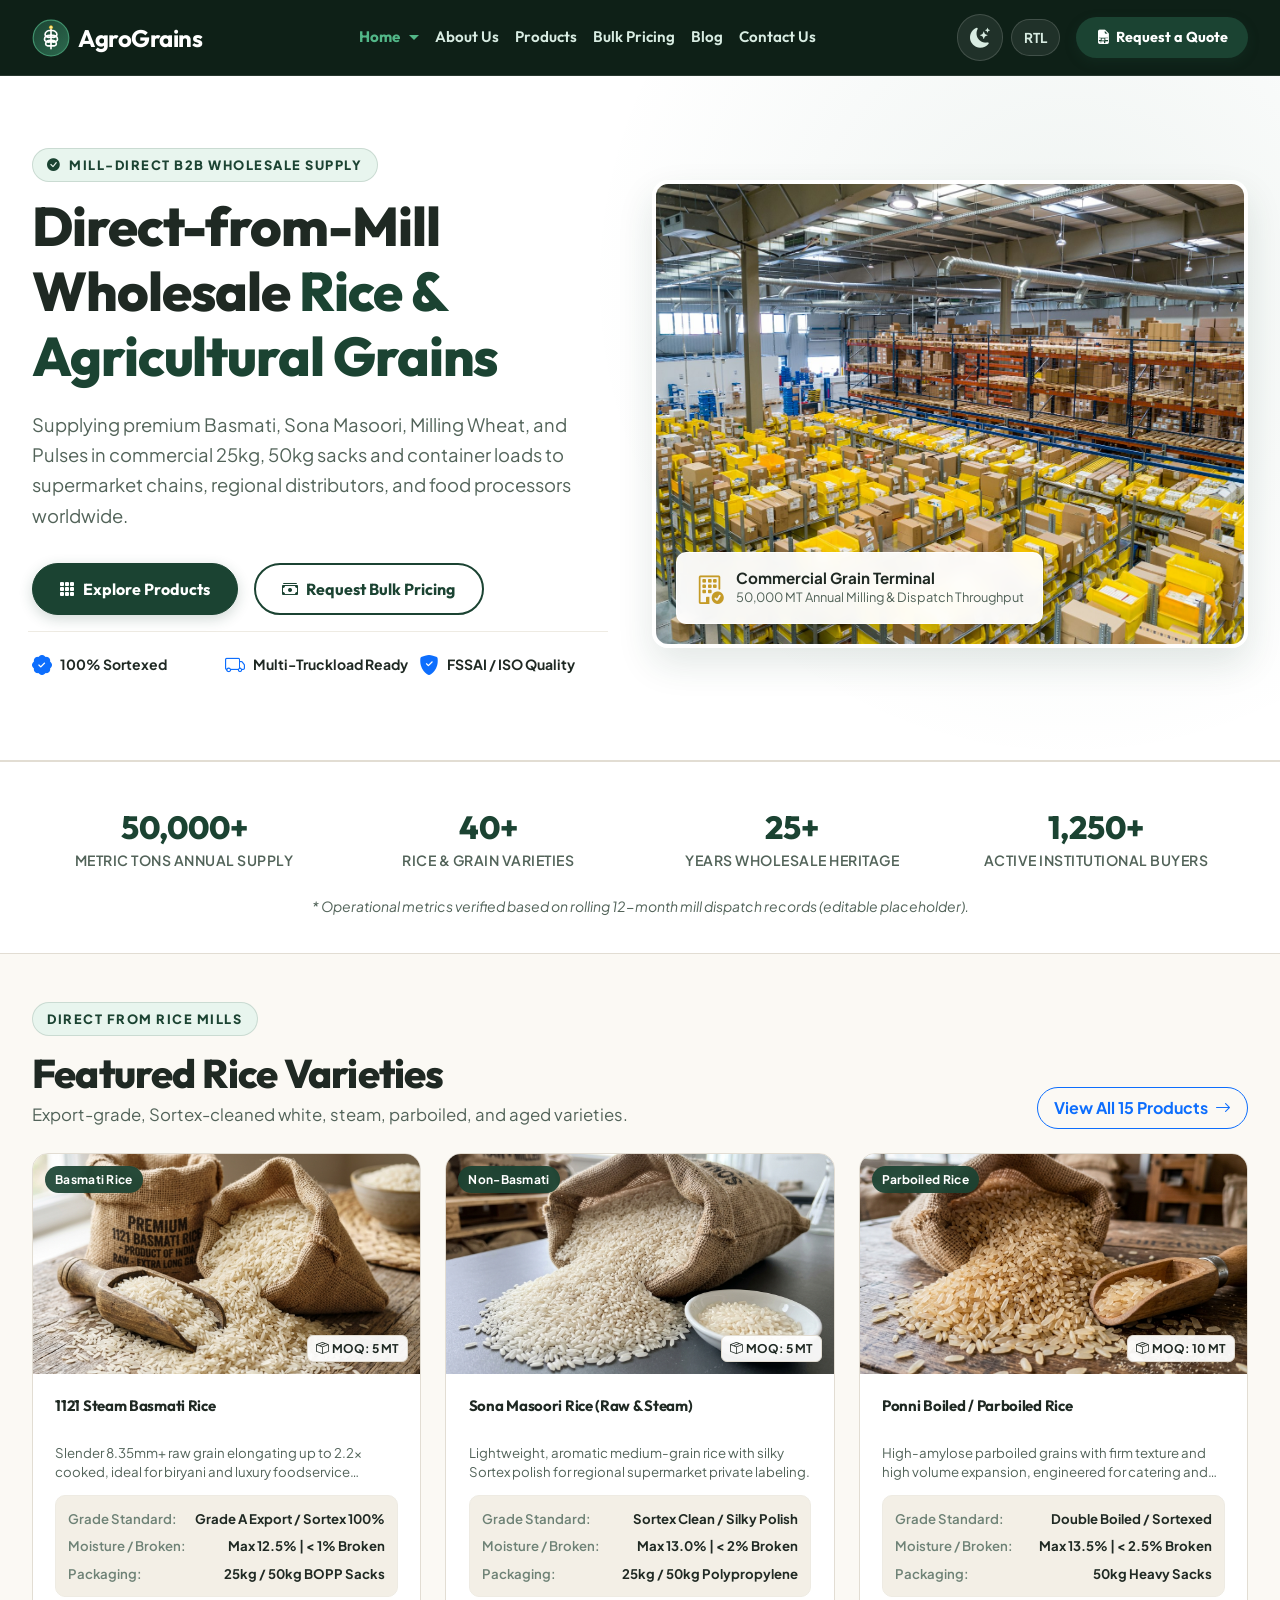
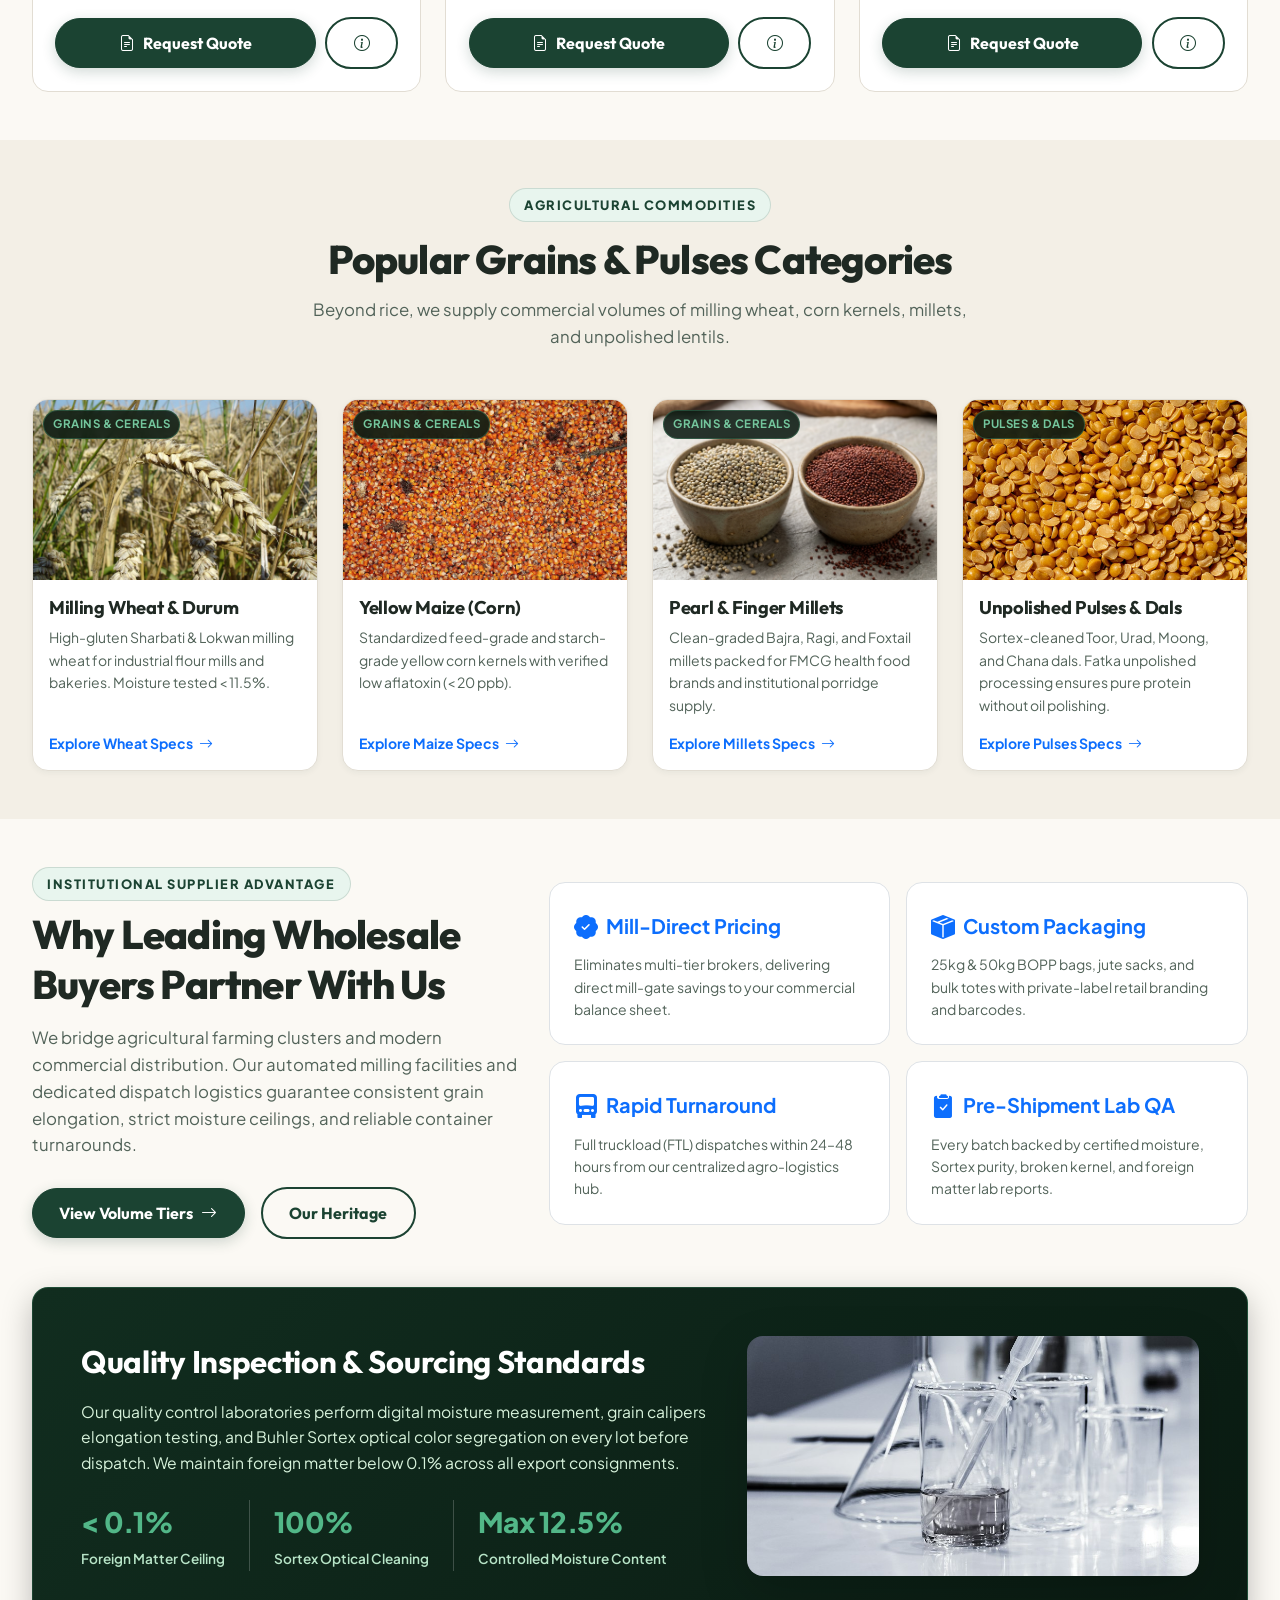
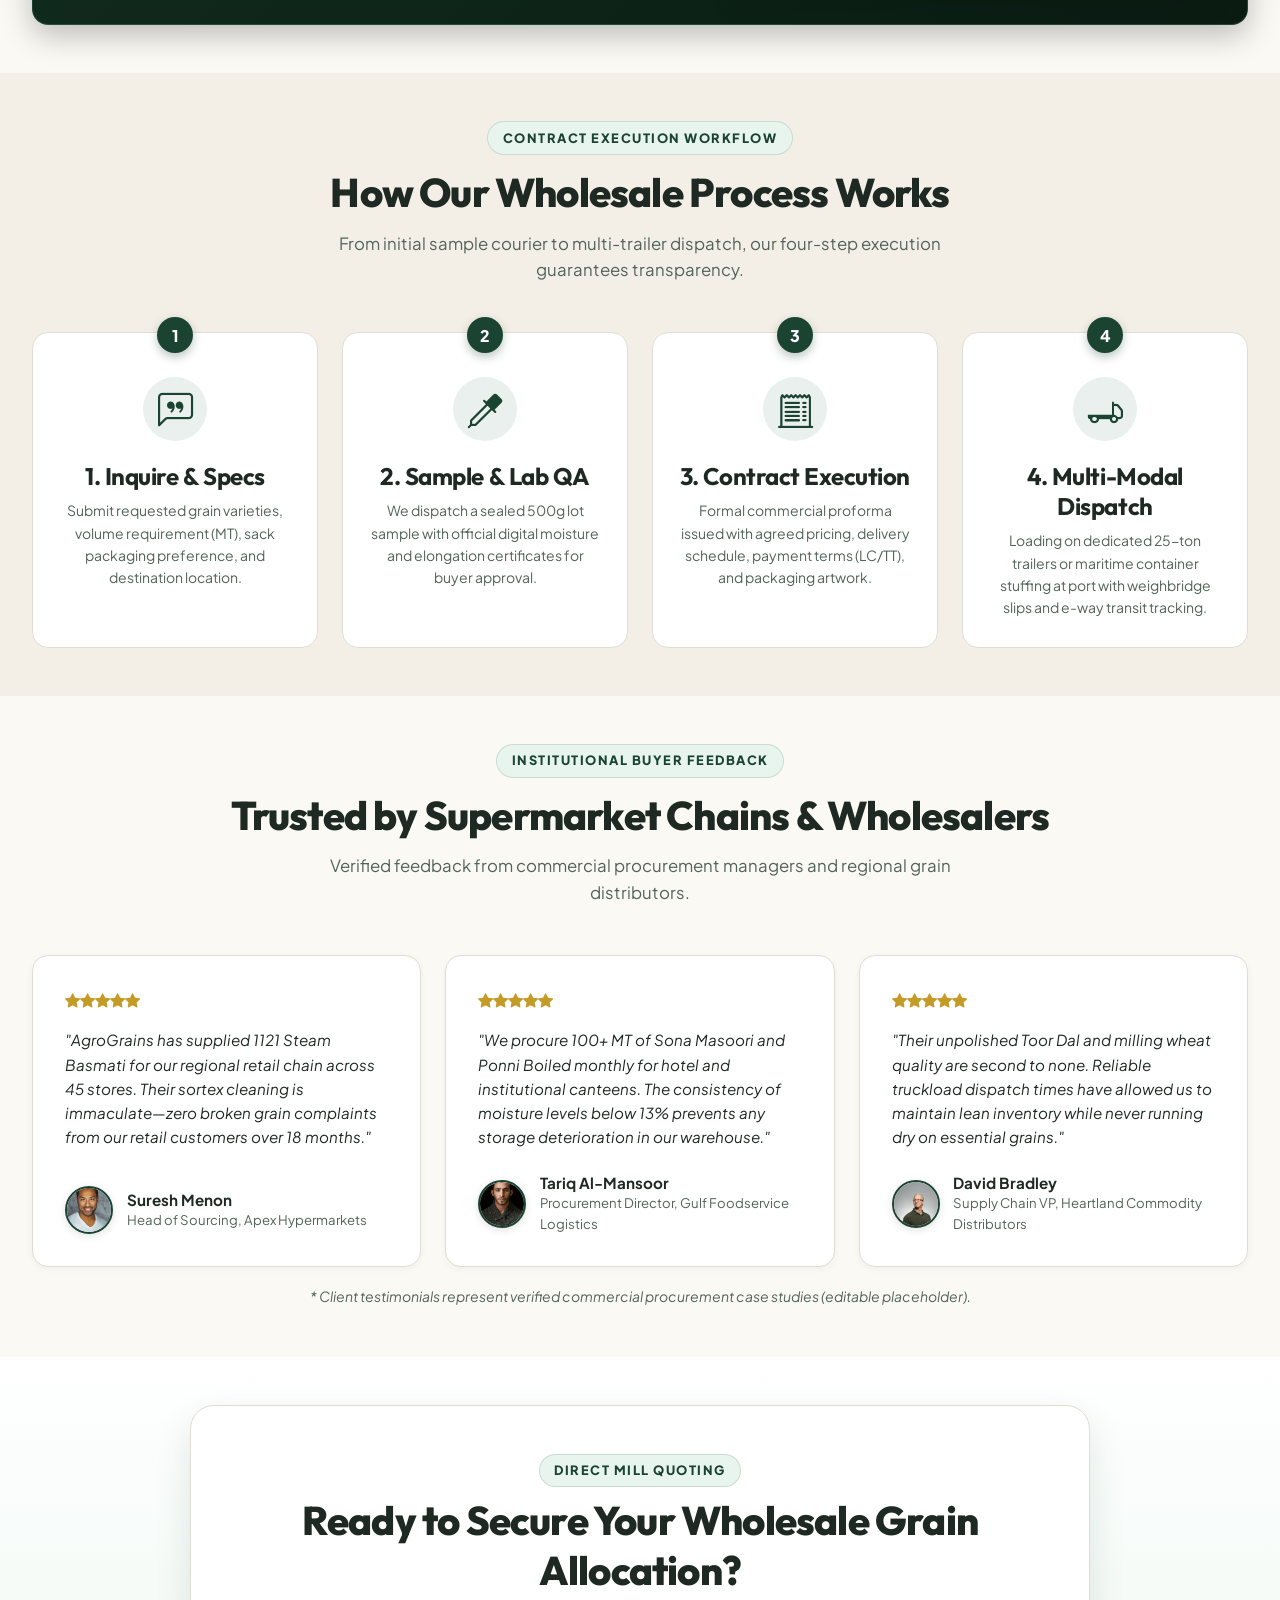
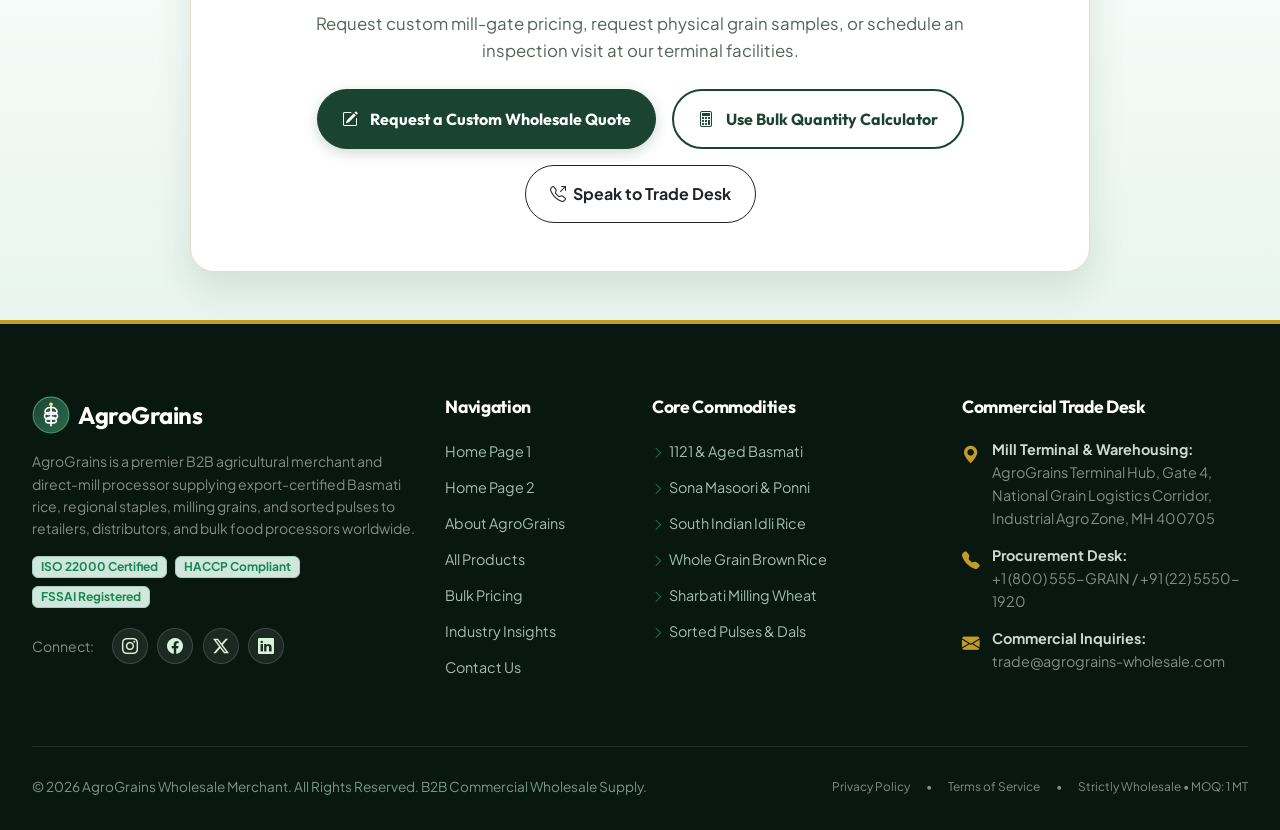
<file: index.html>
<!DOCTYPE html>
<html lang="en" dir="ltr" data-theme="light">
<head>
  <meta charset="UTF-8">
  <meta name="viewport" content="width=device-width, initial-scale=1.0">
  <meta name="description" content="AgroGrains Wholesale - Premier B2B supplier of export-grade Basmati, Sona Masoori, Ponni, Milling Wheat, Corn, and Pulses to supermarkets, distributors, and bulk buyers.">
  <meta name="keywords" content="wholesale rice supplier, bulk grain merchant, basmati rice export, sona masoori wholesale, pulses supplier, 50kg rice sacks, B2B grain trading">
  <title>AgroGrains Wholesale | Direct Mill Rice &amp; Agricultural Grains Merchant</title>

  <!-- Favicon -->
  <link rel="icon" type="image/svg+xml" href="assets/images/favicon.svg">
  <link rel="icon" type="image/png" sizes="32x32" href="assets/images/favicon-32x32.png">
  <link rel="apple-touch-icon" sizes="180x180" href="assets/images/favicon-180x180.png">

  <!-- Bootstrap 5 CSS (Dynamic ID for RTL swapping) -->
  <link id="bootstrap-css" rel="stylesheet" href="https://cdn.jsdelivr.net/npm/bootstrap@5.3.3/dist/css/bootstrap.min.css">
  <!-- Bootstrap Icons -->
  <link rel="stylesheet" href="https://cdn.jsdelivr.net/npm/bootstrap-icons@1.11.3/font/bootstrap-icons.min.css">
  
  <!-- Custom Stylesheets -->
  <link rel="stylesheet" href="css/style.css">
  <link rel="stylesheet" href="css/responsive.css">
</head>
<body>

<!-- Global Single Navigation Bar Across Entire Website -->
  <nav class="navbar navbar-expand-lg wholesale-navbar sticky-top" id="mainWholesaleNavbar" aria-label="Main Wholesale Navigation">
    <div class="container-xl">
      <!-- Brand Logo -->
      <a class="navbar-brand d-flex align-items-center gap-2 text-decoration-none" href="index.html">
        <img src="assets/images/brand-icon.svg" alt="AgroGrains Emblem" width="38" height="38" class="navbar-brand-logo">
        <span class="brand-title text-white fw-bold fs-4" style="color: #ffffff !important; line-height: 1; letter-spacing: -0.02em;">AgroGrains</span>
      </a>

      <!-- Mobile Toggles Group -->
      <div class="d-flex align-items-center gap-2 d-lg-none">
        <button id="theme-toggle-btn-mobile" class="nav-control-btn" type="button" aria-label="Toggle Theme" title="Toggle Theme">
          <i class="bi bi-moon-stars-fill"></i>
        </button>
        <button id="rtl-toggle-btn-mobile" class="nav-control-btn" type="button" aria-label="Toggle RTL" title="Toggle Direction">
          <span class="fw-bold">RTL</span>
        </button>
        <button class="navbar-toggler border-0 shadow-none text-white p-2" type="button" data-bs-toggle="collapse" data-bs-target="#wholesaleNavDropdown" aria-controls="wholesaleNavDropdown" aria-expanded="false" aria-label="Toggle navigation">
          <i class="bi bi-list fs-2 text-white"></i>
        </button>
      </div>

      <!-- Single Navigation Container -->
      <div class="collapse navbar-collapse" id="wholesaleNavDropdown">
        <ul class="navbar-nav mx-auto mb-2 mb-lg-0">
          <!-- Home Dropdown -->
          <li class="nav-item dropdown">
            <a class="nav-link dropdown-toggle active" href="javascript:void(0)" id="homeDropdown" role="button" data-bs-toggle="dropdown" aria-expanded="false">
              Home
            </a>
            <ul class="dropdown-menu shadow-lg" aria-labelledby="homeDropdown">
              <li>
                <a class="dropdown-item active" id="nav-home-1" href="index.html">
                  <i class="bi bi-shop me-2 text-primary"></i> Home Page 1 – General Wholesale
                </a>
              </li>
              <li>
                <a class="dropdown-item" id="nav-home-2" href="home-2.html">
                  <i class="bi bi-globe-americas me-2 text-primary"></i> Home Page 2 – Trading &amp; Distribution
                </a>
              </li>
            </ul>
          </li>
          <li class="nav-item">
            <a class="nav-link" href="about.html">About Us</a>
          </li>
          <li class="nav-item">
            <a class="nav-link" href="products.html">Products</a>
          </li>
          <li class="nav-item">
            <a class="nav-link" href="bulk-pricing.html">Bulk Pricing</a>
          </li>
          <li class="nav-item">
            <a class="nav-link" href="blog.html">Blog</a>
          </li>
          <li class="nav-item">
            <a class="nav-link" href="contact.html">Contact Us</a>
          </li>
        </ul>

        <!-- Action Controls & Quote CTA -->
        <div class="d-flex align-items-center gap-2 nav-actions-group">
          <!-- Theme Toggle (Only Icon) -->
          <button id="theme-toggle-btn" class="nav-control-btn d-none d-lg-inline-flex" type="button" aria-label="Toggle theme" title="Toggle Dark/Light Mode">
            <i class="bi bi-moon-stars-fill"></i>
          </button>
          
          <!-- RTL Toggle (Only Text Name) -->
          <button id="rtl-toggle-btn" class="nav-control-btn d-none d-lg-inline-flex" type="button" aria-label="Toggle RTL reading direction" title="Toggle Direction">
            <span class="fw-bold">RTL</span>
          </button>

          <!-- Request a Quote CTA Button -->
          <button class="nav-quote-btn ms-lg-2" type="button" onclick="openQuoteModal()">
            <i class="bi bi-file-earmark-spreadsheet-fill"></i>
            <span>Request a Quote</span>
          </button>
        </div>
      </div>
    </div>
  </nav>

  <main id="main-content">
    <!-- Hero Section -->
    <section class="hero-home">
      <div class="container-xl">
        <div class="row align-items-center">
          <div class="col-lg-6">
            <div class="pe-lg-4">
              <span class="section-tag"><i class="bi bi-check-circle-fill me-1"></i> Mill-Direct B2B Wholesale Supply</span>
              <h1 class="hero-headline">
                Direct-from-Mill Wholesale <span class="highlight">Rice &amp; Agricultural Grains</span>
              </h1>
              <p class="hero-lead">
                Supplying premium Basmati, Sona Masoori, Milling Wheat, and Pulses in commercial 25kg, 50kg sacks and container loads to supermarket chains, regional distributors, and food processors worldwide.
              </p>
              
              <div class="d-flex flex-wrap gap-3 mb-4 hero-buttons-wrapper">
                <a href="products.html" class="btn btn-wholesale-primary">
                  <i class="bi bi-grid-3x3-gap-fill"></i> Explore Products
                </a>
                <a href="bulk-pricing.html" class="btn btn-wholesale-secondary">
                  <i class="bi bi-cash-stack"></i> Request Bulk Pricing
                </a>
              </div>

              <!-- Quick Highlights Badges -->
              <div class="row g-2 pt-2 border-top border-subtle">
                <div class="col-sm-4 col-6">
                  <div class="d-flex align-items-center gap-2">
                    <i class="bi bi-patch-check-fill text-primary fs-5"></i>
                    <span class="small fw-bold">100% Sortexed</span>
                  </div>
                </div>
                <div class="col-sm-4 col-6">
                  <div class="d-flex align-items-center gap-2">
                    <i class="bi bi-truck text-primary fs-5"></i>
                    <span class="small fw-bold">Multi-Truckload Ready</span>
                  </div>
                </div>
                <div class="col-sm-4 col-12">
                  <div class="d-flex align-items-center gap-2">
                    <i class="bi bi-shield-fill-check text-primary fs-5"></i>
                    <span class="small fw-bold">FSSAI / ISO Quality</span>
                  </div>
                </div>
              </div>

            </div>
          </div>

          <div class="col-lg-6">
            <div class="hero-image-wrapper mt-4 mt-lg-0">
              <!-- Unique Home 1 Hero Warehouse Image -->
              <img src="assets/images/h1-hero-warehouse.jpg" alt="Wholesale Rice and Grains Modern Distribution Warehouse" loading="eager">
              <div class="hero-badge-overlay">
                <i class="bi bi-building-check"></i>
                <div>
                  <div class="badge-title">Commercial Grain Terminal</div>
                  <div class="badge-desc">50,000 MT Annual Milling &amp; Dispatch Throughput</div>
                </div>
              </div>
            </div>
          </div>
        </div>
      </div>
    </section>

    <!-- Wholesale Statistics Counter Strip -->
    <section class="stats-strip">
      <div class="container-xl">
        <div class="row g-0">
          <div class="col-md-3 col-6">
            <div class="stat-item">
              <div class="stat-number">50,000+</div>
              <div class="stat-label">Metric Tons Annual Supply</div>
            </div>
          </div>
          <div class="col-md-3 col-6">
            <div class="stat-item">
              <div class="stat-number">40+</div>
              <div class="stat-label">Rice &amp; Grain Varieties</div>
            </div>
          </div>
          <div class="col-md-3 col-6">
            <div class="stat-item">
              <div class="stat-number">25+</div>
              <div class="stat-label">Years Wholesale Heritage</div>
            </div>
          </div>
          <div class="col-md-3 col-6">
            <div class="stat-item">
              <div class="stat-number">1,250+</div>
              <div class="stat-label">Active Institutional Buyers</div>
            </div>
          </div>
        </div>
        <div class="text-center mt-2">
          <small class="text-muted fst-italic">* Operational metrics verified based on rolling 12-month mill dispatch records (editable placeholder).</small>
        </div>
      </div>
    </section>

    <!-- Featured Rice Varieties Section (Unique Home 1 Images) -->
    <section class="py-5">
      <div class="container-xl">
        <div class="d-flex flex-column flex-md-row justify-content-between align-items-md-end mb-4">
          <div>
            <span class="section-tag">Direct From Rice Mills</span>
            <h2 class="section-title mb-1">Featured Rice Varieties</h2>
            <p class="section-subtitle mb-0 ms-0">Export-grade, Sortex-cleaned white, steam, parboiled, and aged varieties.</p>
          </div>
          <div class="mt-3 mt-md-0">
            <a href="products.html" class="btn btn-outline-primary rounded-pill px-3 py-2 fw-bold">
              View All 15 Products <i class="bi bi-arrow-right ms-1"></i>
            </a>
          </div>
        </div>

        <div class="row g-4">
          <!-- Featured 1: 1121 Basmati -->
          <div class="col-lg-4 col-md-6">
            <div class="wholesale-product-card">
              <div class="product-card-img-wrapper">
                <img src="assets/images/prod-basmati-1121.jpg" alt="1121 Steam Basmati Rice" loading="lazy">
                <span class="product-category-badge">Basmati Rice</span>
                <span class="product-moq-badge"><i class="bi bi-box-seam me-1"></i>MOQ: 5 MT</span>
              </div>
              <div class="product-card-body">
                <h3 class="product-card-title">1121 Steam Basmati Rice</h3>
                <p class="product-card-desc">Slender 8.35mm+ raw grain elongating up to 2.2x cooked, ideal for biryani and luxury foodservice packaging.</p>
                <div class="product-specs-list">
                  <div class="product-spec-row">
                    <span class="product-spec-label">Grade Standard:</span>
                    <span class="product-spec-value">Grade A Export / Sortex 100%</span>
                  </div>
                  <div class="product-spec-row">
                    <span class="product-spec-label">Moisture / Broken:</span>
                    <span class="product-spec-value">Max 12.5% | &lt; 1% Broken</span>
                  </div>
                  <div class="product-spec-row">
                    <span class="product-spec-label">Packaging:</span>
                    <span class="product-spec-value">25kg / 50kg BOPP Sacks</span>
                  </div>
                </div>
                <div class="product-card-footer">
                  <button class="btn btn-wholesale-primary flex-grow-1" onclick="openQuoteModal('1121 Steam Basmati Rice')">
                    <i class="bi bi-file-earmark-text"></i> Request Quote
                  </button>
                  <a href="products.html?category=basmati&search=1121" class="btn btn-wholesale-secondary" title="View details in catalog">
                    <i class="bi bi-info-circle"></i>
                  </a>
                </div>
              </div>
            </div>
          </div>

          <!-- Featured 2: Sona Masoori -->
          <div class="col-lg-4 col-md-6">
            <div class="wholesale-product-card">
              <div class="product-card-img-wrapper">
                <img src="assets/images/prod-sona-masoori.jpg" alt="Sona Masoori Raw and Steam Rice" loading="lazy">
                <span class="product-category-badge">Non-Basmati</span>
                <span class="product-moq-badge"><i class="bi bi-box-seam me-1"></i>MOQ: 5 MT</span>
              </div>
              <div class="product-card-body">
                <h3 class="product-card-title">Sona Masoori Rice (Raw &amp; Steam)</h3>
                <p class="product-card-desc">Lightweight, aromatic medium-grain rice with silky Sortex polish for regional supermarket private labeling.</p>
                <div class="product-specs-list">
                  <div class="product-spec-row">
                    <span class="product-spec-label">Grade Standard:</span>
                    <span class="product-spec-value">Sortex Clean / Silky Polish</span>
                  </div>
                  <div class="product-spec-row">
                    <span class="product-spec-label">Moisture / Broken:</span>
                    <span class="product-spec-value">Max 13.0% | &lt; 2% Broken</span>
                  </div>
                  <div class="product-spec-row">
                    <span class="product-spec-label">Packaging:</span>
                    <span class="product-spec-value">25kg / 50kg Polypropylene</span>
                  </div>
                </div>
                <div class="product-card-footer">
                  <button class="btn btn-wholesale-primary flex-grow-1" onclick="openQuoteModal('Sona Masoori Rice (Raw & Steam)')">
                    <i class="bi bi-file-earmark-text"></i> Request Quote
                  </button>
                  <a href="products.html?category=non-basmati&search=sona" class="btn btn-wholesale-secondary" title="View details in catalog">
                    <i class="bi bi-info-circle"></i>
                  </a>
                </div>
              </div>
            </div>
          </div>

          <!-- Featured 3: Ponni Boiled -->
          <div class="col-lg-4 col-md-6">
            <div class="wholesale-product-card">
              <div class="product-card-img-wrapper">
                <img src="assets/images/prod-ponni-boiled.jpg" alt="Ponni Boiled Parboiled Rice" loading="lazy">
                <span class="product-category-badge">Parboiled Rice</span>
                <span class="product-moq-badge"><i class="bi bi-box-seam me-1"></i>MOQ: 10 MT</span>
              </div>
              <div class="product-card-body">
                <h3 class="product-card-title">Ponni Boiled / Parboiled Rice</h3>
                <p class="product-card-desc">High-amylose parboiled grains with firm texture and high volume expansion, engineered for catering and mess halls.</p>
                <div class="product-specs-list">
                  <div class="product-spec-row">
                    <span class="product-spec-label">Grade Standard:</span>
                    <span class="product-spec-value">Double Boiled / Sortexed</span>
                  </div>
                  <div class="product-spec-row">
                    <span class="product-spec-label">Moisture / Broken:</span>
                    <span class="product-spec-value">Max 13.5% | &lt; 2.5% Broken</span>
                  </div>
                  <div class="product-spec-row">
                    <span class="product-spec-label">Packaging:</span>
                    <span class="product-spec-value">50kg Heavy Sacks</span>
                  </div>
                </div>
                <div class="product-card-footer">
                  <button class="btn btn-wholesale-primary flex-grow-1" onclick="openQuoteModal('Ponni Boiled / Parboiled Rice')">
                    <i class="bi bi-file-earmark-text"></i> Request Quote
                  </button>
                  <a href="products.html?category=non-basmati&search=ponni" class="btn btn-wholesale-secondary" title="View details in catalog">
                    <i class="bi bi-info-circle"></i>
                  </a>
                </div>
              </div>
            </div>
          </div>
        </div>
      </div>
    </section>

    <!-- Popular Grains & Pulses Categories Preview (Updated with Dedicated Product Images & Functional Links) -->
    <section class="py-5 bg-muted">
      <div class="container-xl">
        <div class="text-center mb-5">
          <span class="section-tag">Agricultural Commodities</span>
          <h2 class="section-title">Popular Grains &amp; Pulses Categories</h2>
          <p class="section-subtitle">Beyond rice, we supply commercial volumes of milling wheat, corn kernels, millets, and unpolished lentils.</p>
        </div>

        <div class="row g-4">
          <!-- Commodity 1: Milling Wheat & Durum -->
          <div class="col-lg-3 col-sm-6">
            <div class="commodity-preview-card h-100 d-flex flex-column">
              <div class="commodity-card-img-wrap">
                <img src="assets/images/prod-wheat-milling.jpg" alt="Milling Wheat &amp; Durum Grains" loading="lazy">
                <span class="commodity-tag">Grains &amp; Cereals</span>
              </div>
              <div class="commodity-card-body d-flex flex-column flex-grow-1 p-3">
                <h4 class="commodity-title">Milling Wheat &amp; Durum</h4>
                <p class="commodity-desc text-muted small flex-grow-1 mb-3">High-gluten Sharbati &amp; Lokwan milling wheat for industrial flour mills and bakeries. Moisture tested &lt; 11.5%.</p>
                <a href="products.html?category=grains&search=wheat" class="explore-commodity-link mt-auto fw-bold text-primary small text-decoration-none">
                  Explore Wheat Specs <i class="bi bi-arrow-right ms-1"></i>
                </a>
              </div>
            </div>
          </div>

          <!-- Commodity 2: Yellow Maize (Corn) -->
          <div class="col-lg-3 col-sm-6">
            <div class="commodity-preview-card h-100 d-flex flex-column">
              <div class="commodity-card-img-wrap">
                <img src="assets/images/prod-yellow-maize.jpg" alt="Yellow Grain Maize Corn" loading="lazy">
                <span class="commodity-tag">Grains &amp; Cereals</span>
              </div>
              <div class="commodity-card-body d-flex flex-column flex-grow-1 p-3">
                <h4 class="commodity-title">Yellow Maize (Corn)</h4>
                <p class="commodity-desc text-muted small flex-grow-1 mb-3">Standardized feed-grade and starch-grade yellow corn kernels with verified low aflatoxin (&lt; 20 ppb).</p>
                <a href="products.html?category=grains&search=maize" class="explore-commodity-link mt-auto fw-bold text-primary small text-decoration-none">
                  Explore Maize Specs <i class="bi bi-arrow-right ms-1"></i>
                </a>
              </div>
            </div>
          </div>

          <!-- Commodity 3: Pearl & Finger Millets -->
          <div class="col-lg-3 col-sm-6">
            <div class="commodity-preview-card h-100 d-flex flex-column">
              <div class="commodity-card-img-wrap">
                <img src="assets/images/prod-millet-grains.jpg" alt="Pearl Bajra and Finger Ragi Millets" loading="lazy">
                <span class="commodity-tag">Grains &amp; Cereals</span>
              </div>
              <div class="commodity-card-body d-flex flex-column flex-grow-1 p-3">
                <h4 class="commodity-title">Pearl &amp; Finger Millets</h4>
                <p class="commodity-desc text-muted small flex-grow-1 mb-3">Clean-graded Bajra, Ragi, and Foxtail millets packed for FMCG health food brands and institutional porridge supply.</p>
                <a href="products.html?category=grains&search=millet" class="explore-commodity-link mt-auto fw-bold text-primary small text-decoration-none">
                  Explore Millets Specs <i class="bi bi-arrow-right ms-1"></i>
                </a>
              </div>
            </div>
          </div>

          <!-- Commodity 4: Unpolished Pulses & Dals -->
          <div class="col-lg-3 col-sm-6">
            <div class="commodity-preview-card h-100 d-flex flex-column">
              <div class="commodity-card-img-wrap">
                <img src="assets/images/prod-toor-dal.jpg" alt="Unpolished Pulses and Split Dals" loading="lazy">
                <span class="commodity-tag">Pulses &amp; Dals</span>
              </div>
              <div class="commodity-card-body d-flex flex-column flex-grow-1 p-3">
                <h4 class="commodity-title">Unpolished Pulses &amp; Dals</h4>
                <p class="commodity-desc text-muted small flex-grow-1 mb-3">Sortex-cleaned Toor, Urad, Moong, and Chana dals. Fatka unpolished processing ensures pure protein without oil polishing.</p>
                <a href="products.html?category=pulses" class="explore-commodity-link mt-auto fw-bold text-primary small text-decoration-none">
                  Explore Pulses Specs <i class="bi bi-arrow-right ms-1"></i>
                </a>
              </div>
            </div>
          </div>
        </div>
      </div>
    </section>

    <!-- Why Choose Us & Sourcing Highlights -->
    <section class="py-5">
      <div class="container-xl">
        <div class="row align-items-center g-4 mb-5">
          <div class="col-lg-5">
            <span class="section-tag mb-2">Institutional Supplier Advantage</span>
            <h2 class="section-title mb-3">Why Leading Wholesale Buyers Partner With Us</h2>
            <p class="section-subtitle mb-4">
              We bridge agricultural farming clusters and modern commercial distribution. Our automated milling facilities and dedicated dispatch logistics guarantee consistent grain elongation, strict moisture ceilings, and reliable container turnarounds.
            </p>
            <div class="d-flex align-items-center gap-3 pt-1">
              <a href="bulk-pricing.html" class="btn btn-wholesale-primary">
                <span>View Volume Tiers</span>
                <i class="bi bi-arrow-right"></i>
              </a>
              <a href="about.html" class="btn btn-wholesale-secondary">
                <span>Our Heritage</span>
              </a>
            </div>
          </div>
          <div class="col-lg-7">
            <div class="row g-3">
              <div class="col-sm-6 d-flex">
                <div class="advantage-feature-box w-100 p-4 rounded-4 bg-surface border d-flex flex-column">
                  <div class="d-flex align-items-center gap-2 text-primary fw-bold fs-5 mb-2">
                    <i class="bi bi-patch-check-fill fs-4"></i>
                    <span>Mill-Direct Pricing</span>
                  </div>
                  <p class="small text-muted mb-0 flex-grow-1">
                    Eliminates multi-tier brokers, delivering direct mill-gate savings to your commercial balance sheet.
                  </p>
                </div>
              </div>
              <div class="col-sm-6 d-flex">
                <div class="advantage-feature-box w-100 p-4 rounded-4 bg-surface border d-flex flex-column">
                  <div class="d-flex align-items-center gap-2 text-primary fw-bold fs-5 mb-2">
                    <i class="bi bi-box-seam-fill fs-4"></i>
                    <span>Custom Packaging</span>
                  </div>
                  <p class="small text-muted mb-0 flex-grow-1">
                    25kg &amp; 50kg BOPP bags, jute sacks, and bulk totes with private-label retail branding and barcodes.
                  </p>
                </div>
              </div>
              <div class="col-sm-6 d-flex">
                <div class="advantage-feature-box w-100 p-4 rounded-4 bg-surface border d-flex flex-column">
                  <div class="d-flex align-items-center gap-2 text-primary fw-bold fs-5 mb-2">
                    <i class="bi bi-truck-front-fill fs-4"></i>
                    <span>Rapid Turnaround</span>
                  </div>
                  <p class="small text-muted mb-0 flex-grow-1">
                    Full truckload (FTL) dispatches within 24–48 hours from our centralized agro-logistics hub.
                  </p>
                </div>
              </div>
              <div class="col-sm-6 d-flex">
                <div class="advantage-feature-box w-100 p-4 rounded-4 bg-surface border d-flex flex-column">
                  <div class="d-flex align-items-center gap-2 text-primary fw-bold fs-5 mb-2">
                    <i class="bi bi-clipboard2-check-fill fs-4"></i>
                    <span>Pre-Shipment Lab QA</span>
                  </div>
                  <p class="small text-muted mb-0 flex-grow-1">
                    Every batch backed by certified moisture, Sortex purity, broken kernel, and foreign matter lab reports.
                  </p>
                </div>
              </div>
            </div>
          </div>
        </div>

        <!-- Quality & Sourcing Highlights Banner (Unique Quality Inspection Image) -->
        <div class="card border-0 rounded-4 overflow-hidden shadow-sm quality-sourcing-banner">
          <div class="card-body p-4 p-md-5">
            <div class="row align-items-center">
              <div class="col-lg-7">
                <h3 class="fw-bold mb-3 banner-title">Quality Inspection &amp; Sourcing Standards</h3>
                <p class="banner-desc mb-4">
                  Our quality control laboratories perform digital moisture measurement, grain calipers elongation testing, and Buhler Sortex optical color segregation on every lot before dispatch. We maintain foreign matter below 0.1% across all export consignments.
                </p>
                <div class="d-flex flex-wrap gap-4 align-items-center">
                  <div class="banner-stat-box">
                    <span class="banner-stat-value d-block">&lt; 0.1%</span>
                    <span class="banner-stat-label">Foreign Matter Ceiling</span>
                  </div>
                  <div class="banner-divider ps-4 banner-stat-box">
                    <span class="banner-stat-value d-block">100%</span>
                    <span class="banner-stat-label">Sortex Optical Cleaning</span>
                  </div>
                  <div class="banner-divider ps-4 banner-stat-box">
                    <span class="banner-stat-value d-block">Max 12.5%</span>
                    <span class="banner-stat-label">Controlled Moisture Content</span>
                  </div>
                </div>
              </div>
              <div class="col-lg-5 text-center text-lg-end mt-4 mt-lg-0">
                <img src="assets/images/h1-quality-inspection.jpg" alt="Grain Quality Testing Lab" class="rounded-4 img-fluid shadow-lg" style="max-height: 240px; width: 100%; object-fit: cover;">
              </div>
            </div>
          </div>
        </div>
      </div>
    </section>

    <!-- How Our Wholesale Process Works -->
    <section class="py-5 bg-muted">
      <div class="container-xl">
        <div class="text-center mb-5">
          <span class="section-tag">Contract Execution Workflow</span>
          <h2 class="section-title">How Our Wholesale Process Works</h2>
          <p class="section-subtitle">From initial sample courier to multi-trailer dispatch, our four-step execution guarantees transparency.</p>
        </div>

        <div class="row g-4">
          <!-- Step 1 -->
          <div class="col-lg-3 col-sm-6">
            <div class="process-step-card">
              <div class="process-step-number">1</div>
              <div class="process-icon"><i class="bi bi-chat-left-quote"></i></div>
              <h4 class="fw-bold mb-2">1. Inquire &amp; Specs</h4>
              <p class="small text-muted mb-0">Submit requested grain varieties, volume requirement (MT), sack packaging preference, and destination location.</p>
            </div>
          </div>

          <!-- Step 2 -->
          <div class="col-lg-3 col-sm-6">
            <div class="process-step-card">
              <div class="process-step-number">2</div>
              <div class="process-icon"><i class="bi bi-eyedropper"></i></div>
              <h4 class="fw-bold mb-2">2. Sample &amp; Lab QA</h4>
              <p class="small text-muted mb-0">We dispatch a sealed 500g lot sample with official digital moisture and elongation certificates for buyer approval.</p>
            </div>
          </div>

          <!-- Step 3 -->
          <div class="col-lg-3 col-sm-6">
            <div class="process-step-card">
              <div class="process-step-number">3</div>
              <div class="process-icon"><i class="bi bi-receipt-cutoff"></i></div>
              <h4 class="fw-bold mb-2">3. Contract Execution</h4>
              <p class="small text-muted mb-0">Formal commercial proforma issued with agreed pricing, delivery schedule, payment terms (LC/TT), and packaging artwork.</p>
            </div>
          </div>

          <!-- Step 4 -->
          <div class="col-lg-3 col-sm-6">
            <div class="process-step-card">
              <div class="process-step-number">4</div>
              <div class="process-icon"><i class="bi bi-truck-flatbed"></i></div>
              <h4 class="fw-bold mb-2">4. Multi-Modal Dispatch</h4>
              <p class="small text-muted mb-0">Loading on dedicated 25-ton trailers or maritime container stuffing at port with weighbridge slips and e-way transit tracking.</p>
            </div>
          </div>
        </div>
      </div>
    </section>

    <!-- B2B Customer Testimonials Section -->
    <section class="py-5">
      <div class="container-xl">
        <div class="text-center mb-5">
          <span class="section-tag">Institutional Buyer Feedback</span>
          <h2 class="section-title">Trusted by Supermarket Chains &amp; Wholesalers</h2>
          <p class="section-subtitle">Verified feedback from commercial procurement managers and regional grain distributors.</p>
        </div>

        <div class="row g-4">
          <!-- Review 1 -->
          <div class="col-lg-4 col-md-6">
            <div class="testimonial-b2b-card">
              <div>
                <div class="testimonial-rating">
                  <i class="bi bi-star-fill"></i><i class="bi bi-star-fill"></i><i class="bi bi-star-fill"></i><i class="bi bi-star-fill"></i><i class="bi bi-star-fill"></i>
                </div>
                <p class="testimonial-quote">
                  "AgroGrains has supplied 1121 Steam Basmati for our regional retail chain across 45 stores. Their sortex cleaning is immaculate—zero broken grain complaints from our retail customers over 18 months."
                </p>
              </div>
              <div class="client-meta">
                <img src="assets/images/avatar-suresh-menon.jpg" alt="Suresh Menon" class="client-avatar-img">
                <div>
                  <div class="client-name">Suresh Menon</div>
                  <div class="client-role">Head of Sourcing, Apex Hypermarkets</div>
                </div>
              </div>
            </div>
          </div>

          <!-- Review 2 -->
          <div class="col-lg-4 col-md-6">
            <div class="testimonial-b2b-card">
              <div>
                <div class="testimonial-rating">
                  <i class="bi bi-star-fill"></i><i class="bi bi-star-fill"></i><i class="bi bi-star-fill"></i><i class="bi bi-star-fill"></i><i class="bi bi-star-fill"></i>
                </div>
                <p class="testimonial-quote">
                  "We procure 100+ MT of Sona Masoori and Ponni Boiled monthly for hotel and institutional canteens. The consistency of moisture levels below 13% prevents any storage deterioration in our warehouse."
                </p>
              </div>
              <div class="client-meta">
                <img src="assets/images/avatar-tariq-al-mansoor.jpg" alt="Tariq Al-Mansoor" class="client-avatar-img">
                <div>
                  <div class="client-name">Tariq Al-Mansoor</div>
                  <div class="client-role">Procurement Director, Gulf Foodservice Logistics</div>
                </div>
              </div>
            </div>
          </div>

          <!-- Review 3 -->
          <div class="col-lg-4 col-md-12">
            <div class="testimonial-b2b-card">
              <div>
                <div class="testimonial-rating">
                  <i class="bi bi-star-fill"></i><i class="bi bi-star-fill"></i><i class="bi bi-star-fill"></i><i class="bi bi-star-fill"></i><i class="bi bi-star-fill"></i>
                </div>
                <p class="testimonial-quote">
                  "Their unpolished Toor Dal and milling wheat quality are second to none. Reliable truckload dispatch times have allowed us to maintain lean inventory while never running dry on essential grains."
                </p>
              </div>
              <div class="client-meta">
                <img src="assets/images/avatar-david-bradley.jpg" alt="David Bradley" class="client-avatar-img">
                <div>
                  <div class="client-name">David Bradley</div>
                  <div class="client-role">Supply Chain VP, Heartland Commodity Distributors</div>
                </div>
              </div>
            </div>
          </div>
        </div>
        <div class="text-center mt-3">
          <small class="text-muted fst-italic">* Client testimonials represent verified commercial procurement case studies (editable placeholder).</small>
        </div>
      </div>
    </section>

    <!-- Final Bulk Enquiry CTA Section -->
    <section class="py-5" style="background: linear-gradient(180deg, var(--bg-surface) 0%, var(--primary-subtle) 100%);">
      <div class="container-xl">
        <div class="quote-form-card mx-auto text-center p-4 p-md-5" style="max-width: 900px;">
          <span class="section-tag mb-2">Direct Mill Quoting</span>
          <h2 class="section-title mb-3">Ready to Secure Your Wholesale Grain Allocation?</h2>
          <p class="section-subtitle mb-4">
            Request custom mill-gate pricing, request physical grain samples, or schedule an inspection visit at our terminal facilities.
          </p>
          <div class="d-flex flex-wrap justify-content-center gap-3">
            <button class="btn btn-wholesale-primary px-4 py-3" onclick="openQuoteModal()">
              <i class="bi bi-pencil-square me-1"></i> Request a Custom Wholesale Quote
            </button>
            <a href="bulk-pricing.html" class="btn btn-wholesale-secondary px-4 py-3">
              <i class="bi bi-calculator me-1"></i> Use Bulk Quantity Calculator
            </a>
            <a href="contact.html" class="btn btn-outline-dark rounded-pill px-4 py-3 fw-bold">
              <i class="bi bi-telephone-outbound me-1"></i> Speak to Trade Desk
            </a>
          </div>
        </div>
      </div>
    </section>
  </main>

  <!-- Global Reusable Wholesale Quotation Modal -->
  <div class="modal fade" id="globalQuoteModal" tabindex="-1" aria-labelledby="globalQuoteModalLabel" aria-hidden="true">
    <div class="modal-dialog modal-dialog-centered modal-lg">
      <div class="modal-content">
        <div class="modal-header">
          <div>
            <h5 class="modal-title fw-bold" id="globalQuoteModalLabel">Request Official Wholesale Quotation</h5>
            <div class="small text-muted">B2B commercial quotation dossier dispatched within 4 business hours</div>
          </div>
          <button type="button" class="btn-close shadow-none" data-bs-dismiss="modal" aria-label="Close"></button>
        </div>
        <div class="modal-body p-4">
          <form id="global-modal-quote-form" novalidate>
            <div class="row g-3">
              <div class="col-md-6">
                <label for="modalQuoteName" class="form-label">Representative Name *</label>
                <input type="text" class="form-control" id="modalQuoteName" placeholder="e.g. John Doe" required>
                <div class="invalid-feedback">Valid alphabetic name required.</div>
              </div>
              <div class="col-md-6">
                <label for="modalQuoteCompany" class="form-label">Registered Business Name *</label>
                <input type="text" class="form-control" id="modalQuoteCompany" placeholder="e.g. Global Foods Ltd" required>
                <div class="invalid-feedback">Company name is required.</div>
              </div>
              <div class="col-md-6">
                <label for="modalQuoteEmail" class="form-label">Business Email Address *</label>
                <input type="email" class="form-control" id="modalQuoteEmail" placeholder="procurement@company.com" required>
                <div class="invalid-feedback">Valid business email required.</div>
              </div>
              <div class="col-md-6">
                <label for="modalQuotePhone" class="form-label">Phone Number *</label>
                <input type="tel" class="form-control" id="modalQuotePhone" placeholder="+1 (555) 234-5678" required>
                <div class="invalid-feedback">Valid phone format required (no letters).</div>
              </div>
              <div class="col-md-6">
                <label for="modalQuoteProduct" class="form-label">Grain / Rice Variety *</label>
                <select class="form-select" id="modalQuoteProduct" required>
                  <option value="" selected>Select Grain Variety...</option>
                  <option value="1121 Steam Basmati Rice">1121 Steam Basmati Rice</option>
                  <option value="Traditional Aged Basmati Rice">Traditional Aged Basmati Rice</option>
                  <option value="Sona Masoori Rice (Raw & Steam)">Sona Masoori Rice (Raw & Steam)</option>
                  <option value="Ponni Boiled / Parboiled Rice">Ponni Boiled / Parboiled Rice</option>
                  <option value="South Indian Idli Rice">South Indian Idli Rice</option>
                  <option value="Premium Brown Rice">Premium Brown Rice</option>
                  <option value="Raw White Rice (IR64 / PR11)">Raw White Rice (IR64 / PR11)</option>
                  <option value="Single Boiled Golden Rice">Single Boiled Golden Rice</option>
                  <option value="Milling Wheat (Sharbati & Durum)">Milling Wheat (Sharbati & Durum)</option>
                  <option value="Yellow Grain Maize">Yellow Grain Maize</option>
                  <option value="Pearl & Finger Millet">Pearl & Finger Millet</option>
                  <option value="Premium Toor Dal">Premium Toor Dal (Yellow Split)</option>
                  <option value="Urad Dal (Split & Whole)">Urad Dal (Split & Whole)</option>
                  <option value="Moong Dal (Yellow & Green)">Moong Dal (Yellow & Green)</option>
                  <option value="Chana Dal & Chickpeas">Chana Dal & Chickpeas</option>
                </select>
                <div class="invalid-feedback">Please select a product.</div>
              </div>
              <div class="col-md-6">
                <label for="modalQuoteQty" class="form-label">Required Quantity *</label>
                <select class="form-select" id="modalQuoteQty" required>
                  <option value="" selected>Choose Volume Bracket...</option>
                  <option value="1 - 5 MT (Sample Commercial Lot)">1 - 5 MT (Sample Commercial Lot)</option>
                  <option value="5 - 15 MT (Multi-Pallet Lot)">5 - 15 MT (Multi-Pallet Lot)</option>
                  <option value="25 MT (Full Truckload FTL)">25 MT (Full Truckload FTL)</option>
                  <option value="50+ MT (Multi-Trailer Schedule)">50+ MT (Multi-Trailer Schedule)</option>
                  <option value="100+ MT (Rake / Maritime Container Export)">100+ MT (Rake / Maritime Container Export)</option>
                </select>
                <div class="invalid-feedback">Please specify volume bracket.</div>
              </div>
              <div class="col-12">
                <label for="modalQuoteNotes" class="form-label">Packaging &amp; Delivery Destination Note</label>
                <textarea class="form-control" id="modalQuoteNotes" rows="3" placeholder="Specify packaging (25kg BOPP, 50kg PP, 1 MT Jumbo) and destination port or warehouse city..."></textarea>
              </div>
            </div>
            <div class="mt-4 text-end">
              <button type="button" class="btn btn-secondary rounded-pill px-3" data-bs-dismiss="modal">Cancel</button>
              <button type="submit" class="btn btn-wholesale-primary px-4">
                <i class="bi bi-send-fill me-1"></i> Transmit Quote Request
              </button>
            </div>
          </form>
        </div>
      </div>
    </div>
  </div>

  <!-- Global Footer -->
  <footer class="wholesale-footer">
    <div class="container-xl">
      <div class="row g-4">
        <!-- Brand & Bio -->
        <div class="col-lg-4 col-md-6">
          <a class="footer-brand d-flex align-items-center gap-2 mb-3 text-decoration-none" href="index.html">
            <img src="assets/images/brand-icon.svg" alt="AgroGrains Emblem" width="38" height="38" class="brand-logo-img">
            <span class="brand-title text-white fw-bold fs-4" style="line-height: 1; letter-spacing: -0.02em;">AgroGrains</span>
          </a>
          <p class="text-white-50 small mb-3">
            AgroGrains is a premier B2B agricultural merchant and direct-mill processor supplying export-certified Basmati rice, regional staples, milling grains, and sorted pulses to retailers, distributors, and bulk food processors worldwide.
          </p>
          <div class="d-flex flex-wrap align-items-center gap-2 mb-3">
            <span class="badge bg-success-subtle text-success border border-success-subtle px-2 py-1">ISO 22000 Certified</span>
            <span class="badge bg-success-subtle text-success border border-success-subtle px-2 py-1">HACCP Compliant</span>
            <span class="badge bg-success-subtle text-success border border-success-subtle px-2 py-1">FSSAI Registered</span>
          </div>
          <!-- Official Social Channels -->
          <div class="footer-social-links pt-1">
            <span class="small text-white-50 me-2">Connect:</span>
            <a href="https://www.instagram.com" target="_blank" rel="noopener noreferrer" class="social-icon-btn" aria-label="Follow AgroGrains on Instagram" title="Instagram">
              <i class="bi bi-instagram"></i>
            </a>
            <a href="https://www.facebook.com" target="_blank" rel="noopener noreferrer" class="social-icon-btn" aria-label="Follow AgroGrains on Facebook" title="Facebook">
              <i class="bi bi-facebook"></i>
            </a>
            <a href="https://twitter.com" target="_blank" rel="noopener noreferrer" class="social-icon-btn" aria-label="Follow AgroGrains on X (Twitter)" title="X (Twitter)">
              <i class="bi bi-twitter-x"></i>
            </a>
            <a href="https://www.linkedin.com" target="_blank" rel="noopener noreferrer" class="social-icon-btn" aria-label="Connect with AgroGrains on LinkedIn" title="LinkedIn">
              <i class="bi bi-linkedin"></i>
            </a>
          </div>
        </div>

        <!-- Quick Links -->
        <div class="col-lg-2 col-md-6 col-6">
          <h5>Navigation</h5>
          <ul class="footer-links">
            <li><a href="index.html">Home Page 1</a></li>
            <li><a href="home-2.html">Home Page 2</a></li>
            <li><a href="about.html">About AgroGrains</a></li>
            <li><a href="products.html">All Products</a></li>
            <li><a href="bulk-pricing.html">Bulk Pricing</a></li>
            <li><a href="blog.html">Industry Insights</a></li>
            <li><a href="contact.html">Contact Us</a></li>
          </ul>
        </div>

        <!-- Product Categories (Direct Filter Redirection) -->
        <div class="col-lg-3 col-md-6 col-6">
          <h5>Core Commodities</h5>
          <ul class="footer-links">
            <li><a href="products.html?category=basmati#products-catalog-section"><i class="bi bi-chevron-right small text-success me-1"></i>1121 &amp; Aged Basmati</a></li>
            <li><a href="products.html?category=non-basmati#products-catalog-section"><i class="bi bi-chevron-right small text-success me-1"></i>Sona Masoori &amp; Ponni</a></li>
            <li><a href="products.html?search=Idli#products-catalog-section"><i class="bi bi-chevron-right small text-success me-1"></i>South Indian Idli Rice</a></li>
            <li><a href="products.html?category=specialty#products-catalog-section"><i class="bi bi-chevron-right small text-success me-1"></i>Whole Grain Brown Rice</a></li>
            <li><a href="products.html?search=Wheat#products-catalog-section"><i class="bi bi-chevron-right small text-success me-1"></i>Sharbati Milling Wheat</a></li>
            <li><a href="products.html?category=pulses#products-catalog-section"><i class="bi bi-chevron-right small text-success me-1"></i>Sorted Pulses &amp; Dals</a></li>
          </ul>
        </div>

        <!-- Wholesale Contact Info Placeholder -->
        <div class="col-lg-3 col-md-6">
          <h5>Commercial Trade Desk</h5>
          <div class="footer-contact-item">
            <i class="bi bi-geo-alt-fill"></i>
            <div>
              <strong>Mill Terminal &amp; Warehousing:</strong><br>
              <span class="text-white-50">AgroGrains Terminal Hub, Gate 4, National Grain Logistics Corridor, Industrial Agro Zone, MH 400705</span>
            </div>
          </div>
          <div class="footer-contact-item">
            <i class="bi bi-telephone-fill"></i>
            <div>
              <strong>Procurement Desk:</strong><br>
              <span class="text-white-50">+1 (800) 555-GRAIN / +91 (22) 5550-1920</span>
            </div>
          </div>
          <div class="footer-contact-item">
            <i class="bi bi-envelope-fill"></i>
            <div>
              <strong>Commercial Inquiries:</strong><br>
              <span class="text-white-50">trade@agrograins-wholesale.com</span>
            </div>
          </div>
        </div>
      </div>

      <!-- Bottom Bar with Privacy Policy & Terms of Service -->
      <div class="footer-bottom-bar d-flex flex-column flex-md-row justify-content-between align-items-center gap-3">
        <div>
          &copy; 2026 AgroGrains Wholesale Merchant. All Rights Reserved. B2B Commercial Wholesale Supply.
        </div>
        <div class="d-flex align-items-center gap-3">
          <a href="javascript:void(0)" onclick="openPrivacyModal()" class="text-white-50 text-decoration-none hover-white small">Privacy Policy</a>
          <span class="text-white-50 small">&bull;</span>
          <a href="javascript:void(0)" onclick="openTermsModal()" class="text-white-50 text-decoration-none hover-white small">Terms of Service</a>
          <span class="text-white-50 small d-none d-sm-inline">&bull;</span>
          <span class="text-white-50 small d-none d-sm-inline">Strictly Wholesale &bull; MOQ: 1 MT</span>
        </div>
      </div>
    </div>
  </footer>

  <!-- Bootstrap 5 Bundle JS -->
  <script src="https://cdn.jsdelivr.net/npm/bootstrap@5.3.3/dist/js/bootstrap.bundle.min.js"></script>
  <!-- Custom JS Modules -->
  <script src="js/main.js"></script>
  <script src="js/contact.js"></script>
</body>
</html>
</file>
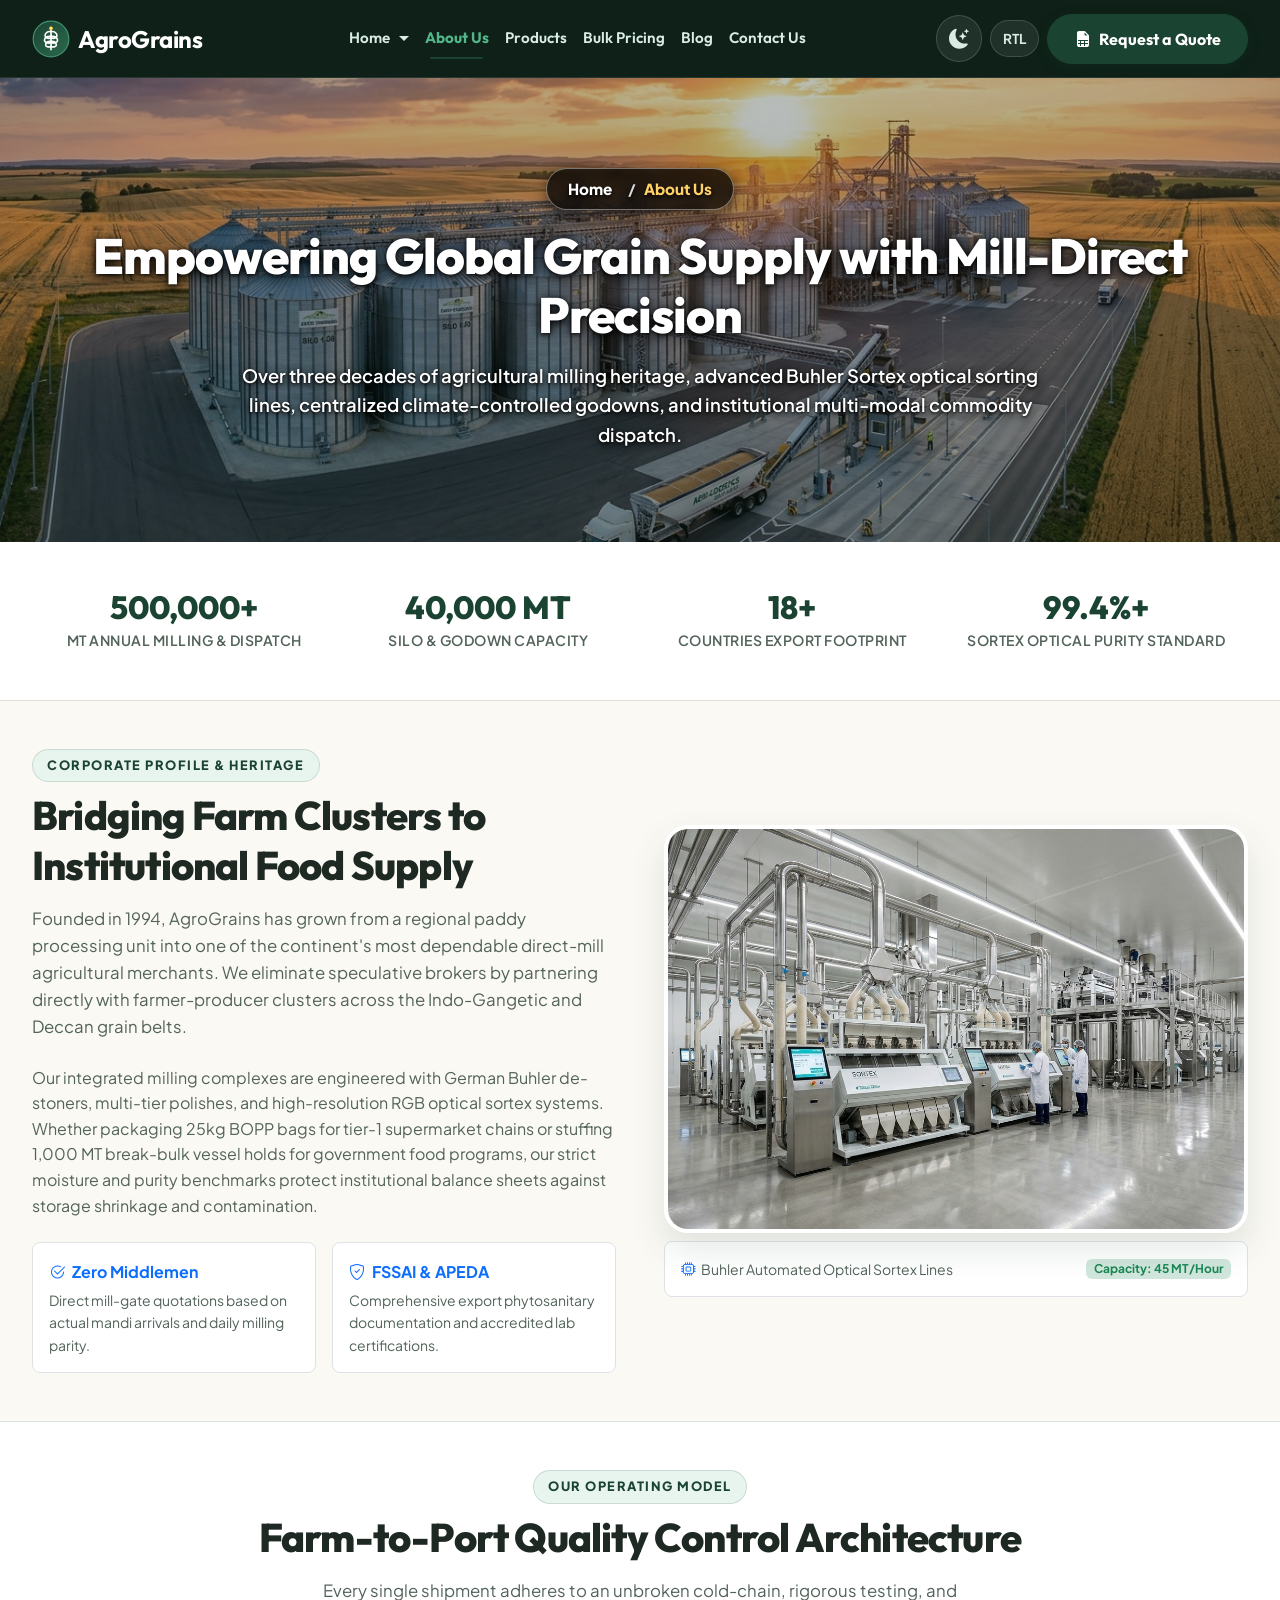
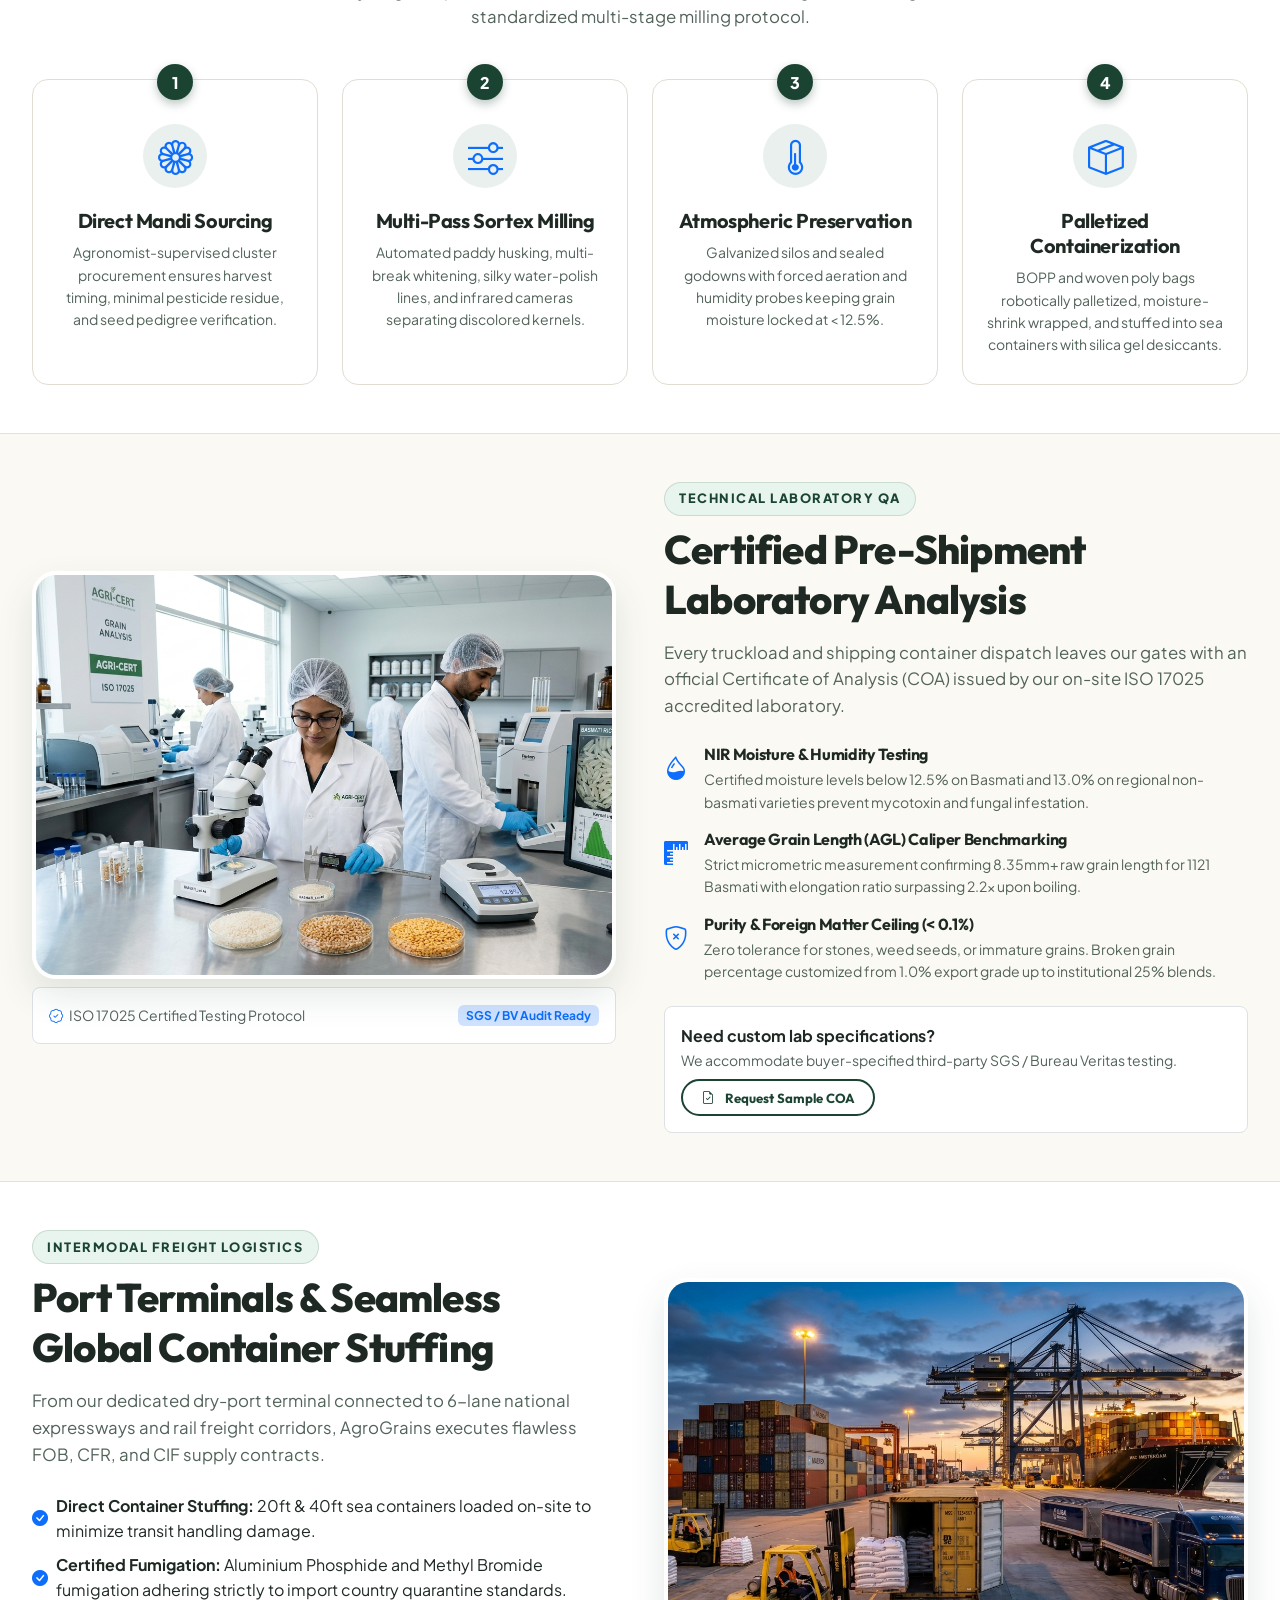
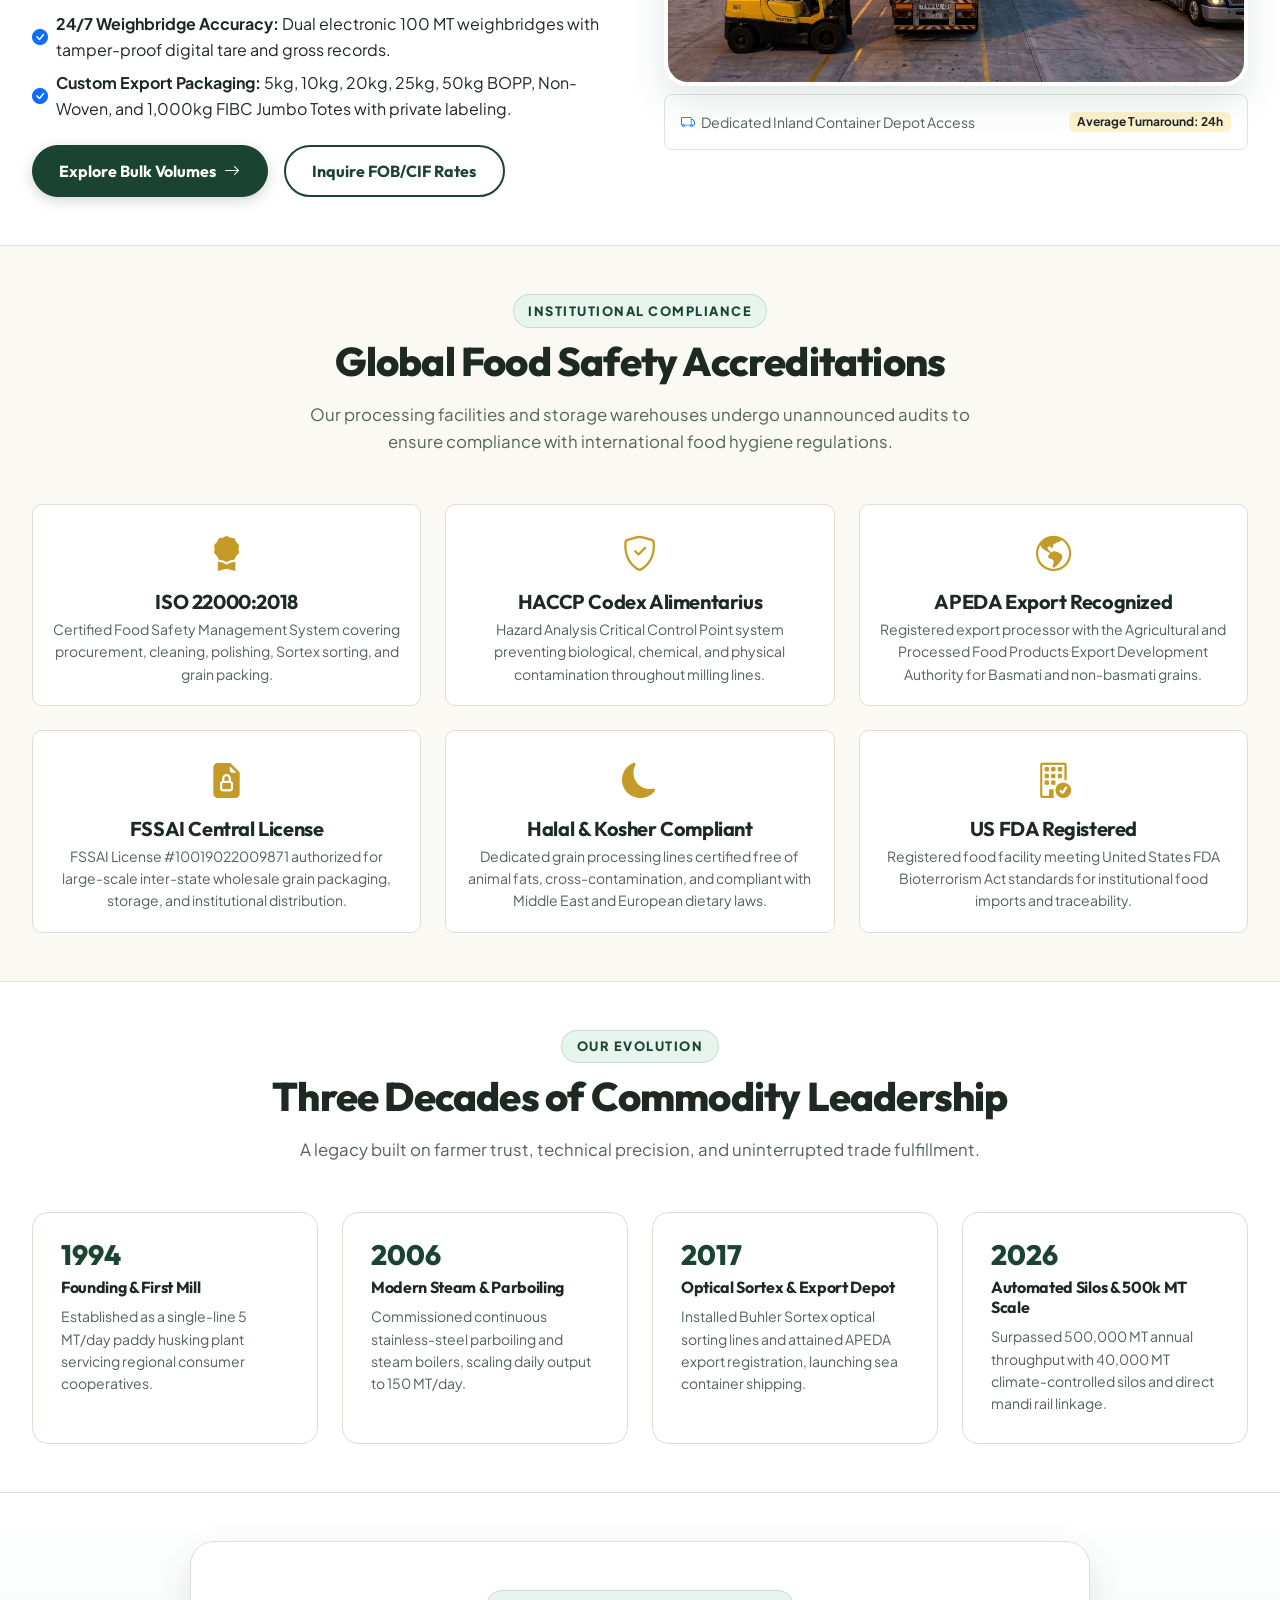
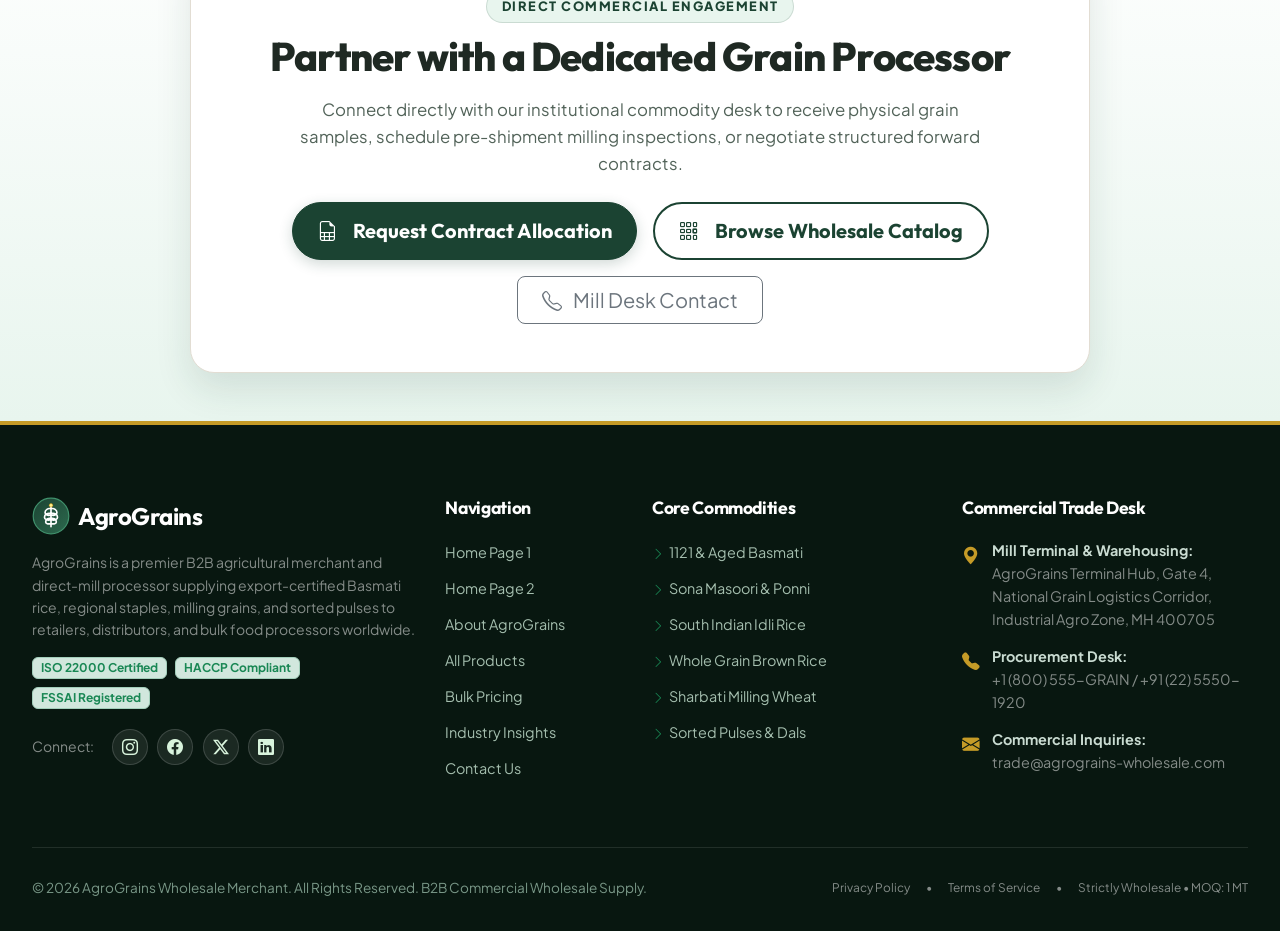
<file: about.html>
<!DOCTYPE html>
<html lang="en" data-theme="light" dir="ltr">
<head>
  <meta charset="UTF-8">
  <meta name="viewport" content="width=device-width, initial-scale=1.0">
  <meta name="description" content="About AgroGrains Wholesale Merchant: Learn about our 30-year grain milling heritage, Buhler Sortex optical sorting lines, ISO 17025 laboratory quality control, and global container export infrastructure.">
  <title>About Us | AgroGrains Wholesale Agricultural Merchant</title>
  
  <!-- Favicon -->
  <link rel="icon" type="image/svg+xml" href="assets/images/brand-icon.svg">
  
  <!-- Google Fonts: Plus Jakarta Sans & Outfit -->
  <link rel="preconnect" href="https://fonts.googleapis.com">
  <link rel="preconnect" href="https://fonts.gstatic.com" crossorigin>
  <link href="https://fonts.googleapis.com/css2?family=Outfit:wght@600;700;800&family=Plus+Jakarta+Sans:wght@400;500;600;700&display=swap" rel="stylesheet">
  
  <!-- Bootstrap 5.3.3 CSS -->
  <link href="https://cdn.jsdelivr.net/npm/bootstrap@5.3.3/dist/css/bootstrap.min.css" rel="stylesheet">
  <!-- Bootstrap Icons 1.11.3 -->
  <link rel="stylesheet" href="https://cdn.jsdelivr.net/npm/bootstrap-icons@1.11.3/font/bootstrap-icons.min.css">
  <!-- Custom Core Stylesheet -->
  <link rel="stylesheet" href="css/style.css">
</head>
<body>
  <!-- Accessibility Skip Link -->
  <a href="#main-content" class="skip-to-content visually-hidden-focusable">Skip to main commercial content</a>

  <!-- Main Unified Wholesale Navigation Bar -->
  <nav class="navbar navbar-expand-lg wholesale-navbar sticky-top" id="mainWholesaleNavbar" aria-label="Main Wholesale Navigation">
    <div class="container-xl">
      <!-- Brand Logo & Title -->
      <a class="navbar-brand d-flex align-items-center gap-2 text-decoration-none" href="index.html">
        <img src="assets/images/brand-icon.svg" alt="AgroGrains Emblem" width="38" height="38" class="navbar-brand-logo">
        <span class="brand-title text-white fw-bold fs-4" style="color: #ffffff !important; line-height: 1; letter-spacing: -0.02em;">AgroGrains</span>
      </a>

      <!-- Mobile Controls -->
      <div class="d-flex align-items-center gap-2 d-lg-none">
        <button id="theme-toggle-btn-mobile" class="nav-control-btn" type="button" aria-label="Toggle Dark and Light theme" title="Toggle Theme">
          <i class="bi bi-moon-stars-fill"></i>
        </button>
        <button id="rtl-toggle-btn-mobile" class="nav-control-btn" type="button" aria-label="Toggle RTL reading mode" title="Toggle Direction">
          <span class="fw-bold">RTL</span>
        </button>
        <button class="navbar-toggler border-0 shadow-none text-white p-2" type="button" data-bs-toggle="collapse" data-bs-target="#wholesaleNavDropdown" aria-controls="wholesaleNavDropdown" aria-expanded="false" aria-label="Toggle navigation">
          <i class="bi bi-list fs-2 text-white"></i>
        </button>
      </div>

      <!-- Navigation Container -->
      <div class="collapse navbar-collapse" id="wholesaleNavDropdown">
        <ul class="navbar-nav mx-auto mb-2 mb-lg-0">
          <!-- Home Dropdown -->
          <li class="nav-item dropdown">
            <a class="nav-link dropdown-toggle" href="javascript:void(0)" id="homeDropdown" role="button" data-bs-toggle="dropdown" aria-expanded="false">
              Home
            </a>
            <ul class="dropdown-menu shadow-lg" aria-labelledby="homeDropdown">
              <li>
                <a class="dropdown-item" href="index.html">
                  <i class="bi bi-shop me-2 text-primary"></i> Home Page 1 – General Wholesale
                </a>
              </li>
              <li>
                <a class="dropdown-item" href="home-2.html">
                  <i class="bi bi-globe-americas me-2 text-primary"></i> Home Page 2 – Trading &amp; Distribution
                </a>
              </li>
            </ul>
          </li>
          <li class="nav-item">
            <a class="nav-link active" href="about.html">About Us</a>
          </li>
          <li class="nav-item">
            <a class="nav-link" href="products.html">Products</a>
          </li>
          <li class="nav-item">
            <a class="nav-link" href="bulk-pricing.html">Bulk Pricing</a>
          </li>
          <li class="nav-item">
            <a class="nav-link" href="blog.html">Blog</a>
          </li>
          <li class="nav-item">
            <a class="nav-link" href="contact.html">Contact Us</a>
          </li>
        </ul>

        <!-- Action Controls & Quote CTA -->
        <div class="d-flex align-items-center gap-2 nav-actions-group">
          <!-- Theme Toggle (Only Icon, No Text) -->
          <button id="theme-toggle-btn" class="nav-control-btn d-none d-lg-inline-flex" type="button" aria-label="Toggle theme" title="Toggle Dark/Light Mode">
            <i class="bi bi-moon-stars-fill"></i>
          </button>

          <!-- RTL Toggle (Only Text, No 3-Line Icon) -->
          <button id="rtl-toggle-btn" class="nav-control-btn d-none d-lg-inline-flex" type="button" aria-label="Toggle RTL reading direction" title="Toggle Direction">
            <span class="fw-bold">RTL</span>
          </button>

          <!-- Request a Quote CTA -->
          <button class="btn btn-wholesale-primary" type="button" onclick="openQuoteModal('General Commercial Inquiry')">
            <i class="bi bi-file-earmark-spreadsheet-fill"></i>
            <span>Request a Quote</span>
          </button>
        </div>
      </div>
    </div>
  </nav>

  <main id="main-content">
    <!-- Dedicated About Hero Section (Bright, Crystal Clear & Visible) -->
    <section class="page-hero page-hero-about">
      <div class="container-xl text-center">
        <div class="breadcrumb-container" aria-label="breadcrumb">
          <ol class="breadcrumb justify-content-center mb-3">
            <li class="breadcrumb-item"><a href="index.html" class="text-decoration-none">Home</a></li>
            <li class="breadcrumb-item active" aria-current="page">About Us</li>
          </ol>
        </div>
        <h1 class="mb-3">Empowering Global Grain Supply with Mill-Direct Precision</h1>
        <p class="lead mb-0">
          Over three decades of agricultural milling heritage, advanced Buhler Sortex optical sorting lines, centralized climate-controlled godowns, and institutional multi-modal commodity dispatch.
        </p>
      </div>
    </section>

    <!-- Operational Key Metrics Strip -->
    <section class="stats-strip">
      <div class="container-xl">
        <div class="row g-0">
          <div class="col-6 col-md-3">
            <div class="stat-item">
              <div class="stat-number">500,000+</div>
              <div class="stat-label">MT Annual Milling &amp; Dispatch</div>
            </div>
          </div>
          <div class="col-6 col-md-3">
            <div class="stat-item">
              <div class="stat-number">40,000 MT</div>
              <div class="stat-label text-nowrap">Silo &amp; Godown Capacity</div>
            </div>
          </div>
          <div class="col-6 col-md-3">
            <div class="stat-item">
              <div class="stat-number">18+</div>
              <div class="stat-label">Countries Export Footprint</div>
            </div>
          </div>
          <div class="col-6 col-md-3">
            <div class="stat-item">
              <div class="stat-number">99.4%+</div>
              <div class="stat-label">Sortex Optical Purity Standard</div>
            </div>
          </div>
        </div>
      </div>
    </section>

    <!-- Executive Overview & Milling Infrastructure -->
    <section class="py-5">
      <div class="container-xl">
        <div class="row align-items-center g-5">
          <div class="col-lg-6">
            <span class="section-tag mb-2">Corporate Profile &amp; Heritage</span>
            <h2 class="section-title mb-3">Bridging Farm Clusters to Institutional Food Supply</h2>
            <p class="section-subtitle mb-4">
              Founded in 1994, AgroGrains has grown from a regional paddy processing unit into one of the continent's most dependable direct-mill agricultural merchants. We eliminate speculative brokers by partnering directly with farmer-producer clusters across the Indo-Gangetic and Deccan grain belts.
            </p>
            <p class="text-muted mb-4">
              Our integrated milling complexes are engineered with German Buhler de-stoners, multi-tier polishes, and high-resolution RGB optical sortex systems. Whether packaging 25kg BOPP bags for tier-1 supermarket chains or stuffing 1,000 MT break-bulk vessel holds for government food programs, our strict moisture and purity benchmarks protect institutional balance sheets against storage shrinkage and contamination.
            </p>

            <div class="row g-3">
              <div class="col-sm-6">
                <div class="p-3 rounded-3 bg-surface border">
                  <div class="fw-bold text-primary mb-1"><i class="bi bi-check2-circle me-1"></i> Zero Middlemen</div>
                  <div class="small text-muted">Direct mill-gate quotations based on actual mandi arrivals and daily milling parity.</div>
                </div>
              </div>
              <div class="col-sm-6">
                <div class="p-3 rounded-3 bg-surface border">
                  <div class="fw-bold text-primary mb-1"><i class="bi bi-shield-check me-1"></i> FSSAI &amp; APEDA</div>
                  <div class="small text-muted">Comprehensive export phytosanitary documentation and accredited lab certifications.</div>
                </div>
              </div>
            </div>
          </div>

          <div class="col-lg-6">
            <div class="about-image-card">
              <img src="assets/images/about-milling-plant.jpg" alt="AgroGrains Automated Commercial Milling Complex" class="img-fluid">
            </div>
            <div class="d-flex align-items-center justify-content-between p-3 mt-2 rounded-3 bg-surface border">
              <span class="small text-muted"><i class="bi bi-cpu text-primary me-1"></i> Buhler Automated Optical Sortex Lines</span>
              <span class="badge bg-success-subtle text-success">Capacity: 45 MT/Hour</span>
            </div>
          </div>
        </div>
      </div>
    </section>

    <!-- 4-Stage Farm-to-Port Supply Chain Architecture -->
    <section class="py-5 bg-surface border-top border-bottom">
      <div class="container-xl">
        <div class="text-center mx-auto mb-5" style="max-width: 800px;">
          <span class="section-tag mb-2">Our Operating Model</span>
          <h2 class="section-title mb-3">Farm-to-Port Quality Control Architecture</h2>
          <p class="section-subtitle">Every single shipment adheres to an unbroken cold-chain, rigorous testing, and standardized multi-stage milling protocol.</p>
        </div>

        <div class="row g-4">
          <!-- Step 1 -->
          <div class="col-lg-3 col-md-6">
            <div class="process-card text-center">
              <div class="process-step-number">1</div>
              <div class="process-icon text-primary mx-auto text-center"><i class="bi bi-flower1"></i></div>
              <h5 class="fw-bold mb-2">Direct Mandi Sourcing</h5>
              <p class="small text-muted mb-0">Agronomist-supervised cluster procurement ensures harvest timing, minimal pesticide residue, and seed pedigree verification.</p>
            </div>
          </div>

          <!-- Step 2 -->
          <div class="col-lg-3 col-md-6">
            <div class="process-card text-center">
              <div class="process-step-number">2</div>
              <div class="process-icon text-primary mx-auto text-center"><i class="bi bi-sliders"></i></div>
              <h5 class="fw-bold mb-2">Multi-Pass Sortex Milling</h5>
              <p class="small text-muted mb-0">Automated paddy husking, multi-break whitening, silky water-polish lines, and infrared cameras separating discolored kernels.</p>
            </div>
          </div>

          <!-- Step 3 -->
          <div class="col-lg-3 col-md-6">
            <div class="process-card text-center">
              <div class="process-step-number">3</div>
              <div class="process-icon text-primary mx-auto text-center"><i class="bi bi-thermometer-half"></i></div>
              <h5 class="fw-bold mb-2">Atmospheric Preservation</h5>
              <p class="small text-muted mb-0">Galvanized silos and sealed godowns with forced aeration and humidity probes keeping grain moisture locked at &lt; 12.5%.</p>
            </div>
          </div>

          <!-- Step 4 -->
          <div class="col-lg-3 col-md-6">
            <div class="process-card text-center">
              <div class="process-step-number">4</div>
              <div class="process-icon text-primary mx-auto text-center"><i class="bi bi-box-seam"></i></div>
              <h5 class="fw-bold mb-2">Palletized Containerization</h5>
              <p class="small text-muted mb-0">BOPP and woven poly bags robotically palletized, moisture-shrink wrapped, and stuffed into sea containers with silica gel desiccants.</p>
            </div>
          </div>
        </div>
      </div>
    </section>

    <!-- In-House Laboratory & Quality Assurance -->
    <section class="py-5">
      <div class="container-xl">
        <div class="row align-items-center g-5 flex-lg-row-reverse">
          <div class="col-lg-6">
            <span class="section-tag mb-2">Technical Laboratory QA</span>
            <h2 class="section-title mb-3">Certified Pre-Shipment Laboratory Analysis</h2>
            <p class="section-subtitle mb-4">
              Every truckload and shipping container dispatch leaves our gates with an official Certificate of Analysis (COA) issued by our on-site ISO 17025 accredited laboratory.
            </p>

            <div class="d-flex flex-column gap-3 mb-4">
              <div class="d-flex gap-3">
                <i class="bi bi-droplet-half text-primary fs-4 mt-1"></i>
                <div>
                  <h6 class="fw-bold mb-1">NIR Moisture &amp; Humidity Testing</h6>
                  <p class="small text-muted mb-0">Certified moisture levels below 12.5% on Basmati and 13.0% on regional non-basmati varieties prevent mycotoxin and fungal infestation.</p>
                </div>
              </div>

              <div class="d-flex gap-3">
                <i class="bi bi-rulers text-primary fs-4 mt-1"></i>
                <div>
                  <h6 class="fw-bold mb-1">Average Grain Length (AGL) Caliper Benchmarking</h6>
                  <p class="small text-muted mb-0">Strict micrometric measurement confirming 8.35mm+ raw grain length for 1121 Basmati with elongation ratio surpassing 2.2x upon boiling.</p>
                </div>
              </div>

              <div class="d-flex gap-3">
                <i class="bi bi-shield-x text-primary fs-4 mt-1"></i>
                <div>
                  <h6 class="fw-bold mb-1">Purity &amp; Foreign Matter Ceiling (&lt; 0.1%)</h6>
                  <p class="small text-muted mb-0">Zero tolerance for stones, weed seeds, or immature grains. Broken grain percentage customized from 1.0% export grade up to institutional 25% blends.</p>
                </div>
              </div>
            </div>

            <div class="p-3 rounded-3 bg-surface border d-flex align-items-center justify-content-between flex-wrap gap-2">
              <div>
                <strong>Need custom lab specifications?</strong>
                <div class="small text-muted">We accommodate buyer-specified third-party SGS / Bureau Veritas testing.</div>
              </div>
              <a href="contact.html" class="btn btn-sm btn-wholesale-secondary text-nowrap"><i class="bi bi-file-earmark-check me-1" style="font-size: 0.825rem;"></i> Request Sample COA</a>
            </div>
          </div>

          <div class="col-lg-6">
            <div class="about-image-card">
              <img src="assets/images/about-quality-lab.jpg" alt="AgroGrains Agricultural Quality Control Laboratory" class="img-fluid">
            </div>
            <div class="d-flex align-items-center justify-content-between p-3 mt-2 rounded-3 bg-surface border">
              <span class="small text-muted"><i class="bi bi-patch-check text-primary me-1"></i> ISO 17025 Certified Testing Protocol</span>
              <span class="badge bg-primary-subtle text-primary">SGS / BV Audit Ready</span>
            </div>
          </div>
        </div>
      </div>
    </section>

    <!-- Global Export & Multi-Modal Logistics Section -->
    <section class="py-5 bg-surface border-top border-bottom">
      <div class="container-xl">
        <div class="row align-items-center g-5">
          <div class="col-lg-6">
            <span class="section-tag mb-2">Intermodal Freight Logistics</span>
            <h2 class="section-title mb-3">Port Terminals &amp; Seamless Global Container Stuffing</h2>
            <p class="section-subtitle mb-4">
              From our dedicated dry-port terminal connected to 6-lane national expressways and rail freight corridors, AgroGrains executes flawless FOB, CFR, and CIF supply contracts.
            </p>

            <ul class="list-unstyled d-flex flex-column gap-2 mb-4">
              <li class="d-flex align-items-center gap-2">
                <i class="bi bi-check-circle-fill text-primary"></i>
                <span><strong>Direct Container Stuffing:</strong> 20ft &amp; 40ft sea containers loaded on-site to minimize transit handling damage.</span>
              </li>
              <li class="d-flex align-items-center gap-2">
                <i class="bi bi-check-circle-fill text-primary"></i>
                <span><strong>Certified Fumigation:</strong> Aluminium Phosphide and Methyl Bromide fumigation adhering strictly to import country quarantine standards.</span>
              </li>
              <li class="d-flex align-items-center gap-2">
                <i class="bi bi-check-circle-fill text-primary"></i>
                <span><strong>24/7 Weighbridge Accuracy:</strong> Dual electronic 100 MT weighbridges with tamper-proof digital tare and gross records.</span>
              </li>
              <li class="d-flex align-items-center gap-2">
                <i class="bi bi-check-circle-fill text-primary"></i>
                <span><strong>Custom Export Packaging:</strong> 5kg, 10kg, 20kg, 25kg, 50kg BOPP, Non-Woven, and 1,000kg FIBC Jumbo Totes with private labeling.</span>
              </li>
            </ul>

            <div class="d-flex gap-3">
              <a href="bulk-pricing.html" class="btn btn-wholesale-primary">
                <span>Explore Bulk Volumes</span>
                <i class="bi bi-arrow-right"></i>
              </a>
              <a href="contact.html" class="btn btn-wholesale-secondary">
                <span>Inquire FOB/CIF Rates</span>
              </a>
            </div>
          </div>

          <div class="col-lg-6">
            <div class="about-image-card">
              <img src="assets/images/about-global-logistics.jpg" alt="AgroGrains Container Port Terminal Freight Logistics" class="img-fluid">
            </div>
            <div class="d-flex align-items-center justify-content-between p-3 mt-2 rounded-3 bg-surface border">
              <span class="small text-muted"><i class="bi bi-truck text-primary me-1"></i> Dedicated Inland Container Depot Access</span>
              <span class="badge bg-warning-subtle text-dark">Average Turnaround: 24h</span>
            </div>
          </div>
        </div>
      </div>
    </section>

    <!-- Regulatory Certifications & Food Safety Compliances -->
    <section class="py-5">
      <div class="container-xl">
        <div class="text-center mx-auto mb-5" style="max-width: 800px;">
          <span class="section-tag mb-2">Institutional Compliance</span>
          <h2 class="section-title mb-3">Global Food Safety Accreditations</h2>
          <p class="section-subtitle">Our processing facilities and storage warehouses undergo unannounced audits to ensure compliance with international food hygiene regulations.</p>
        </div>

        <div class="row g-4">
          <!-- Cert 1 -->
          <div class="col-lg-4 col-md-6">
            <div class="cert-badge-box">
              <div class="cert-badge-icon"><i class="bi bi-award-fill"></i></div>
              <h5 class="fw-bold mb-1">ISO 22000:2018</h5>
              <p class="small text-muted mb-0">Certified Food Safety Management System covering procurement, cleaning, polishing, Sortex sorting, and grain packing.</p>
            </div>
          </div>

          <!-- Cert 2 -->
          <div class="col-lg-4 col-md-6">
            <div class="cert-badge-box">
              <div class="cert-badge-icon"><i class="bi bi-shield-check"></i></div>
              <h5 class="fw-bold mb-1">HACCP Codex Alimentarius</h5>
              <p class="small text-muted mb-0">Hazard Analysis Critical Control Point system preventing biological, chemical, and physical contamination throughout milling lines.</p>
            </div>
          </div>

          <!-- Cert 3 -->
          <div class="col-lg-4 col-md-6">
            <div class="cert-badge-box">
              <div class="cert-badge-icon"><i class="bi bi-globe-americas"></i></div>
              <h5 class="fw-bold mb-1">APEDA Export Recognized</h5>
              <p class="small text-muted mb-0">Registered export processor with the Agricultural and Processed Food Products Export Development Authority for Basmati and non-basmati grains.</p>
            </div>
          </div>

          <!-- Cert 4 -->
          <div class="col-lg-4 col-md-6">
            <div class="cert-badge-box">
              <div class="cert-badge-icon"><i class="bi bi-file-earmark-lock-fill"></i></div>
              <h5 class="fw-bold mb-1">FSSAI Central License</h5>
              <p class="small text-muted mb-0">FSSAI License #10019022009871 authorized for large-scale inter-state wholesale grain packaging, storage, and institutional distribution.</p>
            </div>
          </div>

          <!-- Cert 5 -->
          <div class="col-lg-4 col-md-6">
            <div class="cert-badge-box">
              <div class="cert-badge-icon"><i class="bi bi-moon-fill"></i></div>
              <h5 class="fw-bold mb-1">Halal &amp; Kosher Compliant</h5>
              <p class="small text-muted mb-0">Dedicated grain processing lines certified free of animal fats, cross-contamination, and compliant with Middle East and European dietary laws.</p>
            </div>
          </div>

          <!-- Cert 6 -->
          <div class="col-lg-4 col-md-6">
            <div class="cert-badge-box">
              <div class="cert-badge-icon"><i class="bi bi-building-check"></i></div>
              <h5 class="fw-bold mb-1">US FDA Registered</h5>
              <p class="small text-muted mb-0">Registered food facility meeting United States FDA Bioterrorism Act standards for institutional food imports and traceability.</p>
            </div>
          </div>
        </div>
      </div>
    </section>

    <!-- Historical Corporate Milestones Timeline -->
    <section class="py-5 bg-surface border-top border-bottom">
      <div class="container-xl">
        <div class="text-center mx-auto mb-5" style="max-width: 800px;">
          <span class="section-tag mb-2">Our Evolution</span>
          <h2 class="section-title mb-3">Three Decades of Commodity Leadership</h2>
          <p class="section-subtitle">A legacy built on farmer trust, technical precision, and uninterrupted trade fulfillment.</p>
        </div>

        <div class="row g-4">
          <div class="col-lg-3 col-md-6">
            <div class="timeline-milestone-card">
              <div class="timeline-year">1994</div>
              <h6 class="fw-bold mb-2">Founding &amp; First Mill</h6>
              <p class="small text-muted mb-0">Established as a single-line 5 MT/day paddy husking plant servicing regional consumer cooperatives.</p>
            </div>
          </div>

          <div class="col-lg-3 col-md-6">
            <div class="timeline-milestone-card">
              <div class="timeline-year">2006</div>
              <h6 class="fw-bold mb-2">Modern Steam &amp; Parboiling</h6>
              <p class="small text-muted mb-0">Commissioned continuous stainless-steel parboiling and steam boilers, scaling daily output to 150 MT/day.</p>
            </div>
          </div>

          <div class="col-lg-3 col-md-6">
            <div class="timeline-milestone-card">
              <div class="timeline-year">2017</div>
              <h6 class="fw-bold mb-2">Optical Sortex &amp; Export Depot</h6>
              <p class="small text-muted mb-0">Installed Buhler Sortex optical sorting lines and attained APEDA export registration, launching sea container shipping.</p>
            </div>
          </div>

          <div class="col-lg-3 col-md-6">
            <div class="timeline-milestone-card">
              <div class="timeline-year">2026</div>
              <h6 class="fw-bold mb-2">Automated Silos &amp; 500k MT Scale</h6>
              <p class="small text-muted mb-0">Surpassed 500,000 MT annual throughput with 40,000 MT climate-controlled silos and direct mandi rail linkage.</p>
            </div>
          </div>
        </div>
      </div>
    </section>

    <!-- Final Direct Mill CTA Section -->
    <section class="py-5" style="background: linear-gradient(180deg, var(--bg-surface) 0%, var(--primary-subtle) 100%);">
      <div class="container-xl">
        <div class="quote-form-card mx-auto text-center p-4 p-md-5" style="max-width: 900px;">
          <span class="section-tag mb-2">Direct Commercial Engagement</span>
          <h2 class="section-title mb-3">Partner with a Dedicated Grain Processor</h2>
          <p class="section-subtitle mb-4">
            Connect directly with our institutional commodity desk to receive physical grain samples, schedule pre-shipment milling inspections, or negotiate structured forward contracts.
          </p>
          <div class="d-flex flex-wrap justify-content-center gap-3">
            <button class="btn btn-wholesale-primary btn-lg px-4" onclick="openQuoteModal('About Page Mill Partnership')">
              <i class="bi bi-file-earmark-spreadsheet me-2"></i> Request Contract Allocation
            </button>
            <a href="products.html" class="btn btn-wholesale-secondary btn-lg px-4">
              <i class="bi bi-grid-3x3-gap me-2"></i> Browse Wholesale Catalog
            </a>
            <a href="contact.html" class="btn btn-outline-secondary btn-lg px-4">
              <i class="bi bi-telephone me-2"></i> Mill Desk Contact
            </a>
          </div>
        </div>
      </div>
    </section>
  </main>

  <!-- Global Wholesale Footer -->
  <footer class="wholesale-footer">
    <div class="container-xl">
      <div class="row g-4">
        <!-- Brand & Bio -->
        <div class="col-lg-4 col-md-6">
          <a class="footer-brand d-flex align-items-center gap-2 mb-3 text-decoration-none" href="index.html">
            <img src="assets/images/brand-icon.svg" alt="AgroGrains Emblem" width="38" height="38" class="brand-logo-img">
            <span class="brand-title text-white fw-bold fs-4" style="line-height: 1; letter-spacing: -0.02em;">AgroGrains</span>
          </a>
          <p class="text-white-50 small mb-3">
            AgroGrains is a premier B2B agricultural merchant and direct-mill processor supplying export-certified Basmati rice, regional staples, milling grains, and sorted pulses to retailers, distributors, and bulk food processors worldwide.
          </p>
          <div class="d-flex flex-wrap align-items-center gap-2 mb-3">
            <span class="badge bg-success-subtle text-success border border-success-subtle px-2 py-1">ISO 22000 Certified</span>
            <span class="badge bg-success-subtle text-success border border-success-subtle px-2 py-1">HACCP Compliant</span>
            <span class="badge bg-success-subtle text-success border border-success-subtle px-2 py-1">FSSAI Registered</span>
          </div>
          <!-- Official Social Channels -->
          <div class="footer-social-links pt-1">
            <span class="small text-white-50 me-2">Connect:</span>
            <a href="https://www.instagram.com" target="_blank" rel="noopener noreferrer" class="social-icon-btn" aria-label="Follow AgroGrains on Instagram" title="Instagram">
              <i class="bi bi-instagram"></i>
            </a>
            <a href="https://www.facebook.com" target="_blank" rel="noopener noreferrer" class="social-icon-btn" aria-label="Follow AgroGrains on Facebook" title="Facebook">
              <i class="bi bi-facebook"></i>
            </a>
            <a href="https://twitter.com" target="_blank" rel="noopener noreferrer" class="social-icon-btn" aria-label="Follow AgroGrains on X (Twitter)" title="X (Twitter)">
              <i class="bi bi-twitter-x"></i>
            </a>
            <a href="https://www.linkedin.com" target="_blank" rel="noopener noreferrer" class="social-icon-btn" aria-label="Connect with AgroGrains on LinkedIn" title="LinkedIn">
              <i class="bi bi-linkedin"></i>
            </a>
          </div>
        </div>

        <!-- Quick Navigation Links -->
        <div class="col-lg-2 col-md-6 col-6">
          <h5>Navigation</h5>
          <ul class="footer-links">
            <li><a href="index.html">Home Page 1</a></li>
            <li><a href="home-2.html">Home Page 2</a></li>
            <li><a href="about.html">About AgroGrains</a></li>
            <li><a href="products.html">All Products</a></li>
            <li><a href="bulk-pricing.html">Bulk Pricing</a></li>
            <li><a href="blog.html">Industry Insights</a></li>
            <li><a href="contact.html">Contact Us</a></li>
          </ul>
        </div>

        <!-- Product Categories -->
        <div class="col-lg-3 col-md-6 col-6">
          <h5>Core Commodities</h5>
          <ul class="footer-links">
            <li><a href="products.html?category=basmati#products-catalog-section"><i class="bi bi-chevron-right small text-success me-1"></i>1121 &amp; Aged Basmati</a></li>
            <li><a href="products.html?category=non-basmati#products-catalog-section"><i class="bi bi-chevron-right small text-success me-1"></i>Sona Masoori &amp; Ponni</a></li>
            <li><a href="products.html?search=Idli#products-catalog-section"><i class="bi bi-chevron-right small text-success me-1"></i>South Indian Idli Rice</a></li>
            <li><a href="products.html?category=specialty#products-catalog-section"><i class="bi bi-chevron-right small text-success me-1"></i>Whole Grain Brown Rice</a></li>
            <li><a href="products.html?search=Wheat#products-catalog-section"><i class="bi bi-chevron-right small text-success me-1"></i>Sharbati Milling Wheat</a></li>
            <li><a href="products.html?category=pulses#products-catalog-section"><i class="bi bi-chevron-right small text-success me-1"></i>Sorted Pulses &amp; Dals</a></li>
          </ul>
        </div>

        <!-- Wholesale Contact Info -->
        <div class="col-lg-3 col-md-6">
          <h5>Commercial Trade Desk</h5>
          <div class="footer-contact-item">
            <i class="bi bi-geo-alt-fill"></i>
            <div>
              <strong>Mill Terminal &amp; Warehousing:</strong><br>
              <span class="text-white-50">AgroGrains Terminal Hub, Gate 4, National Grain Logistics Corridor, Industrial Agro Zone, MH 400705</span>
            </div>
          </div>
          <div class="footer-contact-item">
            <i class="bi bi-telephone-fill"></i>
            <div>
              <strong>Procurement Desk:</strong><br>
              <span class="text-white-50">+1 (800) 555-GRAIN / +91 (22) 5550-1920</span>
            </div>
          </div>
          <div class="footer-contact-item">
            <i class="bi bi-envelope-fill"></i>
            <div>
              <strong>Commercial Inquiries:</strong><br>
              <span class="text-white-50">trade@agrograins-wholesale.com</span>
            </div>
          </div>
        </div>
      </div>

      <!-- Bottom Bar with Privacy Policy & Terms of Service -->
      <div class="footer-bottom-bar d-flex flex-column flex-md-row justify-content-between align-items-center gap-3">
        <div>
          &copy; 2026 AgroGrains Wholesale Merchant. All Rights Reserved. B2B Commercial Wholesale Supply.
        </div>
        <div class="d-flex align-items-center gap-3">
          <a href="javascript:void(0)" onclick="openPrivacyModal()" class="text-white-50 text-decoration-none hover-white small">Privacy Policy</a>
          <span class="text-white-50 small">&bull;</span>
          <a href="javascript:void(0)" onclick="openTermsModal()" class="text-white-50 text-decoration-none hover-white small">Terms of Service</a>
          <span class="text-white-50 small d-none d-sm-inline">&bull;</span>
          <span class="text-white-50 small d-none d-sm-inline">Strictly Wholesale &bull; MOQ: 1 MT</span>
        </div>
      </div>
    </div>
  </footer>

  <!-- Modal: Request a Quote -->
  <div class="modal fade" id="quoteModal" tabindex="-1" aria-labelledby="quoteModalTitle" aria-hidden="true">
    <div class="modal-dialog modal-dialog-centered modal-lg">
      <div class="modal-content">
        <div class="modal-header">
          <h5 class="modal-title" id="quoteModalTitle">
            <i class="bi bi-file-earmark-spreadsheet text-primary me-2"></i>
            Request Wholesale Quotation
          </h5>
          <button type="button" class="btn-close" data-bs-dismiss="modal" aria-label="Close"></button>
        </div>
        <div class="modal-body p-4">
          <p class="text-muted small mb-4">Direct mill-gate wholesale inquiry. Our commercial desk will respond within 2-4 business hours with certified FOB/CIF price sheets.</p>
          <form id="wholesaleQuoteForm">
            <div class="row g-3">
              <div class="col-md-6">
                <label class="form-label small fw-bold">Company / Business Name *</label>
                <input type="text" class="form-control" placeholder="e.g. Apex Hypermarkets Ltd." required>
              </div>
              <div class="col-md-6">
                <label class="form-label small fw-bold">Commercial Email *</label>
                <input type="email" class="form-control" placeholder="procurement@company.com" required>
              </div>
              <div class="col-md-6">
                <label class="form-label small fw-bold">Phone / WhatsApp *</label>
                <input type="tel" class="form-control" placeholder="+1 (555) 000-0000" required>
              </div>
              <div class="col-md-6">
                <label class="form-label small fw-bold">Target Commodity Variety</label>
                <input type="text" id="quoteModalVariety" class="form-control" value="Commercial Sourcing Partnership" readonly>
              </div>
              <div class="col-md-6">
                <label class="form-label small fw-bold">Estimated Order Volume (MT) *</label>
                <select class="form-select" required>
                  <option value="">Select quantity bracket</option>
                  <option value="1-5 MT (Trial Pallet)">1 - 5 MT (Trial Pallet)</option>
                  <option value="10-25 MT (Full Truckload / 20ft FCL)">10 - 25 MT (Full Truckload / 20ft FCL)</option>
                  <option value="50-100 MT (Multi-Container)">50 - 100 MT (Multi-Container)</option>
                  <option value="250+ MT (Annual Mill Allocation)">250+ MT (Annual Institutional Mill Allocation)</option>
                </select>
              </div>
              <div class="col-md-6">
                <label class="form-label small fw-bold">Target Delivery Location / Port</label>
                <input type="text" class="form-control" placeholder="City, State or Discharge Port (e.g. Jebel Ali)">
              </div>
              <div class="col-12">
                <label class="form-label small fw-bold">Packaging &amp; Custom Specification Notes</label>
                <textarea class="form-control" rows="3" placeholder="Specify required packing format (25kg BOPP, 50kg Jute, FIBC), maximum broken %, or private labeling requirements..."></textarea>
              </div>
              <div class="col-12 text-end pt-2">
                <button type="button" class="btn btn-secondary me-2" data-bs-dismiss="modal">Cancel</button>
                <button type="submit" class="btn btn-wholesale-primary px-4">Submit Commercial Request</button>
              </div>
            </div>
          </form>
        </div>
      </div>
    </div>
  </div>

  <!-- Modal: Privacy Policy -->
  <div class="modal fade" id="privacyModal" tabindex="-1" aria-labelledby="privacyModalLabel" aria-hidden="true">
    <div class="modal-dialog modal-dialog-centered modal-lg modal-dialog-scrollable">
      <div class="modal-content">
        <div class="modal-header">
          <h5 class="modal-title fw-bold" id="privacyModalLabel">
            <i class="bi bi-shield-lock-fill text-primary me-2"></i>Privacy Policy &bull; Commercial Data Protection
          </h5>
          <button type="button" class="btn-close" data-bs-dismiss="modal" aria-label="Close"></button>
        </div>
        <div class="modal-body p-4">
          <h6 class="fw-bold text-primary">1. Institutional Buyer Information Collection</h6>
          <p class="small text-muted mb-3">AgroGrains operates strictly as a business-to-business (B2B) agricultural grain merchant. We collect commercial procurement information including corporate entity names, tax registrations (GSTIN/VAT/EIN), commercial delivery addresses, and corporate contact details exclusively for generating wholesale quotations, shipping documentation, and phytosanitary declarations.</p>
          <h6 class="fw-bold text-primary">2. Confidentiality &amp; Trade Secret Protection</h6>
          <p class="small text-muted mb-3">All contract pricing, volume discounts, private-label packaging artwork, and forward contract hedges are held under strict non-disclosure. We never sell, lease, or monetize commercial partner details to third-party brokers or advertisers.</p>
          <h6 class="fw-bold text-primary">3. Inquiries &amp; Compliance Officer</h6>
          <p class="small text-muted mb-0">For compliance requests or data rectifications, contact our Data Governance Officer at <code>compliance@agrograins-wholesale.com</code>.</p>
        </div>
        <div class="modal-footer">
          <button type="button" class="btn btn-wholesale-primary" data-bs-dismiss="modal">Close</button>
        </div>
      </div>
    </div>
  </div>

  <!-- Modal: Terms of Service -->
  <div class="modal fade" id="termsModal" tabindex="-1" aria-labelledby="termsModalLabel" aria-hidden="true">
    <div class="modal-dialog modal-dialog-centered modal-lg modal-dialog-scrollable">
      <div class="modal-content">
        <div class="modal-header">
          <h5 class="modal-title fw-bold" id="termsModalLabel">
            <i class="bi bi-file-earmark-text-fill text-primary me-2"></i>Commercial Wholesale Terms of Service
          </h5>
          <button type="button" class="btn-close" data-bs-dismiss="modal" aria-label="Close"></button>
        </div>
        <div class="modal-body p-4">
          <h6 class="fw-bold text-primary">1. Wholesale Only &bull; Minimum Order Quantities (MOQ)</h6>
          <p class="small text-muted mb-3">AgroGrains does not service retail end-consumers. The absolute minimum wholesale order threshold is 1 Metric Ton (1 MT / 20 bags of 50kg or 40 bags of 25kg). Spot quotations are valid for 48 hours from issuance.</p>
          <h6 class="fw-bold text-primary">2. Quality Certification &amp; Inspection Benchmarks</h6>
          <p class="small text-muted mb-3">Every dispatch is tested and released against an authorized Certificate of Analysis (COA). Independent third-party inspection (e.g. SGS, Bureau Veritas) is accommodated at mill-gate or port of origin prior to seal application.</p>
          <h6 class="fw-bold text-primary">3. Freight, Demurrage &amp; Container Demurrage</h6>
          <p class="small text-muted mb-0">Dispatches mobilized on CIF/CFR terms comply with Incoterms 2020. Free detention time at destination port is standard 14 days unless negotiated otherwise in the institutional supply agreement.</p>
        </div>
        <div class="modal-footer">
          <button type="button" class="btn btn-wholesale-primary" data-bs-dismiss="modal">Understood &amp; Close</button>
        </div>
      </div>
    </div>
  </div>

  <!-- Bootstrap 5 Bundle JS -->
  <script src="https://cdn.jsdelivr.net/npm/bootstrap@5.3.3/dist/js/bootstrap.bundle.min.js"></script>
  <!-- Custom Core JS Modules -->
  <script src="js/main.js"></script>
  <script src="js/contact.js"></script>
</body>
</html>
</file>
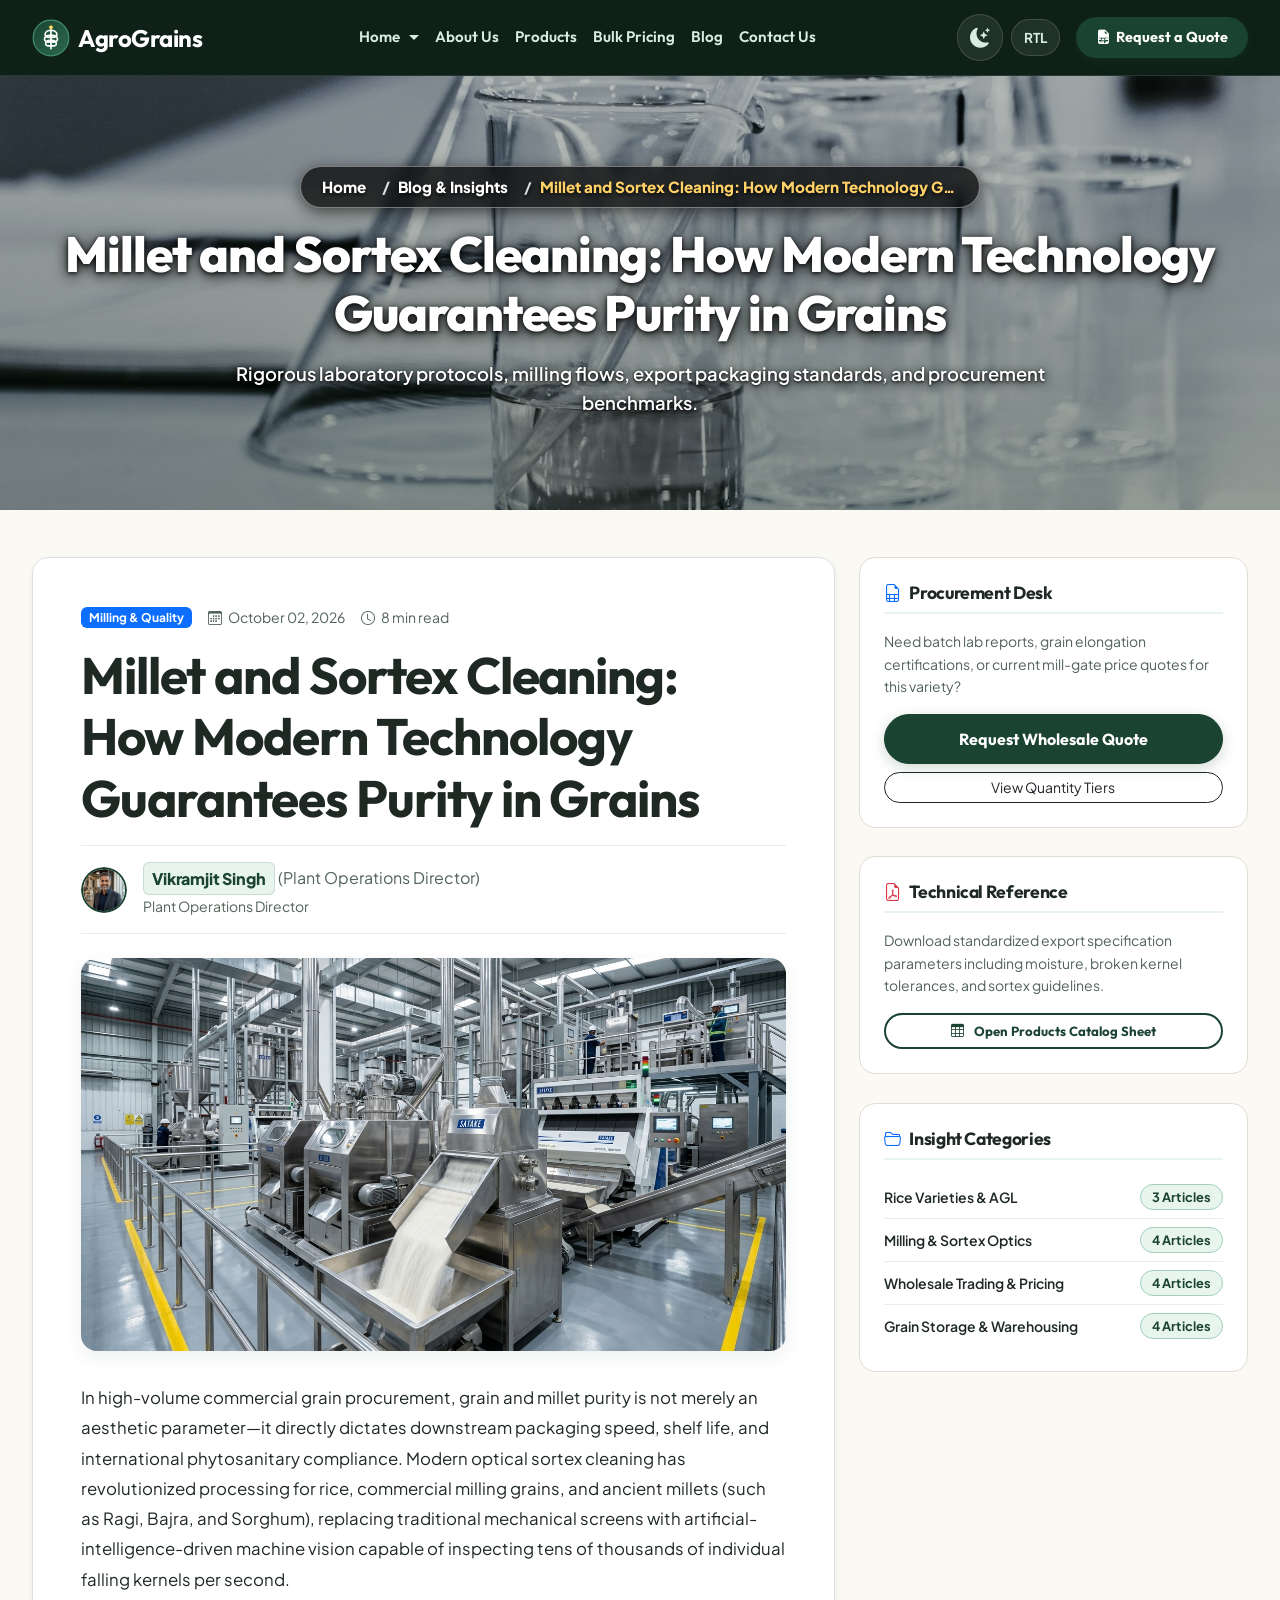
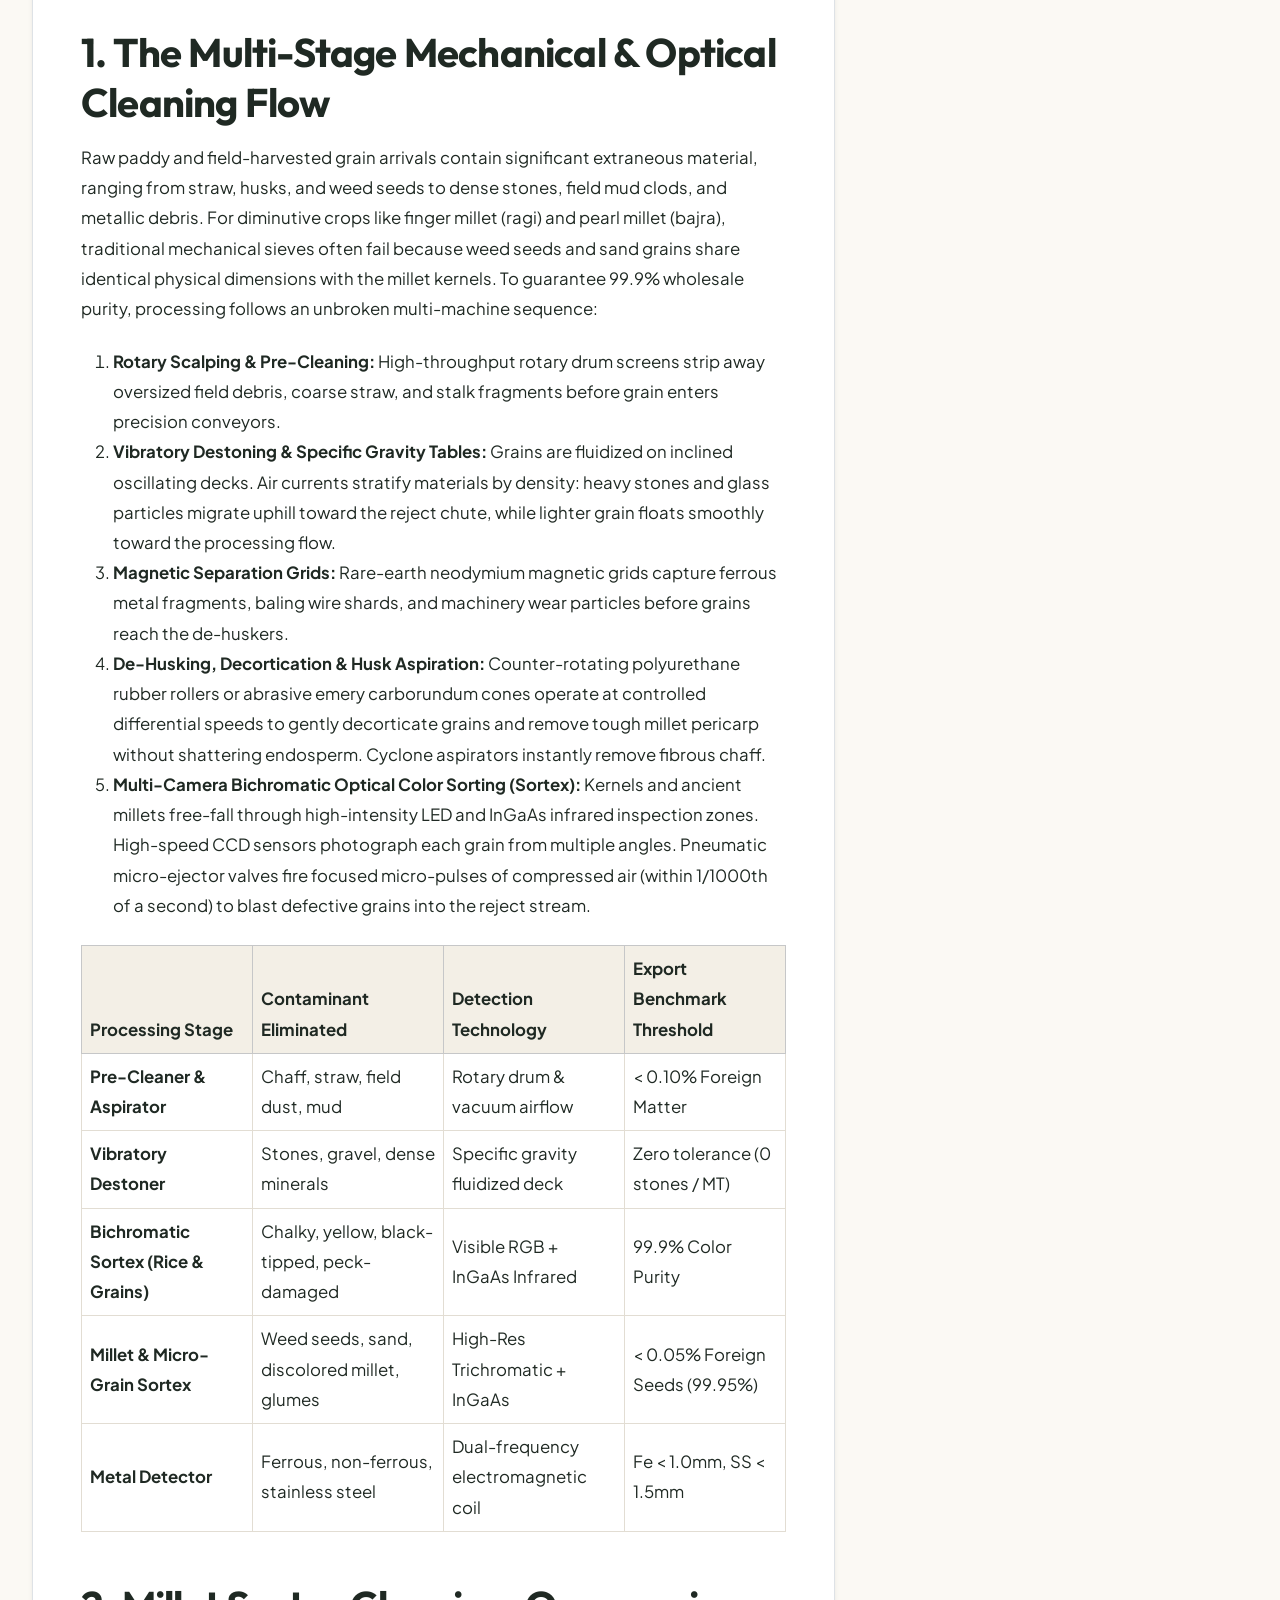
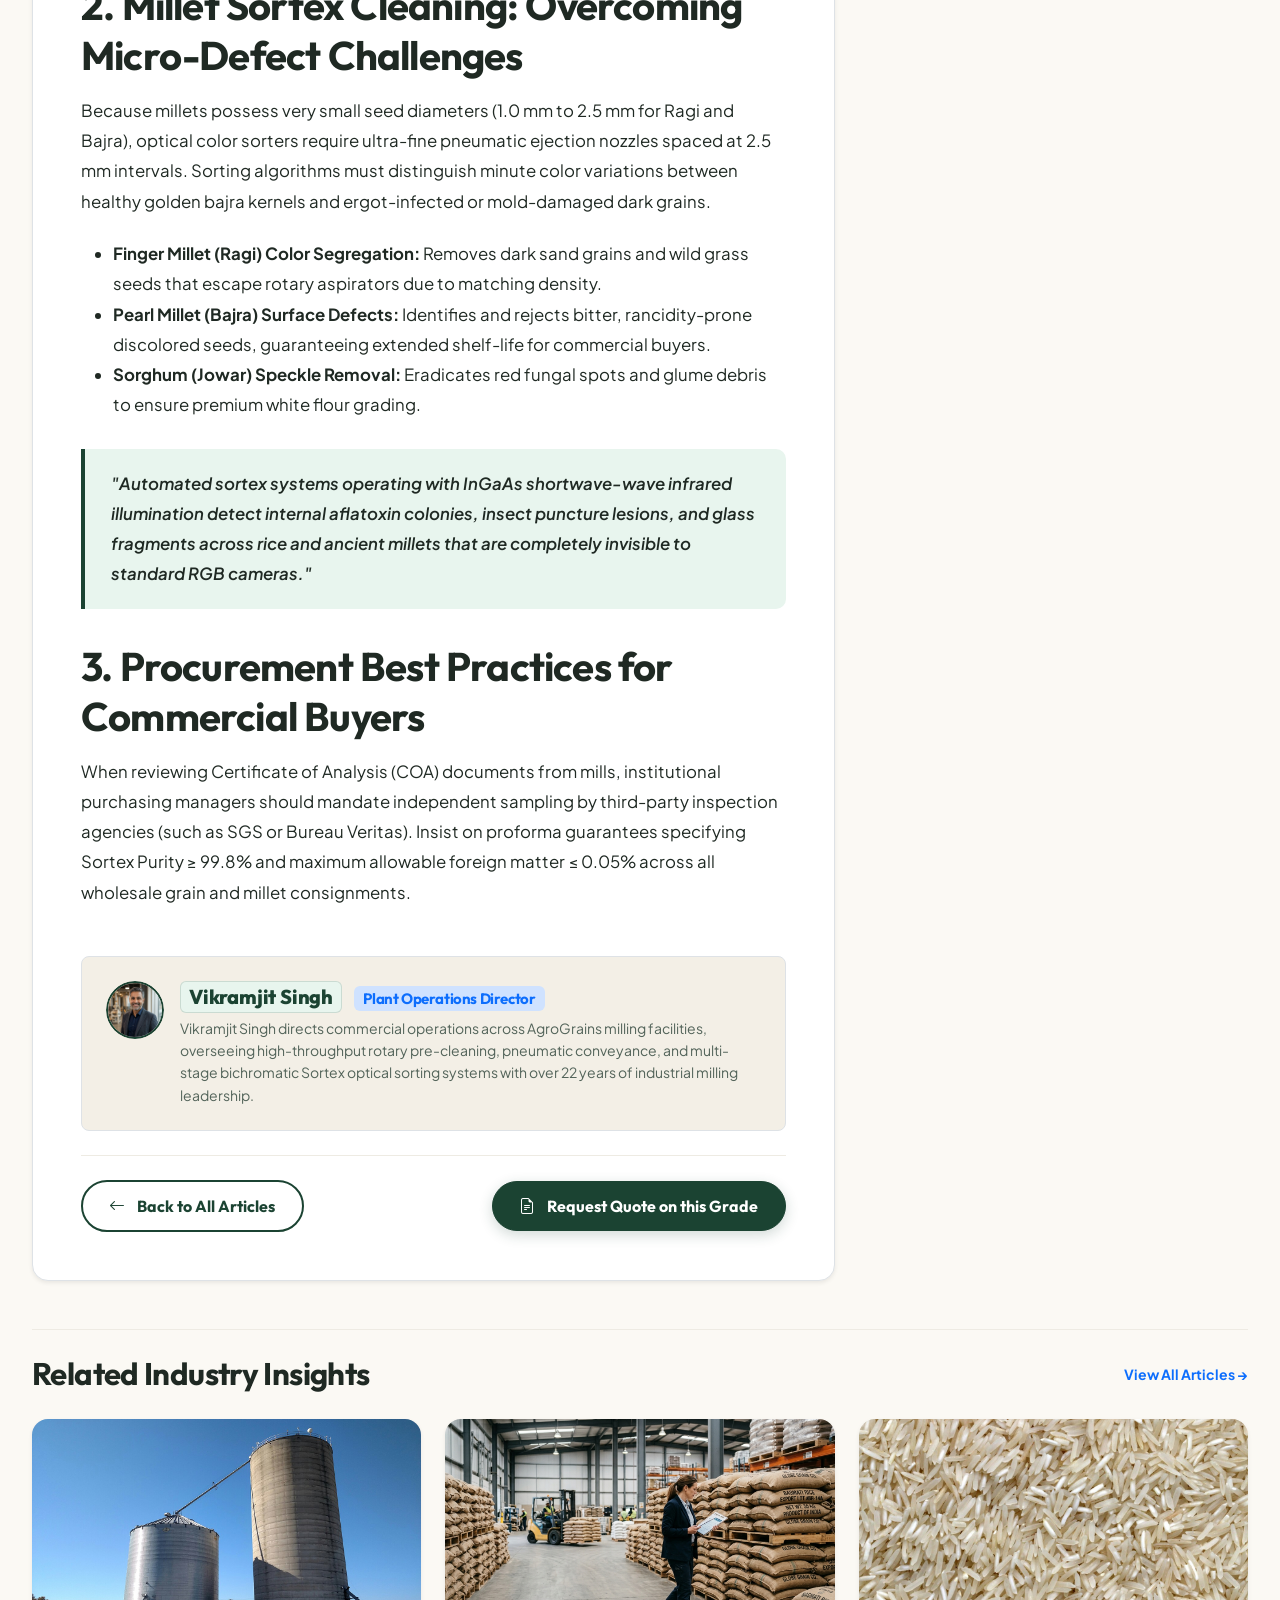
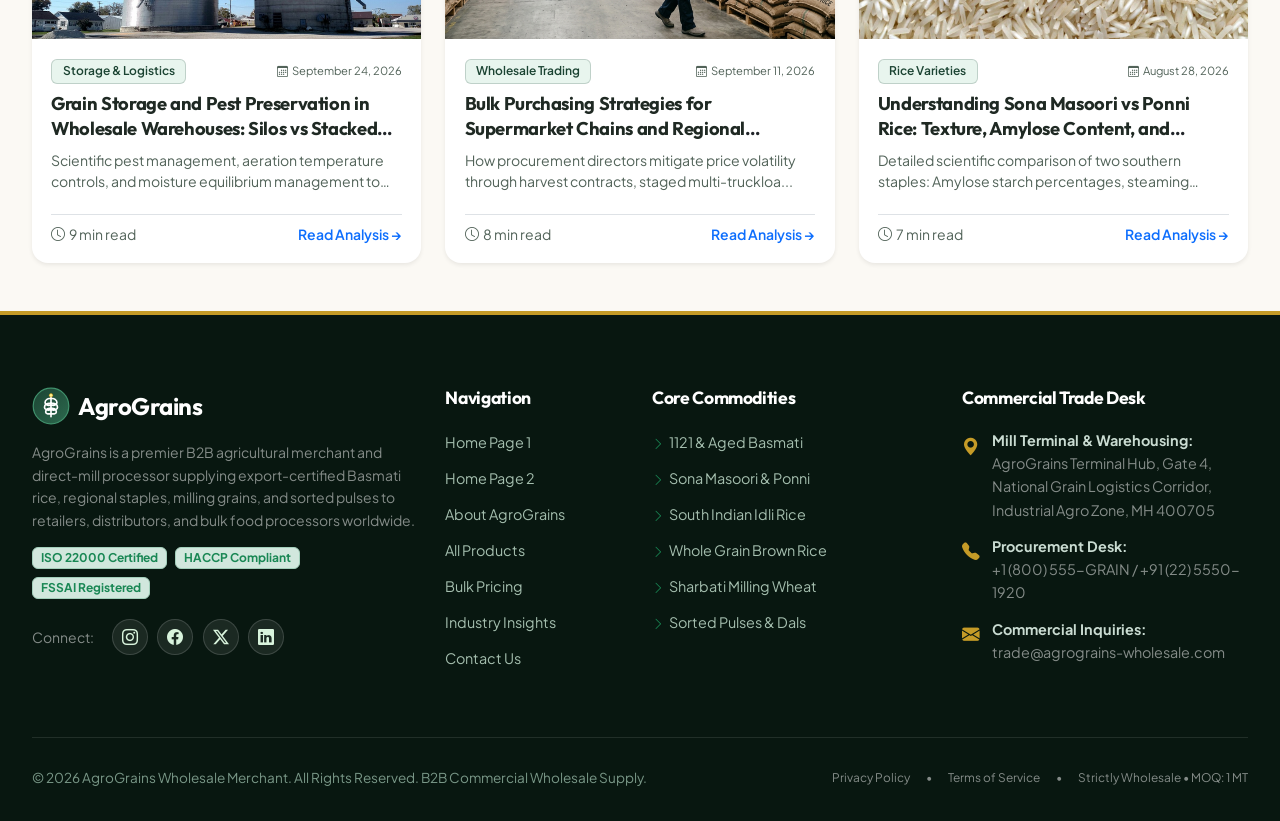
<file: blog-details.html>
<!DOCTYPE html>
<html lang="en" dir="ltr" data-theme="light">
<head>
  <meta charset="UTF-8">
  <meta name="viewport" content="width=device-width, initial-scale=1.0">
  <meta name="description" content="Technical grain analysis and wholesale procurement insights from AgroGrains Wholesale technologists.">
  <title>Article Details | AgroGrains Wholesale Insights</title>

  <!-- Favicon -->
  <link rel="icon" type="image/svg+xml" href="assets/images/favicon.svg">
  <link rel="icon" type="image/png" sizes="32x32" href="assets/images/favicon-32x32.png">
  <link rel="apple-touch-icon" sizes="180x180" href="assets/images/favicon-180x180.png">

  <!-- Bootstrap 5 CSS -->
  <link id="bootstrap-css" rel="stylesheet" href="https://cdn.jsdelivr.net/npm/bootstrap@5.3.3/dist/css/bootstrap.min.css">
  <link rel="stylesheet" href="https://cdn.jsdelivr.net/npm/bootstrap-icons@1.11.3/font/bootstrap-icons.min.css">
  
  <!-- Custom Stylesheets -->
  <link rel="stylesheet" href="css/style.css">
  <link rel="stylesheet" href="css/responsive.css">
</head>
<body>

<!-- Global Single Navigation Bar Across Entire Website -->
  <nav class="navbar navbar-expand-lg wholesale-navbar sticky-top" id="mainWholesaleNavbar" aria-label="Main Wholesale Navigation">
    <div class="container-xl">
      <a class="navbar-brand d-flex align-items-center gap-2 text-decoration-none" href="index.html">
        <img src="assets/images/brand-icon.svg" alt="AgroGrains Emblem" width="38" height="38" class="navbar-brand-logo">
        <span class="brand-title text-white fw-bold fs-4" style="color: #ffffff !important; line-height: 1; letter-spacing: -0.02em;">AgroGrains</span>
      </a>

      <!-- Mobile Controls -->
      <!-- Mobile Controls -->
      <div class="d-flex align-items-center gap-2 d-lg-none">
        <button id="theme-toggle-btn-mobile" class="nav-control-btn" type="button" aria-label="Toggle Theme" title="Toggle Theme">
          <i class="bi bi-moon-stars-fill"></i>
        </button>
        <button id="rtl-toggle-btn-mobile" class="nav-control-btn" type="button" aria-label="Toggle RTL" title="Toggle Direction">
          <span class="fw-bold">RTL</span>
        </button>
        <button class="navbar-toggler border-0 shadow-none text-white p-2" type="button" data-bs-toggle="collapse" data-bs-target="#wholesaleNavDropdown" aria-controls="wholesaleNavDropdown" aria-expanded="false" aria-label="Toggle navigation">
          <i class="bi bi-list fs-2 text-white"></i>
        </button>
      </div>

      <div class="collapse navbar-collapse" id="wholesaleNavDropdown">
        <ul class="navbar-nav mx-auto mb-2 mb-lg-0">
          <!-- Home Dropdown -->
          <li class="nav-item dropdown">
            <a class="nav-link dropdown-toggle" href="javascript:void(0)" id="homeDropdown" role="button" data-bs-toggle="dropdown" aria-expanded="false">
              Home
            </a>
            <ul class="dropdown-menu shadow-lg" aria-labelledby="homeDropdown">
              <li>
                <a class="dropdown-item" id="nav-home-1" href="index.html">
                  <i class="bi bi-shop me-2 text-primary"></i> Home Page 1 – General Wholesale
                </a>
              </li>
              <li>
                <a class="dropdown-item" id="nav-home-2" href="home-2.html">
                  <i class="bi bi-globe-americas me-2 text-primary"></i> Home Page 2 – Trading &amp; Distribution
                </a>
              </li>
            </ul>
          </li>
          <li class="nav-item">
            <a class="nav-link" href="about.html">About Us</a>
          </li>
          <li class="nav-item">
            <a class="nav-link" href="products.html">Products</a>
          </li>
          <li class="nav-item">
            <a class="nav-link" href="bulk-pricing.html">Bulk Pricing</a>
          </li>
          <li class="nav-item">
            <a class="nav-link active" href="blog.html">Blog</a>
          </li>
          <li class="nav-item">
            <a class="nav-link" href="contact.html">Contact Us</a>
          </li>
        </ul>

        <div class="d-flex align-items-center gap-2 nav-actions-group">
          <!-- Theme Toggle (Only Icon) -->
          <button id="theme-toggle-btn" class="nav-control-btn d-none d-lg-inline-flex" type="button" aria-label="Toggle theme" title="Toggle Dark/Light Mode">
            <i class="bi bi-moon-stars-fill"></i>
          </button>
          
          <!-- RTL Toggle (Only Text Name) -->
          <button id="rtl-toggle-btn" class="nav-control-btn d-none d-lg-inline-flex" type="button" aria-label="Toggle RTL reading direction" title="Toggle Direction">
            <span class="fw-bold">RTL</span>
          </button>

          <button class="nav-quote-btn ms-lg-2" type="button" onclick="openQuoteModal()">
            <i class="bi bi-file-earmark-spreadsheet-fill"></i>
            <span>Request a Quote</span>
          </button>
        </div>
      </div>
    </div>
  </nav>

  <main id="main-content">
    <!-- Centered Hero Section with Dedicated Image -->
    <section class="page-hero page-hero-blog-details">
      <div class="container-xl text-center">
        <div class="breadcrumb-container" aria-label="breadcrumb">
          <ol class="breadcrumb justify-content-center mb-3">
            <li class="breadcrumb-item"><a href="index.html" class="text-decoration-none">Home</a></li>
            <li class="breadcrumb-item"><a href="blog.html" class="text-decoration-none">Blog &amp; Insights</a></li>
            <li class="breadcrumb-item active text-truncate" id="article-breadcrumb-current" style="max-width: 450px;" aria-current="page">Loading Article...</li>
          </ol>
        </div>
        <h1 class="mb-3" id="hero-article-title">Wholesale Grain Technical Analysis</h1>
        <p class="lead mb-0">
          Rigorous laboratory protocols, milling flows, export packaging standards, and procurement benchmarks.
        </p>
      </div>
    </section>

    <!-- Article Content Layout Section -->
    <section class="py-5" id="article-detail-container">
      <div class="container-xl">
        <div class="row g-4">
          <!-- Main Article Column -->
          <div class="col-lg-8">
            <article class="bg-surface p-4 p-md-5 rounded-4 border shadow-sm">
              <!-- Meta Tags -->
              <div class="d-flex flex-wrap align-items-center gap-3 mb-3">
                <span class="badge bg-primary text-white" id="article-category-badge">Category</span>
                <span class="small text-muted"><i class="bi bi-calendar3 me-1"></i> <span id="article-date">Date</span></span>
                <span class="small text-muted"><i class="bi bi-clock me-1"></i> <span id="article-read-time">Read Time</span></span>
              </div>

              <!-- Main Title -->
              <h1 class="fw-bold mb-3" id="article-title" style="font-size: clamp(1.8rem, 3vw, 2.5rem); line-height: 1.25;">
                Article Title
              </h1>

              <!-- Author Strip -->
              <div class="d-flex align-items-center gap-3 py-3 mb-4 border-top border-bottom border-subtle">
                <div id="article-author-avatar-wrap" class="flex-shrink-0">
                  <div class="client-avatar-badge" style="width: 44px; height: 44px;">AG</div>
                </div>
                <div class="flex-grow-1" style="min-width: 0;">
                  <div class="fw-bold text-main" id="article-author">Author Name</div>
                  <div class="small text-muted" id="article-author-role">Grain Science &amp; Commercial Quality Contributor</div>
                </div>
              </div>

              <!-- Featured Image -->
              <div class="article-featured-image">
                <img id="article-featured-image" src="assets/images/blog-details-default.jpg" alt="Featured Article Image">
              </div>

              <!-- Dynamic Body Content -->
              <div class="article-content" id="article-content-body">
                <!-- Injected via js/blog.js -->
              </div>

              <!-- Author Bio Card -->
              <div class="p-4 rounded-3 bg-muted border mt-5" id="article-author-bio-card">
                <div class="d-flex align-items-start gap-3">
                  <div id="article-bio-avatar-wrap" class="flex-shrink-0">
                    <div class="client-avatar-badge" style="width: 56px; height: 56px; font-size: 1.25rem;">AG</div>
                  </div>
                  <div class="flex-grow-1" style="min-width: 0;">
                    <h5 class="fw-bold mb-1" id="article-bio-name">AgroGrains Technical Research Group</h5>
                    <p class="small text-muted mb-0" id="article-bio-desc">
                      Our milling and agronomist contributors possess over 25 years of field experience in paddy genetics, Buhler sortex calibration, and international export phytosanitary compliance.
                    </p>
                  </div>
                </div>
              </div>

              <!-- Share and Back Links -->
              <div class="d-flex justify-content-between align-items-center pt-4 mt-4 border-top border-subtle">
                <a href="blog.html" class="btn btn-wholesale-secondary">
                  <i class="bi bi-arrow-left me-1"></i> Back to All Articles
                </a>
                <button class="btn btn-wholesale-primary" onclick="openQuoteModal()">
                  <i class="bi bi-file-earmark-text me-1"></i> Request Quote on this Grade
                </button>
              </div>
            </article>
          </div>

          <!-- Sidebar Column -->
          <div class="col-lg-4">
            <!-- Sidebar Widget 1: Wholesale Enquiry Box -->
            <div class="article-sidebar-widget">
              <h5><i class="bi bi-file-earmark-spreadsheet text-primary me-2"></i>Procurement Desk</h5>
              <p class="small text-muted mb-3">
                Need batch lab reports, grain elongation certifications, or current mill-gate price quotes for this variety?
              </p>
              <button class="btn btn-wholesale-primary w-100 mb-2" onclick="openQuoteModal()">
                Request Wholesale Quote
              </button>
              <a href="bulk-pricing.html" class="btn btn-outline-dark w-100 rounded-pill btn-sm">
                View Quantity Tiers
              </a>
            </div>

            <!-- Sidebar Widget 2: Downloadable Spec Sheet -->
            <div class="article-sidebar-widget">
              <h5><i class="bi bi-file-earmark-pdf text-danger me-2"></i>Technical Reference</h5>
              <p class="small text-muted mb-3">
                Download standardized export specification parameters including moisture, broken kernel tolerances, and sortex guidelines.
              </p>
              <a href="products.html" class="btn btn-wholesale-secondary w-100 btn-sm">
                <i class="bi bi-table me-1"></i> Open Products Catalog Sheet
              </a>
            </div>

            <!-- Sidebar Widget 3: Trade Categories (Direct Category Filtering & High-Contrast Counts) -->
            <div class="article-sidebar-widget">
              <h5><i class="bi bi-folder2-open text-primary me-2"></i>Insight Categories</h5>
              <ul class="list-unstyled mb-0 small" id="sidebar-categories-list">
                <li class="py-2 border-bottom border-subtle d-flex justify-content-between align-items-center">
                  <a href="blog.html?category=varieties#blog-grid-section" class="text-main fw-semibold text-decoration-none">Rice Varieties &amp; AGL</a>
                  <span class="badge sidebar-category-badge">3 Articles</span>
                </li>
                <li class="py-2 border-bottom border-subtle d-flex justify-content-between align-items-center">
                  <a href="blog.html?category=milling#blog-grid-section" class="text-main fw-semibold text-decoration-none">Milling &amp; Sortex Optics</a>
                  <span class="badge sidebar-category-badge">4 Articles</span>
                </li>
                <li class="py-2 border-bottom border-subtle d-flex justify-content-between align-items-center">
                  <a href="blog.html?category=trading#blog-grid-section" class="text-main fw-semibold text-decoration-none">Wholesale Trading &amp; Pricing</a>
                  <span class="badge sidebar-category-badge">4 Articles</span>
                </li>
                <li class="py-2 d-flex justify-content-between align-items-center">
                  <a href="blog.html?category=logistics#blog-grid-section" class="text-main fw-semibold text-decoration-none">Grain Storage &amp; Warehousing</a>
                  <span class="badge sidebar-category-badge">4 Articles</span>
                </li>
              </ul>
            </div>
          </div>
        </div>

        <!-- Related Articles Section -->
        <div class="mt-5 pt-4 border-top border-subtle">
          <div class="d-flex justify-content-between align-items-center mb-4">
            <h3 class="fw-bold mb-0">Related Industry Insights</h3>
            <a href="blog.html" class="fw-bold text-primary small">View All Articles &rarr;</a>
          </div>
          <div id="related-articles-grid" class="row g-4">
            <!-- Populated dynamically via js/blog.js -->
          </div>
        </div>
      </div>
    </section>
  </main>

  <!-- Global Footer -->
  <footer class="wholesale-footer">
    <div class="container-xl">
      <div class="row g-4">
        <!-- Brand & Bio -->
        <div class="col-lg-4 col-md-6">
          <a class="footer-brand d-flex align-items-center gap-2 mb-3 text-decoration-none" href="index.html">
            <img src="assets/images/brand-icon.svg" alt="AgroGrains Emblem" width="38" height="38" class="brand-logo-img">
            <span class="brand-title text-white fw-bold fs-4" style="line-height: 1; letter-spacing: -0.02em;">AgroGrains</span>
          </a>
          <p class="text-white-50 small mb-3">
            AgroGrains is a premier B2B agricultural merchant and direct-mill processor supplying export-certified Basmati rice, regional staples, milling grains, and sorted pulses to retailers, distributors, and bulk food processors worldwide.
          </p>
          <div class="d-flex flex-wrap align-items-center gap-2 mb-3">
            <span class="badge bg-success-subtle text-success border border-success-subtle px-2 py-1">ISO 22000 Certified</span>
            <span class="badge bg-success-subtle text-success border border-success-subtle px-2 py-1">HACCP Compliant</span>
            <span class="badge bg-success-subtle text-success border border-success-subtle px-2 py-1">FSSAI Registered</span>
          </div>
          <!-- Official Social Channels -->
          <div class="footer-social-links pt-1">
            <span class="small text-white-50 me-2">Connect:</span>
            <a href="https://www.instagram.com" target="_blank" rel="noopener noreferrer" class="social-icon-btn" aria-label="Follow AgroGrains on Instagram" title="Instagram">
              <i class="bi bi-instagram"></i>
            </a>
            <a href="https://www.facebook.com" target="_blank" rel="noopener noreferrer" class="social-icon-btn" aria-label="Follow AgroGrains on Facebook" title="Facebook">
              <i class="bi bi-facebook"></i>
            </a>
            <a href="https://twitter.com" target="_blank" rel="noopener noreferrer" class="social-icon-btn" aria-label="Follow AgroGrains on X (Twitter)" title="X (Twitter)">
              <i class="bi bi-twitter-x"></i>
            </a>
            <a href="https://www.linkedin.com" target="_blank" rel="noopener noreferrer" class="social-icon-btn" aria-label="Connect with AgroGrains on LinkedIn" title="LinkedIn">
              <i class="bi bi-linkedin"></i>
            </a>
          </div>
        </div>

        <!-- Quick Links -->
        <div class="col-lg-2 col-md-6 col-6">
          <h5>Navigation</h5>
          <ul class="footer-links">
            <li><a href="index.html">Home Page 1</a></li>
            <li><a href="home-2.html">Home Page 2</a></li>
            <li><a href="about.html">About AgroGrains</a></li>
            <li><a href="products.html">All Products</a></li>
            <li><a href="bulk-pricing.html">Bulk Pricing</a></li>
            <li><a href="blog.html">Industry Insights</a></li>
            <li><a href="contact.html">Contact Us</a></li>
          </ul>
        </div>

        <!-- Product Categories (Direct Filter Redirection) -->
        <div class="col-lg-3 col-md-6 col-6">
          <h5>Core Commodities</h5>
          <ul class="footer-links">
            <li><a href="products.html?category=basmati#products-catalog-section"><i class="bi bi-chevron-right small text-success me-1"></i>1121 &amp; Aged Basmati</a></li>
            <li><a href="products.html?category=non-basmati#products-catalog-section"><i class="bi bi-chevron-right small text-success me-1"></i>Sona Masoori &amp; Ponni</a></li>
            <li><a href="products.html?search=Idli#products-catalog-section"><i class="bi bi-chevron-right small text-success me-1"></i>South Indian Idli Rice</a></li>
            <li><a href="products.html?category=specialty#products-catalog-section"><i class="bi bi-chevron-right small text-success me-1"></i>Whole Grain Brown Rice</a></li>
            <li><a href="products.html?search=Wheat#products-catalog-section"><i class="bi bi-chevron-right small text-success me-1"></i>Sharbati Milling Wheat</a></li>
            <li><a href="products.html?category=pulses#products-catalog-section"><i class="bi bi-chevron-right small text-success me-1"></i>Sorted Pulses &amp; Dals</a></li>
          </ul>
        </div>

        <!-- Wholesale Contact Info Placeholder -->
        <div class="col-lg-3 col-md-6">
          <h5>Commercial Trade Desk</h5>
          <div class="footer-contact-item">
            <i class="bi bi-geo-alt-fill"></i>
            <div>
              <strong>Mill Terminal &amp; Warehousing:</strong><br>
              <span class="text-white-50">AgroGrains Terminal Hub, Gate 4, National Grain Logistics Corridor, Industrial Agro Zone, MH 400705</span>
            </div>
          </div>
          <div class="footer-contact-item">
            <i class="bi bi-telephone-fill"></i>
            <div>
              <strong>Procurement Desk:</strong><br>
              <span class="text-white-50">+1 (800) 555-GRAIN / +91 (22) 5550-1920</span>
            </div>
          </div>
          <div class="footer-contact-item">
            <i class="bi bi-envelope-fill"></i>
            <div>
              <strong>Commercial Inquiries:</strong><br>
              <span class="text-white-50">trade@agrograins-wholesale.com</span>
            </div>
          </div>
        </div>
      </div>

      <!-- Bottom Bar with Privacy Policy & Terms of Service -->
      <div class="footer-bottom-bar d-flex flex-column flex-md-row justify-content-between align-items-center gap-3">
        <div>
          &copy; 2026 AgroGrains Wholesale Merchant. All Rights Reserved. B2B Commercial Wholesale Supply.
        </div>
        <div class="d-flex align-items-center gap-3">
          <a href="javascript:void(0)" onclick="openPrivacyModal()" class="text-white-50 text-decoration-none hover-white small">Privacy Policy</a>
          <span class="text-white-50 small">&bull;</span>
          <a href="javascript:void(0)" onclick="openTermsModal()" class="text-white-50 text-decoration-none hover-white small">Terms of Service</a>
          <span class="text-white-50 small d-none d-sm-inline">&bull;</span>
          <span class="text-white-50 small d-none d-sm-inline">Strictly Wholesale &bull; MOQ: 1 MT</span>
        </div>
      </div>
    </div>
  </footer>

  <!-- Scripts -->
  <script src="https://cdn.jsdelivr.net/npm/bootstrap@5.3.3/dist/js/bootstrap.bundle.min.js"></script>
  <script src="js/main.js"></script>
  <script src="js/blog.js"></script>
  <script src="js/contact.js"></script>
</body>
</html>
</file>
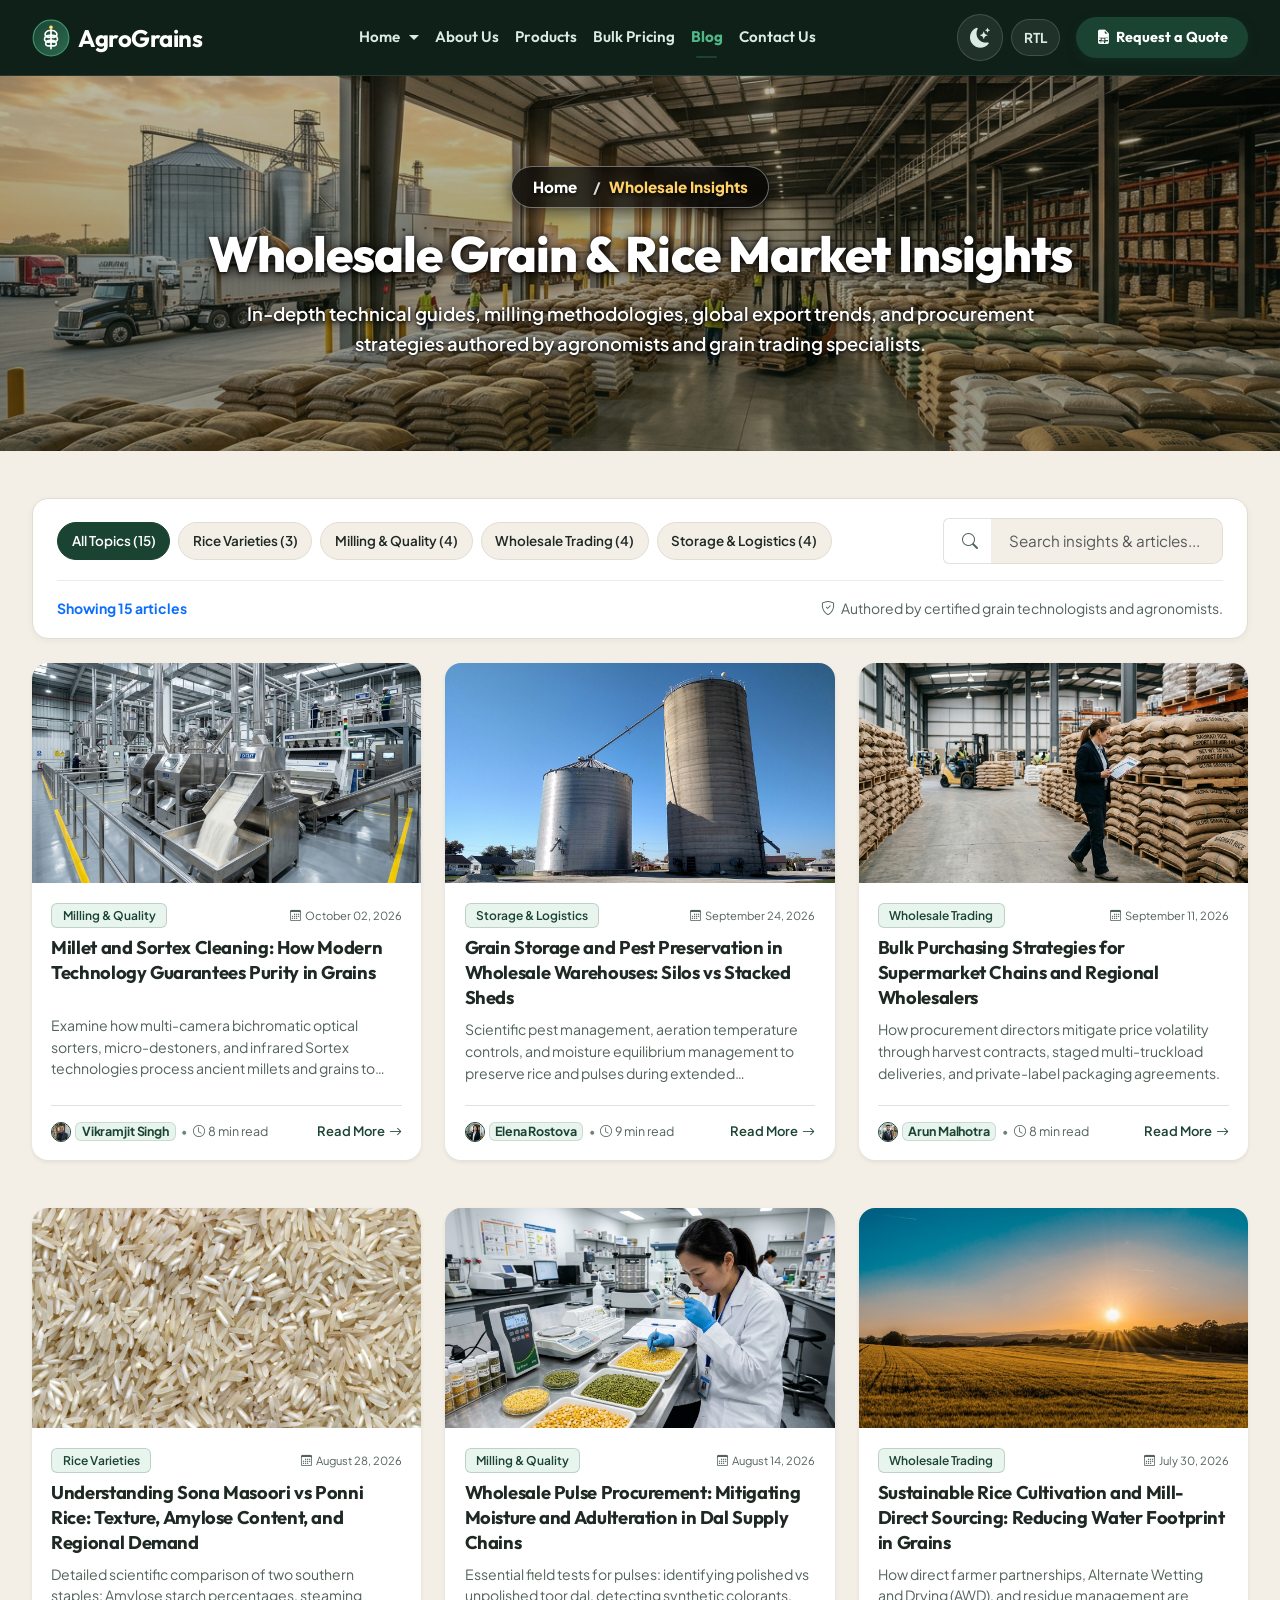
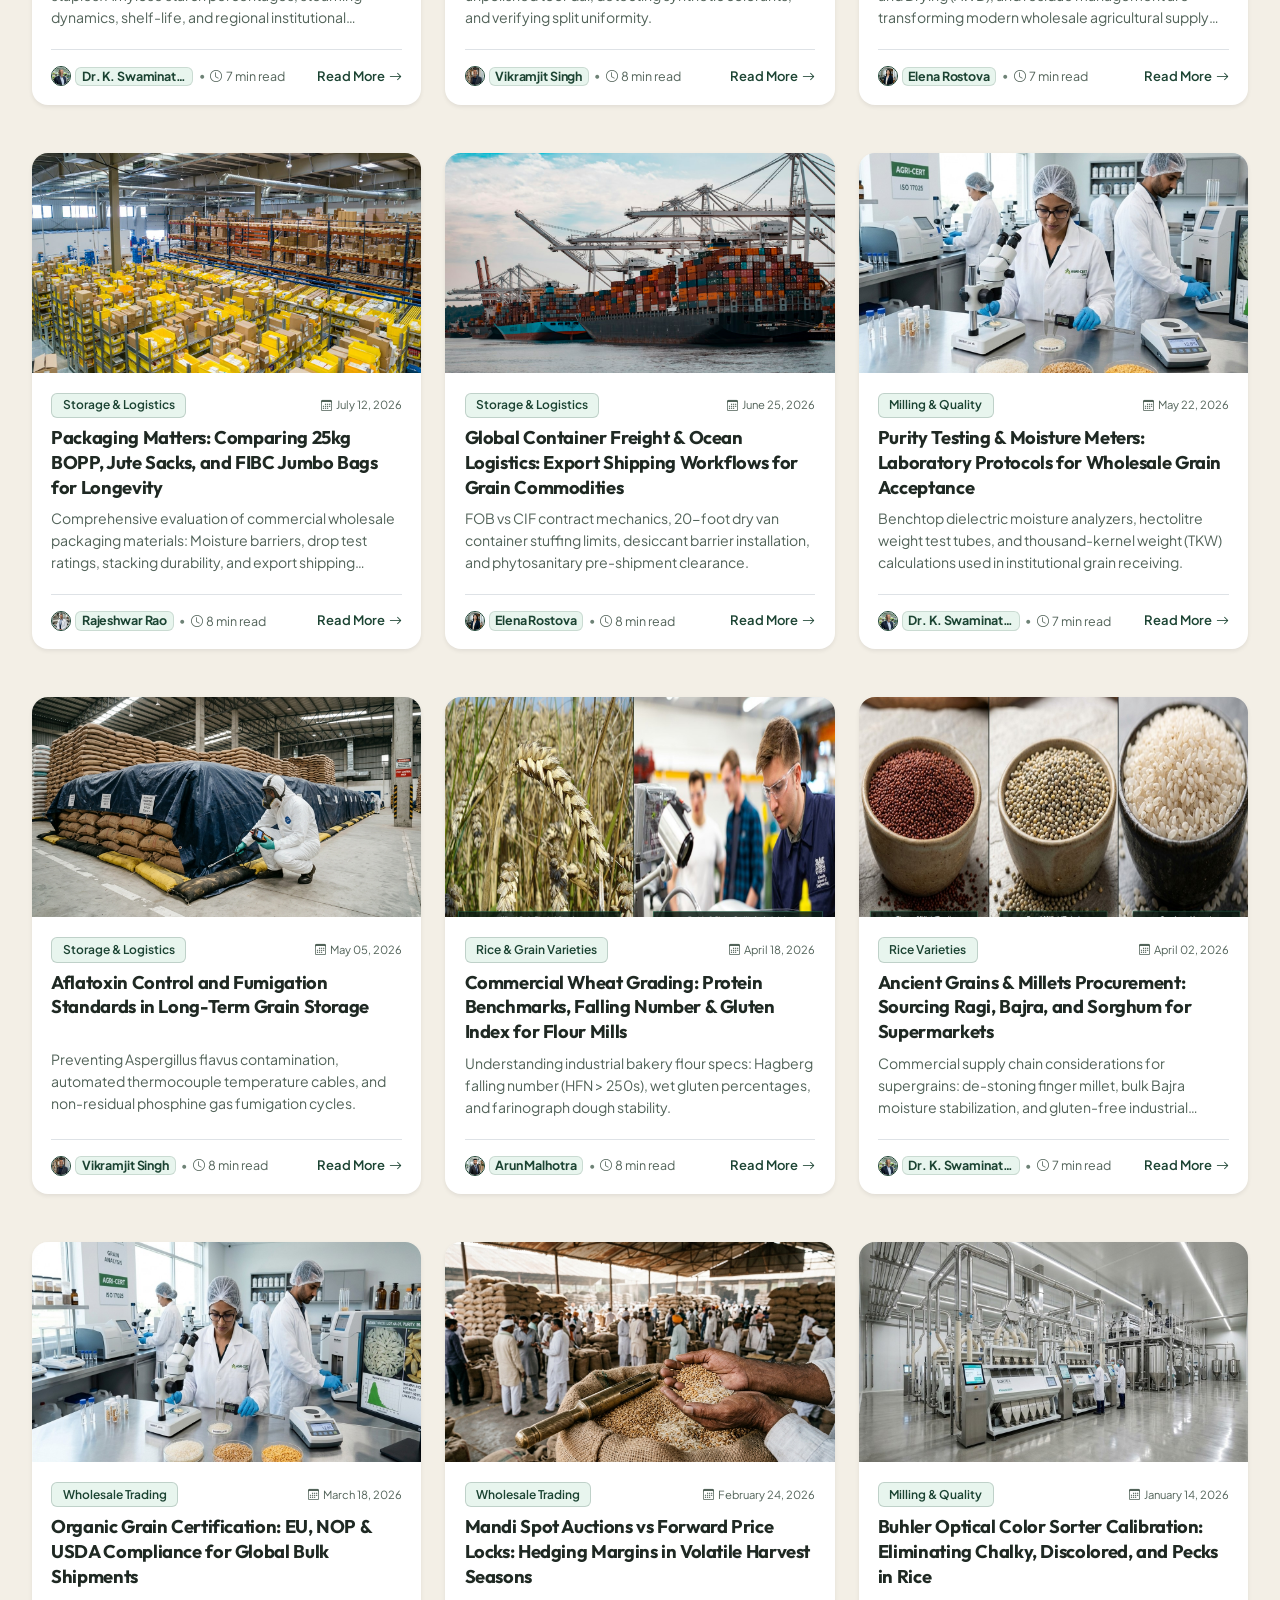
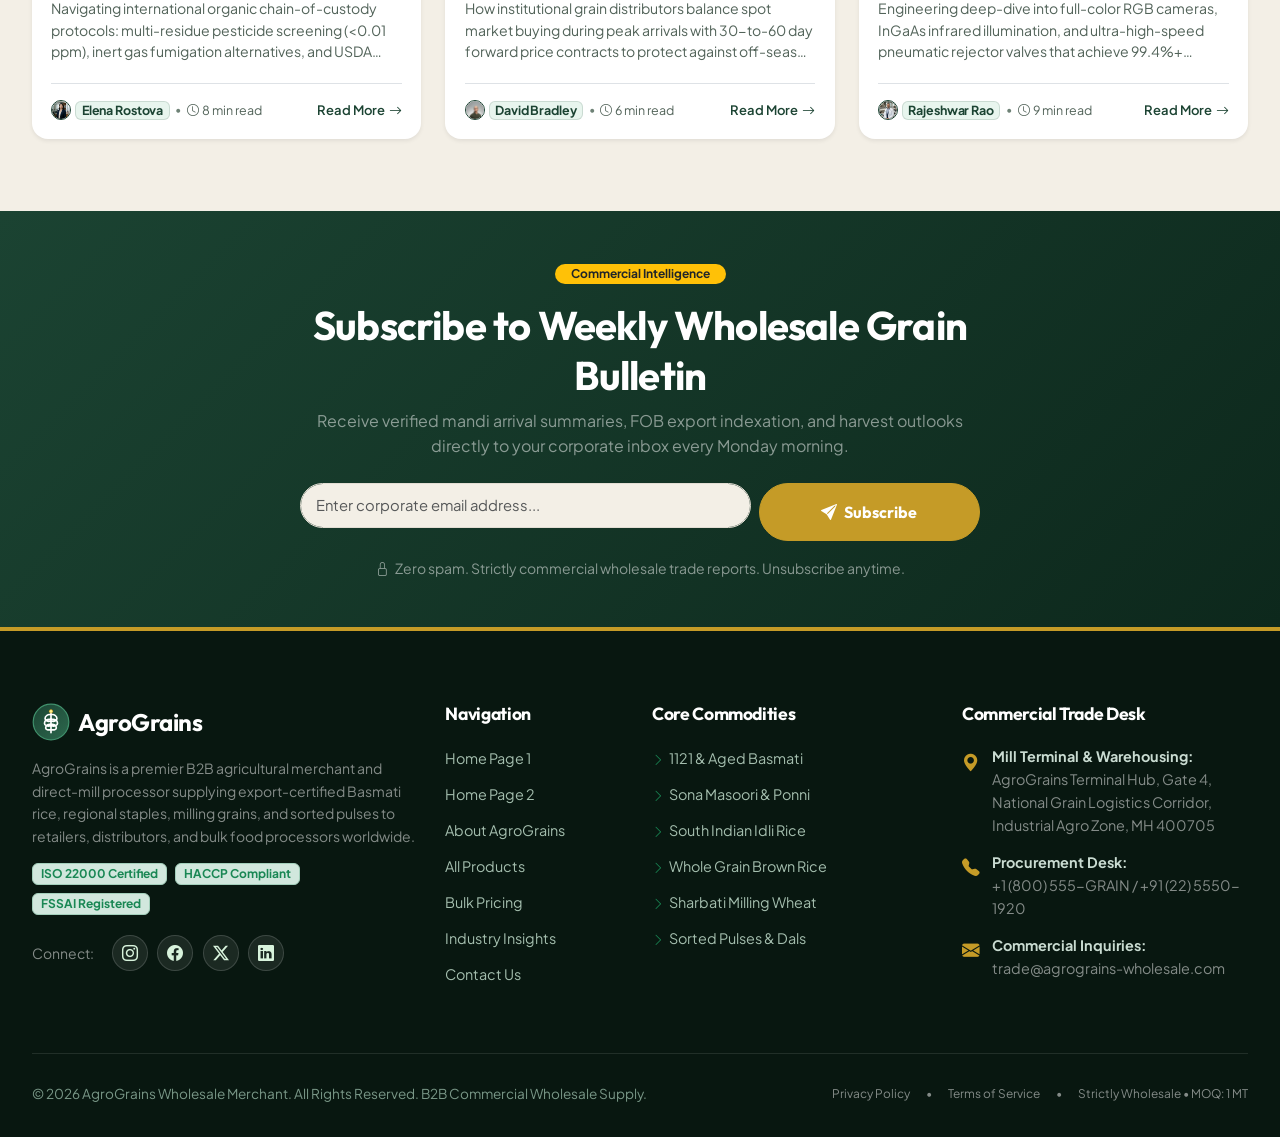
<file: blog.html>
<!DOCTYPE html>
<html lang="en" dir="ltr" data-theme="light">
<head>
  <meta charset="UTF-8">
  <meta name="viewport" content="width=device-width, initial-scale=1.0">
  <meta name="description" content="Wholesale grain trading insights, Basmati rice grading standards, Sortex optical milling analysis, and grain preservation strategies from industry technologists.">
  <meta name="keywords" content="rice trade blog, grain wholesale news, basmati milling analysis, pulse storage tips, agricultural commodity procurement, rice grading standard">
  <title>Wholesale Grain Insights &amp; Market Intelligence | AgroGrains Wholesale</title>

  <!-- Favicon -->
  <link rel="icon" type="image/svg+xml" href="assets/images/favicon.svg">
  <link rel="icon" type="image/png" sizes="32x32" href="assets/images/favicon-32x32.png">
  <link rel="apple-touch-icon" sizes="180x180" href="assets/images/favicon-180x180.png">

  <!-- Bootstrap 5 CSS -->
  <link id="bootstrap-css" rel="stylesheet" href="https://cdn.jsdelivr.net/npm/bootstrap@5.3.3/dist/css/bootstrap.min.css">
  <link rel="stylesheet" href="https://cdn.jsdelivr.net/npm/bootstrap-icons@1.11.3/font/bootstrap-icons.min.css">
  
  <!-- Custom Stylesheets -->
  <link rel="stylesheet" href="css/style.css">
  <link rel="stylesheet" href="css/responsive.css">
</head>
<body>

<!-- Global Single Navigation Bar Across Entire Website -->
  <nav class="navbar navbar-expand-lg wholesale-navbar sticky-top" id="mainWholesaleNavbar" aria-label="Main Wholesale Navigation">
    <div class="container-xl">
      <a class="navbar-brand d-flex align-items-center gap-2 text-decoration-none" href="index.html">
        <img src="assets/images/brand-icon.svg" alt="AgroGrains Emblem" width="38" height="38" class="navbar-brand-logo">
        <span class="brand-title text-white fw-bold fs-4" style="color: #ffffff !important; line-height: 1; letter-spacing: -0.02em;">AgroGrains</span>
      </a>

      <!-- Mobile Controls -->
      <div class="d-flex align-items-center gap-2 d-lg-none">
        <button id="theme-toggle-btn-mobile" class="nav-control-btn" type="button" aria-label="Toggle Theme" title="Toggle Theme">
          <i class="bi bi-moon-stars-fill"></i>
        </button>
        <button id="rtl-toggle-btn-mobile" class="nav-control-btn" type="button" aria-label="Toggle RTL" title="Toggle Direction">
          <span class="fw-bold">RTL</span>
        </button>
        <button class="navbar-toggler border-0 shadow-none text-white p-2" type="button" data-bs-toggle="collapse" data-bs-target="#wholesaleNavDropdown" aria-controls="wholesaleNavDropdown" aria-expanded="false" aria-label="Toggle navigation">
          <i class="bi bi-list fs-2 text-white"></i>
        </button>
      </div>

      <div class="collapse navbar-collapse" id="wholesaleNavDropdown">
        <ul class="navbar-nav mx-auto mb-2 mb-lg-0">
          <!-- Home Dropdown -->
          <li class="nav-item dropdown">
            <a class="nav-link dropdown-toggle" href="javascript:void(0)" id="homeDropdown" role="button" data-bs-toggle="dropdown" aria-expanded="false">
              Home
            </a>
            <ul class="dropdown-menu shadow-lg" aria-labelledby="homeDropdown">
              <li>
                <a class="dropdown-item" id="nav-home-1" href="index.html">
                  <i class="bi bi-shop me-2 text-primary"></i> Home Page 1 – General Wholesale
                </a>
              </li>
              <li>
                <a class="dropdown-item" id="nav-home-2" href="home-2.html">
                  <i class="bi bi-globe-americas me-2 text-primary"></i> Home Page 2 – Trading &amp; Distribution
                </a>
              </li>
            </ul>
          </li>
          <li class="nav-item">
            <a class="nav-link" href="about.html">About Us</a>
          </li>
          <li class="nav-item">
            <a class="nav-link" href="products.html">Products</a>
          </li>
          <li class="nav-item">
            <a class="nav-link" href="bulk-pricing.html">Bulk Pricing</a>
          </li>
          <li class="nav-item">
            <a class="nav-link active" href="blog.html">Blog</a>
          </li>
          <li class="nav-item">
            <a class="nav-link" href="contact.html">Contact Us</a>
          </li>
        </ul>

        <div class="d-flex align-items-center gap-2 nav-actions-group">
          <!-- Theme Toggle (Only Icon) -->
          <button id="theme-toggle-btn" class="nav-control-btn d-none d-lg-inline-flex" type="button" aria-label="Toggle theme" title="Toggle Dark/Light Mode">
            <i class="bi bi-moon-stars-fill"></i>
          </button>
          
          <!-- RTL Toggle (Only Text Name) -->
          <button id="rtl-toggle-btn" class="nav-control-btn d-none d-lg-inline-flex" type="button" aria-label="Toggle RTL reading direction" title="Toggle Direction">
            <span class="fw-bold">RTL</span>
          </button>

          <button class="nav-quote-btn ms-lg-2" type="button" onclick="openQuoteModal()">
            <i class="bi bi-file-earmark-spreadsheet-fill"></i>
            <span>Request a Quote</span>
          </button>
        </div>
      </div>
    </div>
  </nav>

  <main id="main-content">
    <!-- Page Hero (Centered Content & Dedicated Hero Image) -->
    <section class="page-hero page-hero-blog">
      <div class="container-xl text-center">
        <div class="breadcrumb-container" aria-label="breadcrumb">
          <ol class="breadcrumb justify-content-center mb-3">
            <li class="breadcrumb-item"><a href="index.html" class="text-decoration-none">Home</a></li>
            <li class="breadcrumb-item active" aria-current="page">Wholesale Insights</li>
          </ol>
        </div>
        <h1 class="mb-3">Wholesale Grain &amp; Rice Market Insights</h1>
        <p class="lead mb-0">
          In-depth technical guides, milling methodologies, global export trends, and procurement strategies authored by agronomists and grain trading specialists.
        </p>
      </div>
    </section>

    <!-- Filter, Search & Articles Grid Section -->
    <section class="py-5 bg-muted" id="blog-grid-section">
      <div class="container-xl">
        
        <!-- Filter Toolbar -->
        <div class="filter-toolbar mb-4">
          <div class="d-flex flex-column flex-xl-row align-items-xl-center justify-content-between gap-3">
            <div class="d-flex flex-wrap gap-2 align-items-center">
              <button class="filter-btn blog-filter-btn active" data-category="all">
                All Topics (15)
              </button>
              <button class="filter-btn blog-filter-btn" data-category="varieties">
                Rice Varieties (3)
              </button>
              <button class="filter-btn blog-filter-btn" data-category="milling">
                Milling &amp; Quality (4)
              </button>
              <button class="filter-btn blog-filter-btn" data-category="trading">
                Wholesale Trading (4)
              </button>
              <button class="filter-btn blog-filter-btn" data-category="logistics">
                Storage &amp; Logistics (4)
              </button>
            </div>

            <div class="blog-search-wrap" style="min-width: 280px; max-width: 360px;">
              <div class="input-group">
                <span class="input-group-text bg-transparent border-end-0 text-muted">
                  <i class="bi bi-search"></i>
                </span>
                <input type="text" id="blog-search" class="form-control border-start-0 ps-3" placeholder="Search insights &amp; articles...">
              </div>
            </div>
          </div>

          <div class="d-flex justify-content-between align-items-center mt-3 pt-3 border-top border-subtle small text-muted">
            <span id="blog-count-display" class="fw-bold text-primary">Loading articles...</span>
            <span><i class="bi bi-shield-check me-1"></i> Authored by certified grain technologists and agronomists.</span>
          </div>
        </div>

        <!-- Dynamic Blog Articles Grid (Rendered by js/blog.js with 8 unique images) -->
        <div id="blog-grid" class="row g-4">
          <!-- Populated dynamically via js/blog.js -->
        </div>

      </div>
    </section>

    <!-- Newsletter Subscription Section -->
    <section class="py-5" id="newsletter-section" style="background: linear-gradient(135deg, var(--primary) 0%, #0d281c 100%); color: #ffffff;">
      <div class="container-xl text-center">
        <div class="mx-auto" style="max-width: 680px;">
          <span class="badge bg-warning text-dark px-3 py-1 rounded-pill mb-3 fw-bold">Commercial Intelligence</span>
          <h2 class="fw-bold text-white mb-2">Subscribe to Weekly Wholesale Grain Bulletin</h2>
          <p class="text-white-50 mb-4">
            Receive verified mandi arrival summaries, FOB export indexation, and harvest outlooks directly to your corporate inbox every Monday morning.
          </p>

          <form onsubmit="event.preventDefault(); alert('Thank you for subscribing to the AgroGrains Weekly Grain Bulletin.'); this.reset();" class="row g-2 justify-content-center">
            <div class="col-sm-8">
              <input type="email" class="form-control form-control-lg rounded-pill" placeholder="Enter corporate email address..." required>
            </div>
            <div class="col-sm-4">
              <button type="submit" class="btn btn-wholesale-gold w-100 py-3 rounded-pill fw-bold">
                <i class="bi bi-send-fill me-1"></i> Subscribe
              </button>
            </div>
          </form>
          <div class="small text-white-50 mt-3">
            <i class="bi bi-lock me-1"></i> Zero spam. Strictly commercial wholesale trade reports. Unsubscribe anytime.
          </div>
        </div>
      </div>
    </section>
  </main>

  <!-- Global Footer -->
  <footer class="wholesale-footer">
    <div class="container-xl">
      <div class="row g-4">
        <!-- Brand & Bio -->
        <div class="col-lg-4 col-md-6">
          <a class="footer-brand d-flex align-items-center gap-2 mb-3 text-decoration-none" href="index.html">
            <img src="assets/images/brand-icon.svg" alt="AgroGrains Emblem" width="38" height="38" class="brand-logo-img">
            <span class="brand-title text-white fw-bold fs-4" style="line-height: 1; letter-spacing: -0.02em;">AgroGrains</span>
          </a>
          <p class="text-white-50 small mb-3">
            AgroGrains is a premier B2B agricultural merchant and direct-mill processor supplying export-certified Basmati rice, regional staples, milling grains, and sorted pulses to retailers, distributors, and bulk food processors worldwide.
          </p>
          <div class="d-flex flex-wrap align-items-center gap-2 mb-3">
            <span class="badge bg-success-subtle text-success border border-success-subtle px-2 py-1">ISO 22000 Certified</span>
            <span class="badge bg-success-subtle text-success border border-success-subtle px-2 py-1">HACCP Compliant</span>
            <span class="badge bg-success-subtle text-success border border-success-subtle px-2 py-1">FSSAI Registered</span>
          </div>
          <!-- Official Social Channels -->
          <div class="footer-social-links pt-1">
            <span class="small text-white-50 me-2">Connect:</span>
            <a href="https://www.instagram.com" target="_blank" rel="noopener noreferrer" class="social-icon-btn" aria-label="Follow AgroGrains on Instagram" title="Instagram">
              <i class="bi bi-instagram"></i>
            </a>
            <a href="https://www.facebook.com" target="_blank" rel="noopener noreferrer" class="social-icon-btn" aria-label="Follow AgroGrains on Facebook" title="Facebook">
              <i class="bi bi-facebook"></i>
            </a>
            <a href="https://twitter.com" target="_blank" rel="noopener noreferrer" class="social-icon-btn" aria-label="Follow AgroGrains on X (Twitter)" title="X (Twitter)">
              <i class="bi bi-twitter-x"></i>
            </a>
            <a href="https://www.linkedin.com" target="_blank" rel="noopener noreferrer" class="social-icon-btn" aria-label="Connect with AgroGrains on LinkedIn" title="LinkedIn">
              <i class="bi bi-linkedin"></i>
            </a>
          </div>
        </div>

        <!-- Quick Links -->
        <div class="col-lg-2 col-md-6 col-6">
          <h5>Navigation</h5>
          <ul class="footer-links">
            <li><a href="index.html">Home Page 1</a></li>
            <li><a href="home-2.html">Home Page 2</a></li>
            <li><a href="about.html">About AgroGrains</a></li>
            <li><a href="products.html">All Products</a></li>
            <li><a href="bulk-pricing.html">Bulk Pricing</a></li>
            <li><a href="blog.html">Industry Insights</a></li>
            <li><a href="contact.html">Contact Us</a></li>
          </ul>
        </div>

        <!-- Product Categories (Direct Filter Redirection) -->
        <div class="col-lg-3 col-md-6 col-6">
          <h5>Core Commodities</h5>
          <ul class="footer-links">
            <li><a href="products.html?category=basmati#products-catalog-section"><i class="bi bi-chevron-right small text-success me-1"></i>1121 &amp; Aged Basmati</a></li>
            <li><a href="products.html?category=non-basmati#products-catalog-section"><i class="bi bi-chevron-right small text-success me-1"></i>Sona Masoori &amp; Ponni</a></li>
            <li><a href="products.html?search=Idli#products-catalog-section"><i class="bi bi-chevron-right small text-success me-1"></i>South Indian Idli Rice</a></li>
            <li><a href="products.html?category=specialty#products-catalog-section"><i class="bi bi-chevron-right small text-success me-1"></i>Whole Grain Brown Rice</a></li>
            <li><a href="products.html?search=Wheat#products-catalog-section"><i class="bi bi-chevron-right small text-success me-1"></i>Sharbati Milling Wheat</a></li>
            <li><a href="products.html?category=pulses#products-catalog-section"><i class="bi bi-chevron-right small text-success me-1"></i>Sorted Pulses &amp; Dals</a></li>
          </ul>
        </div>

        <!-- Wholesale Contact Info Placeholder -->
        <div class="col-lg-3 col-md-6">
          <h5>Commercial Trade Desk</h5>
          <div class="footer-contact-item">
            <i class="bi bi-geo-alt-fill"></i>
            <div>
              <strong>Mill Terminal &amp; Warehousing:</strong><br>
              <span class="text-white-50">AgroGrains Terminal Hub, Gate 4, National Grain Logistics Corridor, Industrial Agro Zone, MH 400705</span>
            </div>
          </div>
          <div class="footer-contact-item">
            <i class="bi bi-telephone-fill"></i>
            <div>
              <strong>Procurement Desk:</strong><br>
              <span class="text-white-50">+1 (800) 555-GRAIN / +91 (22) 5550-1920</span>
            </div>
          </div>
          <div class="footer-contact-item">
            <i class="bi bi-envelope-fill"></i>
            <div>
              <strong>Commercial Inquiries:</strong><br>
              <span class="text-white-50">trade@agrograins-wholesale.com</span>
            </div>
          </div>
        </div>
      </div>

      <!-- Bottom Bar with Privacy Policy & Terms of Service -->
      <div class="footer-bottom-bar d-flex flex-column flex-md-row justify-content-between align-items-center gap-3">
        <div>
          &copy; 2026 AgroGrains Wholesale Merchant. All Rights Reserved. B2B Commercial Wholesale Supply.
        </div>
        <div class="d-flex align-items-center gap-3">
          <a href="javascript:void(0)" onclick="openPrivacyModal()" class="text-white-50 text-decoration-none hover-white small">Privacy Policy</a>
          <span class="text-white-50 small">&bull;</span>
          <a href="javascript:void(0)" onclick="openTermsModal()" class="text-white-50 text-decoration-none hover-white small">Terms of Service</a>
          <span class="text-white-50 small d-none d-sm-inline">&bull;</span>
          <span class="text-white-50 small d-none d-sm-inline">Strictly Wholesale &bull; MOQ: 1 MT</span>
        </div>
      </div>
    </div>
  </footer>

  <!-- Scripts -->
  <script src="https://cdn.jsdelivr.net/npm/bootstrap@5.3.3/dist/js/bootstrap.bundle.min.js"></script>
  <script src="js/main.js"></script>
  <script src="js/blog.js"></script>
  <script src="js/contact.js"></script>
</body>
</html>
</file>
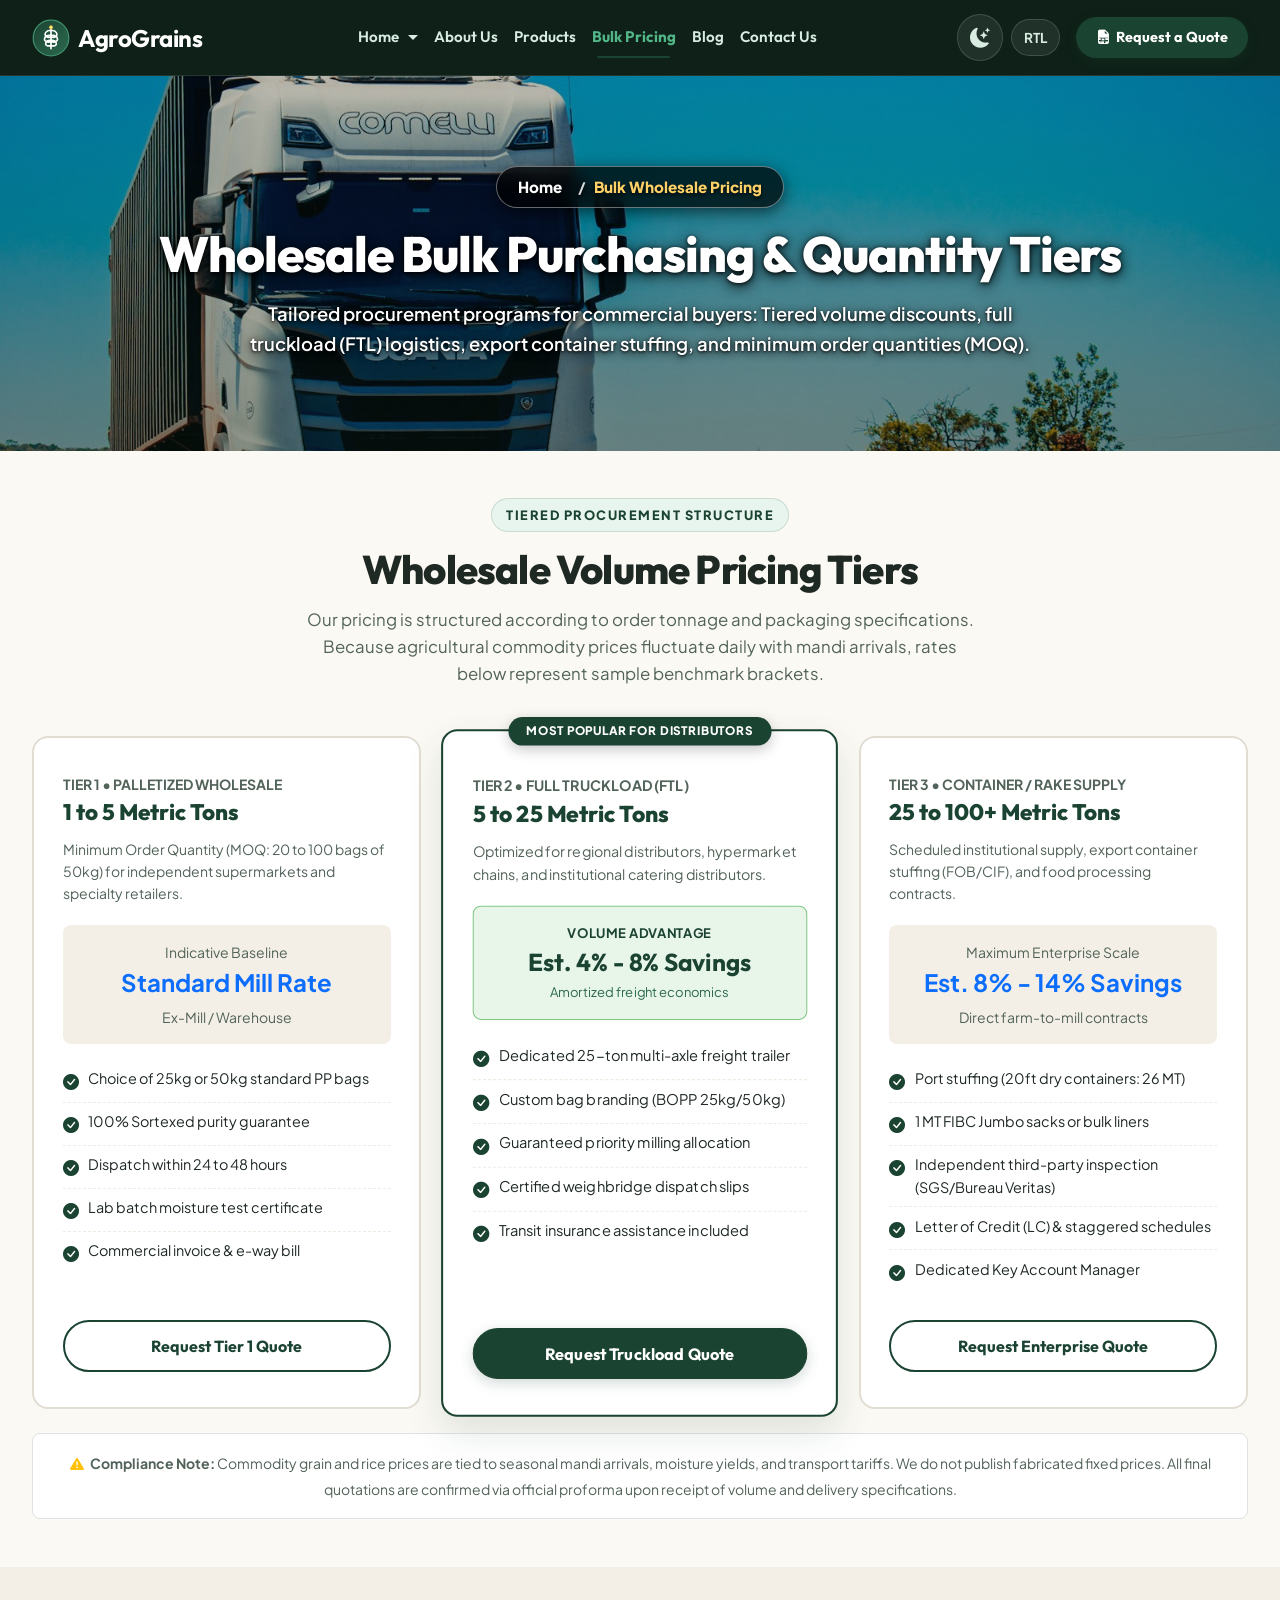
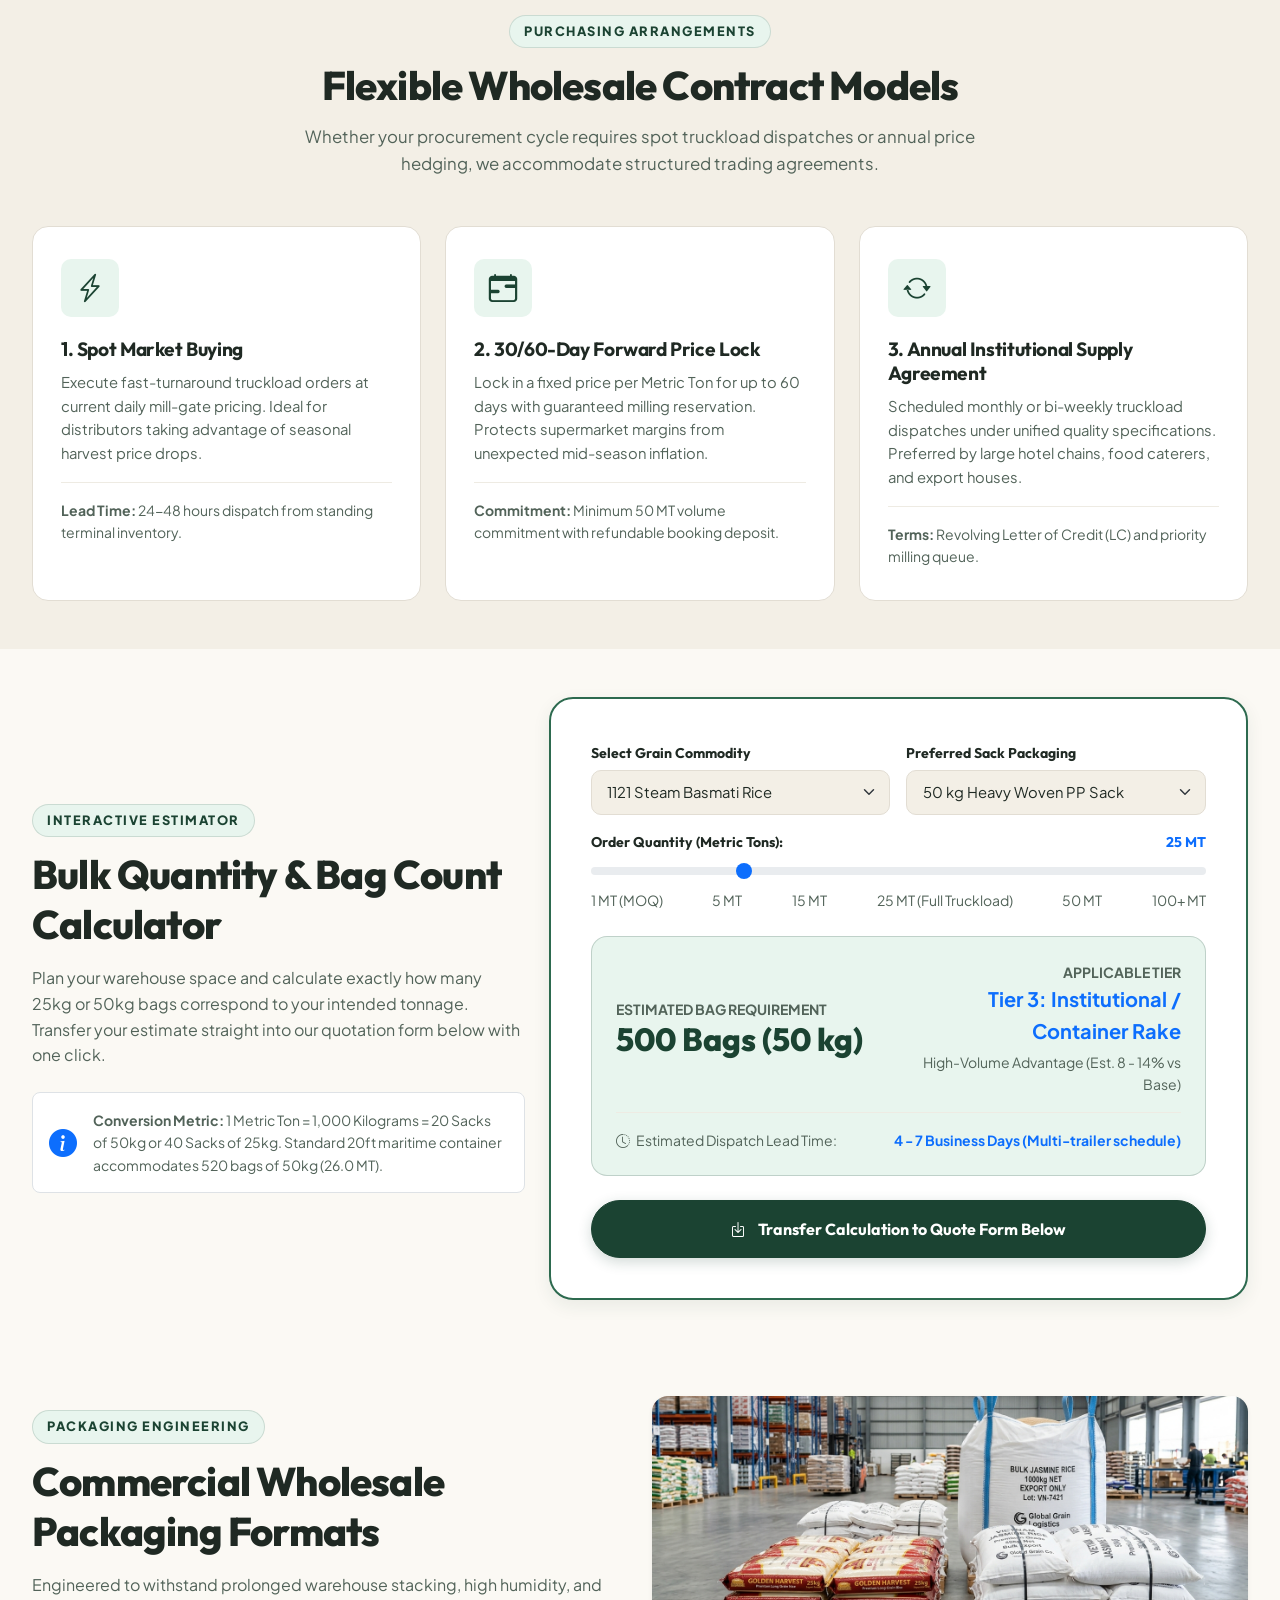
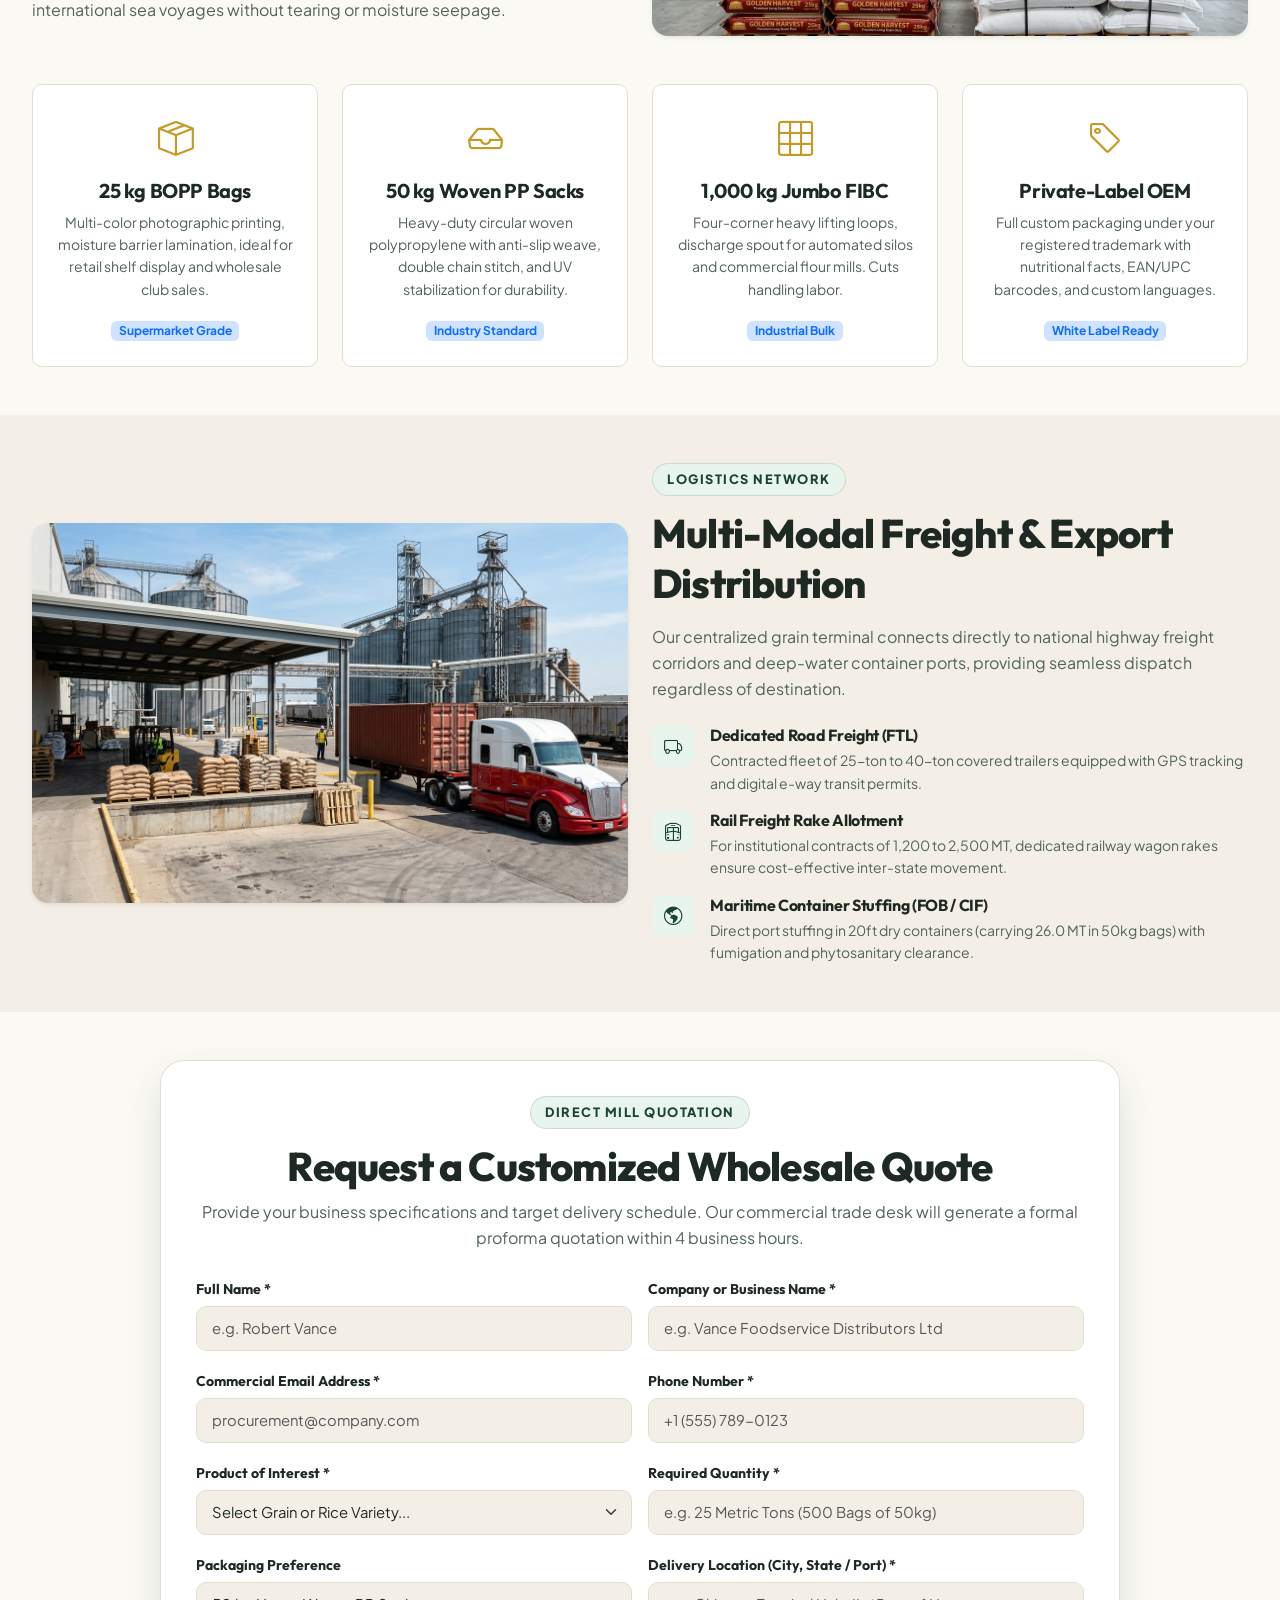
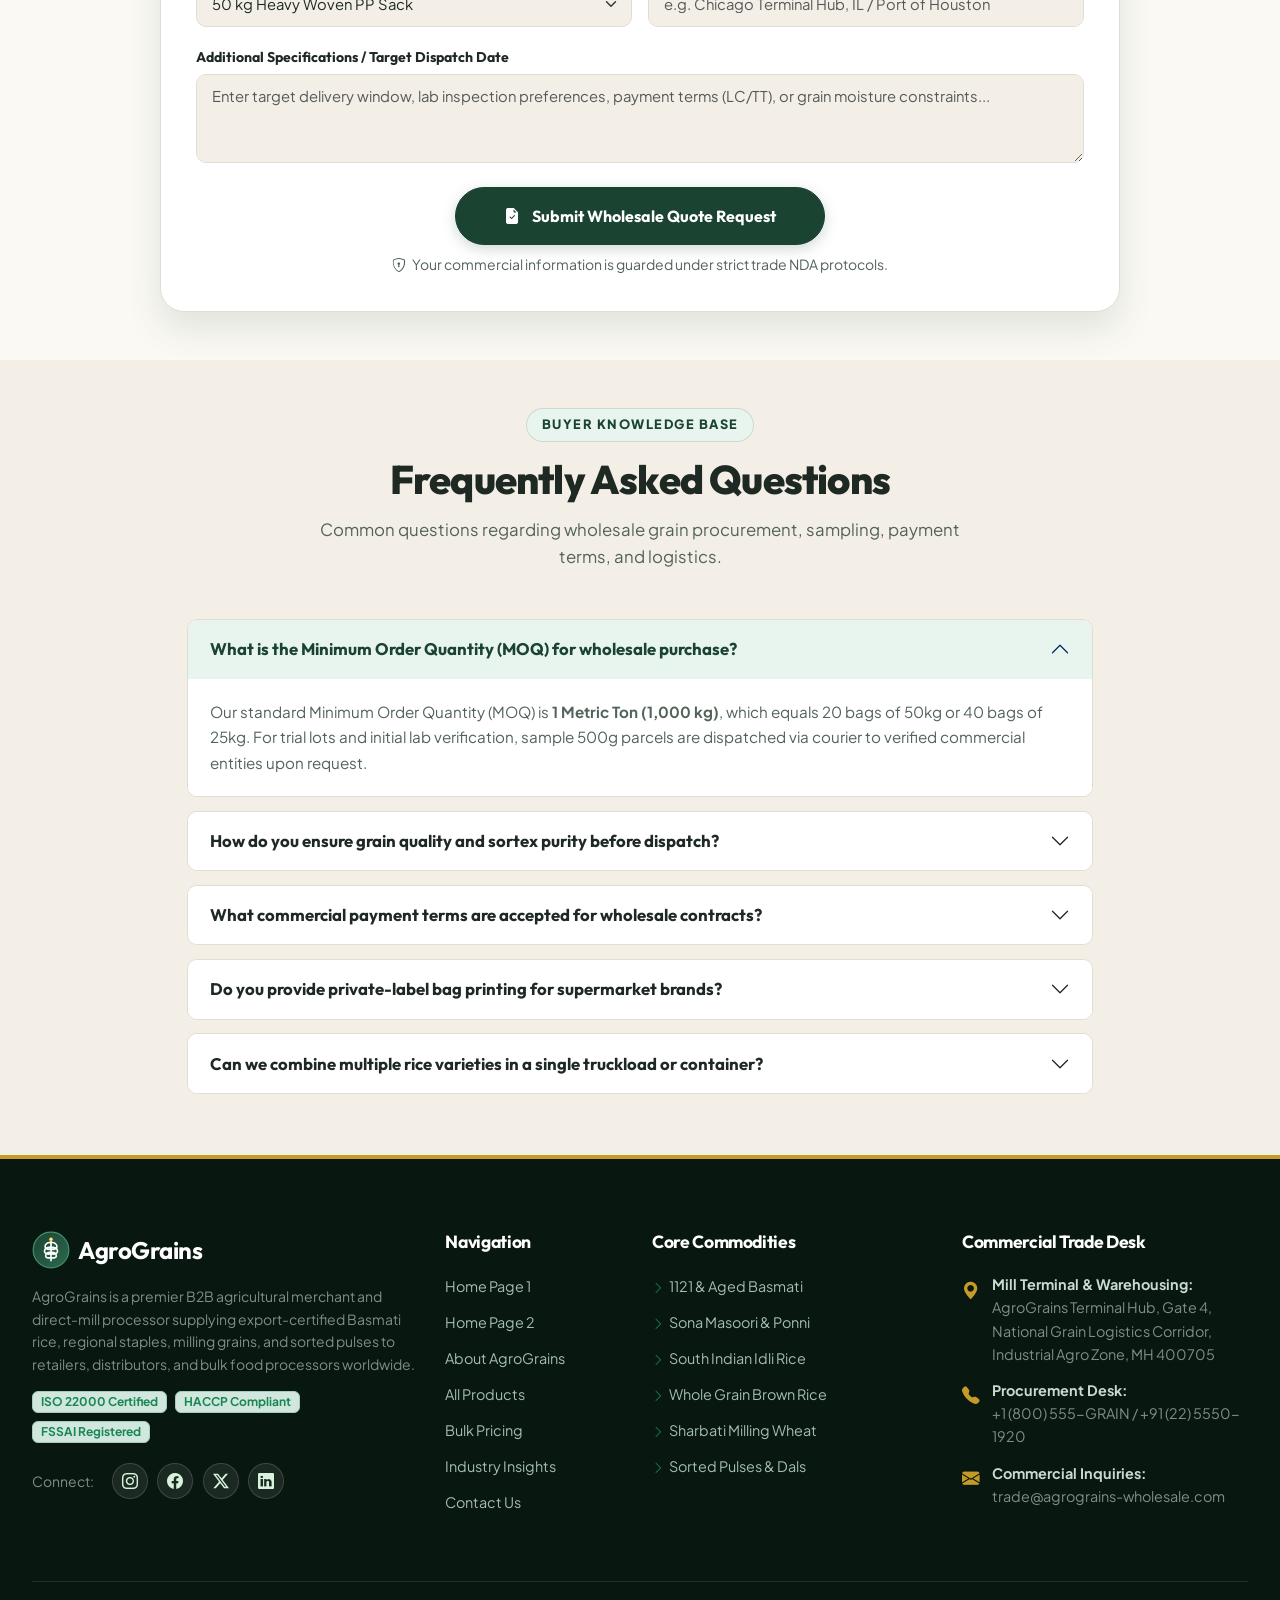
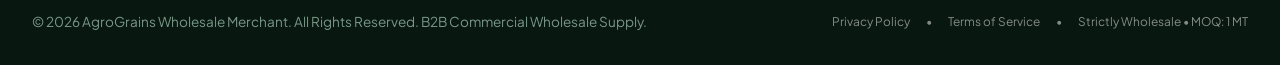
<file: bulk-pricing.html>
<!DOCTYPE html>
<html lang="en" dir="ltr" data-theme="light">
<head>
  <meta charset="UTF-8">
  <meta name="viewport" content="width=device-width, initial-scale=1.0">
  <meta name="description" content="Wholesale bulk quantity pricing, 25kg &amp; 50kg sack packaging tiers, minimum order quantities (MOQ), and institutional quote request for commercial rice and grain buyers.">
  <meta name="keywords" content="bulk rice pricing, wholesale grain quotation, 50kg rice bags wholesale, full truckload rice price, container grain supply MOQ, B2B rice contract">
  <title>Bulk Pricing &amp; Quantity Tiers | Commercial Rice &amp; Grains | AgroGrains</title>

  <!-- Favicon -->
  <link rel="icon" type="image/svg+xml" href="assets/images/favicon.svg">
  <link rel="icon" type="image/png" sizes="32x32" href="assets/images/favicon-32x32.png">
  <link rel="apple-touch-icon" sizes="180x180" href="assets/images/favicon-180x180.png">

  <!-- Bootstrap 5 CSS -->
  <link id="bootstrap-css" rel="stylesheet" href="https://cdn.jsdelivr.net/npm/bootstrap@5.3.3/dist/css/bootstrap.min.css">
  <link rel="stylesheet" href="https://cdn.jsdelivr.net/npm/bootstrap-icons@1.11.3/font/bootstrap-icons.min.css">
  
  <!-- Custom Stylesheets -->
  <link rel="stylesheet" href="css/style.css">
  <link rel="stylesheet" href="css/responsive.css">
</head>
<body>

<!-- Global Single Navigation Bar Across Entire Website -->
  <nav class="navbar navbar-expand-lg wholesale-navbar sticky-top" id="mainWholesaleNavbar" aria-label="Main Wholesale Navigation">
    <div class="container-xl">
      <a class="navbar-brand d-flex align-items-center gap-2 text-decoration-none" href="index.html">
        <img src="assets/images/brand-icon.svg" alt="AgroGrains Emblem" width="38" height="38" class="navbar-brand-logo">
        <span class="brand-title text-white fw-bold fs-4" style="color: #ffffff !important; line-height: 1; letter-spacing: -0.02em;">AgroGrains</span>
      </a>

      <!-- Mobile Controls -->
      <div class="d-flex align-items-center gap-2 d-lg-none">
        <button id="theme-toggle-btn-mobile" class="nav-control-btn" type="button" aria-label="Toggle Theme" title="Toggle Theme">
          <i class="bi bi-moon-stars-fill"></i>
        </button>
        <button id="rtl-toggle-btn-mobile" class="nav-control-btn" type="button" aria-label="Toggle RTL" title="Toggle Direction">
          <span class="fw-bold">RTL</span>
        </button>
        <button class="navbar-toggler border-0 shadow-none text-white p-2" type="button" data-bs-toggle="collapse" data-bs-target="#wholesaleNavDropdown" aria-controls="wholesaleNavDropdown" aria-expanded="false" aria-label="Toggle navigation">
          <i class="bi bi-list fs-2 text-white"></i>
        </button>
      </div>

      <div class="collapse navbar-collapse" id="wholesaleNavDropdown">
        <ul class="navbar-nav mx-auto mb-2 mb-lg-0">
          <!-- Home Dropdown -->
          <li class="nav-item dropdown">
            <a class="nav-link dropdown-toggle" href="javascript:void(0)" id="homeDropdown" role="button" data-bs-toggle="dropdown" aria-expanded="false">
              Home
            </a>
            <ul class="dropdown-menu shadow-lg" aria-labelledby="homeDropdown">
              <li>
                <a class="dropdown-item" id="nav-home-1" href="index.html">
                  <i class="bi bi-shop me-2 text-primary"></i> Home Page 1 – General Wholesale
                </a>
              </li>
              <li>
                <a class="dropdown-item" id="nav-home-2" href="home-2.html">
                  <i class="bi bi-globe-americas me-2 text-primary"></i> Home Page 2 – Trading &amp; Distribution
                </a>
              </li>
            </ul>
          </li>
          <li class="nav-item">
            <a class="nav-link" href="about.html">About Us</a>
          </li>
          <li class="nav-item">
            <a class="nav-link" href="products.html">Products</a>
          </li>
          <li class="nav-item">
            <a class="nav-link active" href="bulk-pricing.html">Bulk Pricing</a>
          </li>
          <li class="nav-item">
            <a class="nav-link" href="blog.html">Blog</a>
          </li>
          <li class="nav-item">
            <a class="nav-link" href="contact.html">Contact Us</a>
          </li>
        </ul>

        <div class="d-flex align-items-center gap-2 nav-actions-group">
          <!-- Theme Toggle (Only Icon) -->
          <button id="theme-toggle-btn" class="nav-control-btn d-none d-lg-inline-flex" type="button" aria-label="Toggle theme" title="Toggle Dark/Light Mode">
            <i class="bi bi-moon-stars-fill"></i>
          </button>
          
          <!-- RTL Toggle (Only Text Name) -->
          <button id="rtl-toggle-btn" class="nav-control-btn d-none d-lg-inline-flex" type="button" aria-label="Toggle RTL reading direction" title="Toggle Direction">
            <span class="fw-bold">RTL</span>
          </button>

          <button class="nav-quote-btn ms-lg-2" type="button" onclick="document.getElementById('bulk-quote-form').scrollIntoView({behavior:'smooth'})">
            <i class="bi bi-file-earmark-spreadsheet-fill"></i>
            <span>Request a Quote</span>
          </button>
        </div>
      </div>
    </div>
  </nav>

  <main id="main-content">
    <!-- Page Hero (Centered Content & Dedicated Hero Image) -->
    <section class="page-hero page-hero-bulk">
      <div class="container-xl text-center">
        <div class="breadcrumb-container" aria-label="breadcrumb">
          <ol class="breadcrumb justify-content-center mb-3">
            <li class="breadcrumb-item"><a href="index.html" class="text-decoration-none">Home</a></li>
            <li class="breadcrumb-item active" aria-current="page">Bulk Wholesale Pricing</li>
          </ol>
        </div>
        <h1 class="mb-3">Wholesale Bulk Purchasing &amp; Quantity Tiers</h1>
        <p class="lead mb-0">
          Tailored procurement programs for commercial buyers: Tiered volume discounts, full truckload (FTL) logistics, export container stuffing, and minimum order quantities (MOQ).
        </p>
      </div>
    </section>

    <!-- Wholesale Quantity Pricing Structure -->
    <section class="py-5">
      <div class="container-xl">
        <div class="text-center mb-5">
          <span class="section-tag">Tiered Procurement Structure</span>
          <h2 class="section-title">Wholesale Volume Pricing Tiers</h2>
          <p class="section-subtitle">
            Our pricing is structured according to order tonnage and packaging specifications. Because agricultural commodity prices fluctuate daily with mandi arrivals, rates below represent sample benchmark brackets.
          </p>
        </div>

        <div class="row g-4 align-items-stretch">
          <!-- Tier 1 -->
          <div class="col-lg-4">
            <div class="pricing-tier-card">
              <span class="text-uppercase text-muted fw-bold small">Tier 1 • Palletized Wholesale</span>
              <div class="tier-volume-range">1 to 5 Metric Tons</div>
              <div class="tier-desc">Minimum Order Quantity (MOQ: 20 to 100 bags of 50kg) for independent supermarkets and specialty retailers.</div>
              
              <div class="p-3 bg-muted rounded-3 mb-3 text-center">
                <span class="text-muted small d-block">Indicative Baseline</span>
                <span class="fs-4 fw-bold text-primary">Standard Mill Rate</span>
                <span class="small text-muted d-block mt-1">Ex-Mill / Warehouse</span>
              </div>

              <ul class="tier-benefits-list">
                <li><i class="bi bi-check-circle-fill"></i> Choice of 25kg or 50kg standard PP bags</li>
                <li><i class="bi bi-check-circle-fill"></i> 100% Sortexed purity guarantee</li>
                <li><i class="bi bi-check-circle-fill"></i> Dispatch within 24 to 48 hours</li>
                <li><i class="bi bi-check-circle-fill"></i> Lab batch moisture test certificate</li>
                <li><i class="bi bi-check-circle-fill"></i> Commercial invoice &amp; e-way bill</li>
              </ul>

              <button class="btn btn-wholesale-secondary w-100" onclick="openQuoteModal('Tier 1: Commercial Bulk (1-5 MT)')">
                Request Tier 1 Quote
              </button>
            </div>
          </div>

          <!-- Tier 2: Featured Truckload -->
          <div class="col-lg-4">
            <div class="pricing-tier-card featured">
              <div class="tier-featured-pill">Most Popular for Distributors</div>
              <span class="text-uppercase text-muted fw-bold small">Tier 2 • Full Truckload (FTL)</span>
              <div class="tier-volume-range">5 to 25 Metric Tons</div>
              <div class="tier-desc">Optimized for regional distributors, hypermarket chains, and institutional catering distributors.</div>

              <div class="tier-savings-box p-3 rounded-3 mb-3 text-center">
                <span class="tier-savings-tag small d-block fw-bold">Volume Advantage</span>
                <span class="tier-savings-value fs-4 fw-bold">Est. 4% - 8% Savings</span>
                <span class="tier-savings-note small d-block mt-1">Amortized freight economics</span>
              </div>

              <ul class="tier-benefits-list">
                <li><i class="bi bi-check-circle-fill"></i> Dedicated 25-ton multi-axle freight trailer</li>
                <li><i class="bi bi-check-circle-fill"></i> Custom bag branding (BOPP 25kg/50kg)</li>
                <li><i class="bi bi-check-circle-fill"></i> Guaranteed priority milling allocation</li>
                <li><i class="bi bi-check-circle-fill"></i> Certified weighbridge dispatch slips</li>
                <li><i class="bi bi-check-circle-fill"></i> Transit insurance assistance included</li>
              </ul>

              <button class="btn btn-wholesale-primary w-100" onclick="openQuoteModal('Tier 2: Truckload (5-25 MT)')">
                Request Truckload Quote
              </button>
            </div>
          </div>

          <!-- Tier 3: Institutional / Container -->
          <div class="col-lg-4">
            <div class="pricing-tier-card">
              <span class="text-uppercase text-muted fw-bold small">Tier 3 • Container / Rake Supply</span>
              <div class="tier-volume-range">25 to 100+ Metric Tons</div>
              <div class="tier-desc">Scheduled institutional supply, export container stuffing (FOB/CIF), and food processing contracts.</div>

              <div class="p-3 bg-muted rounded-3 mb-3 text-center">
                <span class="text-muted small d-block">Maximum Enterprise Scale</span>
                <span class="fs-4 fw-bold text-primary">Est. 8% - 14% Savings</span>
                <span class="small text-muted d-block mt-1">Direct farm-to-mill contracts</span>
              </div>

              <ul class="tier-benefits-list">
                <li><i class="bi bi-check-circle-fill"></i> Port stuffing (20ft dry containers: 26 MT)</li>
                <li><i class="bi bi-check-circle-fill"></i> 1 MT FIBC Jumbo sacks or bulk liners</li>
                <li><i class="bi bi-check-circle-fill"></i> Independent third-party inspection (SGS/Bureau Veritas)</li>
                <li><i class="bi bi-check-circle-fill"></i> Letter of Credit (LC) &amp; staggered schedules</li>
                <li><i class="bi bi-check-circle-fill"></i> Dedicated Key Account Manager</li>
              </ul>

              <button class="btn btn-wholesale-secondary w-100" onclick="openQuoteModal('Tier 3: Enterprise Container (25-100+ MT)')">
                Request Enterprise Quote
              </button>
            </div>
          </div>
        </div>

        <!-- Sample Pricing Disclosure -->
        <div class="mt-4 p-3 rounded-3 bg-surface border text-center">
          <small class="text-muted">
            <i class="bi bi-exclamation-triangle-fill text-warning me-1"></i>
            <strong>Compliance Note:</strong> Commodity grain and rice prices are tied to seasonal mandi arrivals, moisture yields, and transport tariffs. We do not publish fabricated fixed prices. All final quotations are confirmed via official proforma upon receipt of volume and delivery specifications.
          </small>
        </div>
      </div>
    </section>

    <!-- Purchasing Arrangements & Contract Stability -->
    <section class="py-5 bg-muted">
      <div class="container-xl">
        <div class="text-center mb-5">
          <span class="section-tag">Purchasing Arrangements</span>
          <h2 class="section-title">Flexible Wholesale Contract Models</h2>
          <p class="section-subtitle">
            Whether your procurement cycle requires spot truckload dispatches or annual price hedging, we accommodate structured trading agreements.
          </p>
        </div>

        <div class="row g-4">
          <!-- Model 1 -->
          <div class="col-lg-4">
            <div class="feature-box h-100">
              <div class="feature-icon-wrapper">
                <i class="bi bi-lightning-charge"></i>
              </div>
              <h4>1. Spot Market Buying</h4>
              <p>Execute fast-turnaround truckload orders at current daily mill-gate pricing. Ideal for distributors taking advantage of seasonal harvest price drops.</p>
              <div class="mt-3 pt-3 border-top border-subtle small text-muted">
                <strong>Lead Time:</strong> 24-48 hours dispatch from standing terminal inventory.
              </div>
            </div>
          </div>

          <!-- Model 2 -->
          <div class="col-lg-4">
            <div class="feature-box h-100">
              <div class="feature-icon-wrapper">
                <i class="bi bi-calendar-range"></i>
              </div>
              <h4>2. 30/60-Day Forward Price Lock</h4>
              <p>Lock in a fixed price per Metric Ton for up to 60 days with guaranteed milling reservation. Protects supermarket margins from unexpected mid-season inflation.</p>
              <div class="mt-3 pt-3 border-top border-subtle small text-muted">
                <strong>Commitment:</strong> Minimum 50 MT volume commitment with refundable booking deposit.
              </div>
            </div>
          </div>

          <!-- Model 3 -->
          <div class="col-lg-4">
            <div class="feature-box h-100">
              <div class="feature-icon-wrapper">
                <i class="bi bi-arrow-repeat"></i>
              </div>
              <h4>3. Annual Institutional Supply Agreement</h4>
              <p>Scheduled monthly or bi-weekly truckload dispatches under unified quality specifications. Preferred by large hotel chains, food caterers, and export houses.</p>
              <div class="mt-3 pt-3 border-top border-subtle small text-muted">
                <strong>Terms:</strong> Revolving Letter of Credit (LC) and priority milling queue.
              </div>
            </div>
          </div>
        </div>
      </div>
    </section>

    <!-- Interactive Bulk Quantity & Sacks Calculator -->
    <section class="py-5">
      <div class="container-xl">
        <div class="row align-items-center g-4">
          <div class="col-lg-5">
            <span class="section-tag">Interactive Estimator</span>
            <h2 class="section-title mb-3">Bulk Quantity &amp; Bag Count Calculator</h2>
            <p class="text-muted mb-4">
              Plan your warehouse space and calculate exactly how many 25kg or 50kg bags correspond to your intended tonnage. Transfer your estimate straight into our quotation form below with one click.
            </p>
            <div class="p-3 bg-surface rounded-3 border">
              <div class="d-flex align-items-center gap-3">
                <i class="bi bi-info-circle-fill text-primary fs-3"></i>
                <div class="small text-muted">
                  <strong>Conversion Metric:</strong> 1 Metric Ton = 1,000 Kilograms = 20 Sacks of 50kg or 40 Sacks of 25kg. Standard 20ft maritime container accommodates 520 bags of 50kg (26.0 MT).
                </div>
              </div>
            </div>
          </div>

          <div class="col-lg-7">
            <div class="bulk-calculator-card">
              <form id="bulk-calculator-form">
                <div class="row g-3 mb-4">
                  <div class="col-md-6">
                    <label for="calc-product" class="form-label">Select Grain Commodity</label>
                    <select id="calc-product" class="form-select">
                      <option value="1121 Steam Basmati Rice">1121 Steam Basmati Rice</option>
                      <option value="Traditional Aged Basmati Rice">Traditional Aged Basmati Rice</option>
                      <option value="Sona Masoori Rice (Raw & Steam)">Sona Masoori Rice (Raw & Steam)</option>
                      <option value="Ponni Boiled / Parboiled Rice">Ponni Boiled / Parboiled Rice</option>
                      <option value="South Indian Idli Rice">South Indian Idli Rice</option>
                      <option value="Milling Wheat (Sharbati & Durum)">Milling Wheat (Sharbati & Durum)</option>
                      <option value="Yellow Grain Maize">Yellow Grain Maize</option>
                      <option value="Premium Toor Dal">Premium Toor Dal</option>
                      <option value="Chana Dal & Chickpeas">Chana Dal & Chickpeas</option>
                    </select>
                  </div>

                  <div class="col-md-6">
                    <label for="calc-bag-size" class="form-label">Preferred Sack Packaging</label>
                    <select id="calc-bag-size" class="form-select">
                      <option value="50" selected>50 kg Heavy Woven PP Sack</option>
                      <option value="25">25 kg BOPP Laminated Bag</option>
                      <option value="1000">1,000 kg (1 MT) FIBC Jumbo Sack</option>
                    </select>
                  </div>

                  <div class="col-12">
                    <label for="calc-tonnage" class="form-label d-flex justify-content-between">
                      <span>Order Quantity (Metric Tons):</span>
                      <span class="text-primary fw-bold" id="calc-tonnage-display"><span id="calc-tonnage-val">25</span> MT</span>
                    </label>
                    <input type="range" class="form-range" id="calc-tonnage" min="1" max="100" step="1" value="25" oninput="document.getElementById('calc-tonnage-val').textContent = this.value">
                    <div class="d-flex justify-content-between small text-muted">
                      <span>1 MT (MOQ)</span>
                      <span>5 MT</span>
                      <span>15 MT</span>
                      <span>25 MT (Full Truckload)</span>
                      <span>50 MT</span>
                      <span>100+ MT</span>
                    </div>
                  </div>
                </div>

                <!-- Calculator Output Summary -->
                <div class="calc-result-display mb-4">
                  <div class="row g-3 align-items-center">
                    <div class="col-md-6 text-md-start">
                      <span class="small text-muted text-uppercase fw-bold d-block">Estimated Bag Requirement</span>
                      <span class="calc-result-val" id="calc-display-sacks">500 Bags (50 kg)</span>
                    </div>
                    <div class="col-md-6 text-md-end">
                      <span class="small text-muted text-uppercase fw-bold d-block">Applicable Tier</span>
                      <span class="fw-bold text-primary fs-5" id="calc-display-tier">Tier 2: Truckload</span>
                      <div class="small text-muted mt-1" id="calc-display-discount">Truckload Advantage (Est. 4 - 7% vs Base)</div>
                    </div>
                  </div>
                  <div class="pt-3 mt-3 border-top border-subtle d-flex justify-content-between align-items-center small text-muted">
                    <span><i class="bi bi-clock-history me-1"></i> Estimated Dispatch Lead Time:</span>
                    <strong class="text-primary" id="calc-display-leadtime">48 - 72 Hours Dispatch</strong>
                  </div>
                </div>

                <div class="text-end">
                  <button type="button" class="btn btn-wholesale-primary w-100 py-3" id="calc-apply-quote-btn">
                    <i class="bi bi-box-arrow-in-down me-1"></i> Transfer Calculation to Quote Form Below
                  </button>
                </div>
              </form>
            </div>
          </div>
        </div>
      </div>
    </section>

    <!-- Packaging Options & Specifications (Unique Bulk Pallet Sacks Image) -->
    <section class="py-5">
      <div class="container-xl">
        <div class="row align-items-center mb-5 g-4">
          <div class="col-lg-6">
            <span class="section-tag">Packaging Engineering</span>
            <h2 class="section-title mb-3">Commercial Wholesale Packaging Formats</h2>
            <p class="text-muted mb-0">
              Engineered to withstand prolonged warehouse stacking, high humidity, and international sea voyages without tearing or moisture seepage.
            </p>
          </div>
          <div class="col-lg-6">
            <!-- Commercial Wholesale Packaging Formats (BOPP bags, PP sacks & FIBC bulk bags) -->
            <img src="assets/images/bulk-wholesale-packaging.jpg" alt="Commercial Wholesale Packaging Formats - 25kg BOPP Bags, 50kg PP Sacks and FIBC Bulk Bags" class="rounded-4 img-fluid shadow-sm" style="max-height: 240px; width: 100%; object-fit: cover;">
          </div>
        </div>

        <div class="row g-4">
          <div class="col-lg-3 col-sm-6">
            <div class="packaging-card">
              <div class="packaging-icon"><i class="bi bi-box-seam"></i></div>
              <h5 class="fw-bold mb-2">25 kg BOPP Bags</h5>
              <p class="small text-muted mb-3">Multi-color photographic printing, moisture barrier lamination, ideal for retail shelf display and wholesale club sales.</p>
              <span class="badge bg-primary-subtle text-primary">Supermarket Grade</span>
            </div>
          </div>

          <div class="col-lg-3 col-sm-6">
            <div class="packaging-card">
              <div class="packaging-icon"><i class="bi bi-inbox"></i></div>
              <h5 class="fw-bold mb-2">50 kg Woven PP Sacks</h5>
              <p class="small text-muted mb-3">Heavy-duty circular woven polypropylene with anti-slip weave, double chain stitch, and UV stabilization for durability.</p>
              <span class="badge bg-primary-subtle text-primary">Industry Standard</span>
            </div>
          </div>

          <div class="col-lg-3 col-sm-6">
            <div class="packaging-card">
              <div class="packaging-icon"><i class="bi bi-grid-3x3"></i></div>
              <h5 class="fw-bold mb-2">1,000 kg Jumbo FIBC</h5>
              <p class="small text-muted mb-3">Four-corner heavy lifting loops, discharge spout for automated silos and commercial flour mills. Cuts handling labor.</p>
              <span class="badge bg-primary-subtle text-primary">Industrial Bulk</span>
            </div>
          </div>

          <div class="col-lg-3 col-sm-6">
            <div class="packaging-card">
              <div class="packaging-icon"><i class="bi bi-tag"></i></div>
              <h5 class="fw-bold mb-2">Private-Label OEM</h5>
              <p class="small text-muted mb-3">Full custom packaging under your registered trademark with nutritional facts, EAN/UPC barcodes, and custom languages.</p>
              <span class="badge bg-primary-subtle text-primary">White Label Ready</span>
            </div>
          </div>
        </div>
      </div>
    </section>

    <!-- Shipping, Logistics & Distribution Info (Unique Trailer Logistics Image) -->
    <section class="py-5 bg-muted">
      <div class="container-xl">
        <div class="row align-items-center g-4">
          <div class="col-lg-6">
            <div class="rounded-4 overflow-hidden shadow-sm">
              <!-- Multi-Modal Freight & Export Logistics Image -->
              <img src="assets/images/bulk-multimodal-logistics.jpg" alt="Wholesale Multi-Modal Grain Logistics and Freight Trailer Export Transport" class="w-100" style="height: 380px; object-fit: cover;">
            </div>
          </div>

          <div class="col-lg-6">
            <span class="section-tag">Logistics Network</span>
            <h2 class="section-title mb-3">Multi-Modal Freight &amp; Export Distribution</h2>
            <p class="text-muted mb-4">
              Our centralized grain terminal connects directly to national highway freight corridors and deep-water container ports, providing seamless dispatch regardless of destination.
            </p>

            <div class="d-flex gap-3 mb-3">
              <div class="contact-info-icon"><i class="bi bi-truck"></i></div>
              <div>
                <h6 class="fw-bold mb-1">Dedicated Road Freight (FTL)</h6>
                <p class="small text-muted mb-0">Contracted fleet of 25-ton to 40-ton covered trailers equipped with GPS tracking and digital e-way transit permits.</p>
              </div>
            </div>

            <div class="d-flex gap-3 mb-3">
              <div class="contact-info-icon"><i class="bi bi-train-freight-front"></i></div>
              <div>
                <h6 class="fw-bold mb-1">Rail Freight Rake Allotment</h6>
                <p class="small text-muted mb-0">For institutional contracts of 1,200 to 2,500 MT, dedicated railway wagon rakes ensure cost-effective inter-state movement.</p>
              </div>
            </div>

            <div class="d-flex gap-3">
              <div class="contact-info-icon"><i class="bi bi-globe-americas"></i></div>
              <div>
                <h6 class="fw-bold mb-1">Maritime Container Stuffing (FOB / CIF)</h6>
                <p class="small text-muted mb-0">Direct port stuffing in 20ft dry containers (carrying 26.0 MT in 50kg bags) with fumigation and phytosanitary clearance.</p>
              </div>
            </div>
          </div>
        </div>
      </div>
    </section>

    <!-- Request a Wholesale Quote Form Section -->
    <section class="py-5" id="quote-form">
      <div class="container-xl">
        <div class="quote-form-card mx-auto" style="max-width: 960px;">
          <div class="text-center mb-4">
            <span class="section-tag">Direct Mill Quotation</span>
            <h2 class="section-title mb-2">Request a Customized Wholesale Quote</h2>
            <p class="text-muted mb-0">
              Provide your business specifications and target delivery schedule. Our commercial trade desk will generate a formal proforma quotation within 4 business hours.
            </p>
          </div>

          <form id="bulk-quote-form" novalidate>
            <div class="row g-3">
              <div class="col-md-6">
                <label for="quote-name" class="form-label">Full Name *</label>
                <input type="text" class="form-control" id="quote-name" placeholder="e.g. Robert Vance" required>
                <div class="invalid-feedback">Please enter a valid representative name (letters only).</div>
              </div>

              <div class="col-md-6">
                <label for="quote-company" class="form-label">Company or Business Name *</label>
                <input type="text" class="form-control" id="quote-company" placeholder="e.g. Vance Foodservice Distributors Ltd" required>
                <div class="invalid-feedback">Registered business name is required.</div>
              </div>

              <div class="col-md-6">
                <label for="quote-email" class="form-label">Commercial Email Address *</label>
                <input type="email" class="form-control" id="quote-email" placeholder="procurement@company.com" required>
                <div class="invalid-feedback">Please provide a valid corporate email.</div>
              </div>

              <div class="col-md-6">
                <label for="quote-phone" class="form-label">Phone Number *</label>
                <input type="tel" class="form-control" id="quote-phone" placeholder="+1 (555) 789-0123" required>
                <div class="invalid-feedback">Valid phone number format required (numbers and +, -, () only).</div>
              </div>

              <div class="col-md-6">
                <label for="quote-product" class="form-label">Product of Interest *</label>
                <select class="form-select" id="quote-product" required>
                  <option value="" selected>Select Grain or Rice Variety...</option>
                  <option value="1121 Steam Basmati Rice">1121 Steam Basmati Rice</option>
                  <option value="Traditional Aged Basmati Rice">Traditional Aged Basmati Rice</option>
                  <option value="Sona Masoori Rice (Raw & Steam)">Sona Masoori Rice (Raw & Steam)</option>
                  <option value="Ponni Boiled / Parboiled Rice">Ponni Boiled / Parboiled Rice</option>
                  <option value="South Indian Idli Rice">South Indian Idli Rice</option>
                  <option value="Premium Whole Grain Brown Rice">Premium Whole Grain Brown Rice</option>
                  <option value="Raw White Rice (IR64 / PR11)">Raw White Rice (IR64 / PR11)</option>
                  <option value="Single Boiled Golden Rice">Single Boiled Golden Rice</option>
                  <option value="Milling Wheat (Sharbati & Durum)">Milling Wheat (Sharbati & Durum)</option>
                  <option value="Yellow Grain Maize">Yellow Grain Maize</option>
                  <option value="Pearl & Finger Millet">Pearl & Finger Millet</option>
                  <option value="Premium Toor Dal (Yellow Split)">Premium Toor Dal (Yellow Split)</option>
                  <option value="Urad Dal (Split & Whole)">Urad Dal (Split & Whole)</option>
                  <option value="Moong Dal (Yellow & Green)">Moong Dal (Yellow & Green)</option>
                  <option value="Chana Dal & Chickpeas">Chana Dal & Chickpeas</option>
                  <option value="Multiple Commodities Mixed Lot">Multiple Commodities Mixed Lot</option>
                </select>
                <div class="invalid-feedback">Please choose a product.</div>
              </div>

              <div class="col-md-6">
                <label for="quote-quantity" class="form-label">Required Quantity *</label>
                <input type="text" class="form-control" id="quote-quantity" placeholder="e.g. 25 Metric Tons (500 Bags of 50kg)" required>
                <div class="invalid-feedback">Please specify volume requirement.</div>
              </div>

              <div class="col-md-6">
                <label for="quote-packaging" class="form-label">Packaging Preference</label>
                <select class="form-select" id="quote-packaging">
                  <option value="50kg Heavy Woven PP Sack" selected>50 kg Heavy Woven PP Sack</option>
                  <option value="25kg BOPP Laminated Bag">25 kg BOPP Laminated Bag</option>
                  <option value="1,000kg FIBC Jumbo Sacks">1,000 kg (1 MT) FIBC Jumbo Sacks</option>
                  <option value="Custom Private Label Bags">Custom Private Label Packaging</option>
                </select>
              </div>

              <div class="col-md-6">
                <label for="quote-location" class="form-label">Delivery Location (City, State / Port) *</label>
                <input type="text" class="form-control" id="quote-location" placeholder="e.g. Chicago Terminal Hub, IL / Port of Houston" required>
                <div class="invalid-feedback">Delivery destination is required for freight calculation.</div>
              </div>

              <div class="col-12">
                <label for="quote-additional" class="form-label">Additional Specifications / Target Dispatch Date</label>
                <textarea class="form-control" id="quote-additional" rows="3" placeholder="Enter target delivery window, lab inspection preferences, payment terms (LC/TT), or grain moisture constraints..."></textarea>
              </div>
            </div>

            <div class="mt-4 text-center">
              <button type="submit" class="btn btn-wholesale-primary px-5 py-3 fs-6">
                <i class="bi bi-file-earmark-check-fill me-1"></i> Submit Wholesale Quote Request
              </button>
              <div class="small text-muted mt-2">
                <i class="bi bi-shield-lock me-1"></i> Your commercial information is guarded under strict trade NDA protocols.
              </div>
            </div>
          </form>
        </div>
      </div>
    </section>

    <!-- Frequently Asked Questions Accordion -->
    <section class="py-5 bg-muted">
      <div class="container-xl">
        <div class="text-center mb-5">
          <span class="section-tag">Buyer Knowledge Base</span>
          <h2 class="section-title">Frequently Asked Questions</h2>
          <p class="section-subtitle">Common questions regarding wholesale grain procurement, sampling, payment terms, and logistics.</p>
        </div>

        <div class="row justify-content-center">
          <div class="col-lg-9">
            <div class="accordion wholesale-accordion" id="faqAccordion">
              
              <div class="accordion-item">
                <h3 class="accordion-header">
                  <button class="accordion-button" type="button" data-bs-toggle="collapse" data-bs-target="#faq1" aria-expanded="true">
                    What is the Minimum Order Quantity (MOQ) for wholesale purchase?
                  </button>
                </h3>
                <div id="faq1" class="accordion-collapse collapse show" data-bs-parent="#faqAccordion">
                  <div class="accordion-body">
                    Our standard Minimum Order Quantity (MOQ) is <strong>1 Metric Ton (1,000 kg)</strong>, which equals 20 bags of 50kg or 40 bags of 25kg. For trial lots and initial lab verification, sample 500g parcels are dispatched via courier to verified commercial entities upon request.
                  </div>
                </div>
              </div>

              <div class="accordion-item">
                <h3 class="accordion-header">
                  <button class="accordion-button collapsed" type="button" data-bs-toggle="collapse" data-bs-target="#faq2">
                    How do you ensure grain quality and sortex purity before dispatch?
                  </button>
                </h3>
                <div id="faq2" class="accordion-collapse collapse" data-bs-parent="#faqAccordion">
                  <div class="accordion-body">
                    Every lot passes through multi-camera bichromatic optical sorters that achieve 100% sortex purity by removing foreign seeds, chalky grains, and discolored kernels. Each dispatch is accompanied by an internal lab certificate confirming moisture content (max 12.5% for Basmati), average grain length, and broken percentage. Third-party pre-shipment inspection (SGS/Cotecna) is available upon request.
                  </div>
                </div>
              </div>

              <div class="accordion-item">
                <h3 class="accordion-header">
                  <button class="accordion-button collapsed" type="button" data-bs-toggle="collapse" data-bs-target="#faq3">
                    What commercial payment terms are accepted for wholesale contracts?
                  </button>
                </h3>
                <div id="faq3" class="accordion-collapse collapse" data-bs-parent="#faqAccordion">
                  <div class="accordion-body">
                    For domestic wholesale contracts, we accept Wire Transfer (RTGS/NEFT/ACH) with advance deposit against proforma and balance upon weighbridge dispatch slip. For export consignments, we accommodate Irrevocable Letters of Credit (LC at sight) issued by prime international banks, or Telegraphic Transfer (TT: 30% advance, 70% against Bill of Lading scan).
                  </div>
                </div>
              </div>

              <div class="accordion-item">
                <h3 class="accordion-header">
                  <button class="accordion-button collapsed" type="button" data-bs-toggle="collapse" data-bs-target="#faq4">
                    Do you provide private-label bag printing for supermarket brands?
                  </button>
                </h3>
                <div id="faq4" class="accordion-collapse collapse" data-bs-parent="#faqAccordion">
                  <div class="accordion-body">
                    Yes. We provide complete OEM white-label packaging services on 5kg, 10kg, 25kg, and 50kg BOPP laminated bags. Our design team coordinates cylinder engraving for your brand artwork, regulatory nutritional panels, and registered barcodes with a typical 10-day lead time on new cylinder tooling.
                  </div>
                </div>
              </div>

              <div class="accordion-item">
                <h3 class="accordion-header">
                  <button class="accordion-button collapsed" type="button" data-bs-toggle="collapse" data-bs-target="#faq5">
                    Can we combine multiple rice varieties in a single truckload or container?
                  </button>
                </h3>
                <div id="faq5" class="accordion-collapse collapse" data-bs-parent="#faqAccordion">
                  <div class="accordion-body">
                    Yes. A standard 25-ton full truckload (FTL) or 20ft container can be configured with mixed lots (for example, 10 MT Basmati, 10 MT Sona Masoori, and 5 MT Toor Dal) subject to individual pallet minimums of 1 Metric Ton per variety.
                  </div>
                </div>
              </div>

            </div>
          </div>
        </div>
      </div>
    </section>
  </main>

  <!-- Global Footer -->
  <footer class="wholesale-footer">
    <div class="container-xl">
      <div class="row g-4">
        <!-- Brand & Bio -->
        <div class="col-lg-4 col-md-6">
          <a class="footer-brand d-flex align-items-center gap-2 mb-3 text-decoration-none" href="index.html">
            <img src="assets/images/brand-icon.svg" alt="AgroGrains Emblem" width="38" height="38" class="brand-logo-img">
            <span class="brand-title text-white fw-bold fs-4" style="line-height: 1; letter-spacing: -0.02em;">AgroGrains</span>
          </a>
          <p class="text-white-50 small mb-3">
            AgroGrains is a premier B2B agricultural merchant and direct-mill processor supplying export-certified Basmati rice, regional staples, milling grains, and sorted pulses to retailers, distributors, and bulk food processors worldwide.
          </p>
          <div class="d-flex flex-wrap align-items-center gap-2 mb-3">
            <span class="badge bg-success-subtle text-success border border-success-subtle px-2 py-1">ISO 22000 Certified</span>
            <span class="badge bg-success-subtle text-success border border-success-subtle px-2 py-1">HACCP Compliant</span>
            <span class="badge bg-success-subtle text-success border border-success-subtle px-2 py-1">FSSAI Registered</span>
          </div>
          <!-- Official Social Channels -->
          <div class="footer-social-links pt-1">
            <span class="small text-white-50 me-2">Connect:</span>
            <a href="https://www.instagram.com" target="_blank" rel="noopener noreferrer" class="social-icon-btn" aria-label="Follow AgroGrains on Instagram" title="Instagram">
              <i class="bi bi-instagram"></i>
            </a>
            <a href="https://www.facebook.com" target="_blank" rel="noopener noreferrer" class="social-icon-btn" aria-label="Follow AgroGrains on Facebook" title="Facebook">
              <i class="bi bi-facebook"></i>
            </a>
            <a href="https://twitter.com" target="_blank" rel="noopener noreferrer" class="social-icon-btn" aria-label="Follow AgroGrains on X (Twitter)" title="X (Twitter)">
              <i class="bi bi-twitter-x"></i>
            </a>
            <a href="https://www.linkedin.com" target="_blank" rel="noopener noreferrer" class="social-icon-btn" aria-label="Connect with AgroGrains on LinkedIn" title="LinkedIn">
              <i class="bi bi-linkedin"></i>
            </a>
          </div>
        </div>

        <!-- Quick Links -->
        <div class="col-lg-2 col-md-6 col-6">
          <h5>Navigation</h5>
          <ul class="footer-links">
            <li><a href="index.html">Home Page 1</a></li>
            <li><a href="home-2.html">Home Page 2</a></li>
            <li><a href="about.html">About AgroGrains</a></li>
            <li><a href="products.html">All Products</a></li>
            <li><a href="bulk-pricing.html">Bulk Pricing</a></li>
            <li><a href="blog.html">Industry Insights</a></li>
            <li><a href="contact.html">Contact Us</a></li>
          </ul>
        </div>

        <!-- Product Categories (Direct Filter Redirection) -->
        <div class="col-lg-3 col-md-6 col-6">
          <h5>Core Commodities</h5>
          <ul class="footer-links">
            <li><a href="products.html?category=basmati#products-catalog-section"><i class="bi bi-chevron-right small text-success me-1"></i>1121 &amp; Aged Basmati</a></li>
            <li><a href="products.html?category=non-basmati#products-catalog-section"><i class="bi bi-chevron-right small text-success me-1"></i>Sona Masoori &amp; Ponni</a></li>
            <li><a href="products.html?search=Idli#products-catalog-section"><i class="bi bi-chevron-right small text-success me-1"></i>South Indian Idli Rice</a></li>
            <li><a href="products.html?category=specialty#products-catalog-section"><i class="bi bi-chevron-right small text-success me-1"></i>Whole Grain Brown Rice</a></li>
            <li><a href="products.html?search=Wheat#products-catalog-section"><i class="bi bi-chevron-right small text-success me-1"></i>Sharbati Milling Wheat</a></li>
            <li><a href="products.html?category=pulses#products-catalog-section"><i class="bi bi-chevron-right small text-success me-1"></i>Sorted Pulses &amp; Dals</a></li>
          </ul>
        </div>

        <!-- Wholesale Contact Info Placeholder -->
        <div class="col-lg-3 col-md-6">
          <h5>Commercial Trade Desk</h5>
          <div class="footer-contact-item">
            <i class="bi bi-geo-alt-fill"></i>
            <div>
              <strong>Mill Terminal &amp; Warehousing:</strong><br>
              <span class="text-white-50">AgroGrains Terminal Hub, Gate 4, National Grain Logistics Corridor, Industrial Agro Zone, MH 400705</span>
            </div>
          </div>
          <div class="footer-contact-item">
            <i class="bi bi-telephone-fill"></i>
            <div>
              <strong>Procurement Desk:</strong><br>
              <span class="text-white-50">+1 (800) 555-GRAIN / +91 (22) 5550-1920</span>
            </div>
          </div>
          <div class="footer-contact-item">
            <i class="bi bi-envelope-fill"></i>
            <div>
              <strong>Commercial Inquiries:</strong><br>
              <span class="text-white-50">trade@agrograins-wholesale.com</span>
            </div>
          </div>
        </div>
      </div>

      <!-- Bottom Bar with Privacy Policy & Terms of Service -->
      <div class="footer-bottom-bar d-flex flex-column flex-md-row justify-content-between align-items-center gap-3">
        <div>
          &copy; 2026 AgroGrains Wholesale Merchant. All Rights Reserved. B2B Commercial Wholesale Supply.
        </div>
        <div class="d-flex align-items-center gap-3">
          <a href="javascript:void(0)" onclick="openPrivacyModal()" class="text-white-50 text-decoration-none hover-white small">Privacy Policy</a>
          <span class="text-white-50 small">&bull;</span>
          <a href="javascript:void(0)" onclick="openTermsModal()" class="text-white-50 text-decoration-none hover-white small">Terms of Service</a>
          <span class="text-white-50 small d-none d-sm-inline">&bull;</span>
          <span class="text-white-50 small d-none d-sm-inline">Strictly Wholesale &bull; MOQ: 1 MT</span>
        </div>
      </div>
    </div>
  </footer>

  <!-- Scripts -->
  <script src="https://cdn.jsdelivr.net/npm/bootstrap@5.3.3/dist/js/bootstrap.bundle.min.js"></script>
  <script src="js/main.js"></script>
  <script src="js/pricing.js"></script>
  <script src="js/contact.js"></script>
</body>
</html>
</file>
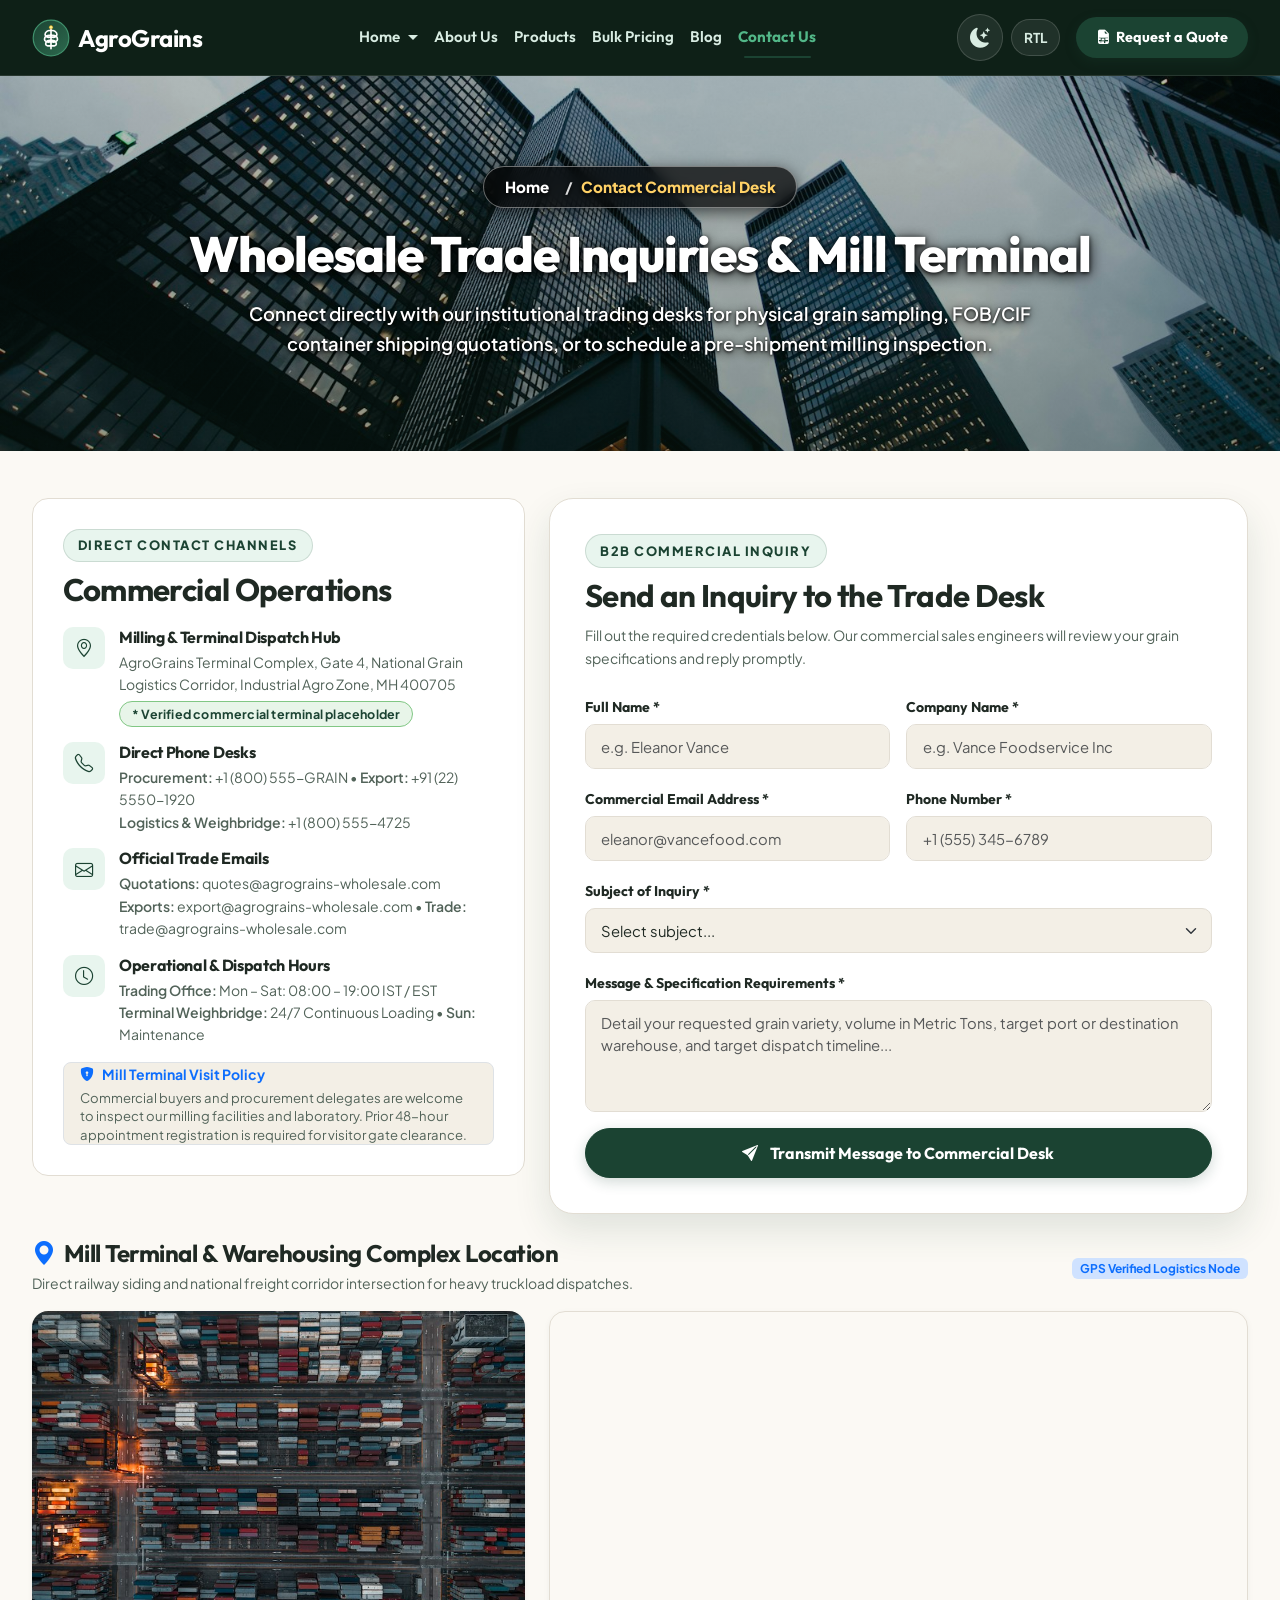
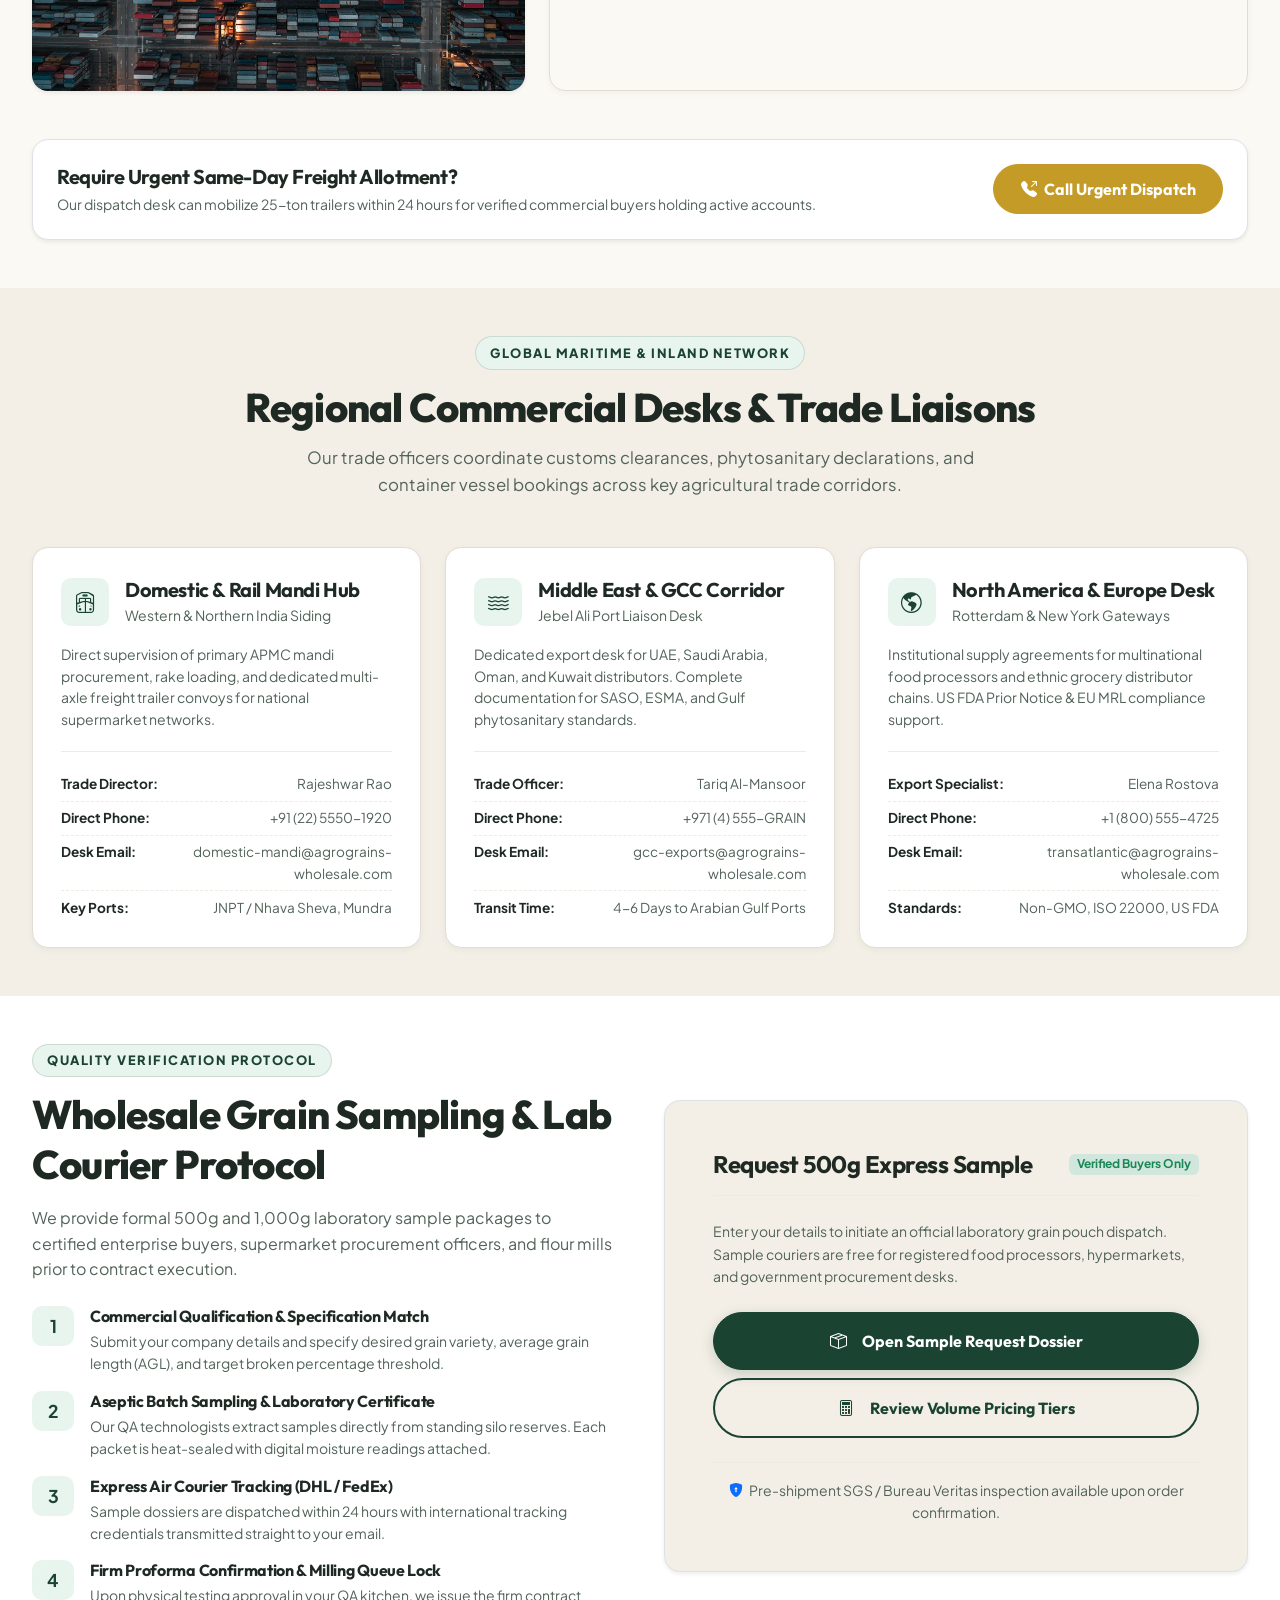
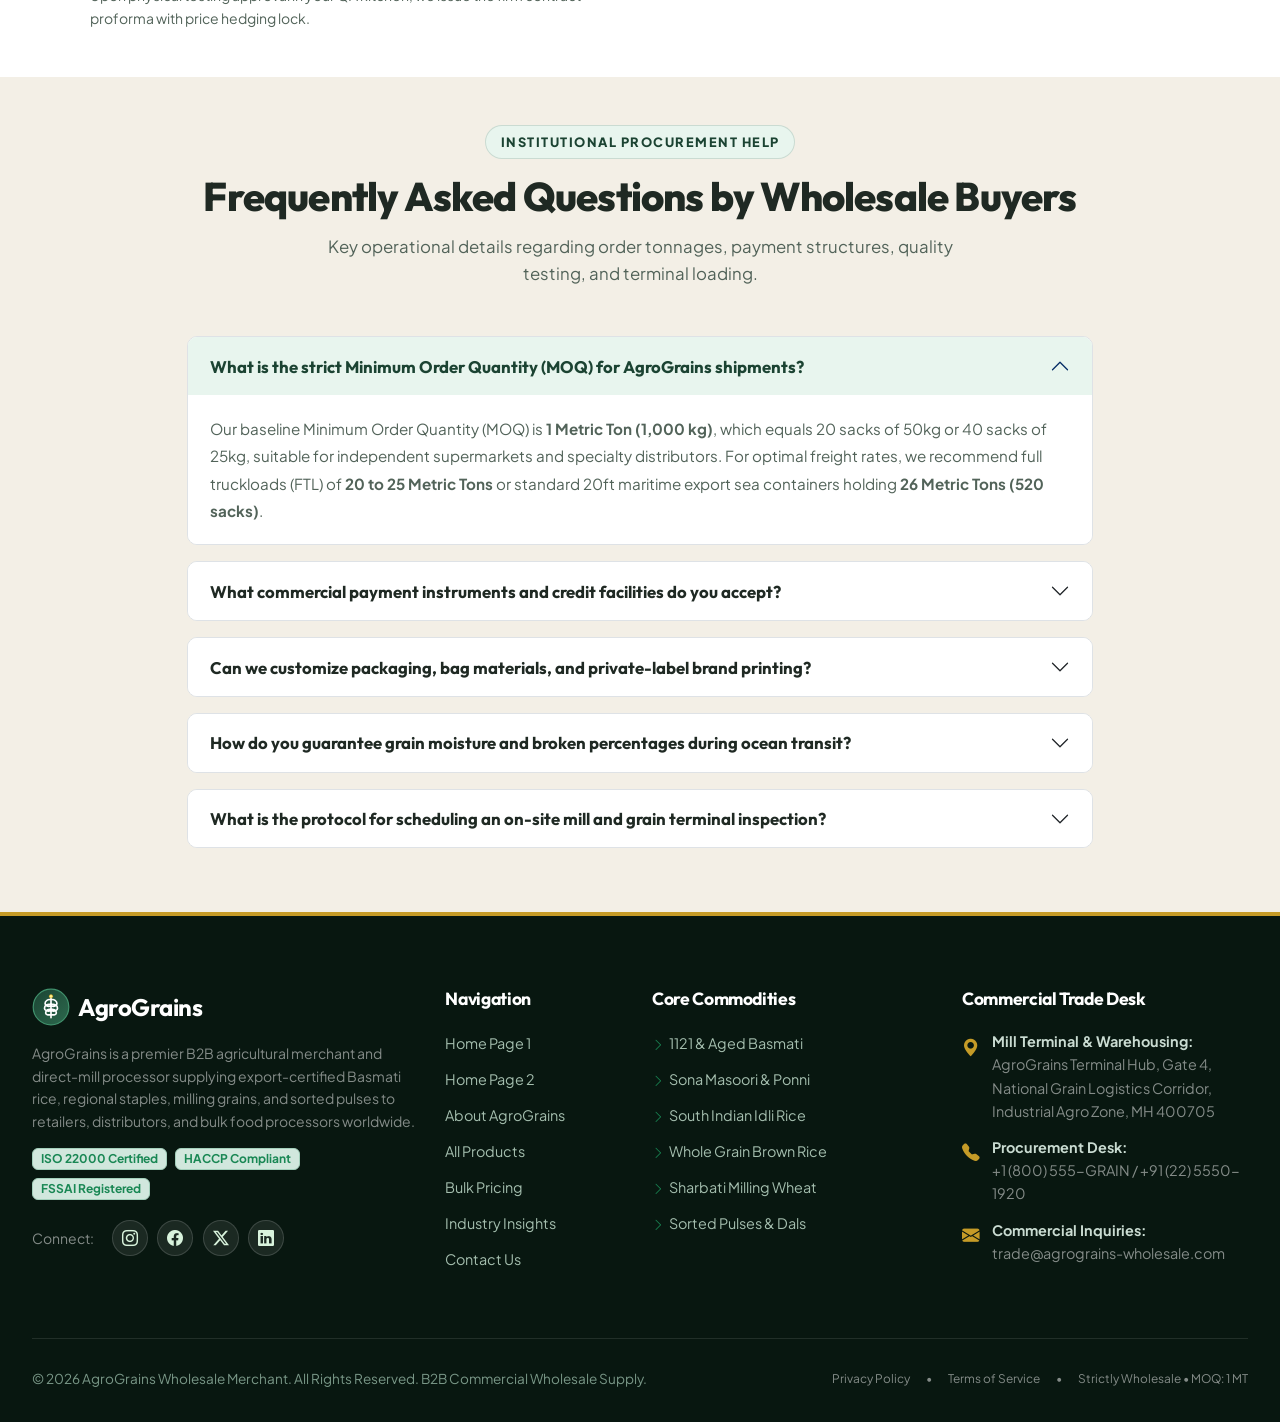
<file: contact.html>
<!DOCTYPE html>
<html lang="en" dir="ltr" data-theme="light">
<head>
  <meta charset="UTF-8">
  <meta name="viewport" content="width=device-width, initial-scale=1.0">
  <meta name="description" content="Contact AgroGrains wholesale commercial desk for contract pricing, physical sample dispatch, mill visit appointments, and container booking.">
  <meta name="keywords" content="contact rice wholesaler, grain supplier phone, commercial trade desk, rice mill address, sample request wholesale grains">
  <title>Contact Us &amp; Mill Terminal Location | AgroGrains Wholesale</title>

  <!-- Favicon -->
  <link rel="icon" type="image/svg+xml" href="assets/images/favicon.svg">
  <link rel="icon" type="image/png" sizes="32x32" href="assets/images/favicon-32x32.png">
  <link rel="apple-touch-icon" sizes="180x180" href="assets/images/favicon-180x180.png">

  <!-- Bootstrap 5 CSS -->
  <link id="bootstrap-css" rel="stylesheet" href="https://cdn.jsdelivr.net/npm/bootstrap@5.3.3/dist/css/bootstrap.min.css">
  <link rel="stylesheet" href="https://cdn.jsdelivr.net/npm/bootstrap-icons@1.11.3/font/bootstrap-icons.min.css">
  
  <!-- Custom Stylesheets -->
  <link rel="stylesheet" href="css/style.css">
  <link rel="stylesheet" href="css/responsive.css">
</head>
<body>

<!-- Global Single Navigation Bar Across Entire Website -->
  <nav class="navbar navbar-expand-lg wholesale-navbar sticky-top" id="mainWholesaleNavbar" aria-label="Main Wholesale Navigation">
    <div class="container-xl">
      <a class="navbar-brand d-flex align-items-center gap-2 text-decoration-none" href="index.html">
        <img src="assets/images/brand-icon.svg" alt="AgroGrains Emblem" width="38" height="38" class="navbar-brand-logo">
        <span class="brand-title text-white fw-bold fs-4" style="color: #ffffff !important; line-height: 1; letter-spacing: -0.02em;">AgroGrains</span>
      </a>

      <!-- Mobile Controls -->
      <div class="d-flex align-items-center gap-2 d-lg-none">
        <button id="theme-toggle-btn-mobile" class="nav-control-btn" type="button" aria-label="Toggle Theme" title="Toggle Theme">
          <i class="bi bi-moon-stars-fill"></i>
        </button>
        <button id="rtl-toggle-btn-mobile" class="nav-control-btn" type="button" aria-label="Toggle RTL" title="Toggle Direction">
          <span class="fw-bold">RTL</span>
        </button>
        <button class="navbar-toggler border-0 shadow-none text-white p-2" type="button" data-bs-toggle="collapse" data-bs-target="#wholesaleNavDropdown" aria-controls="wholesaleNavDropdown" aria-expanded="false" aria-label="Toggle navigation">
          <i class="bi bi-list fs-2 text-white"></i>
        </button>
      </div>

      <div class="collapse navbar-collapse" id="wholesaleNavDropdown">
        <ul class="navbar-nav mx-auto mb-2 mb-lg-0">
          <!-- Home Dropdown -->
          <li class="nav-item dropdown">
            <a class="nav-link dropdown-toggle" href="javascript:void(0)" id="homeDropdown" role="button" data-bs-toggle="dropdown" aria-expanded="false">
              Home
            </a>
            <ul class="dropdown-menu shadow-lg" aria-labelledby="homeDropdown">
              <li>
                <a class="dropdown-item" id="nav-home-1" href="index.html">
                  <i class="bi bi-shop me-2 text-primary"></i> Home Page 1 – General Wholesale
                </a>
              </li>
              <li>
                <a class="dropdown-item" id="nav-home-2" href="home-2.html">
                  <i class="bi bi-globe-americas me-2 text-primary"></i> Home Page 2 – Trading &amp; Distribution
                </a>
              </li>
            </ul>
          </li>
          <li class="nav-item">
            <a class="nav-link" href="about.html">About Us</a>
          </li>
          <li class="nav-item">
            <a class="nav-link" href="products.html">Products</a>
          </li>
          <li class="nav-item">
            <a class="nav-link" href="bulk-pricing.html">Bulk Pricing</a>
          </li>
          <li class="nav-item">
            <a class="nav-link" href="blog.html">Blog</a>
          </li>
          <li class="nav-item">
            <a class="nav-link active" href="contact.html">Contact Us</a>
          </li>
        </ul>

        <div class="d-flex align-items-center gap-2 nav-actions-group">
          <!-- Theme Toggle (Only Icon) -->
          <button id="theme-toggle-btn" class="nav-control-btn d-none d-lg-inline-flex" type="button" aria-label="Toggle theme" title="Toggle Dark/Light Mode">
            <i class="bi bi-moon-stars-fill"></i>
          </button>
          
          <!-- RTL Toggle (Only Text Name) -->
          <button id="rtl-toggle-btn" class="nav-control-btn d-none d-lg-inline-flex" type="button" aria-label="Toggle RTL reading direction" title="Toggle Direction">
            <span class="fw-bold">RTL</span>
          </button>

          <button class="nav-quote-btn ms-lg-2" type="button" onclick="openQuoteModal()">
            <i class="bi bi-file-earmark-spreadsheet-fill"></i>
            <span>Request a Quote</span>
          </button>
        </div>
      </div>
    </div>
  </nav>

  <main id="main-content">
    <!-- Page Hero (Centered Content & Dedicated Hero Image) -->
    <section class="page-hero page-hero-contact">
      <div class="container-xl text-center">
        <div class="breadcrumb-container" aria-label="breadcrumb">
          <ol class="breadcrumb justify-content-center mb-3">
            <li class="breadcrumb-item"><a href="index.html" class="text-decoration-none">Home</a></li>
            <li class="breadcrumb-item active" aria-current="page">Contact Commercial Desk</li>
          </ol>
        </div>
        <h1 class="mb-3">Wholesale Trade Inquiries &amp; Mill Terminal</h1>
        <p class="lead mb-0">
          Connect directly with our institutional trading desks for physical grain sampling, FOB/CIF container shipping quotations, or to schedule a pre-shipment milling inspection.
        </p>
      </div>
    </section>

    <!-- Contact Details & Form Section -->
    <section class="py-5">
      <div class="container-xl">
        <div class="row g-4 align-items-start">
          <!-- Left Column: Commercial Contacts & Hours -->
          <div class="col-lg-5">
            <div class="contact-info-card">
              <span class="section-tag mb-2">Direct Contact Channels</span>
              <h3 class="fw-bold mb-3">Commercial Operations</h3>
              
              <!-- Address Placeholder -->
              <div class="contact-info-item">
                <div class="contact-info-icon"><i class="bi bi-geo-alt"></i></div>
                <div>
                  <h6 class="fw-bold mb-1">Milling &amp; Terminal Dispatch Hub</h6>
                  <p class="text-muted small mb-1">
                    AgroGrains Terminal Complex, Gate 4, National Grain Logistics Corridor, Industrial Agro Zone, MH 400705
                  </p>
                  <span class="badge badge-terminal-verified">* Verified commercial terminal placeholder</span>
                </div>
              </div>

              <!-- Direct Phones -->
              <div class="contact-info-item">
                <div class="contact-info-icon"><i class="bi bi-telephone"></i></div>
                <div>
                  <h6 class="fw-bold mb-1">Direct Phone Desks</h6>
                  <div class="small text-muted"><span class="fw-semibold">Procurement:</span> +1 (800) 555-GRAIN &bull; <span class="fw-semibold">Export:</span> +91 (22) 5550-1920</div>
                  <div class="small text-muted"><span class="fw-semibold">Logistics &amp; Weighbridge:</span> +1 (800) 555-4725</div>
                </div>
              </div>

              <!-- Commercial Emails -->
              <div class="contact-info-item">
                <div class="contact-info-icon"><i class="bi bi-envelope"></i></div>
                <div>
                  <h6 class="fw-bold mb-1">Official Trade Emails</h6>
                  <div class="small text-muted"><span class="fw-semibold">Quotations:</span> quotes@agrograins-wholesale.com</div>
                  <div class="small text-muted"><span class="fw-semibold">Exports:</span> export@agrograins-wholesale.com &bull; <span class="fw-semibold">Trade:</span> trade@agrograins-wholesale.com</div>
                </div>
              </div>

              <!-- Operating Hours -->
              <div class="contact-info-item">
                <div class="contact-info-icon"><i class="bi bi-clock"></i></div>
                <div>
                  <h6 class="fw-bold mb-1">Operational &amp; Dispatch Hours</h6>
                  <div class="small text-muted"><span class="fw-semibold">Trading Office:</span> Mon – Sat: 08:00 – 19:00 IST / EST</div>
                  <div class="small text-muted"><span class="fw-semibold">Terminal Weighbridge:</span> 24/7 Continuous Loading &bull; <span class="fw-semibold">Sun:</span> Maintenance</div>
                </div>
              </div>

              <!-- Mill Visit Booking Alert -->
              <div class="p-2.5 px-3 bg-muted rounded-3 border mt-3">
                <div class="d-flex align-items-center gap-2 text-primary fw-bold mb-1 small">
                  <i class="bi bi-shield-lock-fill"></i> Mill Terminal Visit Policy
                </div>
                <div class="text-muted" style="font-size: 0.82rem; line-height: 1.4;">
                  Commercial buyers and procurement delegates are welcome to inspect our milling facilities and laboratory. Prior 48-hour appointment registration is required for visitor gate clearance.
                </div>
              </div>
            </div>
          </div>

          <!-- Right Column: Interactive Contact Form -->
          <div class="col-lg-7">
            <div class="quote-form-card">
              <span class="section-tag mb-2">B2B Commercial Inquiry</span>
              <h3 class="fw-bold mb-2">Send an Inquiry to the Trade Desk</h3>
              <p class="text-muted small mb-4">
                Fill out the required credentials below. Our commercial sales engineers will review your grain specifications and reply promptly.
              </p>

              <form id="contact-form" novalidate>
                <div class="row g-3">
                  <!-- Name Field -->
                  <div class="col-md-6">
                    <label for="contact-name" class="form-label">Full Name *</label>
                    <input type="text" class="form-control" id="contact-name" placeholder="e.g. Eleanor Vance" required>
                    <div class="invalid-feedback">
                      Please enter a valid alphabetic name (spaces, hyphens, and apostrophes allowed; no numbers).
                    </div>
                  </div>

                  <!-- Company Name Field -->
                  <div class="col-md-6">
                    <label for="contact-company" class="form-label">Company Name *</label>
                    <input type="text" class="form-control" id="contact-company" placeholder="e.g. Vance Foodservice Inc" required>
                    <div class="invalid-feedback">
                      Company or business name is required.
                    </div>
                  </div>

                  <!-- Email Field -->
                  <div class="col-md-6">
                    <label for="contact-email" class="form-label">Commercial Email Address *</label>
                    <input type="email" class="form-control" id="contact-email" placeholder="eleanor@vancefood.com" required>
                    <div class="invalid-feedback">
                      Please provide a valid corporate email format.
                    </div>
                  </div>

                  <!-- Phone Field -->
                  <div class="col-md-6">
                    <label for="contact-phone" class="form-label">Phone Number *</label>
                    <input type="tel" class="form-control" id="contact-phone" placeholder="+1 (555) 345-6789" required>
                    <div class="invalid-feedback">
                      Phone must not contain letters and must include at least 7 digits (e.g. +1 555-0192).
                    </div>
                  </div>

                  <!-- Subject Field -->
                  <div class="col-12">
                    <label for="contact-subject" class="form-label">Subject of Inquiry *</label>
                    <select class="form-select" id="contact-subject" required>
                      <option value="" selected>Select subject...</option>
                      <option value="Wholesale Bulk Rice Quotation">Wholesale Bulk Rice Quotation (1 MT - 25+ MT)</option>
                      <option value="Physical Grain Sample Request">Physical Grain Sample Request (500g Courier)</option>
                      <option value="Maritime Container Export (FOB/CIF)">Maritime Container Export (FOB / CIF)</option>
                      <option value="Private-Label Packaging OEM">Private-Label Packaging OEM (BOPP 25kg/50kg)</option>
                      <option value="Mill Visit & Quality Audit">Mill Terminal Visit &amp; Quality Audit Appointment</option>
                      <option value="Other Commercial Collaboration">Other Commercial Commodity Inquiries</option>
                    </select>
                    <div class="invalid-feedback">
                      Please select an inquiry subject.
                    </div>
                  </div>

                  <!-- Message Field -->
                  <div class="col-12">
                    <label for="contact-message" class="form-label">Message &amp; Specification Requirements *</label>
                    <textarea class="form-control" id="contact-message" rows="4" placeholder="Detail your requested grain variety, volume in Metric Tons, target port or destination warehouse, and target dispatch timeline..." required></textarea>
                    <div class="invalid-feedback">
                      Please provide details for your inquiry (minimum 10 characters).
                    </div>
                  </div>
                </div>

                <div class="mt-3">
                  <button type="submit" class="btn btn-wholesale-primary px-5 py-2.5 w-100 fs-6">
                    <i class="bi bi-send-fill me-1"></i> Transmit Message to Commercial Desk
                  </button>
                </div>
              </form>
            </div>
          </div>
        </div>

        <!-- Google Maps Embed Section with Unique Contact Terminal Image -->
        <div class="mt-4">
          <div class="row g-4 align-items-center mb-3">
            <div class="col-lg-7">
              <h4 class="fw-bold mb-1"><i class="bi bi-geo-alt-fill text-primary me-2"></i>Mill Terminal &amp; Warehousing Complex Location</h4>
              <p class="text-muted small mb-0">Direct railway siding and national freight corridor intersection for heavy truckload dispatches.</p>
            </div>
            <div class="col-lg-5 text-lg-end">
              <span class="badge bg-primary-subtle text-primary">GPS Verified Logistics Node</span>
            </div>
          </div>

          <div class="row g-4">
            <div class="col-lg-5">
              <!-- Unique Contact Terminal Hub Image -->
              <img src="assets/images/contact-terminal-hub.jpg" alt="AgroGrains Terminal Complex Exterior Dispatch Gate" class="rounded-4 w-100 shadow-sm" style="height: 380px; object-fit: cover;">
            </div>
            <div class="col-lg-7">
              <div class="contact-map-wrapper">
                <iframe 
                  src="https://www.google.com/maps/embed?pb=!1m18!1m12!1m3!1d120638.16377755743!2d72.96443444999999!3d19.1091004!2m3!1f0!2f0!3f0!3m2!1i1024!2i768!4f13.1!3m3!1m2!1s0x3be7c0c1b7f941df%3A0xe7bc32f4c6e99b45!2sAgricultural%20Produce%20Market%20Committee%20(APMC)%20Grain%20Market!5e0!3m2!1sen!2sin!4v1714000000000!5m2!1sen!2sin" 
                  allowfullscreen="" 
                  loading="lazy" 
                  referrerpolicy="no-referrer-when-downgrade"
                  title="AgroGrains Wholesale Terminal Google Maps Location">
                </iframe>
              </div>
            </div>
          </div>
        </div>

        <!-- Direct Wholesale Action Strip -->
        <div class="p-4 rounded-4 mt-5 bg-surface border shadow-sm">
          <div class="row align-items-center">
            <div class="col-lg-8">
              <h5 class="fw-bold mb-1">Require Urgent Same-Day Freight Allotment?</h5>
              <p class="text-muted small mb-0">Our dispatch desk can mobilize 25-ton trailers within 24 hours for verified commercial buyers holding active accounts.</p>
            </div>
            <div class="col-lg-4 text-lg-end mt-3 mt-lg-0">
              <a href="tel:+18005554724" class="btn btn-wholesale-gold">
                <i class="bi bi-telephone-outbound-fill me-1"></i> Call Urgent Dispatch
              </a>
            </div>
          </div>
        </div>

      </div>
    </section>

    <!-- Additional Wholesale Commercial Section 1: Regional Trade Desks & Global Port Corridors -->
    <section class="py-5 bg-muted">
      <div class="container-xl">
        <div class="text-center mb-5">
          <span class="section-tag">Global Maritime &amp; Inland Network</span>
          <h2 class="section-title">Regional Commercial Desks &amp; Trade Liaisons</h2>
          <p class="section-subtitle">
            Our trade officers coordinate customs clearances, phytosanitary declarations, and container vessel bookings across key agricultural trade corridors.
          </p>
        </div>

        <div class="row g-4">
          <!-- Hub 1 -->
          <div class="col-lg-4 col-md-6">
            <div class="contact-dept-card">
              <div class="contact-dept-header">
                <div class="contact-info-icon" style="width: 48px; height: 48px; font-size: 1.3rem;">
                  <i class="bi bi-train-freight-front"></i>
                </div>
                <div>
                  <h5 class="fw-bold mb-0">Domestic &amp; Rail Mandi Hub</h5>
                  <span class="small text-muted">Western &amp; Northern India Siding</span>
                </div>
              </div>
              <p class="contact-dept-desc">
                Direct supervision of primary APMC mandi procurement, rake loading, and dedicated multi-axle freight trailer convoys for national supermarket networks.
              </p>
              <ul class="contact-dept-details">
                <li class="contact-dept-item">
                  <span class="contact-dept-label">Trade Director:</span>
                  <span class="contact-dept-value">Rajeshwar Rao</span>
                </li>
                <li class="contact-dept-item">
                  <span class="contact-dept-label">Direct Phone:</span>
                  <span class="contact-dept-value">+91 (22) 5550-1920</span>
                </li>
                <li class="contact-dept-item">
                  <span class="contact-dept-label">Desk Email:</span>
                  <span class="contact-dept-value">domestic-mandi@agrograins-wholesale.com</span>
                </li>
                <li class="contact-dept-item">
                  <span class="contact-dept-label">Key Ports:</span>
                  <span class="contact-dept-value">JNPT / Nhava Sheva, Mundra</span>
                </li>
              </ul>
            </div>
          </div>

          <!-- Hub 2 -->
          <div class="col-lg-4 col-md-6">
            <div class="contact-dept-card">
              <div class="contact-dept-header">
                <div class="contact-info-icon" style="width: 48px; height: 48px; font-size: 1.3rem;">
                  <i class="bi bi-water"></i>
                </div>
                <div>
                  <h5 class="fw-bold mb-0">Middle East &amp; GCC Corridor</h5>
                  <span class="small text-muted">Jebel Ali Port Liaison Desk</span>
                </div>
              </div>
              <p class="contact-dept-desc">
                Dedicated export desk for UAE, Saudi Arabia, Oman, and Kuwait distributors. Complete documentation for SASO, ESMA, and Gulf phytosanitary standards.
              </p>
              <ul class="contact-dept-details">
                <li class="contact-dept-item">
                  <span class="contact-dept-label">Trade Officer:</span>
                  <span class="contact-dept-value">Tariq Al-Mansoor</span>
                </li>
                <li class="contact-dept-item">
                  <span class="contact-dept-label">Direct Phone:</span>
                  <span class="contact-dept-value">+971 (4) 555-GRAIN</span>
                </li>
                <li class="contact-dept-item">
                  <span class="contact-dept-label">Desk Email:</span>
                  <span class="contact-dept-value">gcc-exports@agrograins-wholesale.com</span>
                </li>
                <li class="contact-dept-item">
                  <span class="contact-dept-label">Transit Time:</span>
                  <span class="contact-dept-value">4-6 Days to Arabian Gulf Ports</span>
                </li>
              </ul>
            </div>
          </div>

          <!-- Hub 3 -->
          <div class="col-lg-4 col-md-12">
            <div class="contact-dept-card">
              <div class="contact-dept-header">
                <div class="contact-info-icon" style="width: 48px; height: 48px; font-size: 1.3rem;">
                  <i class="bi bi-globe-americas"></i>
                </div>
                <div>
                  <h5 class="fw-bold mb-0">North America &amp; Europe Desk</h5>
                  <span class="small text-muted">Rotterdam &amp; New York Gateways</span>
                </div>
              </div>
              <p class="contact-dept-desc">
                Institutional supply agreements for multinational food processors and ethnic grocery distributor chains. US FDA Prior Notice &amp; EU MRL compliance support.
              </p>
              <ul class="contact-dept-details">
                <li class="contact-dept-item">
                  <span class="contact-dept-label">Export Specialist:</span>
                  <span class="contact-dept-value">Elena Rostova</span>
                </li>
                <li class="contact-dept-item">
                  <span class="contact-dept-label">Direct Phone:</span>
                  <span class="contact-dept-value">+1 (800) 555-4725</span>
                </li>
                <li class="contact-dept-item">
                  <span class="contact-dept-label">Desk Email:</span>
                  <span class="contact-dept-value">transatlantic@agrograins-wholesale.com</span>
                </li>
                <li class="contact-dept-item">
                  <span class="contact-dept-label">Standards:</span>
                  <span class="contact-dept-value">Non-GMO, ISO 22000, US FDA</span>
                </li>
              </ul>
            </div>
          </div>
        </div>
      </div>
    </section>

    <!-- Additional Wholesale Commercial Section 2: Physical Grain Sampling Protocol -->
    <section class="py-5 bg-surface">
      <div class="container-xl">
        <div class="row align-items-center g-5">
          <div class="col-lg-6">
            <span class="section-tag">Quality Verification Protocol</span>
            <h2 class="section-title mb-3">Wholesale Grain Sampling &amp; Lab Courier Protocol</h2>
            <p class="text-muted mb-4">
              We provide formal 500g and 1,000g laboratory sample packages to certified enterprise buyers, supermarket procurement officers, and flour mills prior to contract execution.
            </p>

            <div class="d-flex flex-column gap-3">
              <div class="d-flex gap-3 align-items-start">
                <div class="contact-info-icon" style="width: 40px; height: 40px; font-size: 1.1rem; flex-shrink: 0;">
                  <span class="fw-bold">1</span>
                </div>
                <div>
                  <h6 class="fw-bold mb-1">Commercial Qualification &amp; Specification Match</h6>
                  <p class="small text-muted mb-0">Submit your company details and specify desired grain variety, average grain length (AGL), and target broken percentage threshold.</p>
                </div>
              </div>

              <div class="d-flex gap-3 align-items-start">
                <div class="contact-info-icon" style="width: 40px; height: 40px; font-size: 1.1rem; flex-shrink: 0;">
                  <span class="fw-bold">2</span>
                </div>
                <div>
                  <h6 class="fw-bold mb-1">Aseptic Batch Sampling &amp; Laboratory Certificate</h6>
                  <p class="small text-muted mb-0">Our QA technologists extract samples directly from standing silo reserves. Each packet is heat-sealed with digital moisture readings attached.</p>
                </div>
              </div>

              <div class="d-flex gap-3 align-items-start">
                <div class="contact-info-icon" style="width: 40px; height: 40px; font-size: 1.1rem; flex-shrink: 0;">
                  <span class="fw-bold">3</span>
                </div>
                <div>
                  <h6 class="fw-bold mb-1">Express Air Courier Tracking (DHL / FedEx)</h6>
                  <p class="small text-muted mb-0">Sample dossiers are dispatched within 24 hours with international tracking credentials transmitted straight to your email.</p>
                </div>
              </div>

              <div class="d-flex gap-3 align-items-start">
                <div class="contact-info-icon" style="width: 40px; height: 40px; font-size: 1.1rem; flex-shrink: 0;">
                  <span class="fw-bold">4</span>
                </div>
                <div>
                  <h6 class="fw-bold mb-1">Firm Proforma Confirmation &amp; Milling Queue Lock</h6>
                  <p class="small text-muted mb-0">Upon physical testing approval in your QA kitchen, we issue the firm contract proforma with price hedging lock.</p>
                </div>
              </div>
            </div>
          </div>

          <div class="col-lg-6">
            <div class="p-4 p-md-5 rounded-4 bg-muted border shadow-sm">
              <div class="d-flex align-items-center justify-content-between mb-4 border-bottom border-subtle pb-3">
                <h4 class="fw-bold mb-0">Request 500g Express Sample</h4>
                <span class="badge bg-success-subtle text-success">Verified Buyers Only</span>
              </div>
              <p class="small text-muted mb-4">
                Enter your details to initiate an official laboratory grain pouch dispatch. Sample couriers are free for registered food processors, hypermarkets, and government procurement desks.
              </p>
              <div class="d-grid gap-2">
                <button class="btn btn-wholesale-primary py-3" onclick="openQuoteModal('Physical Grain Sample Dispatch')">
                  <i class="bi bi-box-seam me-2"></i> Open Sample Request Dossier
                </button>
                <a href="bulk-pricing.html" class="btn btn-wholesale-secondary py-3">
                  <i class="bi bi-calculator me-2"></i> Review Volume Pricing Tiers
                </a>
              </div>
              <div class="mt-4 pt-3 border-top border-subtle text-center small text-muted">
                <i class="bi bi-shield-lock-fill text-primary me-1"></i> Pre-shipment SGS / Bureau Veritas inspection available upon order confirmation.
              </div>
            </div>
          </div>
        </div>
      </div>
    </section>

    <!-- Additional Wholesale Commercial Section 3: Frequently Asked Questions Accordion -->
    <section class="py-5 bg-muted">
      <div class="container-xl">
        <div class="text-center mb-5">
          <span class="section-tag">Institutional Procurement Help</span>
          <h2 class="section-title">Frequently Asked Questions by Wholesale Buyers</h2>
          <p class="section-subtitle">
            Key operational details regarding order tonnages, payment structures, quality testing, and terminal loading.
          </p>
        </div>

        <div class="row justify-content-center">
          <div class="col-lg-9">
            <div class="accordion wholesale-accordion" id="contactFaqAccordion">
              <!-- FAQ 1 -->
              <div class="accordion-item mb-3 rounded-3 overflow-hidden border">
                <h2 class="accordion-header" id="faqHeadingOne">
                  <button class="accordion-button fw-bold" type="button" data-bs-toggle="collapse" data-bs-target="#faqCollapseOne" aria-expanded="true" aria-controls="faqCollapseOne">
                    What is the strict Minimum Order Quantity (MOQ) for AgroGrains shipments?
                  </button>
                </h2>
                <div id="faqCollapseOne" class="accordion-collapse collapse show" aria-labelledby="faqHeadingOne" data-bs-parent="#contactFaqAccordion">
                  <div class="accordion-body small text-muted" style="line-height: 1.8;">
                    Our baseline Minimum Order Quantity (MOQ) is <strong>1 Metric Ton (1,000 kg)</strong>, which equals 20 sacks of 50kg or 40 sacks of 25kg, suitable for independent supermarkets and specialty distributors. For optimal freight rates, we recommend full truckloads (FTL) of <strong>20 to 25 Metric Tons</strong> or standard 20ft maritime export sea containers holding <strong>26 Metric Tons (520 sacks)</strong>.
                  </div>
                </div>
              </div>

              <!-- FAQ 2 -->
              <div class="accordion-item mb-3 rounded-3 overflow-hidden border">
                <h2 class="accordion-header" id="faqHeadingTwo">
                  <button class="accordion-button collapsed fw-bold" type="button" data-bs-toggle="collapse" data-bs-target="#faqCollapseTwo" aria-expanded="false" aria-controls="faqCollapseTwo">
                    What commercial payment instruments and credit facilities do you accept?
                  </button>
                </h2>
                <div id="faqCollapseTwo" class="accordion-collapse collapse" aria-labelledby="faqHeadingTwo" data-bs-parent="#contactFaqAccordion">
                  <div class="accordion-body small text-muted" style="line-height: 1.8;">
                    For international container dispatches, we accept <strong>100% Irrevocable Documentary Letters of Credit (L/C at Sight)</strong> issued by recognized international commercial banks, or advance telegraphic wire transfer (T/T). For established domestic supermarket chains and institutional caterers, we offer structured <strong>30/60-day credit lines</strong> backed by revolving bank guarantees.
                  </div>
                </div>
              </div>

              <!-- FAQ 3 -->
              <div class="accordion-item mb-3 rounded-3 overflow-hidden border">
                <h2 class="accordion-header" id="faqHeadingThree">
                  <button class="accordion-button collapsed fw-bold" type="button" data-bs-toggle="collapse" data-bs-target="#faqCollapseThree" aria-expanded="false" aria-controls="faqCollapseThree">
                    Can we customize packaging, bag materials, and private-label brand printing?
                  </button>
                </h2>
                <div id="faqCollapseThree" class="accordion-collapse collapse" aria-labelledby="faqHeadingThree" data-bs-parent="#contactFaqAccordion">
                  <div class="accordion-body small text-muted" style="line-height: 1.8;">
                    Yes. We provide complete <strong>OEM private-label printing</strong> on 25kg and 50kg BOPP photographic laminated bags, heavy-duty circular woven polypropylene (PP) sacks, and traditional jute bags. We incorporate your registered company trademark, EAN-13 / UPC barcodes, localized language descriptions, and official nutritional analysis panels.
                  </div>
                </div>
              </div>

              <!-- FAQ 4 -->
              <div class="accordion-item mb-3 rounded-3 overflow-hidden border">
                <h2 class="accordion-header" id="faqHeadingFour">
                  <button class="accordion-button collapsed fw-bold" type="button" data-bs-toggle="collapse" data-bs-target="#faqCollapseFour" aria-expanded="false" aria-controls="faqCollapseFour">
                    How do you guarantee grain moisture and broken percentages during ocean transit?
                  </button>
                </h2>
                <div id="faqCollapseFour" class="accordion-collapse collapse" aria-labelledby="faqHeadingFour" data-bs-parent="#contactFaqAccordion">
                  <div class="accordion-body small text-muted" style="line-height: 1.8;">
                    Every batch undergoes digital moisture inspection prior to bag sealing, guaranteeing Basmati moisture below 12.5% and parboiled rice below 13.5%. For ocean sea voyages, containers are fitted with multi-layer dry-desiccant strips, moisture barriers, and pre-shipment fumigation seals certified by government phytosanitary inspectors and independent agencies such as <strong>SGS, Cotecna, or Bureau Veritas</strong>.
                  </div>
                </div>
              </div>

              <!-- FAQ 5 -->
              <div class="accordion-item mb-3 rounded-3 overflow-hidden border">
                <h2 class="accordion-header" id="faqHeadingFive">
                  <button class="accordion-button collapsed fw-bold" type="button" data-bs-toggle="collapse" data-bs-target="#faqCollapseFive" aria-expanded="false" aria-controls="faqCollapseFive">
                    What is the protocol for scheduling an on-site mill and grain terminal inspection?
                  </button>
                </h2>
                <div id="faqCollapseFive" class="accordion-collapse collapse" aria-labelledby="faqHeadingFive" data-bs-parent="#contactFaqAccordion">
                  <div class="accordion-body small text-muted" style="line-height: 1.8;">
                    Enterprise procurement delegates are welcome to tour our milling floor, Sortex color sorter lines, and temperature-controlled silo godowns. We require a <strong>48-hour prior appointment registration</strong> with official photo IDs and corporate business cards for visitor gate clearance and terminal safety briefing.
                  </div>
                </div>
              </div>
            </div>
          </div>
        </div>
      </div>
    </section>
  </main>

  <!-- Global Footer (Identical Across All Pages) -->
  <footer class="wholesale-footer">
    <div class="container-xl">
      <div class="row g-4">
        <!-- Brand & Bio -->
        <div class="col-lg-4 col-md-6">
          <a class="footer-brand d-flex align-items-center gap-2 mb-3 text-decoration-none" href="index.html">
            <img src="assets/images/brand-icon.svg" alt="AgroGrains Emblem" width="38" height="38" class="brand-logo-img">
            <span class="brand-title text-white fw-bold fs-4" style="line-height: 1; letter-spacing: -0.02em;">AgroGrains</span>
          </a>
          <p class="text-white-50 small mb-3">
            AgroGrains is a premier B2B agricultural merchant and direct-mill processor supplying export-certified Basmati rice, regional staples, milling grains, and sorted pulses to retailers, distributors, and bulk food processors worldwide.
          </p>
          <div class="d-flex flex-wrap align-items-center gap-2 mb-3">
            <span class="badge bg-success-subtle text-success border border-success-subtle px-2 py-1">ISO 22000 Certified</span>
            <span class="badge bg-success-subtle text-success border border-success-subtle px-2 py-1">HACCP Compliant</span>
            <span class="badge bg-success-subtle text-success border border-success-subtle px-2 py-1">FSSAI Registered</span>
          </div>
          <!-- Official Social Channels -->
          <div class="footer-social-links pt-1">
            <span class="small text-white-50 me-2">Connect:</span>
            <a href="https://www.instagram.com" target="_blank" rel="noopener noreferrer" class="social-icon-btn" aria-label="Follow AgroGrains on Instagram" title="Instagram">
              <i class="bi bi-instagram"></i>
            </a>
            <a href="https://www.facebook.com" target="_blank" rel="noopener noreferrer" class="social-icon-btn" aria-label="Follow AgroGrains on Facebook" title="Facebook">
              <i class="bi bi-facebook"></i>
            </a>
            <a href="https://twitter.com" target="_blank" rel="noopener noreferrer" class="social-icon-btn" aria-label="Follow AgroGrains on X (Twitter)" title="X (Twitter)">
              <i class="bi bi-twitter-x"></i>
            </a>
            <a href="https://www.linkedin.com" target="_blank" rel="noopener noreferrer" class="social-icon-btn" aria-label="Connect with AgroGrains on LinkedIn" title="LinkedIn">
              <i class="bi bi-linkedin"></i>
            </a>
          </div>
        </div>

        <!-- Quick Links -->
        <div class="col-lg-2 col-md-6 col-6">
          <h5>Navigation</h5>
          <ul class="footer-links">
            <li><a href="index.html">Home Page 1</a></li>
            <li><a href="home-2.html">Home Page 2</a></li>
            <li><a href="about.html">About AgroGrains</a></li>
            <li><a href="products.html">All Products</a></li>
            <li><a href="bulk-pricing.html">Bulk Pricing</a></li>
            <li><a href="blog.html">Industry Insights</a></li>
            <li><a href="contact.html">Contact Us</a></li>
          </ul>
        </div>

        <!-- Product Categories (Direct Filter Redirection) -->
        <div class="col-lg-3 col-md-6 col-6">
          <h5>Core Commodities</h5>
          <ul class="footer-links">
            <li><a href="products.html?category=basmati#products-catalog-section"><i class="bi bi-chevron-right small text-success me-1"></i>1121 &amp; Aged Basmati</a></li>
            <li><a href="products.html?category=non-basmati#products-catalog-section"><i class="bi bi-chevron-right small text-success me-1"></i>Sona Masoori &amp; Ponni</a></li>
            <li><a href="products.html?search=Idli#products-catalog-section"><i class="bi bi-chevron-right small text-success me-1"></i>South Indian Idli Rice</a></li>
            <li><a href="products.html?category=specialty#products-catalog-section"><i class="bi bi-chevron-right small text-success me-1"></i>Whole Grain Brown Rice</a></li>
            <li><a href="products.html?search=Wheat#products-catalog-section"><i class="bi bi-chevron-right small text-success me-1"></i>Sharbati Milling Wheat</a></li>
            <li><a href="products.html?category=pulses#products-catalog-section"><i class="bi bi-chevron-right small text-success me-1"></i>Sorted Pulses &amp; Dals</a></li>
          </ul>
        </div>

        <!-- Wholesale Contact Info Placeholder -->
        <div class="col-lg-3 col-md-6">
          <h5>Commercial Trade Desk</h5>
          <div class="footer-contact-item">
            <i class="bi bi-geo-alt-fill"></i>
            <div>
              <strong>Mill Terminal &amp; Warehousing:</strong><br>
              <span class="text-white-50">AgroGrains Terminal Hub, Gate 4, National Grain Logistics Corridor, Industrial Agro Zone, MH 400705</span>
            </div>
          </div>
          <div class="footer-contact-item">
            <i class="bi bi-telephone-fill"></i>
            <div>
              <strong>Procurement Desk:</strong><br>
              <span class="text-white-50">+1 (800) 555-GRAIN / +91 (22) 5550-1920</span>
            </div>
          </div>
          <div class="footer-contact-item">
            <i class="bi bi-envelope-fill"></i>
            <div>
              <strong>Commercial Inquiries:</strong><br>
              <span class="text-white-50">trade@agrograins-wholesale.com</span>
            </div>
          </div>
        </div>
      </div>

      <!-- Bottom Bar with Privacy Policy & Terms of Service -->
      <div class="footer-bottom-bar d-flex flex-column flex-md-row justify-content-between align-items-center gap-3">
        <div>
          &copy; 2026 AgroGrains Wholesale Merchant. All Rights Reserved. B2B Commercial Wholesale Supply.
        </div>
        <div class="d-flex align-items-center gap-3">
          <a href="javascript:void(0)" onclick="openPrivacyModal()" class="text-white-50 text-decoration-none hover-white small">Privacy Policy</a>
          <span class="text-white-50 small">&bull;</span>
          <a href="javascript:void(0)" onclick="openTermsModal()" class="text-white-50 text-decoration-none hover-white small">Terms of Service</a>
          <span class="text-white-50 small d-none d-sm-inline">&bull;</span>
          <span class="text-white-50 small d-none d-sm-inline">Strictly Wholesale &bull; MOQ: 1 MT</span>
        </div>
      </div>
    </div>
  </footer>

  <!-- Scripts -->
  <script src="https://cdn.jsdelivr.net/npm/bootstrap@5.3.3/dist/js/bootstrap.bundle.min.js"></script>
  <script src="js/main.js"></script>
  <script src="js/contact.js"></script>
</body>
</html>
</file>
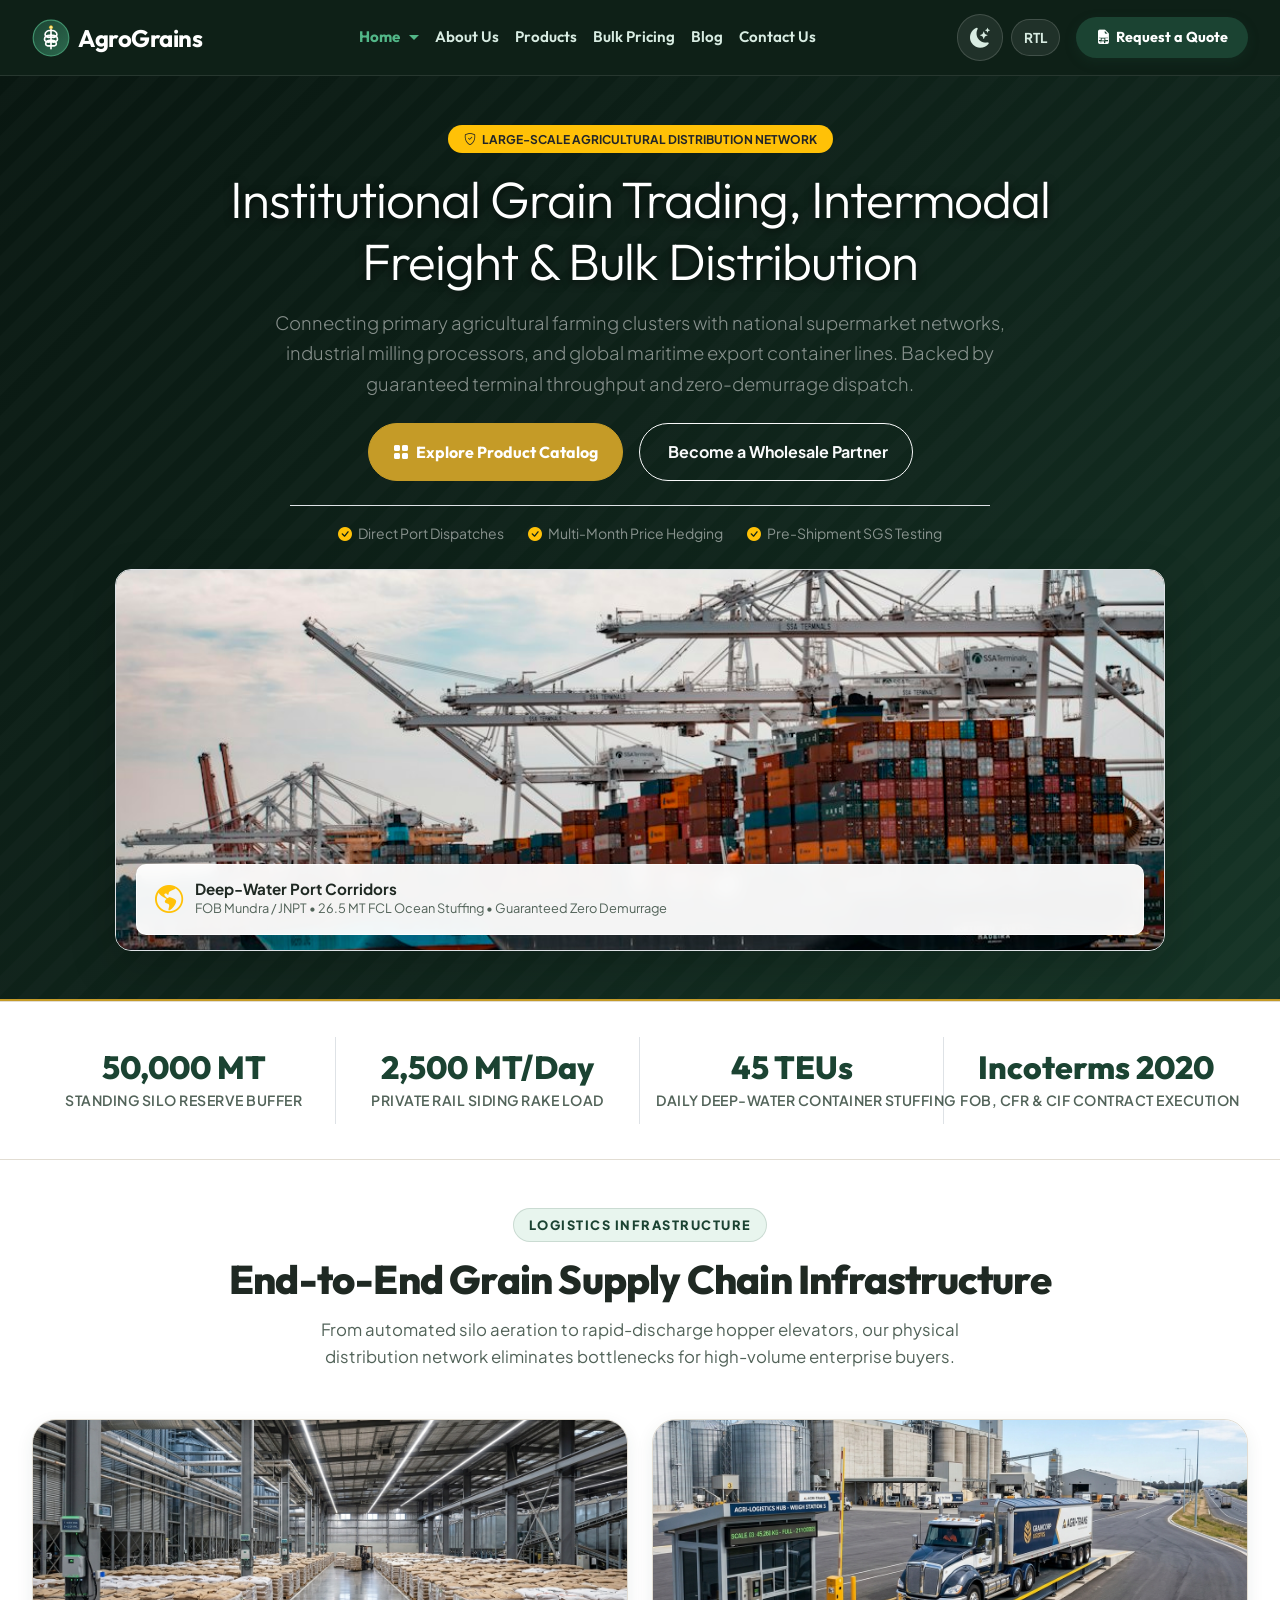
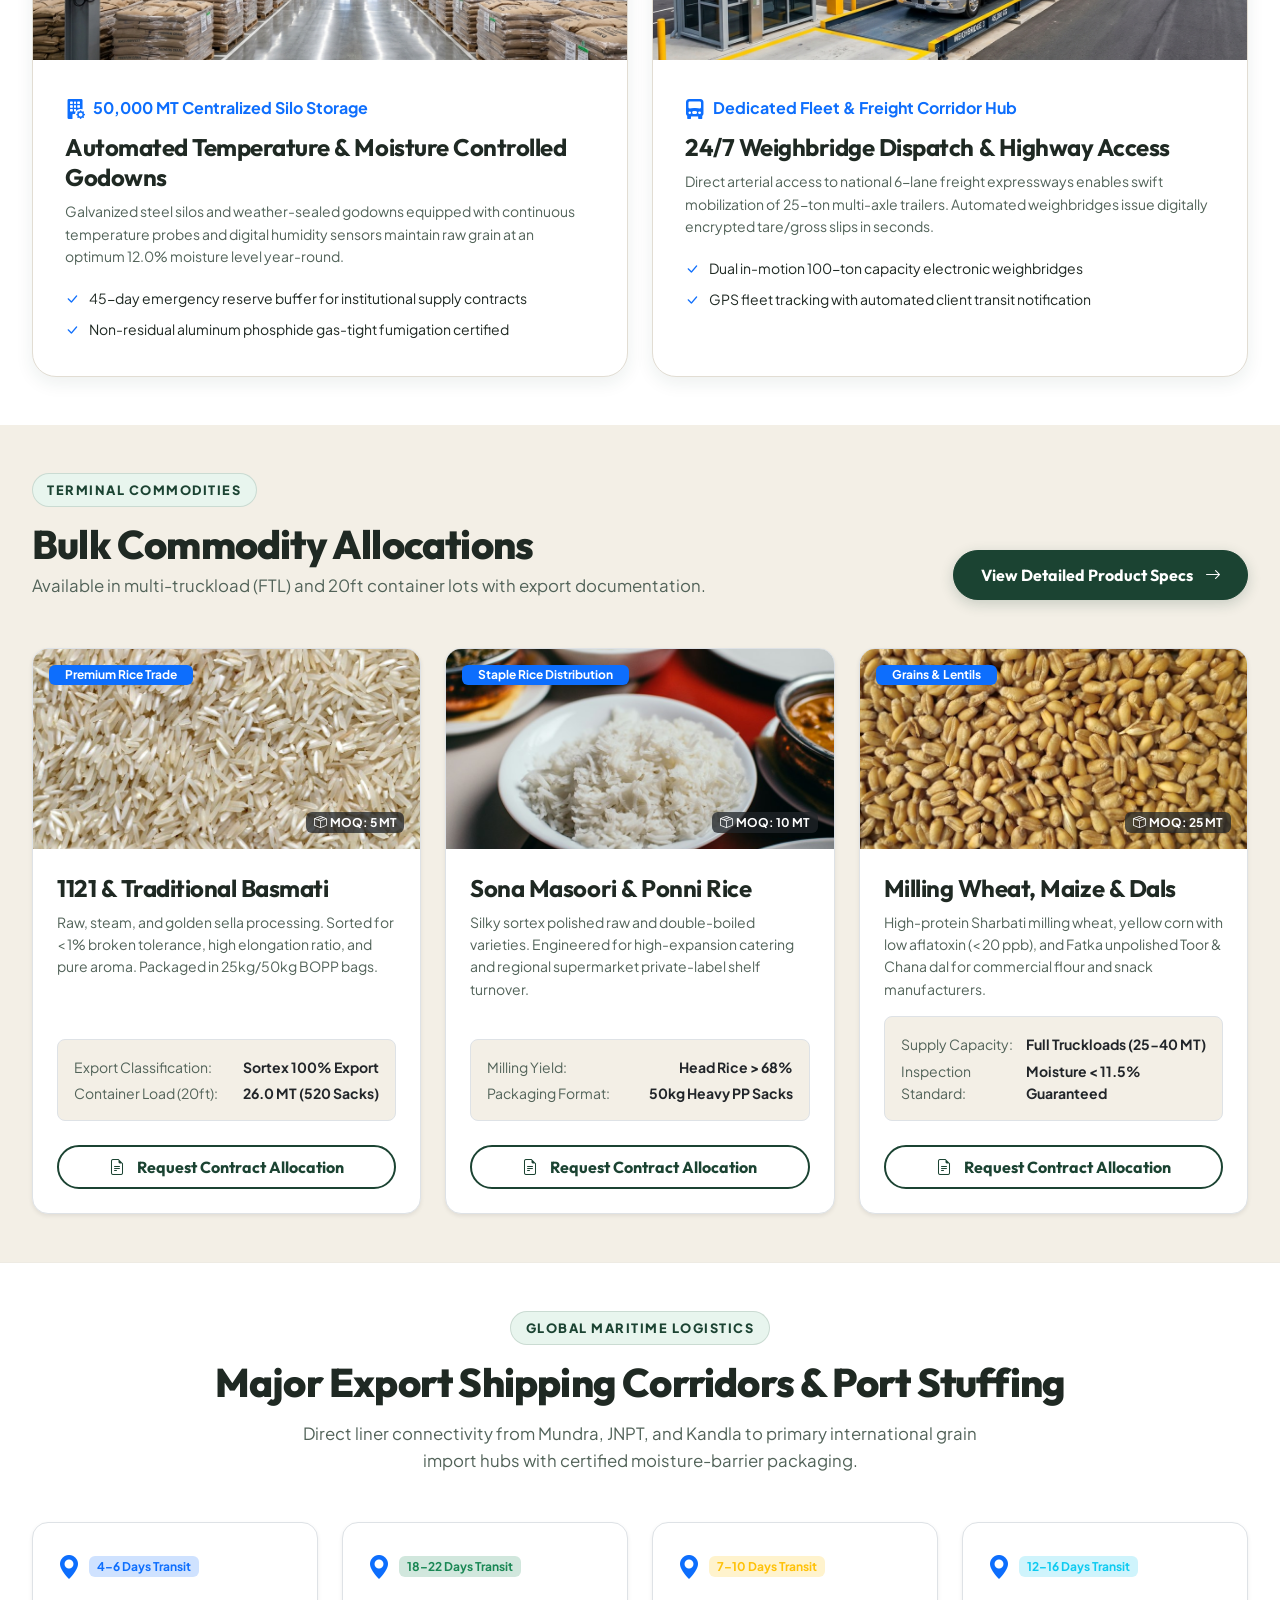
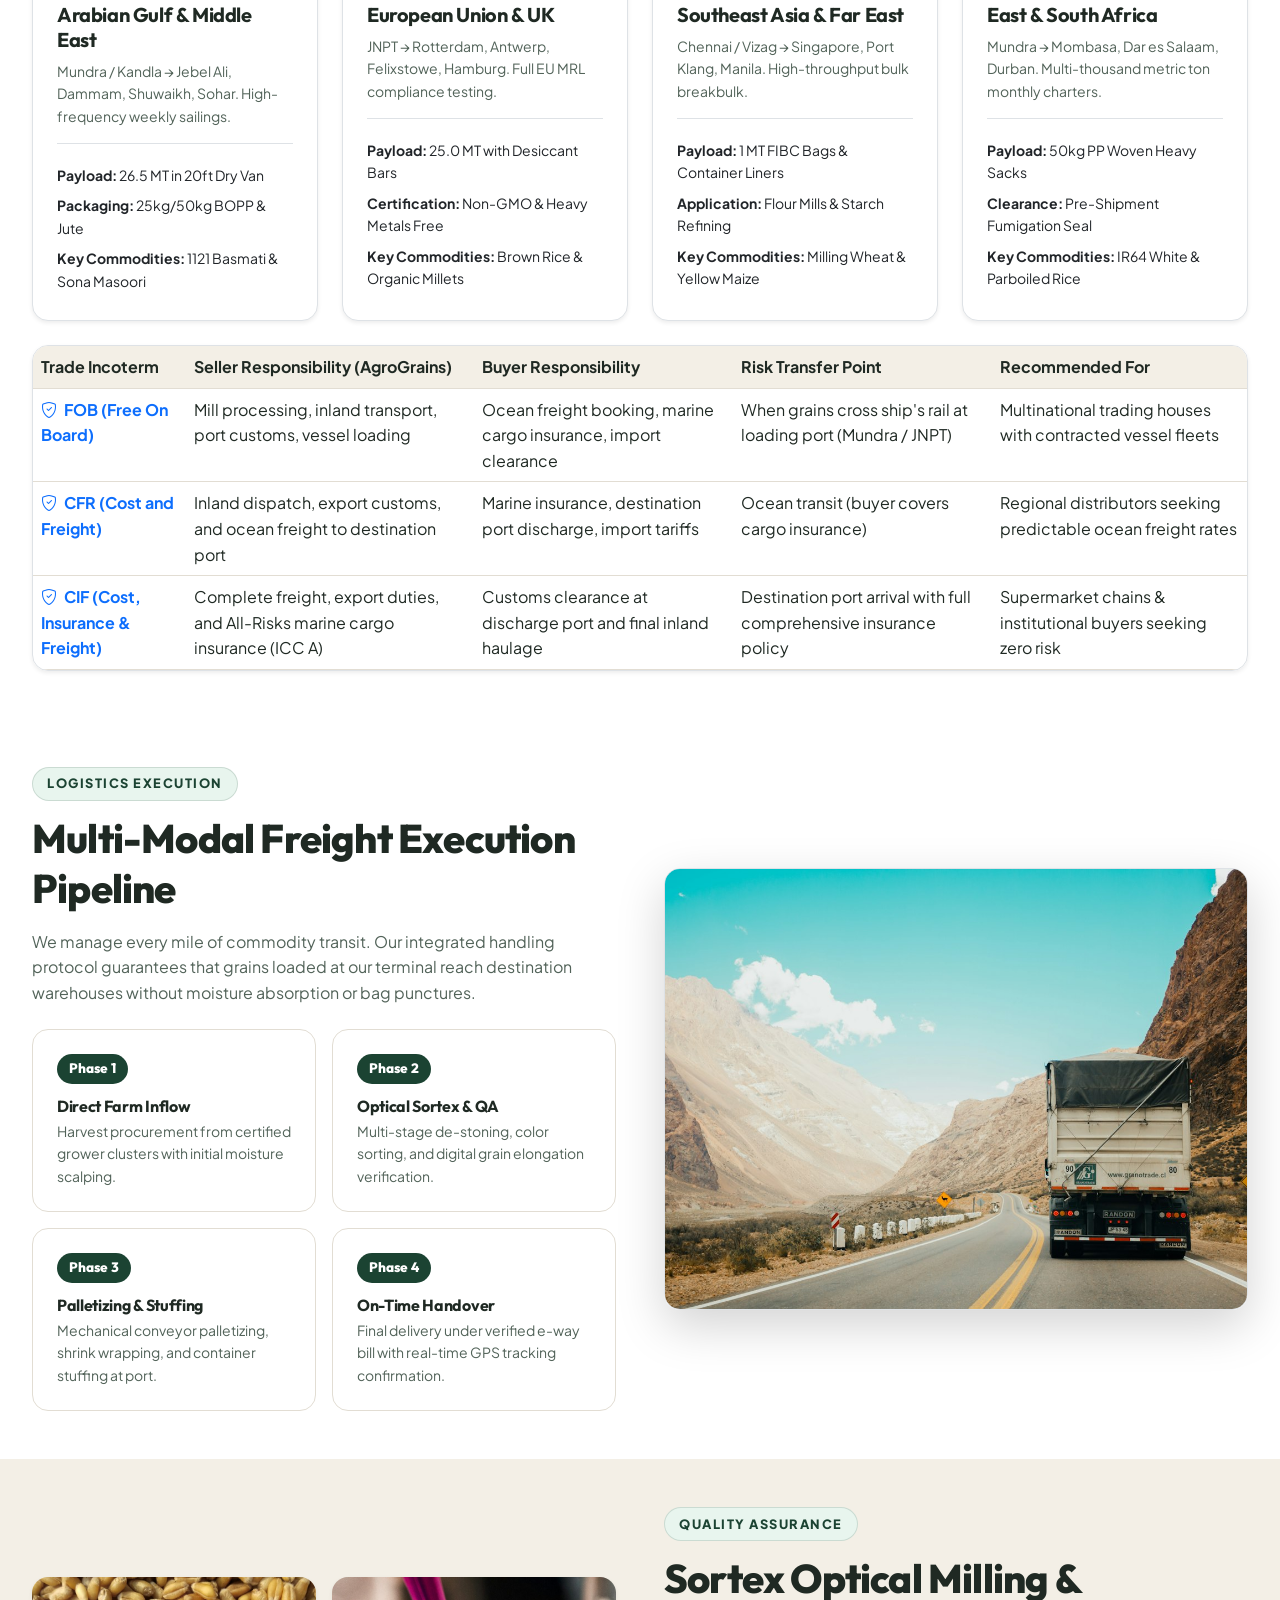
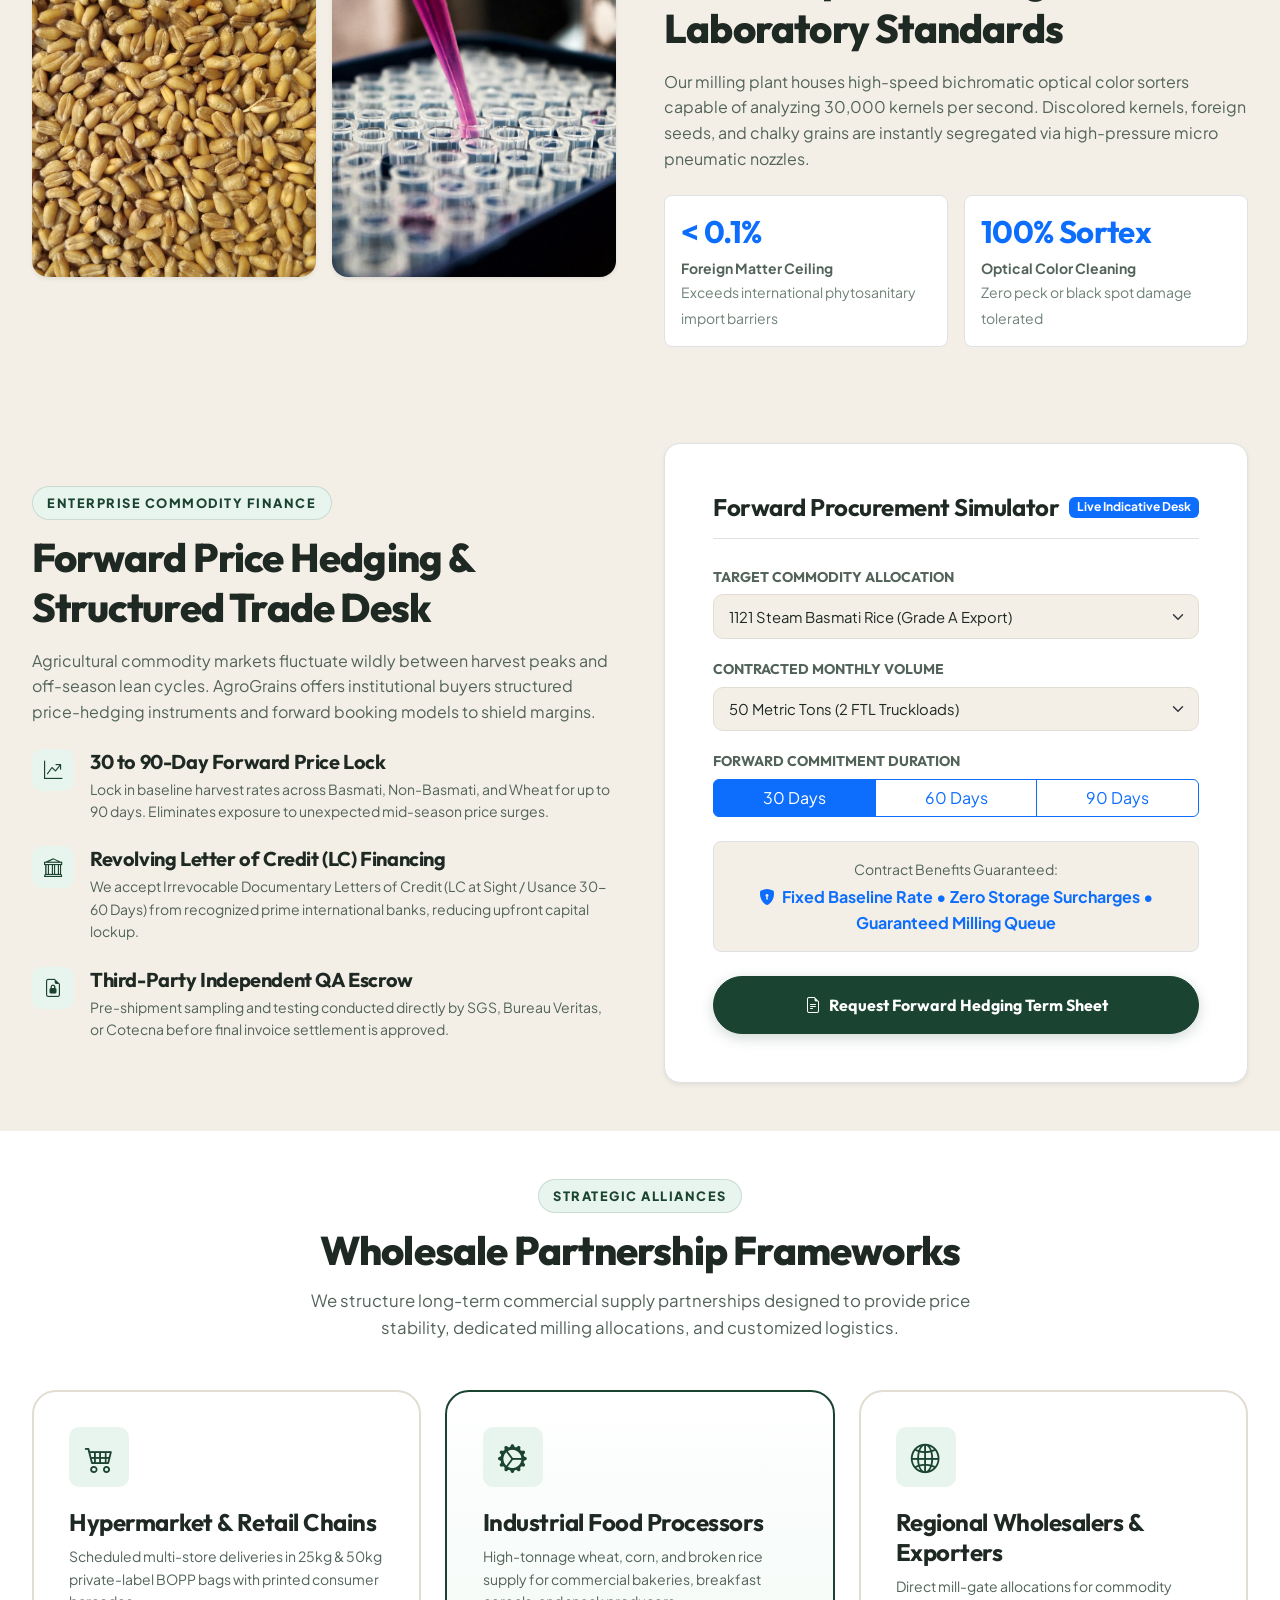
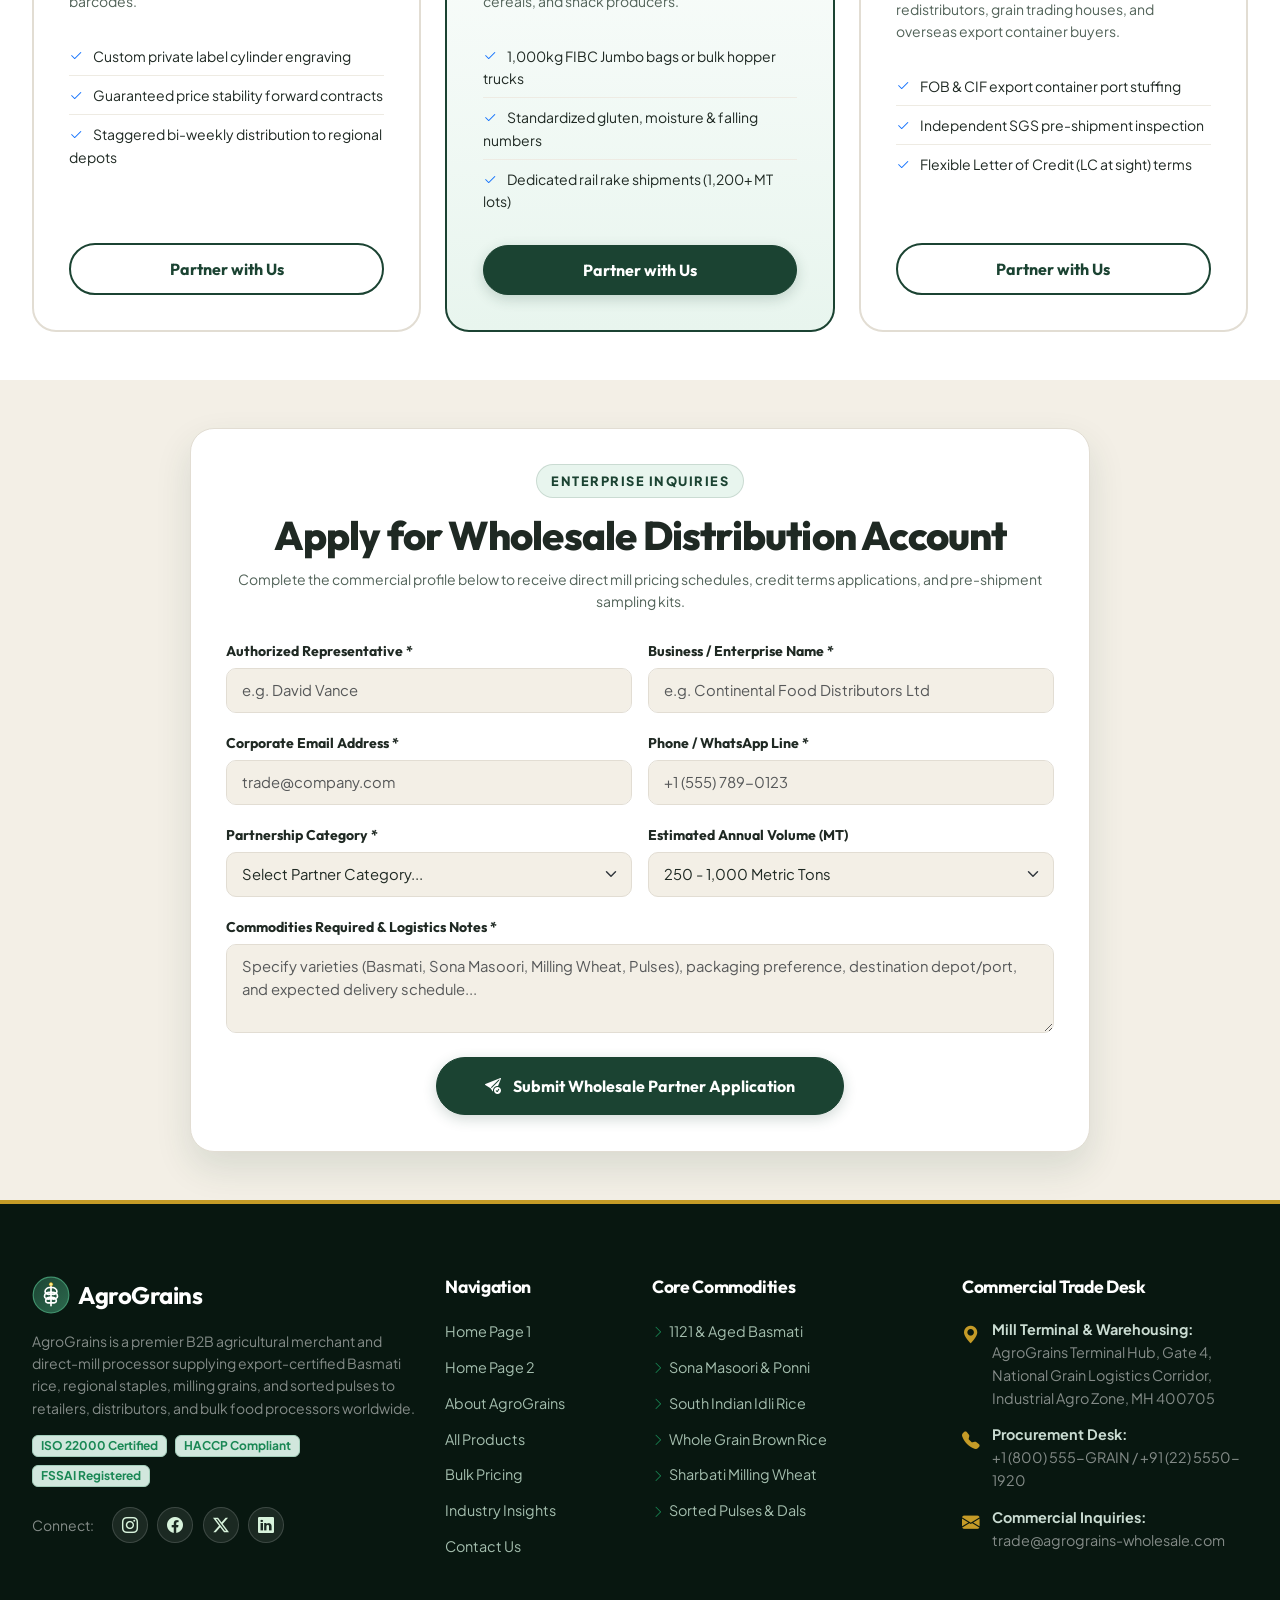
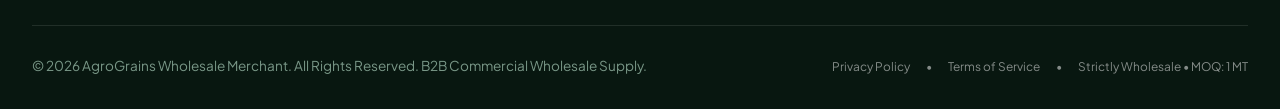
<file: home-2.html>
<!DOCTYPE html>
<html lang="en" dir="ltr" data-theme="light">
<head>
  <meta charset="UTF-8">
  <meta name="viewport" content="width=device-width, initial-scale=1.0">
  <meta name="description" content="AgroGrains Wholesale - Institutional Grain Trading, Intermodal Freight & Multi-Truckload Grain Distribution for Hypermarkets and Food Processors.">
  <meta name="keywords" content="grain trading company, wholesale rice distribution, bulk grain supply chain, institutional food procurement, FOB container rice export, agricultural logistics">
  <title>Grain Trading &amp; Distribution Terminal | AgroGrains Wholesale</title>

  <!-- Favicon -->
  <link rel="icon" type="image/svg+xml" href="assets/images/favicon.svg">
  <link rel="icon" type="image/png" sizes="32x32" href="assets/images/favicon-32x32.png">
  <link rel="apple-touch-icon" sizes="180x180" href="assets/images/favicon-180x180.png">

  <!-- Bootstrap 5 CSS -->
  <link id="bootstrap-css" rel="stylesheet" href="https://cdn.jsdelivr.net/npm/bootstrap@5.3.3/dist/css/bootstrap.min.css">
  <link rel="stylesheet" href="https://cdn.jsdelivr.net/npm/bootstrap-icons@1.11.3/font/bootstrap-icons.min.css">
  
  <!-- Custom Stylesheets -->
  <link rel="stylesheet" href="css/style.css">
  <link rel="stylesheet" href="css/responsive.css">
</head>
<body>

<!-- Global Single Navigation Bar Across Entire Website -->
  <nav class="navbar navbar-expand-lg wholesale-navbar sticky-top" id="mainWholesaleNavbar" aria-label="Main Wholesale Navigation">
    <div class="container-xl">
      <!-- Brand Logo -->
      <a class="navbar-brand d-flex align-items-center gap-2 text-decoration-none" href="index.html">
        <img src="assets/images/brand-icon.svg" alt="AgroGrains Emblem" width="38" height="38" class="navbar-brand-logo">
        <span class="brand-title text-white fw-bold fs-4" style="color: #ffffff !important; line-height: 1; letter-spacing: -0.02em;">AgroGrains</span>
      </a>

      <!-- Mobile Toggles Group -->
      <div class="d-flex align-items-center gap-2 d-lg-none">
        <button id="theme-toggle-btn-mobile" class="nav-control-btn" type="button" aria-label="Toggle Theme" title="Toggle Theme">
          <i class="bi bi-moon-stars-fill"></i>
        </button>
        <button id="rtl-toggle-btn-mobile" class="nav-control-btn" type="button" aria-label="Toggle RTL" title="Toggle Direction">
          <span class="fw-bold">RTL</span>
        </button>
        <button class="navbar-toggler border-0 shadow-none text-white p-2" type="button" data-bs-toggle="collapse" data-bs-target="#wholesaleNavDropdown" aria-controls="wholesaleNavDropdown" aria-expanded="false" aria-label="Toggle navigation">
          <i class="bi bi-list fs-2 text-white"></i>
        </button>
      </div>

      <!-- Navigation Container -->
      <div class="collapse navbar-collapse" id="wholesaleNavDropdown">
        <ul class="navbar-nav mx-auto mb-2 mb-lg-0">
          <!-- Home Dropdown -->
          <li class="nav-item dropdown">
            <a class="nav-link dropdown-toggle active" href="javascript:void(0)" id="homeDropdown" role="button" data-bs-toggle="dropdown" aria-expanded="false">
              Home
            </a>
            <ul class="dropdown-menu shadow-lg" aria-labelledby="homeDropdown">
              <li>
                <a class="dropdown-item" id="nav-home-1" href="index.html">
                  <i class="bi bi-shop me-2 text-primary"></i> Home Page 1 – General Wholesale
                </a>
              </li>
              <li>
                <a class="dropdown-item active" id="nav-home-2" href="home-2.html">
                  <i class="bi bi-globe-americas me-2 text-primary"></i> Home Page 2 – Trading &amp; Distribution
                </a>
              </li>
            </ul>
          </li>
          <li class="nav-item">
            <a class="nav-link" href="about.html">About Us</a>
          </li>
          <li class="nav-item">
            <a class="nav-link" href="products.html">Products</a>
          </li>
          <li class="nav-item">
            <a class="nav-link" href="bulk-pricing.html">Bulk Pricing</a>
          </li>
          <li class="nav-item">
            <a class="nav-link" href="blog.html">Blog</a>
          </li>
          <li class="nav-item">
            <a class="nav-link" href="contact.html">Contact Us</a>
          </li>
        </ul>

        <!-- Action Controls & Quote CTA -->
        <div class="d-flex align-items-center gap-2 nav-actions-group">
          <!-- Theme Toggle (Only Icon) -->
          <button id="theme-toggle-btn" class="nav-control-btn d-none d-lg-inline-flex" type="button" aria-label="Toggle theme" title="Toggle Dark/Light Mode">
            <i class="bi bi-moon-stars-fill"></i>
          </button>
          
          <!-- RTL Toggle (Only Text Name) -->
          <button id="rtl-toggle-btn" class="nav-control-btn d-none d-lg-inline-flex" type="button" aria-label="Toggle RTL reading direction" title="Toggle Direction">
            <span class="fw-bold">RTL</span>
          </button>

          <!-- Request a Quote CTA Button -->
          <button class="nav-quote-btn ms-lg-2" type="button" onclick="openQuoteModal()">
            <i class="bi bi-file-earmark-spreadsheet-fill"></i>
            <span>Request a Quote</span>
          </button>
        </div>
      </div>
    </div>
  </nav>

  <main id="main-content">
    <!-- Home 2 Hero: Centered Command Hub Composition (Distinct Alignment from Home 1) -->
    <section class="hero-home-2 text-center py-5">
      <div class="container-xl position-relative" style="z-index: 2;">
        <div class="mx-auto" style="max-width: 950px;">
          <span class="badge bg-warning text-dark px-3 py-2 rounded-pill fw-bold text-uppercase letter-spacing-1 mb-3">
            <i class="bi bi-shield-check me-1"></i> Large-Scale Agricultural Distribution Network
          </span>
          <h1 class="display-4 fw-extrabold mb-3 text-white" style="letter-spacing: -0.02em; text-shadow: 0 2px 10px rgba(0,0,0,0.7);">
            Institutional Grain Trading, Intermodal Freight &amp; Bulk Distribution
          </h1>
          <p class="lead mb-4 text-white-50 mx-auto" style="font-size: 1.15rem; line-height: 1.65; max-width: 780px;">
            Connecting primary agricultural farming clusters with national supermarket networks, industrial milling processors, and global maritime export container lines. Backed by guaranteed terminal throughput and zero-demurrage dispatch.
          </p>

          <div class="d-flex justify-content-center flex-wrap gap-3 mb-4">
            <a href="products.html" class="btn btn-wholesale-gold px-4 py-3 fs-6">
              <i class="bi bi-grid-fill me-1"></i> Explore Product Catalog
            </a>
            <a href="#partner-section" class="btn btn-outline-light px-4 py-3 rounded-pill fw-bold fs-6">
              <i class="bi bi-handshake-fill me-1"></i> Become a Wholesale Partner
            </a>
          </div>

          <!-- Trade Guarantees Centered Bar -->
          <div class="d-flex justify-content-center flex-wrap gap-4 pt-3 border-top border-white-50 small text-white-50 mx-auto mb-4" style="max-width: 700px;">
            <div><i class="bi bi-check-circle-fill text-warning me-1"></i> Direct Port Dispatches</div>
            <div><i class="bi bi-check-circle-fill text-warning me-1"></i> Multi-Month Price Hedging</div>
            <div><i class="bi bi-check-circle-fill text-warning me-1"></i> Pre-Shipment SGS Testing</div>
          </div>
        </div>

        <!-- Panoramic Intermodal Logistics Terminal Display -->
        <div class="position-relative rounded-4 overflow-hidden shadow-lg border border-white-50 mx-auto mt-2" style="max-width: 1050px;">
          <img src="assets/images/h2-hero-logistics.jpg" alt="AgroGrains Intermodal Freight Logistics" class="w-100" style="height: 380px; object-fit: cover;">
          <div class="hero-badge-overlay" style="bottom: 15px; left: 20px; right: 20px; text-align: left;">
            <i class="bi bi-globe-americas text-warning fs-3"></i>
            <div>
              <div class="badge-title">Deep-Water Port Corridors</div>
              <div class="badge-desc">FOB Mundra / JNPT &bull; 26.5 MT FCL Ocean Stuffing &bull; Guaranteed Zero Demurrage</div>
            </div>
          </div>
        </div>
      </div>
    </section>

    <!-- Global Intermodal Trade Metrics Strip (Matching Home 1 polish with Unique Logistics Stats) -->
    <section class="stats-strip">
      <div class="container-xl">
        <div class="row g-0">
          <div class="col-md-3 col-6">
            <div class="stat-item border-end">
              <div class="stat-number">50,000 MT</div>
              <div class="stat-label">Standing Silo Reserve Buffer</div>
            </div>
          </div>
          <div class="col-md-3 col-6">
            <div class="stat-item border-end">
              <div class="stat-number">2,500 MT/Day</div>
              <div class="stat-label">Private Rail Siding Rake Load</div>
            </div>
          </div>
          <div class="col-md-3 col-6">
            <div class="stat-item border-end">
              <div class="stat-number">45 TEUs</div>
              <div class="stat-label">Daily Deep-Water Container Stuffing</div>
            </div>
          </div>
          <div class="col-md-3 col-6">
            <div class="stat-item">
              <div class="stat-number">Incoterms 2020</div>
              <div class="stat-label">FOB, CFR &amp; CIF Contract Execution</div>
            </div>
          </div>
        </div>
      </div>
    </section>

    <!-- Section 1: Supply Chain & Silo Infrastructure Overview -->
    <section class="py-5 bg-surface">
      <div class="container-xl">
        <div class="text-center mb-5">
          <span class="section-tag">Logistics Infrastructure</span>
          <h2 class="section-title">End-to-End Grain Supply Chain Infrastructure</h2>
          <p class="section-subtitle">
            From automated silo aeration to rapid-discharge hopper elevators, our physical distribution network eliminates bottlenecks for high-volume enterprise buyers.
          </p>
        </div>

        <div class="row g-4">
          <!-- Infrastructure Pillar 1: Silo Storage -->
          <div class="col-lg-6">
            <div class="infrastructure-card">
              <div class="infrastructure-img-wrapper">
                <img src="assets/images/h2-godowns-controlled.jpg" alt="Automated Temperature and Moisture Controlled Grain Godowns" loading="lazy">
              </div>
              <div class="infrastructure-body">
                <div class="d-flex align-items-center gap-2 mb-2 text-primary fw-bold">
                  <i class="bi bi-building-fill-gear fs-5"></i>
                  <span>50,000 MT Centralized Silo Storage</span>
                </div>
                <h4 class="fw-bold mb-2">Automated Temperature &amp; Moisture Controlled Godowns</h4>
                <p class="text-muted small mb-3">
                  Galvanized steel silos and weather-sealed godowns equipped with continuous temperature probes and digital humidity sensors maintain raw grain at an optimum 12.0% moisture level year-round.
                </p>
                <ul class="list-unstyled small mb-0">
                  <li class="py-1"><i class="bi bi-check-lg text-primary me-2"></i> 45-day emergency reserve buffer for institutional supply contracts</li>
                  <li class="py-1"><i class="bi bi-check-lg text-primary me-2"></i> Non-residual aluminum phosphide gas-tight fumigation certified</li>
                </ul>
              </div>
            </div>
          </div>

          <!-- Infrastructure Pillar 2: Fleet Distribution -->
          <div class="col-lg-6">
            <div class="infrastructure-card">
              <div class="infrastructure-img-wrapper">
                <img src="assets/images/h2-weighbridge-dispatch.jpg" alt="24/7 Weighbridge Dispatch and Highway Freight Access Hub" loading="lazy">
              </div>
              <div class="infrastructure-body">
                <div class="d-flex align-items-center gap-2 mb-2 text-primary fw-bold">
                  <i class="bi bi-truck-front-fill fs-5"></i>
                  <span>Dedicated Fleet &amp; Freight Corridor Hub</span>
                </div>
                <h4 class="fw-bold mb-2">24/7 Weighbridge Dispatch &amp; Highway Access</h4>
                <p class="text-muted small mb-3">
                  Direct arterial access to national 6-lane freight expressways enables swift mobilization of 25-ton multi-axle trailers. Automated weighbridges issue digitally encrypted tare/gross slips in seconds.
                </p>
                <ul class="list-unstyled small mb-0">
                  <li class="py-1"><i class="bi bi-check-lg text-primary me-2"></i> Dual in-motion 100-ton capacity electronic weighbridges</li>
                  <li class="py-1"><i class="bi bi-check-lg text-primary me-2"></i> GPS fleet tracking with automated client transit notification</li>
                </ul>
              </div>
            </div>
          </div>
        </div>
      </div>
    </section>

    <!-- Section 2: Commodity Trading & Distribution Category Showcase -->
    <section class="py-5 bg-muted">
      <div class="container-xl">
        <div class="d-flex flex-column flex-md-row justify-content-between align-items-md-end mb-5">
          <div>
            <span class="section-tag">Terminal Commodities</span>
            <h2 class="section-title mb-1">Bulk Commodity Allocations</h2>
            <p class="section-subtitle mb-0 ms-0">Available in multi-truckload (FTL) and 20ft container lots with export documentation.</p>
          </div>
          <div class="mt-3 mt-md-0">
            <a href="products.html" class="btn btn-wholesale-primary">
              View Detailed Product Specs <i class="bi bi-arrow-right ms-1"></i>
            </a>
          </div>
        </div>

        <div class="row g-4">
          <!-- Trading Card 1: Basmati Export Lines -->
          <div class="col-lg-4 col-md-6">
            <div class="card border rounded-4 overflow-hidden shadow-sm h-100 d-flex flex-column bg-surface">
              <div style="height: 200px; overflow: hidden; position: relative;">
                <img src="assets/images/bulk-basmati-alloc.jpg" alt="1121 &amp; Traditional Basmati Rice Bulk Allocation" class="w-100 h-100" style="object-fit: cover;">
                <span class="badge bg-primary text-white position-absolute top-0 start-0 m-3 px-3 py-1">Premium Rice Trade</span>
                <span class="badge bg-dark bg-opacity-75 text-white position-absolute bottom-0 end-0 m-3"><i class="bi bi-box-seam me-1"></i>MOQ: 5 MT</span>
              </div>
              <div class="card-body p-4 d-flex flex-column flex-grow-1">
                <h4 class="fw-bold mb-2">1121 &amp; Traditional Basmati</h4>
                <p class="small text-muted mb-3 flex-grow-1">
                  Raw, steam, and golden sella processing. Sorted for &lt; 1% broken tolerance, high elongation ratio, and pure aroma. Packaged in 25kg/50kg BOPP bags.
                </p>
                <div class="p-3 bg-muted rounded-3 mb-4 small border">
                  <div class="d-flex justify-content-between mb-1">
                    <span class="text-muted">Export Classification:</span>
                    <strong>Sortex 100% Export</strong>
                  </div>
                  <div class="d-flex justify-content-between">
                    <span class="text-muted">Container Load (20ft):</span>
                    <strong>26.0 MT (520 Sacks)</strong>
                  </div>
                </div>
                <button class="btn btn-wholesale-secondary w-100 mt-auto py-2" onclick="openQuoteModal('1121 Steam Basmati Rice')">
                  <i class="bi bi-file-earmark-text me-1"></i> Request Contract Allocation
                </button>
              </div>
            </div>
          </div>

          <!-- Trading Card 2: High-Volume Regional Staples -->
          <div class="col-lg-4 col-md-6">
            <div class="card border rounded-4 overflow-hidden shadow-sm h-100 d-flex flex-column bg-surface">
              <div style="height: 200px; overflow: hidden; position: relative;">
                <img src="assets/images/bulk-staple-alloc.jpg" alt="Sona Masoori &amp; Ponni Rice Bulk Allocation" class="w-100 h-100" style="object-fit: cover;">
                <span class="badge bg-primary text-white position-absolute top-0 start-0 m-3 px-3 py-1">Staple Rice Distribution</span>
                <span class="badge bg-dark bg-opacity-75 text-white position-absolute bottom-0 end-0 m-3"><i class="bi bi-box-seam me-1"></i>MOQ: 10 MT</span>
              </div>
              <div class="card-body p-4 d-flex flex-column flex-grow-1">
                <h4 class="fw-bold mb-2">Sona Masoori &amp; Ponni Rice</h4>
                <p class="small text-muted mb-3 flex-grow-1">
                  Silky sortex polished raw and double-boiled varieties. Engineered for high-expansion catering and regional supermarket private-label shelf turnover.
                </p>
                <div class="p-3 bg-muted rounded-3 mb-4 small border">
                  <div class="d-flex justify-content-between mb-1">
                    <span class="text-muted">Milling Yield:</span>
                    <strong>Head Rice &gt; 68%</strong>
                  </div>
                  <div class="d-flex justify-content-between">
                    <span class="text-muted">Packaging Format:</span>
                    <strong>50kg Heavy PP Sacks</strong>
                  </div>
                </div>
                <button class="btn btn-wholesale-secondary w-100 mt-auto py-2" onclick="openQuoteModal('Sona Masoori Rice (Raw & Steam)')">
                  <i class="bi bi-file-earmark-text me-1"></i> Request Contract Allocation
                </button>
              </div>
            </div>
          </div>

          <!-- Trading Card 3: Industrial Grains & Pulses -->
          <div class="col-lg-4 col-md-12">
            <div class="card border rounded-4 overflow-hidden shadow-sm h-100 d-flex flex-column bg-surface">
              <div style="height: 200px; overflow: hidden; position: relative;">
                <img src="assets/images/bulk-grains-alloc.jpg" alt="Milling Wheat, Maize &amp; Dals Bulk Allocation" class="w-100 h-100" style="object-fit: cover;">
                <span class="badge bg-primary text-white position-absolute top-0 start-0 m-3 px-3 py-1">Grains &amp; Lentils</span>
                <span class="badge bg-dark bg-opacity-75 text-white position-absolute bottom-0 end-0 m-3"><i class="bi bi-box-seam me-1"></i>MOQ: 25 MT</span>
              </div>
              <div class="card-body p-4 d-flex flex-column flex-grow-1">
                <h4 class="fw-bold mb-2">Milling Wheat, Maize &amp; Dals</h4>
                <p class="small text-muted mb-3 flex-grow-1">
                  High-protein Sharbati milling wheat, yellow corn with low aflatoxin (&lt; 20 ppb), and Fatka unpolished Toor &amp; Chana dal for commercial flour and snack manufacturers.
                </p>
                <div class="p-3 bg-muted rounded-3 mb-4 small border">
                  <div class="d-flex justify-content-between mb-1">
                    <span class="text-muted">Supply Capacity:</span>
                    <strong>Full Truckloads (25-40 MT)</strong>
                  </div>
                  <div class="d-flex justify-content-between">
                    <span class="text-muted">Inspection Standard:</span>
                    <strong>Moisture &lt; 11.5% Guaranteed</strong>
                  </div>
                </div>
                <button class="btn btn-wholesale-secondary w-100 mt-auto py-2" onclick="openQuoteModal('Milling Wheat (Sharbati & Durum)')">
                  <i class="bi bi-file-earmark-text me-1"></i> Request Contract Allocation
                </button>
              </div>
            </div>
          </div>
        </div>
      </div>
    </section>

    <!-- Dedicated Section: Global Maritime Trade Corridors & Port Logistics Matrix -->
    <section class="py-5 bg-surface border-top border-subtle">
      <div class="container-xl">
        <div class="text-center mb-5">
          <span class="section-tag">Global Maritime Logistics</span>
          <h2 class="section-title">Major Export Shipping Corridors &amp; Port Stuffing</h2>
          <p class="section-subtitle">
            Direct liner connectivity from Mundra, JNPT, and Kandla to primary international grain import hubs with certified moisture-barrier packaging.
          </p>
        </div>

        <div class="row g-4 mb-4">
          <!-- Corridor 1: Middle East -->
          <div class="col-lg-3 col-sm-6">
            <div class="card h-100 p-4 border rounded-4 shadow-sm bg-surface">
              <div class="d-flex align-items-center gap-2 mb-3 text-primary">
                <i class="bi bi-geo-alt-fill fs-4"></i>
                <span class="badge bg-primary-subtle text-primary">4–6 Days Transit</span>
              </div>
              <h5 class="fw-bold mb-2">Arabian Gulf &amp; Middle East</h5>
              <p class="small text-muted mb-3">Mundra / Kandla &rarr; Jebel Ali, Dammam, Shuwaikh, Sohar. High-frequency weekly sailings.</p>
              <ul class="list-unstyled small border-top pt-3 mb-0">
                <li class="py-1"><strong>Payload:</strong> 26.5 MT in 20ft Dry Van</li>
                <li class="py-1"><strong>Packaging:</strong> 25kg/50kg BOPP &amp; Jute</li>
                <li class="py-1"><strong>Key Commodities:</strong> 1121 Basmati &amp; Sona Masoori</li>
              </ul>
            </div>
          </div>

          <!-- Corridor 2: European Union & UK -->
          <div class="col-lg-3 col-sm-6">
            <div class="card h-100 p-4 border rounded-4 shadow-sm bg-surface">
              <div class="d-flex align-items-center gap-2 mb-3 text-primary">
                <i class="bi bi-geo-alt-fill fs-4"></i>
                <span class="badge bg-success-subtle text-success">18–22 Days Transit</span>
              </div>
              <h5 class="fw-bold mb-2">European Union &amp; UK</h5>
              <p class="small text-muted mb-3">JNPT &rarr; Rotterdam, Antwerp, Felixstowe, Hamburg. Full EU MRL compliance testing.</p>
              <ul class="list-unstyled small border-top pt-3 mb-0">
                <li class="py-1"><strong>Payload:</strong> 25.0 MT with Desiccant Bars</li>
                <li class="py-1"><strong>Certification:</strong> Non-GMO &amp; Heavy Metals Free</li>
                <li class="py-1"><strong>Key Commodities:</strong> Brown Rice &amp; Organic Millets</li>
              </ul>
            </div>
          </div>

          <!-- Corridor 3: Southeast Asia -->
          <div class="col-lg-3 col-sm-6">
            <div class="card h-100 p-4 border rounded-4 shadow-sm bg-surface">
              <div class="d-flex align-items-center gap-2 mb-3 text-primary">
                <i class="bi bi-geo-alt-fill fs-4"></i>
                <span class="badge bg-warning-subtle text-warning">7–10 Days Transit</span>
              </div>
              <h5 class="fw-bold mb-2">Southeast Asia &amp; Far East</h5>
              <p class="small text-muted mb-3">Chennai / Vizag &rarr; Singapore, Port Klang, Manila. High-throughput bulk breakbulk.</p>
              <ul class="list-unstyled small border-top pt-3 mb-0">
                <li class="py-1"><strong>Payload:</strong> 1 MT FIBC Bags &amp; Container Liners</li>
                <li class="py-1"><strong>Application:</strong> Flour Mills &amp; Starch Refining</li>
                <li class="py-1"><strong>Key Commodities:</strong> Milling Wheat &amp; Yellow Maize</li>
              </ul>
            </div>
          </div>

          <!-- Corridor 4: East Africa -->
          <div class="col-lg-3 col-sm-6">
            <div class="card h-100 p-4 border rounded-4 shadow-sm bg-surface">
              <div class="d-flex align-items-center gap-2 mb-3 text-primary">
                <i class="bi bi-geo-alt-fill fs-4"></i>
                <span class="badge bg-info-subtle text-info">12–16 Days Transit</span>
              </div>
              <h5 class="fw-bold mb-2">East &amp; South Africa</h5>
              <p class="small text-muted mb-3">Mundra &rarr; Mombasa, Dar es Salaam, Durban. Multi-thousand metric ton monthly charters.</p>
              <ul class="list-unstyled small border-top pt-3 mb-0">
                <li class="py-1"><strong>Payload:</strong> 50kg PP Woven Heavy Sacks</li>
                <li class="py-1"><strong>Clearance:</strong> Pre-Shipment Fumigation Seal</li>
                <li class="py-1"><strong>Key Commodities:</strong> IR64 White &amp; Parboiled Rice</li>
              </ul>
            </div>
          </div>
        </div>

        <!-- Incoterms Interactive Comparison Table -->
        <div class="table-responsive rounded-4 border shadow-sm">
          <table class="table table-hover mb-0">
            <thead class="table-light">
              <tr>
                <th>Trade Incoterm</th>
                <th>Seller Responsibility (AgroGrains)</th>
                <th>Buyer Responsibility</th>
                <th>Risk Transfer Point</th>
                <th>Recommended For</th>
              </tr>
            </thead>
            <tbody>
              <tr>
                <td class="fw-bold text-primary"><i class="bi bi-shield-check me-1"></i> FOB (Free On Board)</td>
                <td>Mill processing, inland transport, port customs, vessel loading</td>
                <td>Ocean freight booking, marine cargo insurance, import clearance</td>
                <td>When grains cross ship's rail at loading port (Mundra / JNPT)</td>
                <td>Multinational trading houses with contracted vessel fleets</td>
              </tr>
              <tr>
                <td class="fw-bold text-primary"><i class="bi bi-shield-check me-1"></i> CFR (Cost and Freight)</td>
                <td>Inland dispatch, export customs, and ocean freight to destination port</td>
                <td>Marine insurance, destination port discharge, import tariffs</td>
                <td>Ocean transit (buyer covers cargo insurance)</td>
                <td>Regional distributors seeking predictable ocean freight rates</td>
              </tr>
              <tr>
                <td class="fw-bold text-primary"><i class="bi bi-shield-check me-1"></i> CIF (Cost, Insurance &amp; Freight)</td>
                <td>Complete freight, export duties, and All-Risks marine cargo insurance (ICC A)</td>
                <td>Customs clearance at discharge port and final inland haulage</td>
                <td>Destination port arrival with full comprehensive insurance policy</td>
                <td>Supermarket chains &amp; institutional buyers seeking zero risk</td>
              </tr>
            </tbody>
          </table>
        </div>
      </div>
    </section>

    <!-- Section 3: Multi-Modal Distribution Process (From Farm to Port) -->
    <section class="py-5 bg-surface">
      <div class="container-xl">
        <div class="row align-items-center g-5">
          <div class="col-lg-6">
            <span class="section-tag">Logistics Execution</span>
            <h2 class="section-title mb-3">Multi-Modal Freight Execution Pipeline</h2>
            <p class="text-muted mb-4">
              We manage every mile of commodity transit. Our integrated handling protocol guarantees that grains loaded at our terminal reach destination warehouses without moisture absorption or bag punctures.
            </p>

            <div class="row g-3">
              <div class="col-sm-6">
                <div class="pipeline-step">
                  <span class="pipeline-badge">Phase 1</span>
                  <h6 class="fw-bold mb-1">Direct Farm Inflow</h6>
                  <p class="small text-muted mb-0">Harvest procurement from certified grower clusters with initial moisture scalping.</p>
                </div>
              </div>

              <div class="col-sm-6">
                <div class="pipeline-step">
                  <span class="pipeline-badge">Phase 2</span>
                  <h6 class="fw-bold mb-1">Optical Sortex &amp; QA</h6>
                  <p class="small text-muted mb-0">Multi-stage de-stoning, color sorting, and digital grain elongation verification.</p>
                </div>
              </div>

              <div class="col-sm-6">
                <div class="pipeline-step">
                  <span class="pipeline-badge">Phase 3</span>
                  <h6 class="fw-bold mb-1">Palletizing &amp; Stuffing</h6>
                  <p class="small text-muted mb-0">Mechanical conveyor palletizing, shrink wrapping, and container stuffing at port.</p>
                </div>
              </div>

              <div class="col-sm-6">
                <div class="pipeline-step">
                  <span class="pipeline-badge">Phase 4</span>
                  <h6 class="fw-bold mb-1">On-Time Handover</h6>
                  <p class="small text-muted mb-0">Final delivery under verified e-way bill with real-time GPS tracking confirmation.</p>
                </div>
              </div>
            </div>
          </div>

          <div class="col-lg-6">
            <div class="rounded-4 overflow-hidden shadow-lg border">
              <!-- Unique Home 2 Container Freight Image -->
              <img src="assets/images/h2-container-freight.jpg" alt="Container Freight Shipping Operations" class="w-100" style="height: 440px; object-fit: cover;">
            </div>
          </div>
        </div>
      </div>
    </section>

    <!-- Section 4: Automated Milling & Quality Assurance Grading -->
    <section class="py-5 bg-muted">
      <div class="container-xl">
        <div class="row align-items-center g-5">
          <div class="col-lg-6 order-lg-2">
            <span class="section-tag">Quality Assurance</span>
            <h2 class="section-title mb-3">Sortex Optical Milling &amp; Laboratory Standards</h2>
            <p class="text-muted mb-4">
              Our milling plant houses high-speed bichromatic optical color sorters capable of analyzing 30,000 kernels per second. Discolored kernels, foreign seeds, and chalky grains are instantly segregated via high-pressure micro pneumatic nozzles.
            </p>
            <div class="row g-3">
              <div class="col-6">
                <div class="p-3 bg-surface rounded-3 border">
                  <h3 class="fw-bold text-primary mb-1">&lt; 0.1%</h3>
                  <span class="small text-muted d-block fw-bold">Foreign Matter Ceiling</span>
                  <span class="small text-subtle">Exceeds international phytosanitary import barriers</span>
                </div>
              </div>
              <div class="col-6">
                <div class="p-3 bg-surface rounded-3 border">
                  <h3 class="fw-bold text-primary mb-1">100% Sortex</h3>
                  <span class="small text-muted d-block fw-bold">Optical Color Cleaning</span>
                  <span class="small text-subtle">Zero peck or black spot damage tolerated</span>
                </div>
              </div>
            </div>
          </div>

          <div class="col-lg-6 order-lg-1">
            <div class="row g-3">
              <div class="col-6">
                <!-- Unique Home 2 Milling Image -->
                <img src="assets/images/h2-milling-automation.jpg" alt="Automated Rice Milling Plant" class="rounded-4 w-100 shadow-sm" style="height: 300px; object-fit: cover;">
              </div>
              <div class="col-6">
                <!-- Unique Home 2 Grading Lab Image -->
                <img src="assets/images/h2-grading-lab.jpg" alt="Grain Grading Laboratory Inspection" class="rounded-4 w-100 shadow-sm" style="height: 300px; object-fit: cover;">
              </div>
            </div>
          </div>
        </div>
      </div>
    </section>

    <!-- Dedicated Section: Institutional Forward Pricing, Hedging & Trade Finance -->
    <section class="py-5 bg-muted">
      <div class="container-xl">
        <div class="row align-items-center g-5">
          <div class="col-lg-6">
            <span class="section-tag">Enterprise Commodity Finance</span>
            <h2 class="section-title mb-3">Forward Price Hedging &amp; Structured Trade Desk</h2>
            <p class="text-muted mb-4">
              Agricultural commodity markets fluctuate wildly between harvest peaks and off-season lean cycles. AgroGrains offers institutional buyers structured price-hedging instruments and forward booking models to shield margins.
            </p>

            <div class="d-flex gap-3 mb-4">
              <div class="contact-info-icon"><i class="bi bi-graph-up-arrow"></i></div>
              <div>
                <h5 class="fw-bold mb-1">30 to 90-Day Forward Price Lock</h5>
                <p class="small text-muted mb-0">Lock in baseline harvest rates across Basmati, Non-Basmati, and Wheat for up to 90 days. Eliminates exposure to unexpected mid-season price surges.</p>
              </div>
            </div>

            <div class="d-flex gap-3 mb-4">
              <div class="contact-info-icon"><i class="bi bi-bank"></i></div>
              <div>
                <h5 class="fw-bold mb-1">Revolving Letter of Credit (LC) Financing</h5>
                <p class="small text-muted mb-0">We accept Irrevocable Documentary Letters of Credit (LC at Sight / Usance 30-60 Days) from recognized prime international banks, reducing upfront capital lockup.</p>
              </div>
            </div>

            <div class="d-flex gap-3">
              <div class="contact-info-icon"><i class="bi bi-file-earmark-lock2"></i></div>
              <div>
                <h5 class="fw-bold mb-1">Third-Party Independent QA Escrow</h5>
                <p class="small text-muted mb-0">Pre-shipment sampling and testing conducted directly by SGS, Bureau Veritas, or Cotecna before final invoice settlement is approved.</p>
              </div>
            </div>
          </div>

          <div class="col-lg-6">
            <div class="card p-4 p-md-5 rounded-4 shadow-sm border bg-surface">
              <div class="d-flex align-items-center justify-content-between mb-4 border-bottom pb-3">
                <h4 class="fw-bold mb-0">Forward Procurement Simulator</h4>
                <span class="badge bg-primary text-white">Live Indicative Desk</span>
              </div>
              <div class="mb-3">
                <label class="form-label small fw-bold text-muted text-uppercase">Target Commodity Allocation</label>
                <select class="form-select" id="forward-sim-product">
                  <option value="1121 Basmati">1121 Steam Basmati Rice (Grade A Export)</option>
                  <option value="Sona Masoori">Sona Masoori Rice (Silky Polish)</option>
                  <option value="Milling Wheat">Milling Wheat (Sharbati High-Gluten)</option>
                  <option value="Toor Dal">Unpolished Fatka Toor Dal (Sortex 100%)</option>
                </select>
              </div>
              <div class="mb-3">
                <label class="form-label small fw-bold text-muted text-uppercase">Contracted Monthly Volume</label>
                <select class="form-select" id="forward-sim-volume">
                  <option value="50">50 Metric Tons (2 FTL Truckloads)</option>
                  <option value="100">100 Metric Tons (4 FCL Sea Containers)</option>
                  <option value="250">250 Metric Tons (10 FCL Sea Containers)</option>
                  <option value="500">500+ MT (Institutional Dedicated Allocation)</option>
                </select>
              </div>
              <div class="mb-4">
                <label class="form-label small fw-bold text-muted text-uppercase">Forward Commitment Duration</label>
                <div class="btn-group w-100" role="group">
                  <input type="radio" class="btn-check" name="forward-tenure" id="tenure-30" checked>
                  <label class="btn btn-outline-primary" for="tenure-30">30 Days</label>
                  <input type="radio" class="btn-check" name="forward-tenure" id="tenure-60">
                  <label class="btn btn-outline-primary" for="tenure-60">60 Days</label>
                  <input type="radio" class="btn-check" name="forward-tenure" id="tenure-90">
                  <label class="btn btn-outline-primary" for="tenure-90">90 Days</label>
                </div>
              </div>
              <div class="p-3 bg-muted rounded-3 mb-4 text-center border">
                <span class="small text-muted d-block mb-1">Contract Benefits Guaranteed:</span>
                <span class="fw-bold text-primary"><i class="bi bi-shield-lock-fill me-1"></i> Fixed Baseline Rate &bull; Zero Storage Surcharges &bull; Guaranteed Milling Queue</span>
              </div>
              <button class="btn btn-wholesale-primary w-100 py-3" onclick="openQuoteModal('Institutional Forward Hedging Agreement')">
                <i class="bi bi-file-earmark-text"></i> Request Forward Hedging Term Sheet
              </button>
            </div>
          </div>
        </div>
      </div>
    </section>

    <!-- Section 5: Wholesale Partnership Models & Benefits -->
    <section class="py-5 bg-surface" id="partner-section">
      <div class="container-xl">
        <div class="text-center mb-5">
          <span class="section-tag">Strategic Alliances</span>
          <h2 class="section-title">Wholesale Partnership Frameworks</h2>
          <p class="section-subtitle">
            We structure long-term commercial supply partnerships designed to provide price stability, dedicated milling allocations, and customized logistics.
          </p>
        </div>

        <div class="row g-4 align-items-stretch">
          <!-- Model 1: Hypermarket Chains -->
          <div class="col-lg-4">
            <div class="partner-tier-box">
              <div class="partner-tier-icon"><i class="bi bi-cart4"></i></div>
              <h4 class="fw-bold mb-2">Hypermarket &amp; Retail Chains</h4>
              <p class="small text-muted mb-4">Scheduled multi-store deliveries in 25kg &amp; 50kg private-label BOPP bags with printed consumer barcodes.</p>
              <ul class="list-unstyled small mb-4 flex-grow-1">
                <li class="py-2 border-bottom border-subtle"><i class="bi bi-check2 text-primary me-2"></i> Custom private label cylinder engraving</li>
                <li class="py-2 border-bottom border-subtle"><i class="bi bi-check2 text-primary me-2"></i> Guaranteed price stability forward contracts</li>
                <li class="py-2"><i class="bi bi-check2 text-primary me-2"></i> Staggered bi-weekly distribution to regional depots</li>
              </ul>
              <button class="btn btn-wholesale-secondary w-100" onclick="openQuoteModal('Hypermarket Wholesale Partnership')">
                Partner with Us
              </button>
            </div>
          </div>

          <!-- Model 2: Food Processing Plants -->
          <div class="col-lg-4">
            <div class="partner-tier-box highlighted">
              <div class="partner-tier-icon"><i class="bi bi-gear-wide-connected"></i></div>
              <h4 class="fw-bold mb-2">Industrial Food Processors</h4>
              <p class="small text-muted mb-4">High-tonnage wheat, corn, and broken rice supply for commercial bakeries, breakfast cereals, and snack producers.</p>
              <ul class="list-unstyled small mb-4 flex-grow-1">
                <li class="py-2 border-bottom border-subtle"><i class="bi bi-check2 text-primary me-2"></i> 1,000kg FIBC Jumbo bags or bulk hopper trucks</li>
                <li class="py-2 border-bottom border-subtle"><i class="bi bi-check2 text-primary me-2"></i> Standardized gluten, moisture &amp; falling numbers</li>
                <li class="py-2"><i class="bi bi-check2 text-primary me-2"></i> Dedicated rail rake shipments (1,200+ MT lots)</li>
              </ul>
              <button class="btn btn-wholesale-primary w-100" onclick="openQuoteModal('Food Processing Supply Contract')">
                Partner with Us
              </button>
            </div>
          </div>

          <!-- Model 3: Regional Distributors & Export -->
          <div class="col-lg-4">
            <div class="partner-tier-box">
              <div class="partner-tier-icon"><i class="bi bi-globe2"></i></div>
              <h4 class="fw-bold mb-2">Regional Wholesalers &amp; Exporters</h4>
              <p class="small text-muted mb-4">Direct mill-gate allocations for commodity redistributors, grain trading houses, and overseas export container buyers.</p>
              <ul class="list-unstyled small mb-4 flex-grow-1">
                <li class="py-2 border-bottom border-subtle"><i class="bi bi-check2 text-primary me-2"></i> FOB &amp; CIF export container port stuffing</li>
                <li class="py-2 border-bottom border-subtle"><i class="bi bi-check2 text-primary me-2"></i> Independent SGS pre-shipment inspection</li>
                <li class="py-2"><i class="bi bi-check2 text-primary me-2"></i> Flexible Letter of Credit (LC at sight) terms</li>
              </ul>
              <button class="btn btn-wholesale-secondary w-100" onclick="openQuoteModal('Regional Distributor Partnership')">
                Partner with Us
              </button>
            </div>
          </div>
        </div>
      </div>
    </section>

    <!-- Section 6: Wholesale Partnership Inquiry Form -->
    <section class="py-5 bg-muted">
      <div class="container-xl">
        <div class="quote-form-card mx-auto" style="max-width: 900px;">
          <div class="text-center mb-4">
            <span class="section-tag">Enterprise Inquiries</span>
            <h2 class="section-title mb-2">Apply for Wholesale Distribution Account</h2>
            <p class="text-muted small mb-0">
              Complete the commercial profile below to receive direct mill pricing schedules, credit terms applications, and pre-shipment sampling kits.
            </p>
          </div>

          <form id="contact-form" novalidate>
            <div class="row g-3">
              <div class="col-md-6">
                <label for="contact-name" class="form-label">Authorized Representative *</label>
                <input type="text" class="form-control" id="contact-name" placeholder="e.g. David Vance" required>
                <div class="invalid-feedback">Enter a valid alphabetic name (no numbers).</div>
              </div>

              <div class="col-md-6">
                <label for="contact-company" class="form-label">Business / Enterprise Name *</label>
                <input type="text" class="form-control" id="contact-company" placeholder="e.g. Continental Food Distributors Ltd" required>
                <div class="invalid-feedback">Company name is required.</div>
              </div>

              <div class="col-md-6">
                <label for="contact-email" class="form-label">Corporate Email Address *</label>
                <input type="email" class="form-control" id="contact-email" placeholder="trade@company.com" required>
                <div class="invalid-feedback">Valid corporate email format required.</div>
              </div>

              <div class="col-md-6">
                <label for="contact-phone" class="form-label">Phone / WhatsApp Line *</label>
                <input type="tel" class="form-control" id="contact-phone" placeholder="+1 (555) 789-0123" required>
                <div class="invalid-feedback">Phone must not contain letters and have at least 7 digits.</div>
              </div>

              <div class="col-md-6">
                <label for="contact-subject" class="form-label">Partnership Category *</label>
                <select class="form-select" id="contact-subject" required>
                  <option value="" selected>Select Partner Category...</option>
                  <option value="Hypermarket Retail Supply Agreement">Hypermarket Retail Chain Supply</option>
                  <option value="Food Processing Industrial Bulk Contract">Food Processing Industrial Bulk (Flour/Starch)</option>
                  <option value="Regional Commodity Distributor">Regional Grain Distributor Allocation</option>
                  <option value="Maritime Container Export Account">Maritime Container Export Account (FOB/CIF)</option>
                  <option value="Government & Institutional Catering Tender">Institutional Catering / Mess Hall Supply</option>
                </select>
                <div class="invalid-feedback">Please select a category.</div>
              </div>

              <div class="col-md-6">
                <label for="contact-annual-vol" class="form-label">Estimated Annual Volume (MT)</label>
                <select class="form-select" id="contact-annual-vol">
                  <option value="50 - 250 MT">50 - 250 Metric Tons</option>
                  <option value="250 - 1,000 MT" selected>250 - 1,000 Metric Tons</option>
                  <option value="1,000 - 5,000 MT">1,000 - 5,000 Metric Tons (Multi-Rake)</option>
                  <option value="5,000+ MT">5,000+ Metric Tons (Enterprise Annual)</option>
                </select>
              </div>

              <div class="col-12">
                <label for="contact-message" class="form-label">Commodities Required &amp; Logistics Notes *</label>
                <textarea class="form-control" id="contact-message" rows="3" placeholder="Specify varieties (Basmati, Sona Masoori, Milling Wheat, Pulses), packaging preference, destination depot/port, and expected delivery schedule..." required></textarea>
                <div class="invalid-feedback">Please provide inquiry details (minimum 10 characters).</div>
              </div>
            </div>

            <div class="mt-4 text-center">
              <button type="submit" class="btn btn-wholesale-primary px-5 py-3 fs-6">
                <i class="bi bi-send-check-fill me-1"></i> Submit Wholesale Partner Application
              </button>
            </div>
          </form>
        </div>
      </div>
    </section>
  </main>

  <!-- Global Reusable Wholesale Quotation Modal -->
  <div class="modal fade" id="globalQuoteModal" tabindex="-1" aria-labelledby="globalQuoteModalLabel" aria-hidden="true">
    <div class="modal-dialog modal-dialog-centered modal-lg">
      <div class="modal-content">
        <div class="modal-header">
          <div>
            <h5 class="modal-title fw-bold" id="globalQuoteModalLabel">Request Official Wholesale Quotation</h5>
            <div class="small text-muted">B2B commercial quotation dossier dispatched within 4 business hours</div>
          </div>
          <button type="button" class="btn-close shadow-none" data-bs-dismiss="modal" aria-label="Close"></button>
        </div>
        <div class="modal-body p-4">
          <form id="global-modal-quote-form" novalidate>
            <div class="row g-3">
              <div class="col-md-6">
                <label for="modalQuoteName" class="form-label">Representative Name *</label>
                <input type="text" class="form-control" id="modalQuoteName" placeholder="e.g. John Doe" required>
                <div class="invalid-feedback">Valid alphabetic name required.</div>
              </div>
              <div class="col-md-6">
                <label for="modalQuoteCompany" class="form-label">Registered Business Name *</label>
                <input type="text" class="form-control" id="modalQuoteCompany" placeholder="e.g. Global Foods Ltd" required>
                <div class="invalid-feedback">Company name is required.</div>
              </div>
              <div class="col-md-6">
                <label for="modalQuoteEmail" class="form-label">Business Email Address *</label>
                <input type="email" class="form-control" id="modalQuoteEmail" placeholder="procurement@company.com" required>
                <div class="invalid-feedback">Valid business email required.</div>
              </div>
              <div class="col-md-6">
                <label for="modalQuotePhone" class="form-label">Phone Number *</label>
                <input type="tel" class="form-control" id="modalQuotePhone" placeholder="+1 (555) 234-5678" required>
                <div class="invalid-feedback">Valid phone format required (no letters).</div>
              </div>
              <div class="col-md-6">
                <label for="modalQuoteProduct" class="form-label">Grain / Rice Variety *</label>
                <select class="form-select" id="modalQuoteProduct" required>
                  <option value="" selected>Select Grain Variety...</option>
                  <option value="1121 Steam Basmati Rice">1121 Steam Basmati Rice</option>
                  <option value="Traditional Aged Basmati Rice">Traditional Aged Basmati Rice</option>
                  <option value="Sona Masoori Rice (Raw & Steam)">Sona Masoori Rice (Raw & Steam)</option>
                  <option value="Ponni Boiled / Parboiled Rice">Ponni Boiled / Parboiled Rice</option>
                  <option value="South Indian Idli Rice">South Indian Idli Rice</option>
                  <option value="Premium Brown Rice">Premium Brown Rice</option>
                  <option value="Raw White Rice (IR64 / PR11)">Raw White Rice (IR64 / PR11)</option>
                  <option value="Single Boiled Golden Rice">Single Boiled Golden Rice</option>
                  <option value="Milling Wheat (Sharbati & Durum)">Milling Wheat (Sharbati & Durum)</option>
                  <option value="Yellow Grain Maize">Yellow Grain Maize</option>
                  <option value="Pearl & Finger Millet">Pearl & Finger Millet</option>
                  <option value="Premium Toor Dal">Premium Toor Dal (Yellow Split)</option>
                  <option value="Urad Dal (Split & Whole)">Urad Dal (Split & Whole)</option>
                  <option value="Moong Dal (Yellow & Green)">Moong Dal (Yellow & Green)</option>
                  <option value="Chana Dal & Chickpeas">Chana Dal & Chickpeas</option>
                </select>
                <div class="invalid-feedback">Please select a product.</div>
              </div>
              <div class="col-md-6">
                <label for="modalQuoteQty" class="form-label">Required Quantity *</label>
                <select class="form-select" id="modalQuoteQty" required>
                  <option value="" selected>Choose Volume Bracket...</option>
                  <option value="1 - 5 MT (Sample Commercial Lot)">1 - 5 MT (Sample Commercial Lot)</option>
                  <option value="5 - 15 MT (Multi-Pallet Lot)">5 - 15 MT (Multi-Pallet Lot)</option>
                  <option value="25 MT (Full Truckload FTL)">25 MT (Full Truckload FTL)</option>
                  <option value="50+ MT (Multi-Trailer Schedule)">50+ MT (Multi-Trailer Schedule)</option>
                  <option value="100+ MT (Rake / Maritime Container Export)">100+ MT (Rake / Maritime Container Export)</option>
                </select>
                <div class="invalid-feedback">Please specify volume bracket.</div>
              </div>
              <div class="col-12">
                <label for="modalQuoteNotes" class="form-label">Packaging &amp; Delivery Destination Note</label>
                <textarea class="form-control" id="modalQuoteNotes" rows="3" placeholder="Specify packaging (25kg BOPP, 50kg PP, 1 MT Jumbo) and destination port or warehouse city..."></textarea>
              </div>
            </div>
            <div class="mt-4 text-end">
              <button type="button" class="btn btn-secondary rounded-pill px-3" data-bs-dismiss="modal">Cancel</button>
              <button type="submit" class="btn btn-wholesale-primary px-4">
                <i class="bi bi-send-fill me-1"></i> Transmit Quote Request
              </button>
            </div>
          </form>
        </div>
      </div>
    </div>
  </div>

  <!-- Global Footer -->
  <footer class="wholesale-footer">
    <div class="container-xl">
      <div class="row g-4">
        <!-- Brand & Bio -->
        <div class="col-lg-4 col-md-6">
          <a class="footer-brand d-flex align-items-center gap-2 mb-3 text-decoration-none" href="index.html">
            <img src="assets/images/brand-icon.svg" alt="AgroGrains Emblem" width="38" height="38" class="brand-logo-img">
            <span class="brand-title text-white fw-bold fs-4" style="line-height: 1; letter-spacing: -0.02em;">AgroGrains</span>
          </a>
          <p class="text-white-50 small mb-3">
            AgroGrains is a premier B2B agricultural merchant and direct-mill processor supplying export-certified Basmati rice, regional staples, milling grains, and sorted pulses to retailers, distributors, and bulk food processors worldwide.
          </p>
          <div class="d-flex flex-wrap align-items-center gap-2 mb-3">
            <span class="badge bg-success-subtle text-success border border-success-subtle px-2 py-1">ISO 22000 Certified</span>
            <span class="badge bg-success-subtle text-success border border-success-subtle px-2 py-1">HACCP Compliant</span>
            <span class="badge bg-success-subtle text-success border border-success-subtle px-2 py-1">FSSAI Registered</span>
          </div>
          <!-- Official Social Channels -->
          <div class="footer-social-links pt-1">
            <span class="small text-white-50 me-2">Connect:</span>
            <a href="https://www.instagram.com" target="_blank" rel="noopener noreferrer" class="social-icon-btn" aria-label="Follow AgroGrains on Instagram" title="Instagram">
              <i class="bi bi-instagram"></i>
            </a>
            <a href="https://www.facebook.com" target="_blank" rel="noopener noreferrer" class="social-icon-btn" aria-label="Follow AgroGrains on Facebook" title="Facebook">
              <i class="bi bi-facebook"></i>
            </a>
            <a href="https://twitter.com" target="_blank" rel="noopener noreferrer" class="social-icon-btn" aria-label="Follow AgroGrains on X (Twitter)" title="X (Twitter)">
              <i class="bi bi-twitter-x"></i>
            </a>
            <a href="https://www.linkedin.com" target="_blank" rel="noopener noreferrer" class="social-icon-btn" aria-label="Connect with AgroGrains on LinkedIn" title="LinkedIn">
              <i class="bi bi-linkedin"></i>
            </a>
          </div>
        </div>

        <!-- Quick Links -->
        <div class="col-lg-2 col-md-6 col-6">
          <h5>Navigation</h5>
          <ul class="footer-links">
            <li><a href="index.html">Home Page 1</a></li>
            <li><a href="home-2.html">Home Page 2</a></li>
            <li><a href="about.html">About AgroGrains</a></li>
            <li><a href="products.html">All Products</a></li>
            <li><a href="bulk-pricing.html">Bulk Pricing</a></li>
            <li><a href="blog.html">Industry Insights</a></li>
            <li><a href="contact.html">Contact Us</a></li>
          </ul>
        </div>

        <!-- Product Categories (Direct Filter Redirection) -->
        <div class="col-lg-3 col-md-6 col-6">
          <h5>Core Commodities</h5>
          <ul class="footer-links">
            <li><a href="products.html?category=basmati#products-catalog-section"><i class="bi bi-chevron-right small text-success me-1"></i>1121 &amp; Aged Basmati</a></li>
            <li><a href="products.html?category=non-basmati#products-catalog-section"><i class="bi bi-chevron-right small text-success me-1"></i>Sona Masoori &amp; Ponni</a></li>
            <li><a href="products.html?search=Idli#products-catalog-section"><i class="bi bi-chevron-right small text-success me-1"></i>South Indian Idli Rice</a></li>
            <li><a href="products.html?category=specialty#products-catalog-section"><i class="bi bi-chevron-right small text-success me-1"></i>Whole Grain Brown Rice</a></li>
            <li><a href="products.html?search=Wheat#products-catalog-section"><i class="bi bi-chevron-right small text-success me-1"></i>Sharbati Milling Wheat</a></li>
            <li><a href="products.html?category=pulses#products-catalog-section"><i class="bi bi-chevron-right small text-success me-1"></i>Sorted Pulses &amp; Dals</a></li>
          </ul>
        </div>

        <!-- Wholesale Contact Info Placeholder -->
        <div class="col-lg-3 col-md-6">
          <h5>Commercial Trade Desk</h5>
          <div class="footer-contact-item">
            <i class="bi bi-geo-alt-fill"></i>
            <div>
              <strong>Mill Terminal &amp; Warehousing:</strong><br>
              <span class="text-white-50">AgroGrains Terminal Hub, Gate 4, National Grain Logistics Corridor, Industrial Agro Zone, MH 400705</span>
            </div>
          </div>
          <div class="footer-contact-item">
            <i class="bi bi-telephone-fill"></i>
            <div>
              <strong>Procurement Desk:</strong><br>
              <span class="text-white-50">+1 (800) 555-GRAIN / +91 (22) 5550-1920</span>
            </div>
          </div>
          <div class="footer-contact-item">
            <i class="bi bi-envelope-fill"></i>
            <div>
              <strong>Commercial Inquiries:</strong><br>
              <span class="text-white-50">trade@agrograins-wholesale.com</span>
            </div>
          </div>
        </div>
      </div>

      <!-- Bottom Bar with Privacy Policy & Terms of Service -->
      <div class="footer-bottom-bar d-flex flex-column flex-md-row justify-content-between align-items-center gap-3">
        <div>
          &copy; 2026 AgroGrains Wholesale Merchant. All Rights Reserved. B2B Commercial Wholesale Supply.
        </div>
        <div class="d-flex align-items-center gap-3">
          <a href="javascript:void(0)" onclick="openPrivacyModal()" class="text-white-50 text-decoration-none hover-white small">Privacy Policy</a>
          <span class="text-white-50 small">&bull;</span>
          <a href="javascript:void(0)" onclick="openTermsModal()" class="text-white-50 text-decoration-none hover-white small">Terms of Service</a>
          <span class="text-white-50 small d-none d-sm-inline">&bull;</span>
          <span class="text-white-50 small d-none d-sm-inline">Strictly Wholesale &bull; MOQ: 1 MT</span>
        </div>
      </div>
    </div>
  </footer>

  <!-- Bootstrap 5 Bundle JS -->
  <script src="https://cdn.jsdelivr.net/npm/bootstrap@5.3.3/dist/js/bootstrap.bundle.min.js"></script>
  <!-- Custom JS Modules -->
  <script src="js/main.js"></script>
  <script src="js/contact.js"></script>
</body>
</html>
</file>
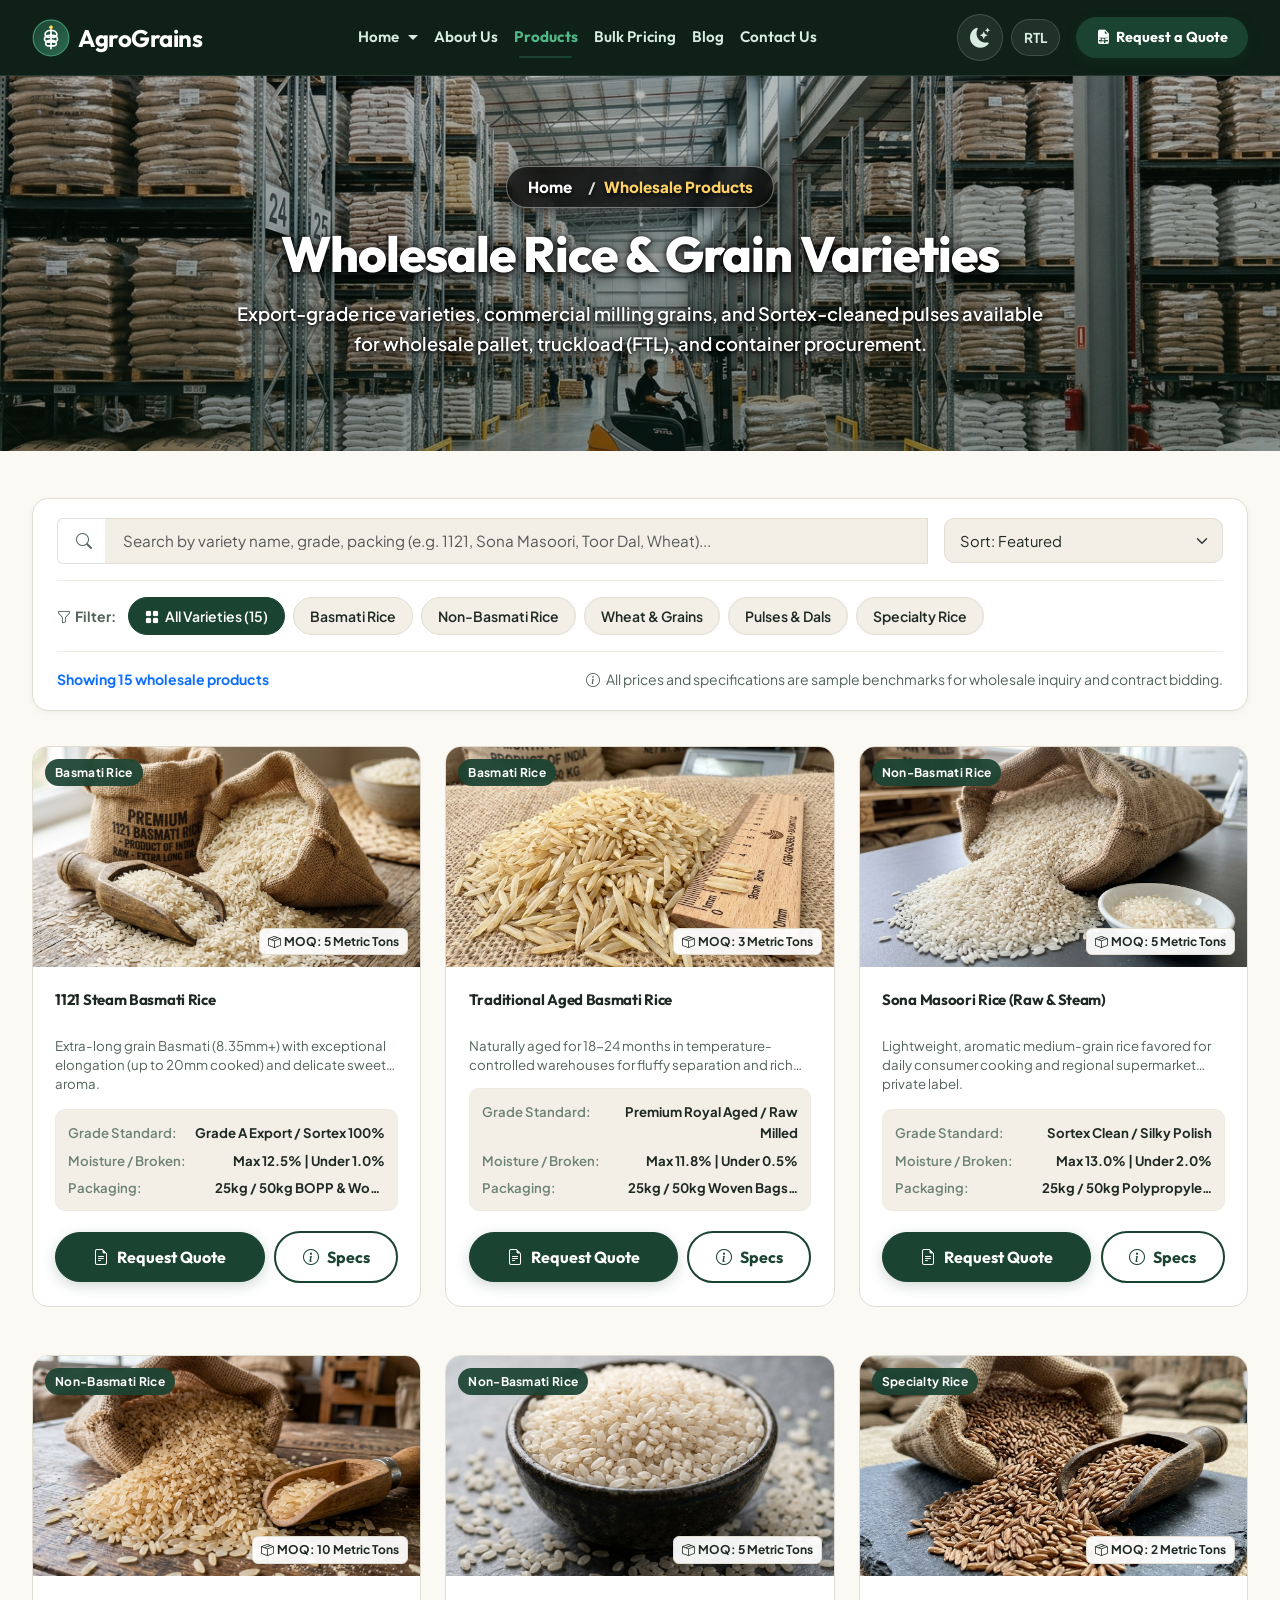
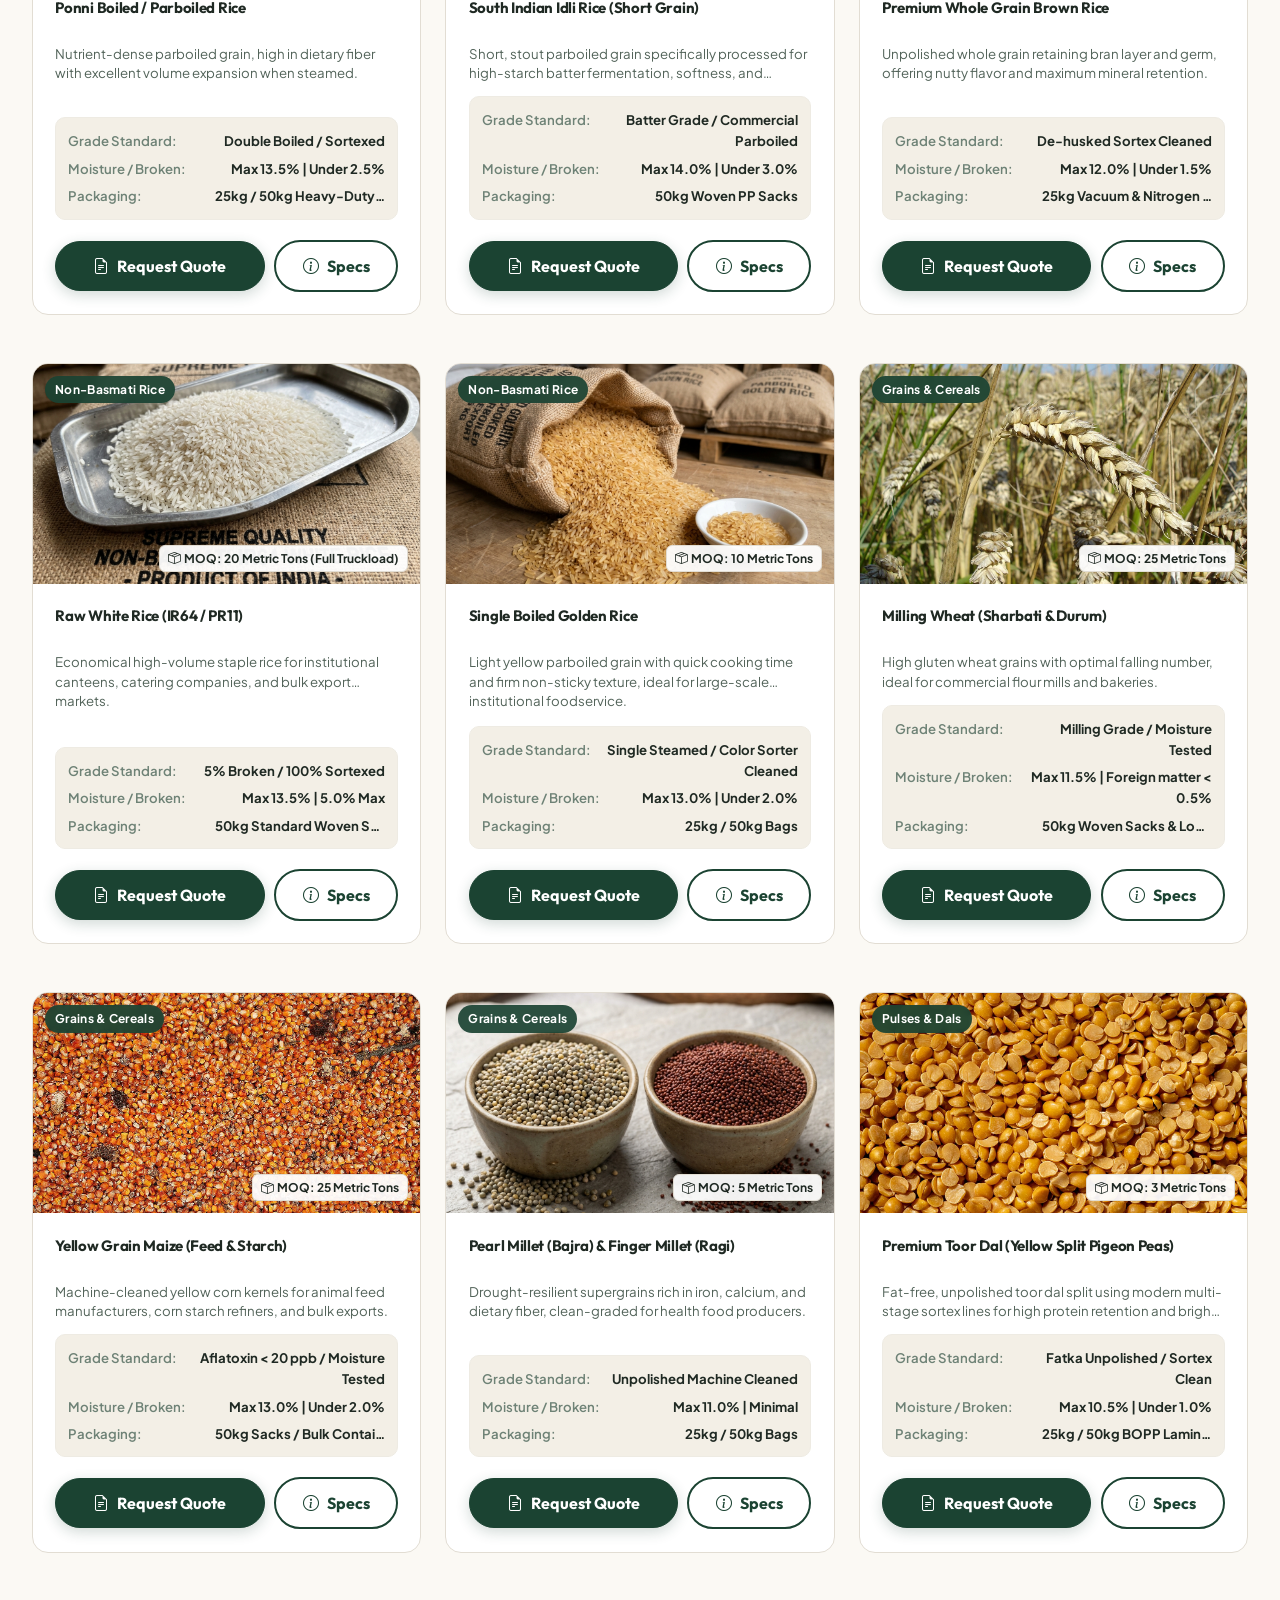
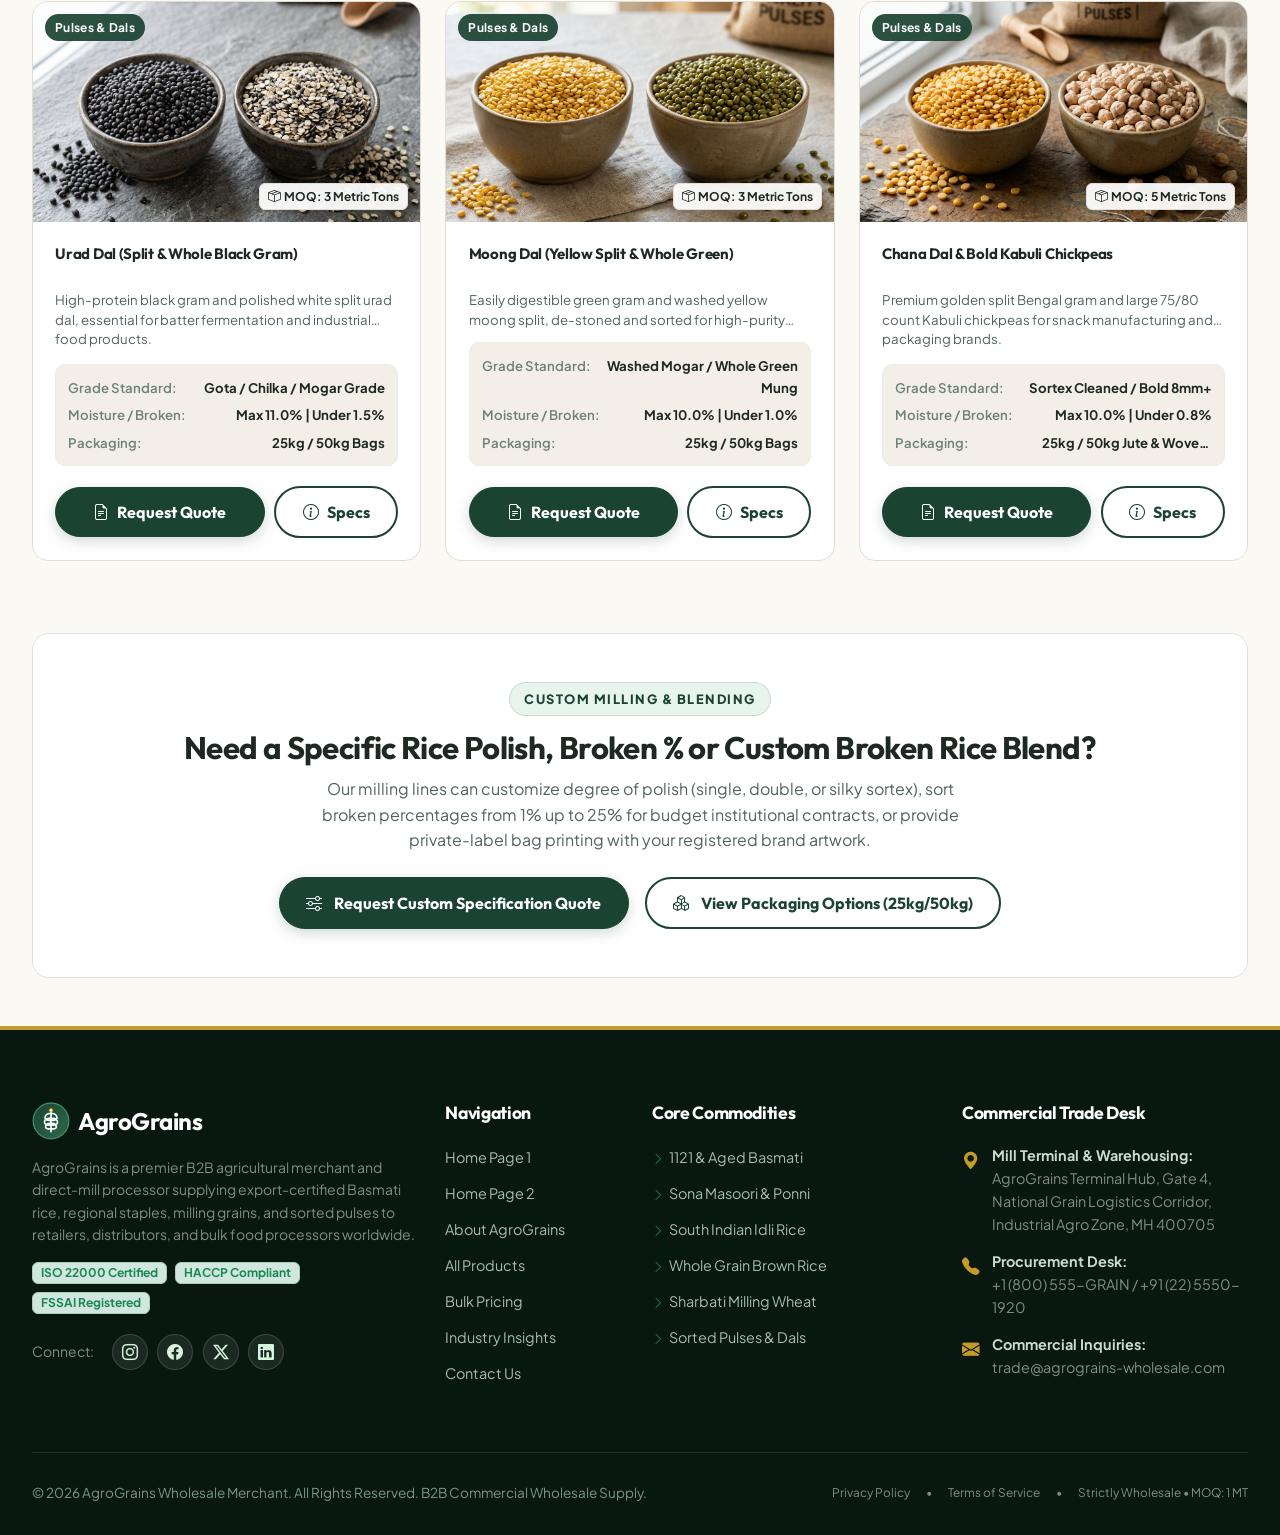
<file: products.html>
<!DOCTYPE html>
<html lang="en" dir="ltr" data-theme="light">
<head>
  <meta charset="UTF-8">
  <meta name="viewport" content="width=device-width, initial-scale=1.0">
  <meta name="description" content="Explore AgroGrains wholesale catalog: Basmati 1121, Sona Masoori, Ponni, Idli rice, Milling Wheat, Maize, Millets, and Sortex Dals in 25kg &amp; 50kg bulk sacks.">
  <meta name="keywords" content="wholesale rice products, 1121 basmati 50kg, sona masoori wholesale bags, ponni parboiled bulk, milling wheat distributor, chana dal wholesale">
  <title>Wholesale Products Catalog | Rice Varieties &amp; Agricultural Grains | AgroGrains</title>

  <!-- Favicon -->
  <link rel="icon" type="image/svg+xml" href="assets/images/favicon.svg">
  <link rel="icon" type="image/png" sizes="32x32" href="assets/images/favicon-32x32.png">
  <link rel="apple-touch-icon" sizes="180x180" href="assets/images/favicon-180x180.png">

  <!-- Bootstrap 5 CSS -->
  <link id="bootstrap-css" rel="stylesheet" href="https://cdn.jsdelivr.net/npm/bootstrap@5.3.3/dist/css/bootstrap.min.css">
  <link rel="stylesheet" href="https://cdn.jsdelivr.net/npm/bootstrap-icons@1.11.3/font/bootstrap-icons.min.css">
  
  <!-- Custom Stylesheets -->
  <link rel="stylesheet" href="css/style.css">
  <link rel="stylesheet" href="css/responsive.css">
</head>
<body>

<!-- Global Single Navigation Bar Across Entire Website -->
  <nav class="navbar navbar-expand-lg wholesale-navbar sticky-top" id="mainWholesaleNavbar" aria-label="Main Wholesale Navigation">
    <div class="container-xl">
      <a class="navbar-brand d-flex align-items-center gap-2 text-decoration-none" href="index.html">
        <img src="assets/images/brand-icon.svg" alt="AgroGrains Emblem" width="38" height="38" class="navbar-brand-logo">
        <span class="brand-title text-white fw-bold fs-4" style="color: #ffffff !important; line-height: 1; letter-spacing: -0.02em;">AgroGrains</span>
      </a>

      <!-- Mobile Controls -->
      <div class="d-flex align-items-center gap-2 d-lg-none">
        <button id="theme-toggle-btn-mobile" class="nav-control-btn" type="button" aria-label="Toggle Theme" title="Toggle Theme">
          <i class="bi bi-moon-stars-fill"></i>
        </button>
        <button id="rtl-toggle-btn-mobile" class="nav-control-btn" type="button" aria-label="Toggle RTL" title="Toggle Direction">
          <span class="fw-bold">RTL</span>
        </button>
        <button class="navbar-toggler border-0 shadow-none text-white p-2" type="button" data-bs-toggle="collapse" data-bs-target="#wholesaleNavDropdown" aria-controls="wholesaleNavDropdown" aria-expanded="false" aria-label="Toggle navigation">
          <i class="bi bi-list fs-2 text-white"></i>
        </button>
      </div>

      <div class="collapse navbar-collapse" id="wholesaleNavDropdown">
        <ul class="navbar-nav mx-auto mb-2 mb-lg-0">
          <!-- Home Dropdown -->
          <li class="nav-item dropdown">
            <a class="nav-link dropdown-toggle" href="javascript:void(0)" id="homeDropdown" role="button" data-bs-toggle="dropdown" aria-expanded="false">
              Home
            </a>
            <ul class="dropdown-menu shadow-lg" aria-labelledby="homeDropdown">
              <li>
                <a class="dropdown-item" id="nav-home-1" href="index.html">
                  <i class="bi bi-shop me-2 text-primary"></i> Home Page 1 – General Wholesale
                </a>
              </li>
              <li>
                <a class="dropdown-item" id="nav-home-2" href="home-2.html">
                  <i class="bi bi-globe-americas me-2 text-primary"></i> Home Page 2 – Trading &amp; Distribution
                </a>
              </li>
            </ul>
          </li>
          <li class="nav-item">
            <a class="nav-link" href="about.html">About Us</a>
          </li>
          <li class="nav-item">
            <a class="nav-link active" href="products.html">Products</a>
          </li>
          <li class="nav-item">
            <a class="nav-link" href="bulk-pricing.html">Bulk Pricing</a>
          </li>
          <li class="nav-item">
            <a class="nav-link" href="blog.html">Blog</a>
          </li>
          <li class="nav-item">
            <a class="nav-link" href="contact.html">Contact Us</a>
          </li>
        </ul>

        <div class="d-flex align-items-center gap-2 nav-actions-group">
          <!-- Theme Toggle (Only Icon) -->
          <button id="theme-toggle-btn" class="nav-control-btn d-none d-lg-inline-flex" type="button" aria-label="Toggle theme" title="Toggle Dark/Light Mode">
            <i class="bi bi-moon-stars-fill"></i>
          </button>
          
          <!-- RTL Toggle (Only Text Name) -->
          <button id="rtl-toggle-btn" class="nav-control-btn d-none d-lg-inline-flex" type="button" aria-label="Toggle RTL reading direction" title="Toggle Direction">
            <span class="fw-bold">RTL</span>
          </button>

          <button class="nav-quote-btn ms-lg-2" type="button" onclick="openQuoteModal()">
            <i class="bi bi-file-earmark-spreadsheet-fill"></i>
            <span>Request a Quote</span>
          </button>
        </div>
      </div>
    </div>
  </nav>

  <main id="main-content">
    <!-- Page Hero (Centered Content & Dedicated Hero Image) -->
    <section class="page-hero page-hero-products">
      <div class="container-xl text-center">
        <div class="breadcrumb-container" aria-label="breadcrumb">
          <ol class="breadcrumb justify-content-center mb-3">
            <li class="breadcrumb-item"><a href="index.html" class="text-decoration-none">Home</a></li>
            <li class="breadcrumb-item active" aria-current="page">Wholesale Products</li>
          </ol>
        </div>
        <h1 class="mb-3">Wholesale Rice &amp; Grain Varieties</h1>
        <p class="lead mb-0">
          Export-grade rice varieties, commercial milling grains, and Sortex-cleaned pulses available for wholesale pallet, truckload (FTL), and container procurement.
        </p>
      </div>
    </section>

    <!-- Product Catalog Content Section -->
    <section class="py-5" id="products-catalog-section">
      <div class="container-xl">
        
        <!-- Filter & Search Toolbar (Aligned Multi-Row Layout) -->
        <div class="filter-toolbar">
          <!-- Top Row: Full-width Search Input & Sort Dropdown -->
          <div class="row g-3 align-items-center mb-3">
            <div class="col-md-8 col-lg-9">
              <div class="input-group">
                <span class="input-group-text bg-transparent border-end-0 text-muted">
                  <i class="bi bi-search"></i>
                </span>
                <input type="text" id="product-search" class="form-control border-start-0 ps-3" placeholder="Search by variety name, grade, packing (e.g. 1121, Sona Masoori, Toor Dal, Wheat)..." aria-label="Search wholesale grains">
                <button class="btn btn-outline-secondary d-none" type="button" id="product-search-clear" title="Clear Search">
                  <i class="bi bi-x-lg"></i>
                </button>
              </div>
            </div>

            <div class="col-md-4 col-lg-3">
              <select id="product-sort" class="form-select w-100" aria-label="Sort products">
                <option value="featured" selected>Sort: Featured</option>
                <option value="name-asc">Name: A to Z</option>
                <option value="name-desc">Name: Z to A</option>
              </select>
            </div>
          </div>

          <!-- Bottom Row: Unified Category Filter Pills with Perfect Alignment -->
          <div class="d-flex flex-wrap gap-2 align-items-center pt-3 border-top border-subtle">
            <span class="small text-muted me-1 fw-bold"><i class="bi bi-funnel me-1"></i>Filter:</span>
            <button class="filter-btn active" data-category="all">
              <i class="bi bi-grid-fill me-1"></i> All Varieties (15)
            </button>
            <button class="filter-btn" data-category="basmati">
              Basmati Rice
            </button>
            <button class="filter-btn" data-category="non-basmati">
              Non-Basmati Rice
            </button>
            <button class="filter-btn" data-category="grains">
              Wheat &amp; Grains
            </button>
            <button class="filter-btn" data-category="pulses">
              Pulses &amp; Dals
            </button>
            <button class="filter-btn" data-category="specialty">
              Specialty Rice
            </button>
          </div>

          <!-- Counter and Notice bar -->
          <div class="d-flex flex-wrap justify-content-between align-items-center mt-3 pt-3 border-top border-subtle small text-muted">
            <span id="product-count-display" class="fw-bold text-primary">Loading products...</span>
            <span><i class="bi bi-info-circle me-1"></i> All prices and specifications are sample benchmarks for wholesale inquiry and contract bidding.</span>
          </div>
        </div>

        <!-- Dynamic Product Grid (Rendered by js/products.js with 15 unique images) -->
        <div id="product-grid" class="row g-4">
          <!-- Populated dynamically by js/products.js -->
        </div>

        <!-- Custom Sourcing & Milling Banner -->
        <div class="p-4 p-md-5 rounded-4 mt-5 bg-surface border text-center">
          <span class="section-tag">Custom Milling &amp; Blending</span>
          <h3 class="fw-bold mb-2">Need a Specific Rice Polish, Broken % or Custom Broken Rice Blend?</h3>
          <p class="text-muted mx-auto mb-4" style="max-width: 680px;">
            Our milling lines can customize degree of polish (single, double, or silky sortex), sort broken percentages from 1% up to 25% for budget institutional contracts, or provide private-label bag printing with your registered brand artwork.
          </p>
          <div class="d-flex flex-wrap justify-content-center gap-3">
            <button class="btn btn-wholesale-primary" onclick="openQuoteModal('Custom Milling Specification')">
              <i class="bi bi-sliders me-1"></i> Request Custom Specification Quote
            </button>
            <a href="bulk-pricing.html" class="btn btn-wholesale-secondary">
              <i class="bi bi-boxes me-1"></i> View Packaging Options (25kg/50kg)
            </a>
          </div>
        </div>

      </div>
    </section>
  </main>

  <!-- Technical Specs Modal -->
  <div class="modal fade" id="specsModal" tabindex="-1" aria-labelledby="specsModalTitle" aria-hidden="true">
    <div class="modal-dialog modal-dialog-centered modal-lg">
      <div class="modal-content">
        <div class="modal-header">
          <h5 class="modal-title fw-bold" id="specsModalTitle">Technical Specifications Sheet</h5>
          <button type="button" class="btn-close shadow-none" data-bs-dismiss="modal" aria-label="Close"></button>
        </div>
        <div class="modal-body p-4" id="specsModalBody">
          <!-- Filled dynamically by js/products.js -->
        </div>
        <div class="modal-footer">
          <button type="button" class="btn btn-secondary rounded-pill" data-bs-dismiss="modal">Close</button>
          <button type="button" class="btn btn-wholesale-primary" id="specsModalQuoteBtn">
            <i class="bi bi-file-earmark-text me-1"></i> Request Quote for this Item
          </button>
        </div>
      </div>
    </div>
  </div>

  <!-- Global Reusable Quotation Modal -->
  <div class="modal fade" id="globalQuoteModal" tabindex="-1" aria-labelledby="globalQuoteModalLabel" aria-hidden="true">
    <div class="modal-dialog modal-dialog-centered modal-lg">
      <div class="modal-content">
        <div class="modal-header">
          <div>
            <h5 class="modal-title fw-bold" id="globalQuoteModalLabel">Request Official Wholesale Quotation</h5>
            <div class="small text-muted">B2B commercial quotation dossier dispatched within 4 business hours</div>
          </div>
          <button type="button" class="btn-close shadow-none" data-bs-dismiss="modal" aria-label="Close"></button>
        </div>
        <div class="modal-body p-4">
          <form id="global-modal-quote-form" novalidate>
            <div class="row g-3">
              <div class="col-md-6">
                <label for="modalQuoteName" class="form-label">Representative Name *</label>
                <input type="text" class="form-control" id="modalQuoteName" placeholder="e.g. John Doe" required>
                <div class="invalid-feedback">Valid alphabetic name required.</div>
              </div>
              <div class="col-md-6">
                <label for="modalQuoteCompany" class="form-label">Registered Business Name *</label>
                <input type="text" class="form-control" id="modalQuoteCompany" placeholder="e.g. Global Foods Ltd" required>
                <div class="invalid-feedback">Company name is required.</div>
              </div>
              <div class="col-md-6">
                <label for="modalQuoteEmail" class="form-label">Business Email Address *</label>
                <input type="email" class="form-control" id="modalQuoteEmail" placeholder="procurement@company.com" required>
                <div class="invalid-feedback">Valid business email required.</div>
              </div>
              <div class="col-md-6">
                <label for="modalQuotePhone" class="form-label">Phone Number *</label>
                <input type="tel" class="form-control" id="modalQuotePhone" placeholder="+1 (555) 234-5678" required>
                <div class="invalid-feedback">Valid phone format required (no letters).</div>
              </div>
              <div class="col-md-6">
                <label for="modalQuoteProduct" class="form-label">Grain / Rice Variety *</label>
                <select class="form-select" id="modalQuoteProduct" required>
                  <option value="" selected>Select Grain Variety...</option>
                  <option value="1121 Steam Basmati Rice">1121 Steam Basmati Rice</option>
                  <option value="Traditional Aged Basmati Rice">Traditional Aged Basmati Rice</option>
                  <option value="Sona Masoori Rice (Raw & Steam)">Sona Masoori Rice (Raw & Steam)</option>
                  <option value="Ponni Boiled / Parboiled Rice">Ponni Boiled / Parboiled Rice</option>
                  <option value="South Indian Idli Rice">South Indian Idli Rice</option>
                  <option value="Premium Brown Rice">Premium Brown Rice</option>
                  <option value="Raw White Rice (IR64 / PR11)">Raw White Rice (IR64 / PR11)</option>
                  <option value="Single Boiled Golden Rice">Single Boiled Golden Rice</option>
                  <option value="Milling Wheat (Sharbati & Durum)">Milling Wheat (Sharbati & Durum)</option>
                  <option value="Yellow Grain Maize">Yellow Grain Maize</option>
                  <option value="Pearl & Finger Millet">Pearl & Finger Millet</option>
                  <option value="Premium Toor Dal">Premium Toor Dal (Yellow Split)</option>
                  <option value="Urad Dal (Split & Whole)">Urad Dal (Split & Whole)</option>
                  <option value="Moong Dal (Yellow & Green)">Moong Dal (Yellow & Green)</option>
                  <option value="Chana Dal & Chickpeas">Chana Dal & Chickpeas</option>
                </select>
                <div class="invalid-feedback">Please select a product.</div>
              </div>
              <div class="col-md-6">
                <label for="modalQuoteQty" class="form-label">Required Quantity *</label>
                <select class="form-select" id="modalQuoteQty" required>
                  <option value="" selected>Choose Volume Bracket...</option>
                  <option value="1 - 5 MT (Sample Commercial Lot)">1 - 5 MT (Sample Commercial Lot)</option>
                  <option value="5 - 15 MT (Multi-Pallet Lot)">5 - 15 MT (Multi-Pallet Lot)</option>
                  <option value="25 MT (Full Truckload FTL)">25 MT (Full Truckload FTL)</option>
                  <option value="50+ MT (Multi-Trailer Schedule)">50+ MT (Multi-Trailer Schedule)</option>
                  <option value="100+ MT (Rake / Maritime Container Export)">100+ MT (Rake / Maritime Container Export)</option>
                </select>
                <div class="invalid-feedback">Please specify volume bracket.</div>
              </div>
              <div class="col-12">
                <label for="modalQuoteNotes" class="form-label">Packaging &amp; Delivery Destination Note</label>
                <textarea class="form-control" id="modalQuoteNotes" rows="3" placeholder="Specify packaging (25kg BOPP, 50kg PP, 1 MT Jumbo) and destination port or warehouse city..."></textarea>
              </div>
            </div>
            <div class="mt-4 text-end">
              <button type="button" class="btn btn-secondary rounded-pill px-3" data-bs-dismiss="modal">Cancel</button>
              <button type="submit" class="btn btn-wholesale-primary px-4">
                <i class="bi bi-send-fill me-1"></i> Transmit Quote Request
              </button>
            </div>
          </form>
        </div>
      </div>
    </div>
  </div>

  <!-- Global Footer -->
  <footer class="wholesale-footer">
    <div class="container-xl">
      <div class="row g-4">
        <!-- Brand & Bio -->
        <div class="col-lg-4 col-md-6">
          <a class="footer-brand d-flex align-items-center gap-2 mb-3 text-decoration-none" href="index.html">
            <img src="assets/images/brand-icon.svg" alt="AgroGrains Emblem" width="38" height="38" class="brand-logo-img">
            <span class="brand-title text-white fw-bold fs-4" style="line-height: 1; letter-spacing: -0.02em;">AgroGrains</span>
          </a>
          <p class="text-white-50 small mb-3">
            AgroGrains is a premier B2B agricultural merchant and direct-mill processor supplying export-certified Basmati rice, regional staples, milling grains, and sorted pulses to retailers, distributors, and bulk food processors worldwide.
          </p>
          <div class="d-flex flex-wrap align-items-center gap-2 mb-3">
            <span class="badge bg-success-subtle text-success border border-success-subtle px-2 py-1">ISO 22000 Certified</span>
            <span class="badge bg-success-subtle text-success border border-success-subtle px-2 py-1">HACCP Compliant</span>
            <span class="badge bg-success-subtle text-success border border-success-subtle px-2 py-1">FSSAI Registered</span>
          </div>
          <!-- Official Social Channels -->
          <div class="footer-social-links pt-1">
            <span class="small text-white-50 me-2">Connect:</span>
            <a href="https://www.instagram.com" target="_blank" rel="noopener noreferrer" class="social-icon-btn" aria-label="Follow AgroGrains on Instagram" title="Instagram">
              <i class="bi bi-instagram"></i>
            </a>
            <a href="https://www.facebook.com" target="_blank" rel="noopener noreferrer" class="social-icon-btn" aria-label="Follow AgroGrains on Facebook" title="Facebook">
              <i class="bi bi-facebook"></i>
            </a>
            <a href="https://twitter.com" target="_blank" rel="noopener noreferrer" class="social-icon-btn" aria-label="Follow AgroGrains on X (Twitter)" title="X (Twitter)">
              <i class="bi bi-twitter-x"></i>
            </a>
            <a href="https://www.linkedin.com" target="_blank" rel="noopener noreferrer" class="social-icon-btn" aria-label="Connect with AgroGrains on LinkedIn" title="LinkedIn">
              <i class="bi bi-linkedin"></i>
            </a>
          </div>
        </div>

        <!-- Quick Links -->
        <div class="col-lg-2 col-md-6 col-6">
          <h5>Navigation</h5>
          <ul class="footer-links">
            <li><a href="index.html">Home Page 1</a></li>
            <li><a href="home-2.html">Home Page 2</a></li>
            <li><a href="about.html">About AgroGrains</a></li>
            <li><a href="products.html">All Products</a></li>
            <li><a href="bulk-pricing.html">Bulk Pricing</a></li>
            <li><a href="blog.html">Industry Insights</a></li>
            <li><a href="contact.html">Contact Us</a></li>
          </ul>
        </div>

        <!-- Product Categories (Direct Filter Redirection) -->
        <div class="col-lg-3 col-md-6 col-6">
          <h5>Core Commodities</h5>
          <ul class="footer-links">
            <li><a href="products.html?category=basmati#products-catalog-section"><i class="bi bi-chevron-right small text-success me-1"></i>1121 &amp; Aged Basmati</a></li>
            <li><a href="products.html?category=non-basmati#products-catalog-section"><i class="bi bi-chevron-right small text-success me-1"></i>Sona Masoori &amp; Ponni</a></li>
            <li><a href="products.html?search=Idli#products-catalog-section"><i class="bi bi-chevron-right small text-success me-1"></i>South Indian Idli Rice</a></li>
            <li><a href="products.html?category=specialty#products-catalog-section"><i class="bi bi-chevron-right small text-success me-1"></i>Whole Grain Brown Rice</a></li>
            <li><a href="products.html?search=Wheat#products-catalog-section"><i class="bi bi-chevron-right small text-success me-1"></i>Sharbati Milling Wheat</a></li>
            <li><a href="products.html?category=pulses#products-catalog-section"><i class="bi bi-chevron-right small text-success me-1"></i>Sorted Pulses &amp; Dals</a></li>
          </ul>
        </div>

        <!-- Wholesale Contact Info Placeholder -->
        <div class="col-lg-3 col-md-6">
          <h5>Commercial Trade Desk</h5>
          <div class="footer-contact-item">
            <i class="bi bi-geo-alt-fill"></i>
            <div>
              <strong>Mill Terminal &amp; Warehousing:</strong><br>
              <span class="text-white-50">AgroGrains Terminal Hub, Gate 4, National Grain Logistics Corridor, Industrial Agro Zone, MH 400705</span>
            </div>
          </div>
          <div class="footer-contact-item">
            <i class="bi bi-telephone-fill"></i>
            <div>
              <strong>Procurement Desk:</strong><br>
              <span class="text-white-50">+1 (800) 555-GRAIN / +91 (22) 5550-1920</span>
            </div>
          </div>
          <div class="footer-contact-item">
            <i class="bi bi-envelope-fill"></i>
            <div>
              <strong>Commercial Inquiries:</strong><br>
              <span class="text-white-50">trade@agrograins-wholesale.com</span>
            </div>
          </div>
        </div>
      </div>

      <!-- Bottom Bar with Privacy Policy & Terms of Service -->
      <div class="footer-bottom-bar d-flex flex-column flex-md-row justify-content-between align-items-center gap-3">
        <div>
          &copy; 2026 AgroGrains Wholesale Merchant. All Rights Reserved. B2B Commercial Wholesale Supply.
        </div>
        <div class="d-flex align-items-center gap-3">
          <a href="javascript:void(0)" onclick="openPrivacyModal()" class="text-white-50 text-decoration-none hover-white small">Privacy Policy</a>
          <span class="text-white-50 small">&bull;</span>
          <a href="javascript:void(0)" onclick="openTermsModal()" class="text-white-50 text-decoration-none hover-white small">Terms of Service</a>
          <span class="text-white-50 small d-none d-sm-inline">&bull;</span>
          <span class="text-white-50 small d-none d-sm-inline">Strictly Wholesale &bull; MOQ: 1 MT</span>
        </div>
      </div>
    </div>
  </footer>

  <!-- Scripts -->
  <script src="https://cdn.jsdelivr.net/npm/bootstrap@5.3.3/dist/js/bootstrap.bundle.min.js"></script>
  <script src="js/main.js"></script>
  <script src="js/products.js"></script>
  <script src="js/contact.js"></script>
</body>
</html>
</file>
<file: css/style.css>
/* ==========================================================================
   AgroGrains Wholesale - Professional B2B Rice & Grains Merchant Stylesheet
   Enhanced for Dark Mode Visibility, RTL, and Home 2 Trading Layouts
   ========================================================================== */

@import url('https://fonts.googleapis.com/css2?family=Outfit:wght@400;500;600;700;800&family=Plus+Jakarta+Sans:wght@400;500;600;700;800&display=swap');

/* --- Root Variables: Light Theme (Default) --- */
:root {
  --font-heading: 'Outfit', -apple-system, BlinkMacSystemFont, "Segoe UI", Roboto, sans-serif;
  --font-body: 'Plus Jakarta Sans', -apple-system, BlinkMacSystemFont, "Segoe UI", Roboto, sans-serif;

  /* Brand Colors */
  --primary: #1b4332;
  --primary-hover: #143527;
  --primary-light: #2d6a4f;
  --primary-subtle: #e8f5ee;
  
  --secondary: #d4a373;
  --secondary-hover: #b08968;
  --secondary-subtle: #fbf5ee;

  --accent-gold: #c59b27;
  --accent-gold-light: #fef7e6;

  /* Neutrals - Light Mode */
  --bg-page: #fbf9f4;
  --bg-surface: #ffffff;
  --bg-surface-elevated: #ffffff;
  --bg-muted: #f3efe6;
  --bg-tertiary: #ebe5d8;
  
  --text-main: #1f2923;
  --text-muted: #526359;
  --text-inverse: #ffffff;
  --text-subtle: #6e8276;

  --border-color: #e2ddd3;
  --border-subtle: #eeebe3;
  --border-focus: #1b4332;

  --shadow-sm: 0 2px 6px rgba(27, 67, 50, 0.05);
  --shadow-md: 0 6px 18px rgba(27, 67, 50, 0.08);
  --shadow-lg: 0 16px 36px rgba(27, 67, 50, 0.12);
  --shadow-hover: 0 12px 28px rgba(27, 67, 50, 0.15);

  --radius-sm: 6px;
  --radius-md: 10px;
  --radius-lg: 16px;
  --radius-xl: 24px;
  --radius-pill: 50rem;

  --transition-fast: 0.18s ease;
  --transition-normal: 0.28s ease;
}

/* --- Dark Theme Variables - High Contrast & Visibility --- */
[data-theme="dark"] {
  color-scheme: dark;
  --primary: #52b788;
  --primary-hover: #74c69d;
  --primary-light: #95d5b2;
  --primary-subtle: #173425;
  
  --secondary: #ecc08d;
  --secondary-hover: #f3d4ae;
  --secondary-subtle: #312417;

  --accent-gold: #f3c669;
  --accent-gold-light: #382c14;

  /* Neutrals - Dark Mode with Deep Contrast */
  --bg-page: #0d1612;
  --bg-surface: #14241d;
  --bg-surface-elevated: #1a2f26;
  --bg-muted: #111e17;
  --bg-tertiary: #20382d;
  
  --text-main: #f5f9f7;
  --text-muted: #b8cec4;
  --text-inverse: #0d1612;
  --text-subtle: #96b2a5;

  --border-color: #274335;
  --border-subtle: #1c3227;
  --border-focus: #52b788;

  --shadow-sm: 0 2px 8px rgba(0, 0, 0, 0.45);
  --shadow-md: 0 6px 20px rgba(0, 0, 0, 0.55);
  --shadow-lg: 0 16px 40px rgba(0, 0, 0, 0.65);
  --shadow-hover: 0 12px 30px rgba(0, 0, 0, 0.7);
}

/* Base Reset & Setup */
*, *::before, *::after {
  box-sizing: border-box;
}

html {
  scroll-behavior: smooth;
  font-size: 16px;
  overflow-x: clip;
}

body {
  font-family: var(--font-body);
  background-color: var(--bg-page);
  color: var(--text-main);
  line-height: 1.6;
  min-height: 100vh;
  display: flex;
  flex-direction: column;
  overflow-x: clip;
  transition: background-color var(--transition-normal), color var(--transition-normal);
  -webkit-font-smoothing: antialiased;
  -moz-osx-font-smoothing: grayscale;
}

main {
  flex: 1 0 auto;
}

h1, h2, h3, h4, h5, h6 {
  font-family: var(--font-heading);
  color: var(--text-main);
  font-weight: 700;
  line-height: 1.25;
  letter-spacing: -0.02em;
}

p {
  color: var(--text-muted);
  margin-bottom: 1rem;
}

a {
  color: var(--primary);
  text-decoration: none;
  transition: color var(--transition-fast);
}

a:hover {
  color: var(--primary-hover);
}

img {
  max-width: 100%;
  height: auto;
  display: block;
}

/* ==========================================================================
   Header & Navigation (Single Consistent Navbar)
   ========================================================================== */
.top-notice-bar {
  background: var(--primary);
  color: #f1f8f4;
  font-size: 0.825rem;
  padding: 6px 0;
  border-bottom: 1px solid rgba(255, 255, 255, 0.12);
}
[data-theme="dark"] .top-notice-bar {
  background: #0b1a13;
  color: #d8ece2;
}
.top-notice-bar a {
  color: #ffde99;
  text-decoration: underline;
}
.top-notice-bar a:hover {
  color: #ffffff;
}

.wholesale-navbar,
nav.wholesale-navbar,
.sticky-top.wholesale-navbar {
  background-color: #0e2017 !important;
  border-bottom: 1px solid rgba(255, 255, 255, 0.1) !important;
  padding: 0.85rem 0;
  position: -webkit-sticky !important;
  position: sticky !important;
  top: 0 !important;
  z-index: 1050 !important;
  transition: background-color var(--transition-normal), border-color var(--transition-normal), box-shadow var(--transition-normal);
}

.wholesale-navbar.scrolled {
  box-shadow: 0 4px 20px rgba(0, 0, 0, 0.35);
  background-color: rgba(14, 32, 23, 0.98) !important;
  backdrop-filter: blur(10px);
}
[data-theme="dark"] .wholesale-navbar.scrolled {
  background-color: rgba(14, 32, 23, 0.98) !important;
}

.wholesale-navbar .navbar-nav .nav-link {
  color: #d8ece2 !important;
}

.wholesale-navbar .navbar-nav .nav-link:hover,
.wholesale-navbar .navbar-nav .nav-link.active {
  color: #52b788 !important;
}

.wholesale-navbar .dropdown-menu {
  background-color: #14281e !important;
  border: 1px solid #234634 !important;
}

.wholesale-navbar .dropdown-item {
  color: #d8ece2 !important;
}

.wholesale-navbar .dropdown-item:hover,
.wholesale-navbar .dropdown-item.active {
  background-color: #1b3a2a !important;
  color: #52b788 !important;
}

.wholesale-navbar .nav-control-btn {
  background: rgba(255, 255, 255, 0.08) !important;
  border: 1px solid rgba(255, 255, 255, 0.15) !important;
  color: #d8ece2 !important;
}

.navbar-brand-logo {
  height: 38px;
  width: 38px;
  display: flex;
  align-items: center;
}
[data-theme="dark"] .navbar-brand-logo {
  color: #ffffff;
}

.navbar-nav .nav-link {
  font-family: var(--font-heading);
  font-size: 0.95rem;
  font-weight: 600;
  color: var(--text-main);
  padding: 0.5rem 0.85rem;
  border-radius: var(--radius-sm);
  transition: color var(--transition-fast), background-color var(--transition-fast);
  white-space: nowrap;
}

.navbar-nav .nav-link:hover,
.navbar-nav .nav-link:focus {
  color: var(--primary);
  background-color: var(--primary-subtle);
}

.navbar-nav .nav-link.active {
  color: var(--primary);
  font-weight: 700;
  position: relative;
}

.navbar-nav .nav-link:not(.dropdown-toggle).active::after {
  content: "";
  position: absolute;
  bottom: 0px;
  left: 0.85rem;
  right: 0.85rem;
  height: 2px;
  background-color: var(--primary);
  border-radius: 2px;
}

/* Always Visible, Elegant Dropdown Toggle Caret */
.navbar-nav .dropdown-toggle::after {
  display: inline-block !important;
  margin-left: 0.35rem !important;
  vertical-align: 0.15em !important;
  content: "" !important;
  border-top: 0.35em solid currentColor !important;
  border-right: 0.35em solid transparent !important;
  border-bottom: 0 !important;
  border-left: 0.35em solid transparent !important;
  transition: transform var(--transition-fast) !important;
}

.navbar-nav .dropdown-toggle.show::after,
.navbar-nav .nav-item.dropdown:hover .dropdown-toggle::after {
  transform: rotate(180deg) !important;
}

/* Home Dropdown Menu Styling */
.navbar-nav .dropdown-menu {
  background-color: var(--bg-surface-elevated);
  border: 1px solid var(--border-color);
  border-radius: var(--radius-md);
  box-shadow: 0 10px 30px rgba(0, 0, 0, 0.15);
  padding: 0.5rem;
  min-width: 270px;
  margin-top: 0.35rem;
  z-index: 1050;
}

/* Desktop Hover Trigger so Dropdown is Instantly Visible */
@media (min-width: 992px) {
  .navbar-nav .nav-item.dropdown:hover > .dropdown-menu {
    display: block !important;
    opacity: 1 !important;
    visibility: visible !important;
    transform: translateY(0) !important;
  }
  .navbar-nav .dropdown-menu {
    display: block;
    opacity: 0;
    visibility: hidden;
    transform: translateY(6px);
    transition: opacity 0.2s ease, transform 0.2s ease, visibility 0.2s ease;
  }
}

.navbar-nav .dropdown-item {
  color: var(--text-main);
  font-size: 0.9rem;
  font-weight: 600;
  padding: 0.65rem 0.95rem;
  border-radius: var(--radius-sm);
  transition: all var(--transition-fast);
  display: flex;
  align-items: center;
  gap: 0.5rem;
}

.navbar-nav .dropdown-item:hover,
.navbar-nav .dropdown-item:focus {
  background-color: var(--primary-subtle);
  color: var(--primary);
}

.navbar-nav .dropdown-item.active {
  background-color: var(--primary);
  color: #ffffff !important;
}
[data-theme="dark"] .navbar-nav .dropdown-item.active {
  background-color: rgba(82, 183, 136, 0.22) !important;
  color: #52b788 !important;
  font-weight: 700 !important;
}

/* Control Pills (Theme & RTL) */
.nav-control-btn {
  background: var(--bg-muted);
  border: 1px solid var(--border-color);
  color: var(--text-main);
  padding: 0.4rem 0.75rem;
  font-size: 0.85rem;
  font-weight: 600;
  border-radius: var(--radius-pill);
  display: inline-flex;
  align-items: center;
  gap: 0.4rem;
  cursor: pointer;
  transition: all var(--transition-fast);
}

.nav-control-btn:hover {
  background: var(--bg-tertiary);
  border-color: var(--border-focus);
  color: var(--primary);
}

.nav-quote-btn {
  font-family: var(--font-heading);
  font-size: 0.9rem;
  font-weight: 700;
  background-color: var(--primary);
  color: #ffffff !important;
  border-radius: var(--radius-pill);
  padding: 0.55rem 1.25rem;
  box-shadow: 0 4px 12px rgba(27, 67, 50, 0.25);
  display: inline-flex;
  align-items: center;
  gap: 0.4rem;
  transition: all var(--transition-fast);
  border: none;
}
[data-theme="dark"] .nav-quote-btn {
  color: #0b1a13 !important;
  font-weight: 800;
}

.nav-quote-btn:hover {
  background-color: var(--primary-hover);
  transform: translateY(-1px);
  box-shadow: 0 6px 16px rgba(27, 67, 50, 0.35);
  color: #ffffff !important;
}
[data-theme="dark"] .nav-quote-btn:hover {
  color: #0b1a13 !important;
}

/* ==========================================================================
   Buttons & UI Elements
   ========================================================================= */
.btn-wholesale-primary {
  background-color: var(--primary);
  color: #ffffff;
  font-family: var(--font-heading);
  font-weight: 700;
  padding: 0.75rem 1.65rem;
  border-radius: var(--radius-pill);
  border: 1px solid var(--primary);
  display: inline-flex;
  align-items: center;
  justify-content: center;
  gap: 0.5rem;
  transition: all var(--transition-fast);
  box-shadow: 0 4px 14px rgba(27, 67, 50, 0.2);
}
[data-theme="dark"] .btn-wholesale-primary {
  color: #0d1612;
  font-weight: 800;
}

.btn-wholesale-primary:hover,
.btn-wholesale-primary:focus {
  background-color: var(--primary-hover);
  border-color: var(--primary-hover);
  color: #ffffff;
  transform: translateY(-2px);
  box-shadow: 0 8px 20px rgba(27, 67, 50, 0.28);
}
[data-theme="dark"] .btn-wholesale-primary:hover {
  color: #0d1612;
}

.btn-wholesale-secondary {
  background-color: transparent;
  color: var(--primary);
  font-family: var(--font-heading);
  font-weight: 700;
  padding: 0.75rem 1.65rem;
  border-radius: var(--radius-pill);
  border: 2px solid var(--primary);
  display: inline-flex;
  align-items: center;
  justify-content: center;
  gap: 0.5rem;
  transition: all var(--transition-fast);
}

.btn-wholesale-secondary:hover,
.btn-wholesale-secondary:focus {
  background-color: var(--primary);
  color: #ffffff;
  transform: translateY(-2px);
}
[data-theme="dark"] .btn-wholesale-secondary:hover {
  color: #0d1612;
}

.btn-sm.btn-wholesale-secondary {
  padding: 0.45rem 1.15rem !important;
  font-size: 0.825rem !important;
  line-height: 1.4 !important;
  white-space: nowrap !important;
  gap: 0.4rem !important;
}

.btn-wholesale-gold {
  background-color: var(--accent-gold);
  color: #ffffff;
  font-family: var(--font-heading);
  font-weight: 700;
  padding: 0.75rem 1.65rem;
  border-radius: var(--radius-pill);
  border: 1px solid var(--accent-gold);
  transition: all var(--transition-fast);
}
[data-theme="dark"] .btn-wholesale-gold {
  color: #0d1612;
  font-weight: 800;
}
.btn-wholesale-gold:hover {
  background-color: #b3891c;
  color: #ffffff;
  transform: translateY(-2px);
}
[data-theme="dark"] .btn-wholesale-gold:hover {
  color: #0d1612;
}

/* Section Header Shared */
.section-tag {
  display: inline-block;
  font-size: 0.8rem;
  font-weight: 800;
  text-transform: uppercase;
  letter-spacing: 1.5px;
  color: var(--primary);
  background-color: var(--primary-subtle);
  padding: 0.35rem 0.9rem;
  border-radius: var(--radius-pill);
  margin-bottom: 0.75rem;
  border: 1px solid rgba(27, 67, 50, 0.15);
}
[data-theme="dark"] .section-tag {
  border-color: rgba(82, 183, 136, 0.25);
}

.section-title {
  font-size: clamp(1.8rem, 3.2vw, 2.5rem);
  font-weight: 800;
  margin-bottom: 0.85rem;
  color: var(--text-main);
}

.section-subtitle {
  font-size: 1.05rem;
  color: var(--text-muted);
  max-width: 680px;
  margin: 0 auto 2.5rem auto;
}

/* ==========================================================================
   Home 1 Hero Section
   ========================================================================== */
.hero-home {
  position: relative;
  background-color: var(--bg-surface);
  padding: 4.5rem 0 5rem 0;
  overflow: hidden;
  border-bottom: 1px solid var(--border-color);
}

.hero-home::before {
  content: "";
  position: absolute;
  top: 0;
  right: 0;
  width: 55%;
  height: 100%;
  background: radial-gradient(circle at 70% 30%, rgba(45, 106, 79, 0.08), transparent 70%);
  pointer-events: none;
}
[data-theme="dark"] .hero-home::before {
  background: radial-gradient(circle at 70% 30%, rgba(82, 183, 136, 0.1), transparent 70%);
}

.hero-headline {
  font-size: clamp(2.2rem, 4.2vw, 3.4rem);
  font-weight: 800;
  line-height: 1.15;
  margin-bottom: 1.25rem;
  color: var(--text-main);
}

.hero-headline span.highlight {
  color: var(--primary);
  position: relative;
}

.hero-lead {
  font-size: 1.15rem;
  color: var(--text-muted);
  margin-bottom: 2rem;
  line-height: 1.65;
}

.hero-image-wrapper {
  position: relative;
  border-radius: var(--radius-lg);
  overflow: hidden;
  box-shadow: var(--shadow-lg);
  border: 4px solid var(--bg-surface);
}

.hero-image-wrapper img {
  width: 100%;
  height: 460px;
  object-fit: cover;
  transition: transform 0.6s ease;
}

.hero-image-wrapper:hover img {
  transform: scale(1.03);
}

.hero-badge-overlay {
  position: absolute;
  bottom: 20px;
  left: 20px;
  background: rgba(255, 255, 255, 0.95);
  backdrop-filter: blur(8px);
  padding: 12px 18px;
  border-radius: var(--radius-md);
  box-shadow: 0 8px 24px rgba(0, 0, 0, 0.15);
  border: 1px solid rgba(255, 255, 255, 0.8);
  display: flex;
  align-items: center;
  gap: 12px;
}
[data-theme="dark"] .hero-badge-overlay {
  background: rgba(20, 36, 29, 0.94);
  border-color: var(--border-color);
}
.hero-badge-overlay i {
  font-size: 1.8rem;
  color: var(--accent-gold);
}
.hero-badge-overlay .badge-title {
  font-weight: 700;
  font-size: 0.95rem;
  color: var(--text-main);
  line-height: 1.2;
}
.hero-badge-overlay .badge-desc {
  font-size: 0.8rem;
  color: var(--text-muted);
}

/* ==========================================================================
   Home 2 – Premium Trading & Distribution Specific Styles
   ========================================================================== */
.hero-home-2 {
  position: relative;
  background: linear-gradient(135deg, #091711 0%, #10261c 60%, #153426 100%);
  color: #ffffff;
  padding: 5.5rem 0 5rem 0;
  overflow: hidden;
  border-bottom: 2px solid var(--accent-gold);
}

.hero-home-2::after {
  content: "";
  position: absolute;
  inset: 0;
  background: url("data:image/svg+xml,%3Csvg width='40' height='40' viewBox='0 0 40 40' xmlns='http://www.w3.org/2000/svg'%3E%3Cg fill='%23ffffff' fill-opacity='0.03' fill-rule='evenodd'%3E%3Cpath d='M0 40L40 0H20L0 20M40 40V20L20 40'/%3E%3C/g%3E%3C/svg%3E");
  opacity: 0.5;
  pointer-events: none;
}

.hero-home-2 h1 {
  color: #ffffff;
}

.hero-home-2 p.lead {
  color: #c9ded4;
}

.trading-metric-card {
  background: rgba(255, 255, 255, 0.06);
  backdrop-filter: blur(8px);
  border: 1px solid rgba(255, 255, 255, 0.15);
  border-radius: var(--radius-lg);
  padding: 1.5rem;
  text-align: center;
  transition: transform var(--transition-fast);
}
.trading-metric-card:hover {
  transform: translateY(-3px);
  background: rgba(255, 255, 255, 0.1);
  border-color: var(--accent-gold);
}
.trading-metric-number {
  font-family: var(--font-heading);
  font-size: 2rem;
  font-weight: 800;
  color: var(--accent-gold);
  line-height: 1.1;
  margin-bottom: 0.25rem;
}
.trading-metric-label {
  font-size: 0.825rem;
  color: #d8ece2;
  text-transform: uppercase;
  letter-spacing: 0.5px;
}

/* Infrastructure Showcase Card */
.infrastructure-card {
  background: var(--bg-surface);
  border: 1px solid var(--border-color);
  border-radius: var(--radius-xl);
  overflow: hidden;
  box-shadow: var(--shadow-md);
  transition: transform var(--transition-normal), box-shadow var(--transition-normal);
  height: 100%;
}
.infrastructure-card:hover {
  transform: translateY(-5px);
  box-shadow: var(--shadow-lg);
  border-color: var(--primary);
}

.infrastructure-img-wrapper {
  height: 240px;
  overflow: hidden;
  position: relative;
}
.infrastructure-img-wrapper img {
  width: 100%;
  height: 100%;
  object-fit: cover;
  transition: transform 0.6s ease;
}
.infrastructure-card:hover .infrastructure-img-wrapper img {
  transform: scale(1.05);
}

.infrastructure-body {
  padding: 2rem;
}

/* Partnership Tier Box */
.partner-tier-box {
  background: var(--bg-surface);
  border: 2px solid var(--border-color);
  border-radius: var(--radius-xl);
  padding: 2.2rem;
  height: 100%;
  display: flex;
  flex-direction: column;
  transition: all var(--transition-normal);
  position: relative;
}
.partner-tier-box:hover {
  border-color: var(--accent-gold);
  box-shadow: var(--shadow-lg);
  transform: translateY(-4px);
}
.partner-tier-box.highlighted {
  border-color: var(--primary);
  background: linear-gradient(180deg, var(--bg-surface) 0%, var(--primary-subtle) 100%);
}

.partner-tier-icon {
  width: 60px;
  height: 60px;
  border-radius: var(--radius-md);
  background: var(--primary-subtle);
  color: var(--primary);
  display: flex;
  align-items: center;
  justify-content: center;
  font-size: 1.8rem;
  margin-bottom: 1.25rem;
}

/* Logistics Pipeline Timeline */
.pipeline-step {
  position: relative;
  padding: 1.5rem;
  background: var(--bg-surface);
  border: 1px solid var(--border-color);
  border-radius: var(--radius-lg);
  height: 100%;
}
.pipeline-badge {
  font-family: var(--font-heading);
  font-weight: 800;
  font-size: 0.85rem;
  color: #ffffff;
  background: var(--primary);
  padding: 4px 12px;
  border-radius: var(--radius-pill);
  display: inline-block;
  margin-bottom: 0.75rem;
}
[data-theme="dark"] .pipeline-badge {
  color: #0d1612;
}

/* ==========================================================================
   Inner Page Hero (Standardized)
   ========================================================================== */
.page-hero {
  position: relative;
  background-color: #0c2015 !important;
  background-size: cover !important;
  background-position: center center !important;
  background-repeat: no-repeat !important;
  color: #ffffff;
  padding: 5.6rem 0 5.8rem 0;
  overflow: hidden;
  border: 0 !important;
  border-top: none !important;
  border-bottom: none !important;
  outline: none !important;
  box-shadow: none !important;
  text-align: center;
  margin-bottom: -1px;
}

.page-hero::before {
  content: "";
  position: absolute;
  top: -1px;
  left: -1px;
  right: -1px;
  bottom: -4px;
  /* Crystal-clear photographic transparency: background hero images remain vibrant and fully visible */
  background: linear-gradient(180deg, rgba(8, 22, 14, 0.28) 0%, rgba(10, 28, 18, 0.45) 100%);
  pointer-events: none;
  z-index: 1;
}

[data-theme="dark"] .page-hero {
  background-color: #0b1510 !important;
  border: 0 !important;
  border-top: none !important;
  border-bottom: none !important;
}

[data-theme="dark"] .page-hero::before {
  top: -1px;
  left: -1px;
  right: -1px;
  bottom: -4px;
  background: linear-gradient(180deg, rgba(6, 16, 11, 0.35) 0%, rgba(8, 22, 14, 0.52) 100%);
}

.page-hero .container-xl {
  position: relative;
  z-index: 2;
}

.page-hero-about {
  background-image: url('../assets/images/hero-about.jpg');
}

.page-hero-products {
  background-image: url('../assets/images/hero-products.jpg');
}

.page-hero-bulk {
  background-image: url('../assets/images/hero-bulk-pricing.jpg');
}

.page-hero-blog {
  background-image: url('../assets/images/hero-blog.jpg');
}

.page-hero-blog-details {
  background-image: url('../assets/images/hero-blog-details.jpg');
}

.page-hero-contact {
  background-image: url('../assets/images/hero-contact.jpg');
}

.page-hero h1 {
  color: #ffffff !important;
  font-size: clamp(2.2rem, 4vw, 3.2rem);
  font-weight: 800;
  line-height: 1.2;
  margin-bottom: 1rem;
  letter-spacing: -0.02em;
  text-shadow: 0 3px 14px rgba(0, 0, 0, 0.95), 0 1px 4px rgba(0, 0, 0, 0.9);
}

.page-hero p.lead {
  color: #ffffff !important;
  max-width: 820px;
  margin: 0 auto;
  font-size: 1.15rem;
  font-weight: 600;
  line-height: 1.6;
  text-shadow: 0 2px 10px rgba(0, 0, 0, 0.95), 0 1px 3px rgba(0, 0, 0, 0.9);
}

/* Institutional Advantage Feature Boxes (Equal Height & Dynamic Alignment) */
.advantage-feature-box {
  min-height: 145px;
  height: 100%;
  border-radius: var(--radius-lg);
  transition: transform var(--transition-fast), box-shadow var(--transition-fast), border-color var(--transition-fast);
}
.advantage-feature-box:hover {
  transform: translateY(-3px);
  box-shadow: var(--shadow-md);
  border-color: var(--primary-light) !important;
}
[data-theme="dark"] .advantage-feature-box {
  background-color: #12221a !important;
  border-color: #243e30 !important;
}
[data-theme="dark"] .advantage-feature-box:hover {
  border-color: #52b788 !important;
  box-shadow: 0 8px 24px rgba(0, 0, 0, 0.45);
}

/* Corporate Testimonial Client Badge */
.client-corp-icon {
  width: 44px;
  height: 44px;
  border-radius: 50%;
  background: var(--primary-subtle);
  color: var(--primary);
  display: flex;
  align-items: center;
  justify-content: center;
  font-size: 1.25rem;
  flex-shrink: 0;
  border: 1px solid var(--border-color);
}
[data-theme="dark"] .client-corp-icon {
  background: #173325;
  color: #74c69d;
  border-color: #274d39;
}

.client-avatar-img {
  width: 48px;
  height: 48px;
  border-radius: 50%;
  object-fit: cover;
  flex-shrink: 0;
  border: 2px solid var(--primary);
  box-shadow: 0 2px 8px rgba(0, 0, 0, 0.12);
}
[data-theme="dark"] .client-avatar-img {
  border-color: #52b788;
}

/* About Page Specific Showcase Styles */
.about-image-card {
  border-radius: var(--radius-xl);
  overflow: hidden;
  box-shadow: var(--shadow-lg);
  border: 4px solid var(--bg-surface);
  position: relative;
}
.about-image-card img {
  width: 100%;
  height: 400px;
  object-fit: cover;
  transition: transform 0.6s ease;
}
.about-image-card:hover img {
  transform: scale(1.03);
}

.timeline-milestone-card {
  background-color: var(--bg-surface);
  border: 1px solid var(--border-color);
  border-radius: var(--radius-lg);
  padding: 1.75rem;
  height: 100%;
  transition: transform var(--transition-fast), border-color var(--transition-fast), box-shadow var(--transition-fast);
  position: relative;
}
.timeline-milestone-card:hover {
  transform: translateY(-4px);
  border-color: var(--primary-light);
  box-shadow: var(--shadow-md);
}
.timeline-year {
  font-family: var(--font-heading);
  font-size: 1.75rem;
  font-weight: 800;
  color: var(--primary);
  line-height: 1;
  margin-bottom: 0.5rem;
}
[data-theme="dark"] .timeline-year {
  color: #52b788;
}

.cert-badge-box {
  background-color: var(--bg-surface);
  border: 1px solid var(--border-color);
  border-radius: var(--radius-md);
  padding: 1.25rem;
  text-align: center;
  height: 100%;
  transition: transform var(--transition-fast), box-shadow var(--transition-fast);
}
.cert-badge-box:hover {
  transform: translateY(-3px);
  box-shadow: var(--shadow-sm);
  border-color: var(--primary);
}
.cert-badge-icon {
  font-size: 2.2rem;
  color: var(--accent-gold);
  margin-bottom: 0.5rem;
}

.page-hero .breadcrumb {
  margin-bottom: 1.25rem;
  display: inline-flex;
  align-items: center;
  background: rgba(0, 0, 0, 0.72) !important;
  backdrop-filter: blur(8px);
  padding: 0.45rem 1.3rem;
  border-radius: var(--radius-pill);
  border: 1.5px solid rgba(255, 255, 255, 0.4) !important;
  box-shadow: 0 4px 16px rgba(0, 0, 0, 0.6);
}

.page-hero .breadcrumb-item a {
  color: #ffffff !important;
  font-weight: 800 !important;
  font-size: 0.95rem;
  text-decoration: none !important;
  text-shadow: 0 2px 4px rgba(0, 0, 0, 0.95);
  transition: color var(--transition-fast);
}

.page-hero .breadcrumb-item a:hover {
  color: #ffd166 !important;
  text-decoration: none !important;
}

.page-hero .breadcrumb-item.active {
  color: #ffd166 !important;
  font-weight: 800 !important;
  font-size: 0.95rem;
  text-shadow: 0 2px 4px rgba(0, 0, 0, 0.95);
}

.page-hero .breadcrumb-item + .breadcrumb-item::before {
  color: rgba(255, 255, 255, 0.85) !important;
  font-weight: 700;
  padding: 0 0.5rem;
}

/* ==========================================================================
   Wholesale Metric Stats Bar
   ========================================================================== */
.stats-strip {
  background-color: var(--bg-surface);
  border-top: 1px solid var(--border-color);
  border-bottom: 1px solid var(--border-color);
  padding: 2.2rem 0;
}

.stat-item {
  text-align: center;
  padding: 0.8rem 1rem;
  border-right: 1px solid var(--border-color);
}
.stat-item:last-child {
  border-right: none;
}

.stat-number {
  font-family: var(--font-heading);
  font-size: clamp(1.8rem, 2.5vw, 2.4rem);
  font-weight: 800;
  color: var(--primary);
  line-height: 1.1;
  margin-bottom: 0.25rem;
}

.stat-label {
  font-size: 0.88rem;
  font-weight: 600;
  color: var(--text-muted);
  text-transform: uppercase;
  letter-spacing: 0.5px;
}

/* ==========================================================================
   Cards: Product, Feature, Testimonial, Blog
   ========================================================================== */
.wholesale-product-card {
  background-color: var(--bg-surface);
  border: 1px solid var(--border-color);
  border-radius: var(--radius-lg);
  overflow: hidden;
  transition: transform var(--transition-normal), box-shadow var(--transition-normal), border-color var(--transition-normal);
  display: flex;
  flex-direction: column;
  height: 100%;
  position: relative;
}

.wholesale-product-card:hover {
  transform: translateY(-5px);
  box-shadow: var(--shadow-hover);
  border-color: var(--primary-light);
}

.product-card-img-wrapper {
  position: relative;
  height: 220px;
  overflow: hidden;
  background-color: var(--bg-muted);
}

.product-card-img-wrapper img {
  width: 100%;
  height: 100%;
  object-fit: cover;
  transition: transform 0.5s ease;
}

.wholesale-product-card:hover .product-card-img-wrapper img {
  transform: scale(1.06);
}

.product-category-badge {
  position: absolute;
  top: 12px;
  left: 12px;
  background: rgba(27, 67, 50, 0.92);
  color: #ffffff;
  font-size: 0.75rem;
  font-weight: 700;
  padding: 4px 10px;
  border-radius: var(--radius-pill);
  backdrop-filter: blur(4px);
  letter-spacing: 0.3px;
}
[data-theme="dark"] .product-category-badge {
  background: rgba(14, 32, 23, 0.94);
  color: var(--primary);
  border: 1px solid var(--border-color);
}

.product-moq-badge {
  position: absolute;
  bottom: 12px;
  right: 12px;
  background: rgba(255, 255, 255, 0.94);
  color: var(--text-main);
  font-size: 0.75rem;
  font-weight: 700;
  padding: 3px 8px;
  border-radius: var(--radius-sm);
  border: 1px solid var(--border-color);
}
[data-theme="dark"] .product-moq-badge {
  background: rgba(20, 36, 29, 0.94);
  color: var(--text-main);
}

.product-card-body {
  padding: 1.4rem;
  display: flex;
  flex-direction: column;
  flex-grow: 1;
}

.product-card-title,
h3.product-card-title,
.wholesale-product-card .product-card-title {
  font-size: 15px !important;
  font-weight: 700 !important;
  margin-bottom: 0.45rem !important;
  color: var(--text-main);
  min-height: calc(1.3 * 2 * 1em) !important;
  max-height: calc(1.3 * 2 * 1em) !important;
  line-height: 1.3 !important;
  display: -webkit-box !important;
  -webkit-line-clamp: 2 !important;
  -webkit-box-orient: vertical !important;
  overflow: hidden !important;
}

.product-card-desc {
  font-size: 0.83rem;
  line-height: 1.45;
  color: var(--text-muted);
  margin-bottom: 0.85rem;
  flex-grow: 1;
  min-height: 2.4rem;
  display: -webkit-box;
  -webkit-line-clamp: 2;
  -webkit-box-orient: vertical;
  overflow: hidden;
}

.product-specs-list {
  background: var(--bg-muted);
  border-radius: var(--radius-md);
  padding: 0.75rem;
  margin-bottom: 1.25rem;
  font-size: 0.825rem;
  border: 1px solid var(--border-subtle);
}

.product-spec-row {
  display: flex;
  justify-content: space-between;
  align-items: baseline;
  gap: 0.75rem;
  margin-bottom: 0.4rem;
}
.product-spec-row:last-child {
  margin-bottom: 0;
}
.product-spec-label {
  color: var(--text-subtle);
  font-weight: 600;
  white-space: nowrap !important;
  flex-shrink: 0 !important;
  min-width: 110px;
}
.product-spec-value {
  color: var(--text-main);
  font-weight: 700;
  text-align: right;
  word-break: normal;
}
[dir="rtl"] .product-spec-value {
  text-align: left;
}

.product-card-footer {
  display: flex;
  gap: 0.6rem;
  align-items: center;
}

/* Feature Box / Why Choose Us */
.feature-box {
  background-color: var(--bg-surface);
  border: 1px solid var(--border-color);
  border-radius: var(--radius-lg);
  padding: 2rem 1.75rem;
  transition: all var(--transition-normal);
  height: 100%;
}

.feature-box:hover {
  transform: translateY(-4px);
  border-color: var(--primary);
  box-shadow: var(--shadow-md);
}

.feature-icon-wrapper {
  width: 58px;
  height: 58px;
  background-color: var(--primary-subtle);
  color: var(--primary);
  border-radius: var(--radius-md);
  display: flex;
  align-items: center;
  justify-content: center;
  font-size: 1.75rem;
  margin-bottom: 1.25rem;
  transition: all var(--transition-fast);
}

.feature-box:hover .feature-icon-wrapper {
  background-color: var(--primary);
  color: #ffffff;
}
[data-theme="dark"] .feature-box:hover .feature-icon-wrapper {
  color: #0d1612;
}

.feature-box h4 {
  font-size: 1.2rem;
  font-weight: 700;
  margin-bottom: 0.65rem;
}

.feature-box p {
  font-size: 0.925rem;
  margin-bottom: 0;
}

/* Quality Inspection & Sourcing Standards Banner */
.quality-sourcing-banner {
  background: linear-gradient(135deg, #112d1f 0%, #0a1b12 100%) !important;
  color: #ffffff !important;
  border: 1px solid rgba(82, 183, 136, 0.25) !important;
  box-shadow: 0 10px 30px rgba(0, 0, 0, 0.25) !important;
}

[data-theme="dark"] .quality-sourcing-banner {
  background: linear-gradient(135deg, #143525 0%, #0d2117 100%) !important;
  border-color: #274535 !important;
}

.quality-sourcing-banner .banner-title {
  color: #ffffff !important;
  font-weight: 800;
  font-size: 1.65rem;
  letter-spacing: -0.01em;
}

.quality-sourcing-banner .banner-desc {
  color: #d8f3dc !important;
  font-size: 0.98rem;
  line-height: 1.65;
  max-width: 650px;
}

.quality-sourcing-banner .banner-stat-value {
  color: #52b788 !important;
  font-weight: 800;
  font-size: 1.75rem;
  letter-spacing: -0.02em;
}

.quality-sourcing-banner .banner-stat-label {
  color: #b7e4c7 !important;
  font-weight: 600;
  font-size: 0.85rem;
}

.quality-sourcing-banner .banner-divider {
  border-left: 1px solid rgba(255, 255, 255, 0.2) !important;
}

[dir="rtl"] .quality-sourcing-banner .banner-divider {
  border-left: none !important;
  border-right: 1px solid rgba(255, 255, 255, 0.2) !important;
  padding-left: 0 !important;
  padding-right: 1.5rem !important;
}

/* Process Steps & Operating Model Cards */
.process-step-card,
.process-card {
  position: relative;
  background: var(--bg-surface);
  border: 1px solid var(--border-color);
  border-radius: var(--radius-lg);
  padding: 2.25rem 1.5rem 1.75rem;
  height: 100%;
  text-align: center;
  display: flex;
  flex-direction: column;
  align-items: center;
  justify-content: flex-start;
  transition: all var(--transition-normal);
}

.process-step-card:hover,
.process-card:hover {
  border-color: var(--secondary);
  transform: translateY(-4px);
  box-shadow: var(--shadow-md);
}

.process-step-number {
  position: absolute;
  top: -16px;
  left: 50%;
  transform: translateX(-50%);
  width: 36px;
  height: 36px;
  background: var(--primary);
  color: #ffffff;
  font-weight: 800;
  font-size: 1rem;
  border-radius: 50%;
  display: flex;
  align-items: center;
  justify-content: center;
  box-shadow: 0 4px 10px rgba(27, 67, 50, 0.3);
  z-index: 2;
}
[data-theme="dark"] .process-step-number {
  background: #52b788;
  color: #0d1612;
}

.process-icon {
  font-size: 2.2rem;
  color: var(--primary);
  margin: 0.5rem auto 1.25rem auto;
  display: flex;
  align-items: center;
  justify-content: center;
  width: 64px;
  height: 64px;
  border-radius: 50%;
  background: rgba(45, 106, 79, 0.1);
  text-align: center;
}
[data-theme="dark"] .process-icon {
  color: #74c69d;
  background: rgba(116, 198, 157, 0.15);
}

/* Testimonial Cards */
.testimonial-b2b-card {
  background-color: var(--bg-surface);
  border: 1px solid var(--border-color);
  border-radius: var(--radius-lg);
  padding: 2rem;
  height: 100%;
  display: flex;
  flex-direction: column;
  justify-content: space-between;
  box-shadow: var(--shadow-sm);
  position: relative;
}

.testimonial-rating {
  color: var(--accent-gold);
  margin-bottom: 1rem;
  font-size: 0.95rem;
}

.testimonial-quote {
  font-size: 0.95rem;
  line-height: 1.6;
  color: var(--text-main);
  font-style: italic;
  margin-bottom: 1.5rem;
}

.client-meta {
  display: flex;
  align-items: center;
  gap: 0.85rem;
}

.client-avatar-badge {
  width: 44px;
  height: 44px;
  border-radius: 50%;
  background: var(--primary);
  color: #ffffff;
  display: flex;
  align-items: center;
  justify-content: center;
  font-weight: 800;
  font-size: 1.1rem;
}
[data-theme="dark"] .client-avatar-badge {
  color: #0d1612;
}

.client-name {
  font-weight: 700;
  font-size: 0.95rem;
  color: var(--text-main);
  line-height: 1.2;
}

.client-role {
  font-size: 0.825rem;
  color: var(--text-muted);
}

/* ==========================================================================
   Pricing Tables & Quantity Tiers
   ========================================================================== */
.pricing-tier-card {
  background: var(--bg-surface);
  border: 2px solid var(--border-color);
  border-radius: var(--radius-lg);
  padding: 2.2rem 1.8rem;
  height: 100%;
  display: flex;
  flex-direction: column;
  transition: all var(--transition-normal);
  position: relative;
}

.pricing-tier-card.featured {
  border-color: var(--primary);
  box-shadow: var(--shadow-lg);
  transform: scale(1.02);
  padding-top: 2.6rem !important;
}

.tier-featured-pill {
  position: absolute !important;
  top: -14px !important;
  left: 50% !important;
  right: auto !important;
  transform: translateX(-50%) !important;
  background: var(--primary) !important;
  color: #ffffff !important;
  font-size: 0.72rem !important;
  font-weight: 800 !important;
  letter-spacing: 0.06em !important;
  padding: 5px 18px !important;
  border-radius: var(--radius-pill) !important;
  text-transform: uppercase !important;
  white-space: nowrap !important;
  box-shadow: 0 4px 14px rgba(0, 0, 0, 0.22) !important;
  z-index: 10 !important;
  display: inline-flex !important;
  align-items: center !important;
  justify-content: center !important;
}
[data-theme="dark"] .tier-featured-pill {
  background: #52b788 !important;
  color: #091a11 !important;
}
[dir="rtl"] .tier-featured-pill {
  left: 50% !important;
  right: auto !important;
  transform: translateX(-50%) !important;
}

.tier-volume-range {
  font-family: var(--font-heading);
  font-size: 1.4rem;
  font-weight: 800;
  color: var(--primary);
  margin-bottom: 0.4rem;
}

.tier-desc {
  font-size: 0.875rem;
  color: var(--text-muted);
  margin-bottom: 1.25rem;
}

.tier-benefits-list {
  list-style: none;
  padding: 0;
  margin: 0 0 1.75rem 0;
  flex-grow: 1;
}

.tier-benefits-list li {
  font-size: 0.9rem;
  color: var(--text-main);
  padding: 0.45rem 0;
  display: flex;
  align-items: flex-start;
  gap: 0.6rem;
  border-bottom: 1px dashed var(--border-subtle);
}

.tier-benefits-list li:last-child {
  border-bottom: none;
}

.tier-benefits-list li i {
  color: var(--primary);
  font-size: 1rem;
  margin-top: 2px;
}

/* Packaging Options Grid */
.packaging-card {
  background: var(--bg-surface);
  border: 1px solid var(--border-color);
  border-radius: var(--radius-md);
  padding: 1.5rem;
  text-align: center;
  transition: all var(--transition-fast);
}

.packaging-card:hover {
  border-color: var(--primary);
  transform: translateY(-3px);
  box-shadow: var(--shadow-sm);
}

.packaging-icon {
  font-size: 2.2rem;
  color: var(--accent-gold);
  margin-bottom: 0.75rem;
}

/* Interactive Calculator Box */
.bulk-calculator-card {
  background: var(--bg-surface);
  border: 2px solid var(--primary-light);
  border-radius: var(--radius-xl);
  padding: 2.5rem;
  box-shadow: var(--shadow-md);
}

.calc-result-display {
  background: var(--primary-subtle);
  border: 1px solid rgba(27, 67, 50, 0.2);
  border-radius: var(--radius-lg);
  padding: 1.5rem;
  text-align: center;
}
[data-theme="dark"] .calc-result-display {
  border-color: var(--border-color);
}

.calc-result-val {
  font-family: var(--font-heading);
  font-size: 2rem;
  font-weight: 800;
  color: var(--primary);
  line-height: 1.2;
}

/* Table Dark Mode Contrast Fixes */
.table {
  color: var(--text-main);
  border-color: var(--border-color);
}
.table > :not(caption) > * > * {
  background-color: transparent;
  color: inherit;
  border-bottom-color: var(--border-color);
}
.table-light {
  background-color: var(--bg-muted) !important;
  color: var(--text-main) !important;
}
[data-theme="dark"] .table-hover > tbody > tr:hover > * {
  background-color: var(--bg-tertiary);
  color: var(--text-main);
}

/* ==========================================================================
   Wholesale Enquiry & Contact Forms
   ========================================================================== */
.quote-form-card {
  background: var(--bg-surface);
  border: 1px solid var(--border-color);
  border-radius: var(--radius-xl);
  padding: 2.2rem;
  box-shadow: var(--shadow-lg);
  height: auto;
}

.form-label {
  font-family: var(--font-heading);
  font-weight: 700;
  font-size: 0.88rem;
  color: var(--text-main);
  margin-bottom: 0.35rem;
}

.form-control, .form-select {
  background-color: var(--bg-muted);
  border: 1.5px solid var(--border-color);
  color: var(--text-main);
  border-radius: var(--radius-md);
  padding: 0.65rem 0.95rem;
  font-size: 0.925rem;
  transition: all var(--transition-fast);
}

.form-control:focus, .form-select:focus {
  background-color: var(--bg-surface);
  border-color: var(--primary);
  color: var(--text-main);
  box-shadow: 0 0 0 3px rgba(27, 67, 50, 0.15);
}

[data-theme="dark"] .form-control,
[data-theme="dark"] .form-select {
  background-color: var(--bg-muted);
  border-color: var(--border-color);
  color: #f5f9f7;
}

[data-theme="dark"] .form-control::placeholder {
  color: #8fa89b;
}

[data-theme="dark"] .form-control:focus,
[data-theme="dark"] .form-select:focus {
  background-color: var(--bg-surface-elevated);
  border-color: var(--primary);
  color: #ffffff;
  box-shadow: 0 0 0 3px rgba(82, 183, 136, 0.25);
}

/* High Contrast Form Select Options in Light & Dark Mode */
.form-select option {
  background-color: #ffffff !important;
  color: #111827 !important;
  padding: 0.65rem 0.95rem;
}

.form-select option:first-child,
.form-select option[value=""] {
  color: #496356 !important;
  background-color: #ffffff !important;
  font-weight: 600;
}

.form-select option:checked,
.form-select option:hover,
.form-select option:focus {
  background-color: #e8f5ee !important;
  color: #1b4332 !important;
}

[data-theme="dark"] .form-select,
[data-theme="dark"] .form-control {
  color-scheme: dark;
}

[data-theme="dark"] .form-select option {
  background-color: #14231b !important;
  color: #f5f9f7 !important;
}

[data-theme="dark"] .form-select option:first-child,
[data-theme="dark"] .form-select option[value=""] {
  color: #74c69d !important;
  background-color: #14231b !important;
  font-weight: 600;
}

[data-theme="dark"] .form-select option:disabled,
[data-theme="dark"] .form-select option[disabled] {
  color: #74c69d !important;
  background-color: #14231b !important;
}

[data-theme="dark"] .form-select option:checked,
[data-theme="dark"] .form-select option:hover,
[data-theme="dark"] .form-select option:focus {
  background-color: #1c3c2b !important;
  color: #52b788 !important;
}

.invalid-feedback {
  font-size: 0.825rem;
  font-weight: 500;
}

.contact-info-card {
  background: var(--bg-surface);
  border: 1px solid var(--border-color);
  border-radius: var(--radius-lg);
  padding: 1.85rem;
  height: auto;
}

.contact-info-item {
  display: flex;
  gap: 0.9rem;
  margin-bottom: 0.95rem;
}
.contact-info-item:last-child {
  margin-bottom: 0;
}

.contact-info-icon {
  width: 42px;
  height: 42px;
  min-width: 42px;
  background: var(--primary-subtle);
  color: var(--primary);
  border-radius: var(--radius-md);
  display: flex;
  align-items: center;
  justify-content: center;
  font-size: 1.15rem;
  flex-shrink: 0;
}

.contact-map-wrapper {
  border-radius: var(--radius-lg);
  overflow: hidden;
  border: 1px solid var(--border-color);
  box-shadow: var(--shadow-sm);
  height: 380px;
}

.contact-map-wrapper iframe {
  width: 100%;
  height: 100%;
  border: 0;
}

/* ==========================================================================
   Blog Listing & Details
   ========================================================================== */
.blog-featured-card {
  background: var(--bg-surface);
  border: 1px solid var(--border-color);
  border-radius: var(--radius-xl);
  overflow: hidden;
  box-shadow: var(--shadow-md);
  transition: all var(--transition-normal);
}

.blog-featured-card:hover {
  box-shadow: var(--shadow-lg);
}

.blog-featured-img {
  height: 100%;
  min-height: 340px;
  object-fit: cover;
  width: 100%;
}

.blog-card {
  background: var(--bg-surface);
  border: 1px solid var(--border-color);
  border-radius: var(--radius-lg);
  overflow: hidden;
  display: flex !important;
  flex-direction: column !important;
  height: 100% !important;
  transition: all var(--transition-normal);
}

.blog-card:hover {
  transform: translateY(-5px);
  border-color: var(--primary);
  box-shadow: var(--shadow-hover);
}

.blog-card-img-wrapper {
  height: 200px;
  overflow: hidden;
  background-color: var(--bg-muted);
}

.blog-card-img-wrapper img {
  width: 100%;
  height: 100%;
  object-fit: cover;
  transition: transform 0.5s ease;
}

.blog-card:hover .blog-card-img-wrapper img {
  transform: scale(1.05);
}

.blog-card-body {
  padding: 1.25rem 1.2rem 1.15rem 1.2rem !important;
  display: flex !important;
  flex-direction: column !important;
  flex-grow: 1 !important;
}

.blog-card-meta {
  display: flex;
  align-items: center;
  justify-content: space-between;
  gap: 0.5rem;
  margin-bottom: 0.75rem;
  font-size: 0.8rem;
}

.blog-category-badge {
  background-color: var(--primary-subtle);
  color: var(--primary);
  border: 1px solid rgba(27, 67, 50, 0.2);
  font-weight: 600;
  font-size: 0.75rem;
  padding: 0.35rem 0.65rem;
  border-radius: var(--radius-sm);
  white-space: nowrap;
}

.blog-meta-row {
  display: flex;
  align-items: center;
  gap: 0.8rem;
  font-size: 0.8rem;
  color: var(--text-subtle);
  margin-bottom: 0.65rem;
}

.blog-card-title {
  font-size: 1.15rem;
  font-weight: 700;
  margin-bottom: 0.65rem;
  line-height: 1.35;
  min-height: 4.4rem;
  display: -webkit-box;
  -webkit-line-clamp: 3;
  -webkit-box-orient: vertical;
  overflow: hidden;
}

.blog-card-title a {
  color: var(--text-main);
}
.blog-card-title a:hover {
  color: var(--primary);
}

.blog-card-excerpt {
  font-size: 0.88rem;
  line-height: 1.55;
  color: var(--text-muted);
  display: -webkit-box;
  -webkit-line-clamp: 3;
  -webkit-box-orient: vertical;
  overflow: hidden;
  min-height: 4.1rem;
  margin-bottom: 1.25rem;
  flex-grow: 1;
}

.blog-card-footer {
  margin-top: auto;
  padding-top: 0.85rem;
  border-top: 1px solid var(--border-subtle);
  display: flex !important;
  align-items: center !important;
  justify-content: space-between !important;
  gap: 0.65rem !important;
}

.blog-author-strip {
  display: flex;
  align-items: center;
  justify-content: space-between;
  padding-top: 0.85rem;
  border-top: 1px solid var(--border-subtle);
  font-size: 0.85rem;
}

/* Blog Details Layout */
.article-header {
  margin-bottom: 2rem;
}
.article-featured-image {
  border-radius: var(--radius-lg);
  overflow: hidden;
  margin-bottom: 2rem;
  box-shadow: var(--shadow-md);
  max-height: 460px;
  width: 100%;
}
.article-featured-image img {
  width: 100%;
  height: 100%;
  object-fit: cover;
}

.article-content {
  font-size: 1.05rem;
  line-height: 1.8;
  color: var(--text-main);
}

.article-content h2, 
.article-content h3 {
  margin-top: 2rem;
  margin-bottom: 1rem;
}

.article-content p {
  color: var(--text-main);
  margin-bottom: 1.4rem;
}

.article-content blockquote {
  border-left: 4px solid var(--primary);
  background: var(--primary-subtle);
  padding: 1.2rem 1.6rem;
  border-radius: 0 var(--radius-md) var(--radius-md) 0;
  font-style: italic;
  font-weight: 600;
  margin: 1.8rem 0;
}

.article-sidebar-widget {
  background: var(--bg-surface);
  border: 1px solid var(--border-color);
  border-radius: var(--radius-lg);
  padding: 1.5rem;
  margin-bottom: 1.8rem;
}

.article-sidebar-widget h5 {
  font-size: 1.1rem;
  font-weight: 700;
  margin-bottom: 1rem;
  padding-bottom: 0.5rem;
  border-bottom: 2px solid var(--primary-subtle);
}

#article-bio-avatar-wrap,
#article-author-avatar-wrap {
  width: 58px !important;
  height: 58px !important;
  min-width: 58px !important;
  min-height: 58px !important;
  max-width: 58px !important;
  max-height: 58px !important;
  flex: 0 0 58px !important;
  flex-shrink: 0 !important;
  border-radius: 50% !important;
  overflow: hidden !important;
  display: flex !important;
  align-items: center !important;
  justify-content: center !important;
}

#article-author-avatar-wrap {
  width: 46px !important;
  height: 46px !important;
  min-width: 46px !important;
  min-height: 46px !important;
  max-width: 46px !important;
  max-height: 46px !important;
  flex: 0 0 46px !important;
}

.author-avatar-img {
  width: 100% !important;
  height: 100% !important;
  aspect-ratio: 1 / 1 !important;
  border-radius: 50% !important;
  object-fit: cover !important;
  flex-shrink: 0 !important;
  border: 2px solid var(--primary) !important;
  box-shadow: 0 2px 8px rgba(0, 0, 0, 0.15) !important;
  display: block !important;
}

[data-theme="dark"] .author-avatar-img {
  border-color: #52b788 !important;
}

.blog-card-author-meta {
  display: flex !important;
  align-items: center !important;
  min-width: 0 !important;
  flex: 1 1 auto !important;
  line-height: 1.2 !important;
}

.blog-card-author-badge {
  display: inline-flex !important;
  align-items: center !important;
  max-width: 142px !important;
  white-space: nowrap !important;
  overflow: hidden !important;
  text-overflow: ellipsis !important;
  flex-shrink: 1 !important;
}

.blog-card-author-avatar {
  width: 20px !important;
  height: 20px !important;
  min-width: 20px !important;
  min-height: 20px !important;
  border-radius: 50% !important;
  object-fit: cover !important;
  aspect-ratio: 1 / 1 !important;
  border: 1.5px solid var(--primary) !important;
  flex-shrink: 0 !important;
  display: inline-block !important;
  vertical-align: middle !important;
  margin-right: 0.25rem !important;
}

[data-theme="dark"] .blog-card-author-avatar {
  border-color: #52b788 !important;
}

.blog-card-meta-dot {
  color: var(--text-subtle) !important;
  font-size: 0.75rem !important;
  margin: 0 0.35rem !important;
  flex-shrink: 0 !important;
  line-height: 1 !important;
  user-select: none;
}

.blog-card-read-time {
  font-size: 0.78rem !important;
  color: var(--text-muted) !important;
  white-space: nowrap !important;
  flex-shrink: 0 !important;
  display: inline-flex !important;
  align-items: center !important;
  line-height: 1 !important;
}
.blog-card-read-time i {
  font-size: 0.75rem !important;
  margin-right: 0.2rem !important;
}

.blog-card-read-more {
  font-size: 0.8125rem !important;
  font-weight: 600 !important;
  color: var(--primary) !important;
  white-space: nowrap !important;
  flex-shrink: 0 !important;
  display: inline-flex !important;
  align-items: center !important;
  gap: 0.25rem !important;
  text-decoration: none !important;
  margin-left: auto !important;
  padding-left: 0.35rem !important;
  line-height: 1 !important;
  transition: color 0.2s ease, transform 0.2s ease;
}
.blog-card-read-more:hover {
  text-decoration: underline !important;
  color: var(--primary-light) !important;
  transform: translateX(2px);
}
[data-theme="dark"] .blog-card-read-more {
  color: #74c69d !important;
}
[data-theme="dark"] .blog-card-read-more:hover {
  color: #95d5b2 !important;
}

.author-name-highlight {
  color: var(--primary) !important;
  font-weight: 800 !important;
  letter-spacing: -0.01em;
  background-color: var(--primary-subtle);
  padding: 0.15rem 0.5rem;
  border-radius: var(--radius-sm);
  display: inline-block;
  border: 1px solid rgba(27, 67, 50, 0.15);
}
.blog-card-footer .author-name-highlight {
  font-size: 0.78rem !important;
  font-weight: 700 !important;
  letter-spacing: -0.01em !important;
  padding: 0.08rem 0.35rem !important;
  line-height: 1.2 !important;
  white-space: nowrap !important;
  overflow: hidden !important;
  text-overflow: ellipsis !important;
}
[data-theme="dark"] .author-name-highlight {
  color: #74c69d !important;
  background-color: rgba(82, 183, 136, 0.18) !important;
  border-color: rgba(82, 183, 136, 0.3) !important;
}
[data-theme="dark"] .blog-card-footer .author-name-highlight {
  border-color: rgba(82, 183, 136, 0.35) !important;
}

/* Regional Commercial Department Cards (Contact Us) */
.contact-dept-card {
  display: flex !important;
  flex-direction: column !important;
  height: 100% !important;
  background: var(--bg-surface);
  border: 1px solid var(--border-color);
  border-radius: var(--radius-lg);
  padding: 1.75rem;
  box-shadow: var(--shadow-sm);
  transition: all var(--transition-normal);
}
.contact-dept-card:hover {
  border-color: var(--primary);
  box-shadow: var(--shadow-md);
  transform: translateY(-3px);
}
.contact-dept-header {
  display: flex;
  align-items: center;
  gap: 1rem;
  margin-bottom: 1rem;
  min-height: 52px;
}
.contact-dept-desc {
  font-size: 0.875rem;
  line-height: 1.55;
  color: var(--text-muted);
  margin-bottom: 1.25rem;
  flex-grow: 1;
  min-height: 4.2rem;
}
.contact-dept-details {
  margin-top: auto;
  border-top: 1px solid var(--border-subtle);
  padding-top: 1rem;
  list-style: none;
  padding-left: 0;
  margin-bottom: 0;
  font-size: 0.85rem;
}
.contact-dept-item {
  display: flex;
  justify-content: space-between;
  align-items: baseline;
  gap: 0.75rem;
  padding: 0.35rem 0;
  border-bottom: 1px dashed var(--border-subtle);
}
.contact-dept-item:last-child {
  border-bottom: none;
  padding-bottom: 0;
}
.contact-dept-label {
  font-weight: 700;
  color: var(--text-main);
  white-space: nowrap !important;
  flex-shrink: 0 !important;
  min-width: 110px;
}
.contact-dept-value {
  color: var(--text-muted);
  text-align: right;
  word-break: break-word;
}
[dir="rtl"] .contact-dept-value {
  text-align: left;
}

/* ==========================================================================
   Filter & Search Toolbar
   ========================================================================== */
.filter-toolbar {
  background: var(--bg-surface);
  border: 1px solid var(--border-color);
  border-radius: var(--radius-lg);
  padding: 1.2rem 1.5rem;
  margin-bottom: 2.2rem;
  box-shadow: var(--shadow-sm);
}

.filter-btn-group {
  display: flex;
  flex-wrap: wrap;
  gap: 0.4rem;
}

.filter-btn {
  background: var(--bg-muted);
  border: 1px solid var(--border-color);
  color: var(--text-main);
  font-size: 0.875rem;
  font-weight: 600;
  padding: 0.45rem 1rem;
  border-radius: var(--radius-pill);
  cursor: pointer;
  transition: all var(--transition-fast);
}

.filter-btn:hover {
  background: var(--bg-tertiary);
  color: var(--primary);
}

.filter-btn.active {
  background: var(--primary);
  color: #ffffff;
  border-color: var(--primary);
}
[data-theme="dark"] .filter-btn.active {
  color: #0d1612;
}

/* ==========================================================================
   Agricultural Commodities Preview Cards (Home 1)
   ========================================================================== */
.commodity-preview-card {
  background: var(--bg-surface);
  border: 1px solid var(--border-color);
  border-radius: var(--radius-lg);
  overflow: hidden;
  box-shadow: var(--shadow-sm);
  transition: transform var(--transition-normal), box-shadow var(--transition-normal), border-color var(--transition-normal);
}

.commodity-preview-card:hover {
  transform: translateY(-5px);
  box-shadow: var(--shadow-md);
  border-color: var(--primary);
}

.commodity-card-img-wrap {
  height: 180px;
  overflow: hidden;
  position: relative;
  background-color: #0d1d14;
}

.commodity-card-img-wrap img {
  width: 100%;
  height: 100%;
  object-fit: cover;
  transition: transform 0.5s ease;
}

.commodity-preview-card:hover .commodity-card-img-wrap img {
  transform: scale(1.06);
}

.commodity-tag {
  position: absolute;
  top: 10px;
  left: 10px;
  background: rgba(11, 26, 18, 0.88);
  backdrop-filter: blur(4px);
  color: #74c69d;
  font-size: 0.72rem;
  font-weight: 700;
  text-transform: uppercase;
  letter-spacing: 0.5px;
  padding: 4px 9px;
  border-radius: var(--radius-pill);
  border: 1px solid rgba(82, 183, 136, 0.3);
}

.commodity-title {
  font-size: 1.15rem;
  font-weight: 700;
  margin-bottom: 0.45rem;
  color: var(--text-main);
}

.explore-commodity-link {
  transition: gap var(--transition-fast), color var(--transition-fast);
}

.explore-commodity-link i {
  transition: transform var(--transition-fast);
}

.explore-commodity-link:hover i {
  transform: translateX(4px);
}

[data-theme="dark"] .commodity-preview-card {
  background-color: #14231b !important;
  border-color: #274535 !important;
}

[data-theme="dark"] .commodity-title {
  color: #ffffff !important;
}

[data-theme="dark"] .commodity-desc {
  color: #cde2d7 !important;
}

/* ==========================================================================
   FAQ Accordions
   ========================================================================== */
.wholesale-accordion .accordion-item {
  background-color: var(--bg-surface);
  border: 1px solid var(--border-color);
  border-radius: var(--radius-md) !important;
  margin-bottom: 0.85rem;
  overflow: hidden;
}

.wholesale-accordion .accordion-button {
  background-color: var(--bg-surface);
  color: var(--text-main);
  font-family: var(--font-heading);
  font-size: 1.05rem;
  font-weight: 700;
  padding: 1.15rem 1.4rem;
  box-shadow: none;
}

.wholesale-accordion .accordion-button:not(.collapsed) {
  background-color: var(--primary-subtle);
  color: var(--primary);
}

.wholesale-accordion .accordion-body {
  background-color: var(--bg-surface);
  color: var(--text-muted);
  padding: 1.25rem 1.4rem;
  font-size: 0.95rem;
  line-height: 1.7;
}

/* ==========================================================================
   Footer
   ========================================================================== */
.wholesale-footer {
  background-color: #081710;
  color: #c9dbd1;
  padding: 4.5rem 0 2rem 0;
  border-top: 4px solid var(--accent-gold);
  margin-top: auto;
}

.wholesale-footer h5 {
  color: #ffffff;
  font-size: 1.1rem;
  font-weight: 700;
  margin-bottom: 1.25rem;
}

.footer-links {
  list-style: none;
  padding: 0;
  margin: 0;
}

.footer-links li {
  margin-bottom: 0.65rem;
}

.footer-links a {
  color: #a4beae;
  font-size: 0.9rem;
  transition: color var(--transition-fast), padding-inline-start var(--transition-fast);
  display: inline-block;
}

.footer-links a:hover {
  color: #ffde99;
  padding-inline-start: 4px;
}

.footer-contact-item {
  display: flex;
  gap: 0.75rem;
  margin-bottom: 0.85rem;
  font-size: 0.9rem;
}
.footer-contact-item i {
  color: var(--accent-gold);
  font-size: 1.1rem;
  margin-top: 2px;
}

.footer-bottom-bar {
  border-top: 1px solid rgba(255, 255, 255, 0.1);
  padding-top: 1.8rem;
  margin-top: 3.5rem;
  font-size: 0.85rem;
  color: #799787;
}

/* ==========================================================================
   Modals: Quote & Specs
   ========================================================================== */
.modal-content {
  background-color: var(--bg-surface);
  border: 1px solid var(--border-color);
  border-radius: var(--radius-xl);
  color: var(--text-main);
  box-shadow: var(--shadow-lg);
}

.modal-header {
  border-bottom: 1px solid var(--border-color);
  padding: 1.4rem 1.8rem;
}

.modal-footer {
  border-top: 1px solid var(--border-color);
  padding: 1.2rem 1.8rem;
}

[data-theme="dark"] .btn-close {
  filter: invert(1) grayscale(100%) brightness(200%);
}

/* Dark mode outline buttons */
[data-theme="dark"] .btn-outline-dark {
  border-color: var(--border-color);
  color: #f5f9f7;
}
[data-theme="dark"] .btn-outline-dark:hover {
  background-color: var(--bg-tertiary);
  border-color: var(--primary);
  color: var(--primary);
}

/* ==========================================================================
   RTL (Right-to-Left) Styles & Adjustments
   ========================================================================== */
[dir="rtl"] {
  direction: rtl;
  text-align: right;
}

[dir="rtl"] .navbar-brand {
  margin-left: 1rem;
  margin-right: 0;
}

[dir="rtl"] .navbar-nav .nav-link.active::after {
  left: auto;
  right: 0.85rem;
}

[dir="rtl"] .stat-item {
  border-right: none;
  border-left: 1px solid var(--border-color);
}
[dir="rtl"] .stat-item:last-child {
  border-left: none;
}

[dir="rtl"] .product-category-badge {
  left: auto;
  right: 12px;
}

[dir="rtl"] .product-moq-badge {
  right: auto;
  left: 12px;
}

[dir="rtl"] .hero-badge-overlay {
  left: auto;
  right: 20px;
}

[dir="rtl"] .article-content blockquote {
  border-left: none;
  border-right: 4px solid var(--primary);
  border-radius: var(--radius-md) 0 0 var(--radius-md);
}

[dir="rtl"] .footer-links a:hover {
  padding-inline-start: 0;
  padding-right: 4px;
}

[dir="rtl"] .accordion-button::after {
  margin-left: 0;
  margin-right: auto;
}

[dir="rtl"] .breadcrumb-item + .breadcrumb-item::before {
  float: right;
  padding-right: 0;
  padding-left: 0.5rem;
}

[dir="rtl"] .dropdown-menu {
  text-align: right;
}

@media (min-width: 992px) {
  [dir="rtl"] .navbar-nav .dropdown-menu {
    left: auto !important;
    right: 0 !important;
    text-align: right !important;
  }
}

[dir="rtl"] .navbar-nav .dropdown-item {
  text-align: right !important;
  direction: rtl !important;
  justify-content: flex-start !important;
}

[dir="rtl"] .navbar-nav .dropdown-item i {
  margin-left: 0.5rem !important;
  margin-right: 0 !important;
}

/* RTL Form Controls, Inputs, Placeholders & Selects */
[dir="rtl"] .form-control,
[dir="rtl"] .form-select,
[dir="rtl"] input,
[dir="rtl"] textarea {
  direction: rtl !important;
  text-align: right !important;
}

[dir="rtl"] input[type="email"],
[dir="rtl"] input[type="tel"],
[dir="rtl"] input[type="number"],
[dir="rtl"] input[type="text"],
[dir="rtl"] input[type="url"],
[dir="rtl"] input[type="search"] {
  direction: rtl !important;
  text-align: right !important;
}

[dir="rtl"] .form-control::placeholder,
[dir="rtl"] input::placeholder,
[dir="rtl"] textarea::placeholder,
[dir="rtl"] input[type="email"]::placeholder,
[dir="rtl"] input[type="tel"]::placeholder,
[dir="rtl"] input[type="number"]::placeholder,
[dir="rtl"] input[type="text"]::placeholder {
  direction: rtl !important;
  text-align: right !important;
}

[dir="rtl"] .form-control::-webkit-input-placeholder,
[dir="rtl"] input::-webkit-input-placeholder,
[dir="rtl"] textarea::-webkit-input-placeholder,
[dir="rtl"] input[type="email"]::-webkit-input-placeholder,
[dir="rtl"] input[type="tel"]::-webkit-input-placeholder {
  direction: rtl !important;
  text-align: right !important;
}

[dir="rtl"] .form-control::-moz-placeholder,
[dir="rtl"] input::-moz-placeholder,
[dir="rtl"] textarea::-moz-placeholder,
[dir="rtl"] input[type="email"]::-moz-placeholder,
[dir="rtl"] input[type="tel"]::-moz-placeholder {
  direction: rtl !important;
  text-align: right !important;
}

[dir="rtl"] .form-select {
  background-position: left 0.85rem center !important;
  padding-left: 2.5rem !important;
  padding-right: 1.15rem !important;
  text-align: right !important;
  direction: rtl !important;
}

[dir="rtl"] .form-label,
[dir="rtl"] label {
  text-align: right !important;
  display: block !important;
  width: 100% !important;
}

[dir="rtl"] #product-search,
[dir="rtl"] #blog-search {
  padding-right: 1.15rem !important;
  padding-left: 1rem !important;
  text-align: right !important;
  direction: rtl !important;
}

[dir="rtl"] .input-group > .input-group-text:first-child {
  border-left: 0 !important;
  border-right: 1.5px solid var(--border-color) !important;
  border-top-right-radius: var(--radius-md) !important;
  border-bottom-right-radius: var(--radius-md) !important;
  border-top-left-radius: 0 !important;
  border-bottom-left-radius: 0 !important;
}

[dir="rtl"] .input-group > .form-control:not(:first-child) {
  border-right: 0 !important;
  border-left: 1.5px solid var(--border-color) !important;
  border-top-left-radius: var(--radius-md) !important;
  border-bottom-left-radius: var(--radius-md) !important;
  border-top-right-radius: 0 !important;
  border-bottom-right-radius: 0 !important;
}

/* ==========================================================================
   Core Utility Classes & Brand Standards
   ========================================================================== */
.bg-page { background-color: var(--bg-page) !important; }
.bg-surface { background-color: var(--bg-surface) !important; }
.bg-surface-elevated { background-color: var(--bg-surface-elevated) !important; }
.bg-muted { background-color: var(--bg-muted) !important; }
.bg-tertiary { background-color: var(--bg-tertiary) !important; }
.text-main { color: var(--text-main) !important; }
.text-muted { color: var(--text-muted) !important; }
.text-subtle { color: var(--text-subtle) !important; }
.border-subtle { border-color: var(--border-subtle) !important; }

/* Footer Brand Layout - Identical to Navbar */
.footer-brand {
  display: inline-flex;
  align-items: center;
  gap: 0.75rem;
  text-decoration: none;
}
.footer-brand .brand-logo-img,
.navbar-brand-logo {
  height: 38px;
  width: 38px;
  object-fit: contain;
}

.navbar-brand,
.navbar-brand .brand-title,
.wholesale-navbar .navbar-brand,
.wholesale-navbar .navbar-brand .brand-title,
[data-theme="light"] .navbar-brand .brand-title,
[data-theme="dark"] .navbar-brand .brand-title {
  color: #ffffff !important;
  font-family: var(--font-heading);
  font-weight: 800;
  font-size: 1.45rem;
  letter-spacing: -0.02em;
  transition: color var(--transition-fast);
}

.footer-brand .brand-title {
  color: #ffffff !important;
  font-family: var(--font-heading);
  font-weight: 800;
  font-size: 1.45rem;
  line-height: 1;
  letter-spacing: -0.02em;
}

/* Footer Social Icons */
.footer-social-links {
  display: flex;
  align-items: center;
  gap: 0.6rem;
}

.social-icon-btn {
  display: inline-flex;
  align-items: center;
  justify-content: center;
  width: 36px;
  height: 36px;
  border-radius: 50%;
  background: rgba(255, 255, 255, 0.08);
  color: #d8f3dc;
  border: 1px solid rgba(255, 255, 255, 0.15);
  font-size: 1rem;
  text-decoration: none;
  transition: all var(--transition-fast);
}

.social-icon-btn:hover {
  background: var(--primary-light);
  color: #ffffff;
  border-color: #52b788;
  transform: translateY(-2px);
  box-shadow: 0 4px 12px rgba(82, 183, 136, 0.35);
}

.hover-white:hover {
  color: #ffffff !important;
  text-decoration: underline !important;
}
.footer-brand .brand-subtitle {
  color: #a4beae !important;
  font-size: 0.72rem;
  letter-spacing: 1.2px;
  text-transform: uppercase;
  font-weight: 600;
  display: block;
}

/* Blog Cards Image Uniform Wrapper */
.blog-card-image-wrap,
.blog-card-img-wrapper {
  height: 220px;
  overflow: hidden;
  position: relative;
  background-color: var(--bg-muted);
}
.blog-card-image-wrap img,
.blog-card-img-wrapper img,
.blog-card-img {
  width: 100%;
  height: 100%;
  object-fit: cover;
  transition: transform 0.5s ease;
}
.blog-card:hover .blog-card-image-wrap img,
.blog-card:hover .blog-card-img-wrapper img,
.blog-card:hover .blog-card-img {
  transform: scale(1.05);
}

/* ==========================================================================
   Comprehensive Dark Mode Overrides (Vibrant Readability & High Contrast)
   ========================================================================== */
[data-theme="dark"] body {
  color: #ffffff !important;
  background-color: #0b1510 !important;
}

[data-theme="dark"] h1,
[data-theme="dark"] h2,
[data-theme="dark"] h3,
[data-theme="dark"] h4,
[data-theme="dark"] h5,
[data-theme="dark"] h6,
[data-theme="dark"] .h1,
[data-theme="dark"] .h2,
[data-theme="dark"] .h3,
[data-theme="dark"] .h4,
[data-theme="dark"] .h5,
[data-theme="dark"] .h6 {
  color: #ffffff !important;
  font-weight: 700;
}

[data-theme="dark"] p,
[data-theme="dark"] .lead {
  color: #d2e6dc !important;
}

[data-theme="dark"] .text-main {
  color: #ffffff !important;
}

[data-theme="dark"] .text-muted,
[data-theme="dark"] .text-secondary,
[data-theme="dark"] .text-body-secondary {
  color: #b7d1c3 !important;
}

[data-theme="dark"] .text-dark,
[data-theme="dark"] .text-black,
[data-theme="dark"] .text-body {
  color: #ffffff !important;
}

[data-theme="dark"] small,
[data-theme="dark"] .small {
  color: #adc8ba !important;
}

[data-theme="dark"] strong,
[data-theme="dark"] b,
[data-theme="dark"] .fw-bold,
[data-theme="dark"] .fw-semibold {
  color: #ffffff !important;
}

/* Card Containers in Dark Mode */
[data-theme="dark"] .card,
[data-theme="dark"] .blog-card,
[data-theme="dark"] .blog-featured-card,
[data-theme="dark"] .product-card,
[data-theme="dark"] .feature-box,
[data-theme="dark"] .pricing-tier-card,
[data-theme="dark"] .trading-metric-card,
[data-theme="dark"] .infrastructure-card,
[data-theme="dark"] .partner-tier-box,
[data-theme="dark"] .contact-info-card,
[data-theme="dark"] .quote-form-card,
[data-theme="dark"] .bulk-calculator-card,
[data-theme="dark"] .filter-toolbar,
[data-theme="dark"] .pipeline-step {
  background-color: #14231b !important;
  border: 1px solid #274535 !important;
  color: #ffffff !important;
  box-shadow: 0 4px 20px rgba(0, 0, 0, 0.45) !important;
}

[data-theme="dark"] .card:hover,
[data-theme="dark"] .blog-card:hover,
[data-theme="dark"] .product-card:hover,
[data-theme="dark"] .pricing-tier-card:hover {
  border-color: #52b788 !important;
  box-shadow: 0 8px 30px rgba(0, 0, 0, 0.65) !important;
}

[data-theme="dark"] .bg-light,
[data-theme="dark"] .bg-white {
  background-color: #14231b !important;
  color: #ffffff !important;
}

[data-theme="dark"] .bg-muted {
  background-color: #0e1913 !important;
}

[data-theme="dark"] .border,
[data-theme="dark"] .border-top,
[data-theme="dark"] .border-bottom,
[data-theme="dark"] .border-start,
[data-theme="dark"] .border-end,
[data-theme="dark"] .border-subtle {
  border-color: rgba(255, 255, 255, 0.12) !important;
}

/* Badges in Dark Mode */
[data-theme="dark"] .badge.bg-light,
[data-theme="dark"] .badge.bg-white {
  background-color: #1e3629 !important;
  color: #74c69d !important;
  border: 1px solid #2d553f !important;
}

[data-theme="dark"] .badge.bg-success-subtle {
  background-color: #173826 !important;
  color: #85e4b2 !important;
  border: 1px solid #28593c !important;
}

[data-theme="dark"] .badge.bg-warning-subtle {
  background-color: #382c12 !important;
  color: #ffd166 !important;
  border: 1px solid #664f1d !important;
}

[data-theme="dark"] .badge.bg-info-subtle {
  background-color: #13333d !important;
  color: #7bdff2 !important;
  border: 1px solid #205669 !important;
}

/* Table High Contrast in Dark Mode */
[data-theme="dark"] .table {
  color: #ffffff !important;
  border-color: #274535 !important;
  --bs-table-bg: transparent;
  --bs-table-color: #ffffff;
}

[data-theme="dark"] .table thead th,
[data-theme="dark"] .table-light,
[data-theme="dark"] .table-light th {
  background-color: #1d3326 !important;
  color: #ffffff !important;
  border-color: #2e523f !important;
  font-weight: 700;
}

[data-theme="dark"] .table td,
[data-theme="dark"] .table th {
  color: #e5f1ea !important;
  border-color: #274535 !important;
}

[data-theme="dark"] .table-striped > tbody > tr:nth-of-type(odd) > * {
  background-color: rgba(255, 255, 255, 0.035) !important;
  color: #ffffff !important;
}

[data-theme="dark"] .table-hover > tbody > tr:hover > * {
  background-color: rgba(82, 183, 136, 0.15) !important;
  color: #ffffff !important;
}

/* Forms & Inputs in Dark Mode */
[data-theme="dark"] .form-control,
[data-theme="dark"] .form-select {
  background-color: #0f1c15 !important;
  border: 1.5px solid #2b4c3a !important;
  color: #ffffff !important;
}

[data-theme="dark"] .form-control:focus,
[data-theme="dark"] .form-select:focus {
  background-color: #122119 !important;
  border-color: #52b788 !important;
  color: #ffffff !important;
  box-shadow: 0 0 0 0.25rem rgba(82, 183, 136, 0.25) !important;
}

[data-theme="dark"] .form-control::placeholder {
  color: #8dafa0 !important;
  opacity: 1 !important;
}

[data-theme="dark"] .form-label {
  color: #ffffff !important;
  font-weight: 600;
}

[data-theme="dark"] .form-text {
  color: #9ebdb0 !important;
}

/* Accordions & Dropdowns in Dark Mode */
[data-theme="dark"] .wholesale-accordion .accordion-item {
  background-color: #14231b !important;
  border: 1px solid #274535 !important;
}

[data-theme="dark"] .wholesale-accordion .accordion-button {
  background-color: #14231b !important;
  color: #ffffff !important;
}

[data-theme="dark"] .wholesale-accordion .accordion-button:not(.collapsed) {
  background-color: #1c3527 !important;
  color: #74c69d !important;
  border-bottom: 1px solid #274535 !important;
}

[data-theme="dark"] .wholesale-accordion .accordion-body {
  background-color: #0f1c15 !important;
  color: #cde2d7 !important;
}

[data-theme="dark"] .dropdown-menu {
  background-color: #14231b !important;
  border: 1px solid #274535 !important;
  box-shadow: 0 12px 30px rgba(0, 0, 0, 0.7) !important;
}

[data-theme="dark"] .dropdown-item {
  color: #dbebe2 !important;
}

[data-theme="dark"] .dropdown-item:hover,
[data-theme="dark"] .dropdown-item:focus {
  background-color: #213c2c !important;
  color: #74c69d !important;
}

/* Products & Specs in Dark Mode */
[data-theme="dark"] .product-card-title,
[data-theme="dark"] .product-card-title a {
  color: #ffffff !important;
}

[data-theme="dark"] .product-card-desc {
  color: #cde2d7 !important;
}

[data-theme="dark"] .spec-row,
[data-theme="dark"] .product-spec-row {
  border-bottom-color: #243d30 !important;
}

[data-theme="dark"] .spec-label,
[data-theme="dark"] .product-spec-label {
  color: #a4c5b5 !important;
  font-weight: 600;
}

[data-theme="dark"] .spec-value,
[data-theme="dark"] .product-spec-value {
  color: #ffffff !important;
  font-weight: 700;
}

/* Blog Specifics in Dark Mode */
[data-theme="dark"] .blog-card-title,
[data-theme="dark"] .blog-card-title a {
  color: #ffffff !important;
}

[data-theme="dark"] .blog-card-title a:hover {
  color: #74c69d !important;
}

[data-theme="dark"] .blog-card-excerpt {
  color: #cde2d7 !important;
}

[data-theme="dark"] .blog-category-badge {
  background-color: rgba(82, 183, 136, 0.18) !important;
  color: #52b788 !important;
  border-color: rgba(82, 183, 136, 0.35) !important;
}

[data-theme="dark"] .blog-card-footer {
  border-top-color: #243d30 !important;
}

/* Navbar in Dark Mode */
[data-theme="dark"] .wholesale-navbar {
  background-color: rgba(11, 21, 16, 0.98) !important;
  border-bottom: 1px solid #243e30 !important;
}

[data-theme="dark"] .navbar-nav .nav-link {
  color: #d5e6dc !important;
}

[data-theme="dark"] .navbar-nav .nav-link:hover,
[data-theme="dark"] .navbar-nav .nav-link:focus,
[data-theme="dark"] .navbar-nav .nav-link.active {
  color: #52b788 !important;
}

/* Breadcrumbs in Dark Mode */
[data-theme="dark"] .breadcrumb-item,
[data-theme="dark"] .breadcrumb-item a {
  color: #9ebdb0 !important;
}

[data-theme="dark"] .breadcrumb-item.active {
  color: #ffffff !important;
}

/* Page Hero High-Contrast Breadcrumb Overrides */
[data-theme="dark"] .page-hero .breadcrumb-item a,
.page-hero .breadcrumb-item a {
  color: #ffffff !important;
  font-weight: 800 !important;
  text-decoration: none !important;
  text-shadow: 0 2px 4px rgba(0, 0, 0, 0.95) !important;
}

[data-theme="dark"] .page-hero .breadcrumb-item a:hover,
.page-hero .breadcrumb-item a:hover {
  color: #ffd166 !important;
  text-decoration: none !important;
}

[data-theme="dark"] .page-hero .breadcrumb-item.active,
.page-hero .breadcrumb-item.active {
  color: #ffd166 !important;
  font-weight: 800 !important;
  text-shadow: 0 2px 4px rgba(0, 0, 0, 0.95) !important;
}

/* Filter Buttons in Dark Mode */
[data-theme="dark"] .filter-btn {
  background-color: #14231b !important;
  border: 1px solid #274535 !important;
  color: #cde2d7 !important;
}

[data-theme="dark"] .filter-btn:hover {
  background-color: #1d3326 !important;
  color: #52b788 !important;
  border-color: #52b788 !important;
}

[data-theme="dark"] .filter-btn.active {
  background-color: #52b788 !important;
  color: #0b1510 !important;
  border-color: #52b788 !important;
  font-weight: 800;
}

/* Verified Commercial Terminal Placeholder High-Contrast Badge */
.badge-terminal-verified {
  display: inline-block;
  background-color: #e8f5e9 !important;
  color: #1b4332 !important;
  border: 1px solid #81c784 !important;
  font-weight: 700;
  font-size: 0.78rem;
  padding: 0.35rem 0.75rem;
  border-radius: 50px;
  letter-spacing: 0.2px;
}

[data-theme="dark"] .badge-terminal-verified {
  background-color: #143525 !important;
  color: #a7f3d0 !important;
  border: 1px solid #34d399 !important;
  box-shadow: 0 0 12px rgba(52, 211, 153, 0.25);
}

/* Sidebar Category Badges (Crystal-Clear High Contrast in Light and Dark Modes) */
.sidebar-category-badge {
  background-color: #e8f5ee !important;
  color: #1b4332 !important;
  border: 1px solid #a3cfbb !important;
  font-weight: 700 !important;
  font-size: 0.8rem !important;
  padding: 0.35rem 0.65rem !important;
  border-radius: var(--radius-pill) !important;
  letter-spacing: 0.2px;
}

[data-theme="dark"] .sidebar-category-badge {
  background-color: #1b3829 !important;
  color: #a7f3d0 !important;
  border: 1px solid #34d399 !important;
  font-weight: 800 !important;
  text-shadow: 0 1px 2px rgba(0, 0, 0, 0.6);
  box-shadow: 0 2px 6px rgba(0, 0, 0, 0.35);
}

/* Blog Filter Pills & Search Alignment */
.blog-filter-btn {
  padding: 0.45rem 0.85rem !important;
  font-size: 0.84rem !important;
  white-space: nowrap !important;
  display: inline-flex !important;
  align-items: center !important;
}

@media (max-width: 1199.98px) {
  .blog-search-wrap {
    max-width: 100% !important;
    width: 100% !important;
  }
}

/* Search Input Comfortable Placeholder Spacing */
#product-search,
#blog-search {
  padding-left: 1.15rem !important;
  font-size: 0.95rem;
}

.input-group > .input-group-text {
  padding-left: 1.15rem !important;
  padding-right: 0.85rem !important;
}

.stats-strip .stat-label.text-nowrap {
  white-space: nowrap !important;
}

@media (min-width: 992px) {
  .stats-strip .stat-label {
    white-space: nowrap !important;
  }
}

/* ==========================================================================
   Tier 2 Savings Box in Bulk Pricing (High Contrast in Light & Dark Modes)
   ========================================================================== */
.tier-savings-box {
  background-color: #e8f5e9;
  border: 1px solid #81c784;
  border-radius: var(--radius-md);
  padding: 1rem;
  text-align: center;
  margin-bottom: 1.25rem;
  transition: all var(--transition-fast);
}

.tier-savings-box .tier-savings-tag {
  color: #1b4332;
  font-size: 0.8rem;
  font-weight: 700;
  text-transform: uppercase;
  letter-spacing: 0.5px;
  display: block;
}

.tier-savings-box .tier-savings-value {
  color: #1b4332;
  font-family: var(--font-heading);
  font-size: 1.45rem;
  font-weight: 800;
  line-height: 1.2;
  margin: 0.25rem 0;
  display: block;
}

.tier-savings-box .tier-savings-note {
  color: #2d6a4f;
  font-size: 0.8rem;
  display: block;
}

[data-theme="dark"] .tier-savings-box {
  background-color: #163625 !important;
  border: 1.5px solid #34d399 !important;
  box-shadow: 0 4px 16px rgba(0, 0, 0, 0.45);
}

[data-theme="dark"] .tier-savings-box .tier-savings-tag {
  color: #a7f3d0 !important;
}

[data-theme="dark"] .tier-savings-box .tier-savings-value {
  color: #ffffff !important;
  text-shadow: 0 1px 4px rgba(0, 0, 0, 0.5);
}

[data-theme="dark"] .tier-savings-box .tier-savings-note {
  color: #d1e7dd !important;
}

/* ==========================================================================
   AgroGrains - Comprehensive Responsive Design & Mobile Optimization
   Tested & Optimized for Viewports: 320px, 360px, 375px, 390px, 414px, 430px,
   480px, 600px, 720px, 768px, 820px, 912px, 1024px, 1280px, 1366px, 1440px,
   1600px, 1920px.
   ========================================================================== */

/* Universal Fluid Typography Scaling with clamp() */
h1, .h1, .display-4 {
  font-size: clamp(1.9rem, 4.5vw, 3.2rem) !important;
  line-height: 1.2 !important;
}

h2, .h2, .section-title {
  font-size: clamp(1.6rem, 3.5vw, 2.5rem) !important;
  line-height: 1.25 !important;
}

h3:not(.product-card-title), .h3:not(.product-card-title) {
  font-size: clamp(1.35rem, 2.8vw, 1.95rem) !important;
  line-height: 1.3 !important;
}

/* Explicit override for product card titles ensuring 15px desktop base */
h3.product-card-title,
.product-card-title,
.wholesale-product-card .product-card-title {
  font-size: 15px !important;
  line-height: 1.3 !important;
  min-height: calc(1.3 * 2 * 1em) !important;
  max-height: calc(1.3 * 2 * 1em) !important;
}

.hero-headline {
  font-size: clamp(2rem, 4.5vw, 3.4rem) !important;
}

.page-hero h1 {
  font-size: clamp(1.85rem, 4.2vw, 3.1rem) !important;
}

/* Base Responsive Container Boundaries */
.container-xl, .container-lg, .container {
  width: 100%;
  max-width: 1320px;
  padding-left: clamp(1rem, 3vw, 2rem);
  padding-right: clamp(1rem, 3vw, 2rem);
}

/* Screen Size: 1600px - 1920px (Full HD & Ultrawide) */
@media (min-width: 1400px) {
  .container-xl {
    max-width: 1360px;
  }
}

@media (min-width: 1600px) {
  .container-xl {
    max-width: 1440px;
  }
  .hero-home, .hero-home-2 {
    padding: 6rem 0 6.5rem 0;
  }
}

/* Screen Size: 992px - 1200px (Laptops & Small Desktops) */
@media (max-width: 1199.98px) {
  .navbar-nav .nav-link {
    font-size: 0.92rem;
    padding-left: 0.55rem !important;
    padding-right: 0.55rem !important;
  }
  .hero-badge-overlay {
    bottom: 15px;
    left: 15px;
    padding: 0.75rem 1rem;
  }
}

/* Screen Size: Below 992px (Mobile Navigation Drawer & Tablet Layouts) */
@media (max-width: 991.98px) {
  /* Mobile Header Top Controls Alignment */
  .wholesale-navbar .d-flex.align-items-center.gap-2.d-lg-none {
    display: flex !important;
    align-items: center !important;
    gap: 0.5rem !important;
  }

  #theme-toggle-btn-mobile {
    width: 38px !important;
    height: 38px !important;
    min-width: 38px !important;
    min-height: 38px !important;
    border-radius: 50% !important;
    padding: 0 !important;
    display: inline-flex !important;
    align-items: center !important;
    justify-content: center !important;
    font-size: 1rem !important;
    line-height: 1 !important;
  }

  #rtl-toggle-btn-mobile {
    height: 38px !important;
    min-height: 38px !important;
    min-width: 52px !important;
    width: auto !important;
    padding: 0 0.75rem !important;
    border-radius: var(--radius-pill) !important;
    display: inline-flex !important;
    align-items: center !important;
    justify-content: center !important;
    font-size: 0.85rem !important;
    line-height: 1 !important;
  }

  .wholesale-navbar .navbar-toggler {
    width: 38px !important;
    height: 38px !important;
    min-width: 38px !important;
    min-height: 38px !important;
    padding: 0 !important;
    display: inline-flex !important;
    align-items: center !important;
    justify-content: center !important;
    border-radius: var(--radius-md) !important;
    border: 1px solid rgba(255, 255, 255, 0.2) !important;
    background-color: rgba(255, 255, 255, 0.08) !important;
  }

  .wholesale-navbar .navbar-toggler i {
    font-size: 1.35rem !important;
    line-height: 1 !important;
  }

  /* Exactly One Single Unified Mobile Navbar Drawer */
  .wholesale-navbar .navbar-collapse {
    background-color: #0e2017 !important;
    border: 1px solid rgba(255, 255, 255, 0.15) !important;
    border-radius: var(--radius-lg);
    padding: 1.25rem 1rem !important;
    margin-top: 0.85rem;
    box-shadow: 0 16px 36px rgba(0, 0, 0, 0.55);
    max-height: calc(100vh - 85px);
    overflow-y: auto;
    -webkit-overflow-scrolling: touch;
  }

  [data-theme="dark"] .wholesale-navbar .navbar-collapse {
    background-color: #0a1710 !important;
    border-color: #244432 !important;
    box-shadow: 0 16px 40px rgba(0, 0, 0, 0.75);
  }

  .wholesale-navbar .navbar-nav {
    display: flex;
    flex-direction: column;
    gap: 0.25rem;
  }

  .wholesale-navbar .navbar-nav .nav-link {
    padding: 0.75rem 1rem !important;
    font-size: 1.05rem;
    color: #e5f2eb !important;
    border-radius: var(--radius-sm);
    display: flex;
    align-items: center;
    min-height: 44px;
    touch-action: manipulation;
  }

  .wholesale-navbar .navbar-nav .nav-link:hover,
  .wholesale-navbar .navbar-nav .nav-link:active,
  .wholesale-navbar .navbar-nav .nav-link.active {
    background-color: rgba(82, 183, 136, 0.15) !important;
    color: #52b788 !important;
  }

  /* Dropdown Menu in Mobile Drawer */
  .wholesale-navbar .dropdown-menu {
    position: static !important;
    transform: none !important;
    background-color: rgba(255, 255, 255, 0.04) !important;
    border: 1px solid rgba(255, 255, 255, 0.12) !important;
    border-radius: var(--radius-md);
    margin: 0.35rem 0 0.5rem 0 !important;
    padding: 0.4rem !important;
    width: 100% !important;
    box-shadow: none !important;
  }

  [data-theme="dark"] .wholesale-navbar .dropdown-menu {
    background-color: rgba(0, 0, 0, 0.25) !important;
    border-color: #20402e !important;
  }

  .wholesale-navbar .dropdown-item {
    padding: 0.65rem 0.85rem !important;
    min-height: 44px;
    display: flex;
    align-items: center;
    border-radius: var(--radius-sm);
    color: #e5f2eb !important;
    white-space: normal !important;
    word-break: break-word !important;
    font-size: 0.92rem !important;
  }

  .wholesale-navbar .dropdown-item:hover,
  .wholesale-navbar .dropdown-item:active {
    background-color: rgba(82, 183, 136, 0.15) !important;
    color: #52b788 !important;
  }

  .wholesale-navbar .dropdown-item.active,
  [data-theme="dark"] .wholesale-navbar .dropdown-item.active {
    background-color: rgba(82, 183, 136, 0.22) !important;
    color: #52b788 !important;
    font-weight: 700 !important;
  }

  /* Nav Actions / Mobile Quote CTA */
  .wholesale-navbar .nav-actions-group {
    margin-top: 1rem;
    padding-top: 1rem;
    border-top: 1px solid rgba(255, 255, 255, 0.12);
    width: 100%;
  }

  .wholesale-navbar .nav-quote-btn {
    width: 100%;
    justify-content: center;
    padding: 0.85rem 1.25rem;
    min-height: 44px;
    font-size: 1rem;
  }

  /* Hero Adjustments on Tablets */
  .hero-home, .hero-home-2 {
    padding: 4rem 0 4.5rem 0;
  }

  .page-hero {
    padding: 4rem 0 4.2rem 0;
  }

  .pricing-tier-card.featured {
    transform: none !important;
    margin-top: 0.75rem;
    margin-bottom: 0.75rem;
  }
}

/* Screen Size: 600px - 768px (Tablets in Portrait & Landscape) */
@media (max-width: 767.98px) {
  .hero-home, .hero-home-2 {
    padding: 3rem 0 3.5rem 0;
    text-align: center;
  }

  .hero-home .pe-lg-4 {
    padding-right: 0 !important;
    margin-bottom: 2rem;
  }

  .page-hero {
    padding: 3.2rem 0 3.5rem 0;
  }

  .page-hero p.lead {
    font-size: 1rem;
  }

  /* Stats Strip: 2x2 Grid with Clean Separation */
  .stats-strip .stat-item {
    padding: 1.25rem 0.75rem;
  }

  .stats-strip .stat-number {
    font-size: 1.55rem;
  }

  .stats-strip .stat-label {
    font-size: 0.78rem;
  }

  /* Product & Blog Cards Responsive Spacing */
  .wholesale-product-card, .blog-card {
    margin-bottom: 1.25rem;
  }

  .product-card-img-wrapper,
  .blog-card-image-wrap,
  .blog-card-img-wrapper {
    height: 190px;
  }

  /* Table Smooth Touch Scrolling */
  .table-responsive {
    overflow-x: auto;
    -webkit-overflow-scrolling: touch;
    margin-bottom: 1rem;
  }

  /* Contact Hub Map & Images */
  .contact-map-wrapper,
  .contact-terminal-img {
    height: 300px !important;
  }

  /* Footer Stacked Layout */
  .footer-links {
    margin-bottom: 1.5rem;
  }
}

/* Screen Size: 320px - 480px (Mobile Phones & Compact Screens) */
@media (max-width: 480px) {
  /* Prevent Any Edge Touching */
  .container-xl, .container-lg, .container {
    padding-left: 0.85rem !important;
    padding-right: 0.85rem !important;
  }

  /* Navbar Brand & Mobile Action Bar Fitting */
  .navbar-brand .brand-title {
    font-size: 1.2rem !important;
  }

  .navbar-brand-logo {
    width: 32px !important;
    height: 32px !important;
  }

  #theme-toggle-btn-mobile {
    width: 36px !important;
    height: 36px !important;
    min-width: 36px !important;
    min-height: 36px !important;
  }

  #rtl-toggle-btn-mobile {
    height: 36px !important;
    min-height: 36px !important;
    min-width: 48px !important;
    width: auto !important;
    padding: 0 0.65rem !important;
    font-size: 0.82rem !important;
  }

  .wholesale-navbar .navbar-toggler,
  .navbar-toggler {
    width: 36px !important;
    height: 36px !important;
    min-width: 36px !important;
    min-height: 36px !important;
    padding: 0 !important;
  }

  .navbar-toggler i {
    font-size: 1.3rem !important;
  }

  /* Hero Headings */
  .hero-headline {
    font-size: 1.85rem !important;
    line-height: 1.2 !important;
  }

  .page-hero h1 {
    font-size: 1.7rem !important;
  }

  .page-hero {
    padding: 2.8rem 0 3rem 0;
  }

  /* Breadcrumb Pill */
  .page-hero .breadcrumb {
    padding: 0.35rem 0.85rem;
    font-size: 0.82rem;
    max-width: 100%;
    overflow-x: auto;
    white-space: nowrap;
  }

  /* Action Buttons & Touch Targets */
  .btn, button, input, select, textarea {
    min-height: 44px;
  }

  .btn-wholesale, .btn-wholesale-gold, .btn-wholesale-outline {
    width: 100%;
    margin-bottom: 0.5rem;
    justify-content: center;
    padding: 0.75rem 1rem;
  }

  .hero-badge-overlay {
    position: static !important;
    transform: none !important;
    margin-top: 0.5rem;
    border-radius: var(--radius-md) !important;
  }

  /* Filter Toolbar Pills */
  .filter-toolbar {
    overflow-x: auto;
    flex-wrap: nowrap !important;
    padding-bottom: 0.5rem;
    -webkit-overflow-scrolling: touch;
  }

  .filter-btn {
    white-space: nowrap;
    padding: 0.45rem 0.85rem;
    font-size: 0.85rem;
  }

  /* Pricing Cards Padding */
  .pricing-tier-card {
    padding: 1.5rem 1.2rem;
  }

  /* Modal Dialog Full-Width Padding */
  .modal-dialog {
    margin: 0.5rem !important;
  }

  .modal-content {
    border-radius: var(--radius-md) !important;
  }
}

/* Extra Compact Viewport: 320px - 360px */
@media (max-width: 360px) {
  .navbar-brand .brand-title {
    font-size: 1.05rem !important;
  }

  .navbar-brand-logo {
    width: 28px !important;
    height: 28px !important;
  }

  #theme-toggle-btn-mobile {
    width: 32px !important;
    height: 32px !important;
    min-width: 32px !important;
    min-height: 32px !important;
  }

  #rtl-toggle-btn-mobile {
    height: 32px !important;
    min-height: 32px !important;
    min-width: 42px !important;
    width: auto !important;
    padding: 0 0.45rem !important;
    font-size: 0.75rem !important;
  }

  .wholesale-navbar .navbar-toggler,
  .navbar-toggler {
    width: 32px !important;
    height: 32px !important;
    min-width: 32px !important;
    min-height: 32px !important;
    padding: 0 !important;
  }

  .stats-strip .stat-number {
    font-size: 1.35rem;
  }

  .stats-strip .stat-label {
    font-size: 0.72rem;
  }
}
</file>
<file: css/responsive.css>
/* ==========================================================================
   Responsive Stylesheet for AgroGrains Wholesale
   Targeting: 1440px, 1280px, 1024px, 768px, 480px, 390px, 375px, 360px
   ========================================================================== */

/* Large Desktop (1200px - 1440px) */
@media (max-width: 1440px) {
  .hero-headline {
    font-size: 3rem;
  }
}

@media (max-width: 1200px) {
  .hero-headline {
    font-size: 2.6rem;
  }
  .navbar-nav .nav-link {
    padding: 0.5rem 0.6rem;
    font-size: 0.9rem;
  }
}

/* Laptops & Tablets Landscape (992px - 1199px) */
@media (max-width: 991.98px) {
  .hero-home {
    padding: 3.5rem 0;
  }
  
  .hero-image-wrapper {
    margin-top: 2.5rem;
  }

  .hero-image-wrapper img {
    height: 380px;
  }

  .wholesale-navbar .navbar-collapse {
    background-color: var(--bg-surface);
    border: 1px solid var(--border-color);
    border-radius: var(--radius-lg);
    padding: 1.25rem;
    margin-top: 1rem;
    box-shadow: var(--shadow-lg);
  }

  .navbar-nav .nav-link {
    padding: 0.65rem 1rem;
  }

  .navbar-nav .nav-link.active::after {
    display: none;
  }

  .nav-actions-group {
    margin-top: 1rem;
    padding-top: 1rem;
    border-top: 1px solid var(--border-subtle);
    display: flex;
    flex-wrap: wrap;
    gap: 0.6rem;
    align-items: center;
  }

  .stat-item {
    border-right: none;
    border-bottom: 1px solid var(--border-color);
    padding: 1.2rem 0;
  }
  .stat-item:last-child {
    border-bottom: none;
  }

  .pricing-tier-card.featured {
    transform: none;
    margin: 1.5rem 0;
    padding-top: 2.6rem !important;
  }

  .quote-form-card, 
  .bulk-calculator-card {
    padding: 1.8rem;
  }

  /* Tablet Product Card Title (14px) */
  .product-card-title,
  h3.product-card-title,
  .wholesale-product-card .product-card-title {
    font-size: 14px !important;
    line-height: 1.3 !important;
    min-height: calc(1.3 * 2 * 1em) !important;
    max-height: calc(1.3 * 2 * 1em) !important;
  }
}

/* Tablets Portrait (768px - 991px) */
@media (max-width: 768px) {
  .hero-headline {
    font-size: 2.2rem;
  }

  .hero-lead {
    font-size: 1rem;
  }

  .section-title {
    font-size: 1.85rem;
  }

  .hero-image-wrapper img {
    height: 320px;
  }

  .hero-badge-overlay {
    bottom: 12px;
    left: 12px;
    padding: 8px 12px;
  }

  [dir="rtl"] .hero-badge-overlay {
    left: auto;
    right: 12px;
  }

  .page-hero {
    padding: 2.8rem 0 3rem 0;
  }

  .filter-toolbar {
    padding: 1rem;
  }

  .filter-btn-group {
    justify-content: flex-start;
    overflow-x: auto;
    padding-bottom: 0.4rem;
    white-space: nowrap;
    -webkit-overflow-scrolling: touch;
  }

  .contact-map-wrapper {
    height: 280px;
    margin-top: 2rem;
  }

  .wholesale-footer {
    padding: 3.5rem 0 1.5rem 0;
  }

  /* Tablet / Mobile Label Icons */
  .quote-form-card .d-flex.flex-wrap.gap-3 .btn i,
  .quote-form-card .d-flex.flex-wrap.gap-3 a.btn i {
    font-size: 0.85rem !important;
    margin-right: 0.35rem !important;
    vertical-align: middle !important;
  }

  /* Tablet Product Card Title (14px) */
  .product-card-title,
  h3.product-card-title,
  .wholesale-product-card .product-card-title {
    font-size: 14px !important;
    line-height: 1.3 !important;
    min-height: calc(1.3 * 2 * 1em) !important;
    max-height: calc(1.3 * 2 * 1em) !important;
  }
}

/* Mobile Devices (480px - 767px) */
@media (max-width: 575.98px) {
  .hero-headline {
    font-size: 1.85rem;
    line-height: 1.25;
  }

  .hero-buttons-wrapper {
    display: flex;
    flex-direction: column;
    gap: 0.75rem;
    width: 100%;
  }

  .hero-buttons-wrapper .btn {
    width: 100%;
  }

  .product-card-footer {
    flex-direction: column;
    gap: 0.5rem;
  }

  .product-card-footer .btn {
    width: 100%;
  }

  .quote-form-card,
  .bulk-calculator-card {
    padding: 1.4rem 1.1rem;
  }

  .modal-header,
  .modal-footer {
    padding: 1rem 1.2rem;
  }

  /* Mobile Button and Label Icon Proportions */
  .quote-form-card .d-flex.flex-wrap.gap-3 .btn i,
  .quote-form-card .d-flex.flex-wrap.gap-3 a.btn i,
  .quote-form-card .btn i,
  .btn-wholesale-primary i,
  .btn-wholesale-secondary i,
  .btn-outline-dark i {
    font-size: 0.78rem !important;
    vertical-align: middle !important;
    margin-right: 0.35rem !important;
    line-height: 1 !important;
    display: inline-block !important;
    flex-shrink: 0 !important;
  }
  .quote-form-card .d-flex.flex-wrap.gap-3 .btn,
  .quote-form-card .d-flex.flex-wrap.gap-3 a.btn {
    font-size: 0.84rem !important;
    padding: 0.58rem 1.1rem !important;
    line-height: 1.3 !important;
    display: inline-flex !important;
    align-items: center !important;
    justify-content: center !important;
    width: 100% !important;
    max-width: 100% !important;
  }

  .blog-card-body {
    padding: 1.15rem 1rem !important;
  }
  .blog-card-footer {
    gap: 0.5rem !important;
  }

  /* Mobile Product Card Title (13px) */
  .product-card-title,
  h3.product-card-title,
  .wholesale-product-card .product-card-title {
    font-size: 13px !important;
    line-height: 1.3 !important;
    min-height: calc(1.3 * 2 * 1em) !important;
    max-height: calc(1.3 * 2 * 1em) !important;
  }
}

/* Small Screen Mobile (360px - 390px) */
@media (max-width: 390px) {
  .hero-headline {
    font-size: 1.65rem;
  }

  .section-title {
    font-size: 1.6rem;
  }

  .stat-number {
    font-size: 1.7rem;
  }

  .hero-image-wrapper img {
    height: 250px;
  }

  .nav-control-btn {
    padding: 0.35rem 0.55rem;
    font-size: 0.75rem;
  }

  .filter-btn {
    font-size: 0.78rem;
    padding: 0.35rem 0.75rem;
  }

  .quote-form-card .d-flex.flex-wrap.gap-3 .btn,
  .quote-form-card .d-flex.flex-wrap.gap-3 a.btn {
    font-size: 0.8rem !important;
    padding: 0.5rem 0.85rem !important;
  }
  .quote-form-card .d-flex.flex-wrap.gap-3 .btn i,
  .quote-form-card .d-flex.flex-wrap.gap-3 a.btn i {
    font-size: 0.72rem !important;
    margin-right: 0.3rem !important;
  }

  .blog-card-author-badge {
    max-width: 115px !important;
  }

  /* Small Mobile Product Card Title (12.5px) */
  .product-card-title,
  h3.product-card-title,
  .wholesale-product-card .product-card-title {
    font-size: 12.5px !important;
    line-height: 1.3 !important;
    min-height: calc(1.3 * 2 * 1em) !important;
    max-height: calc(1.3 * 2 * 1em) !important;
  }
}
</file>
